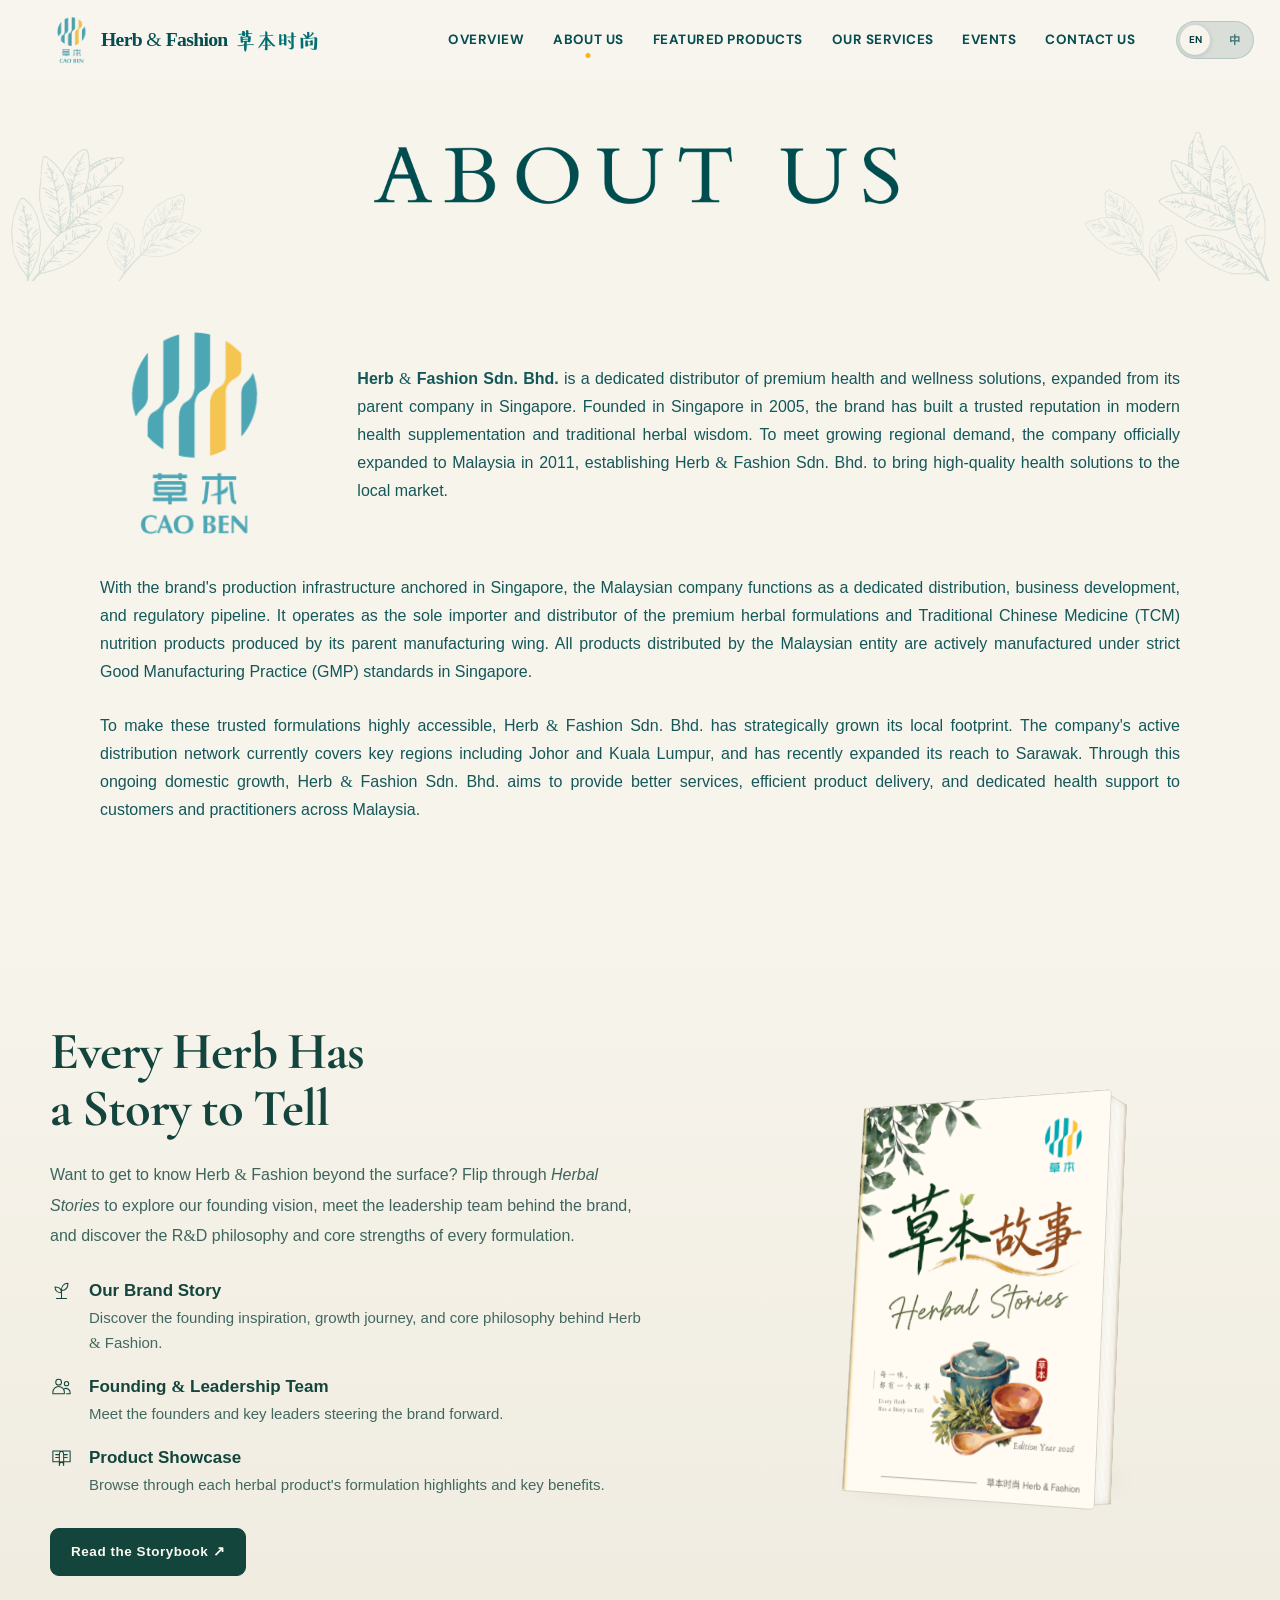
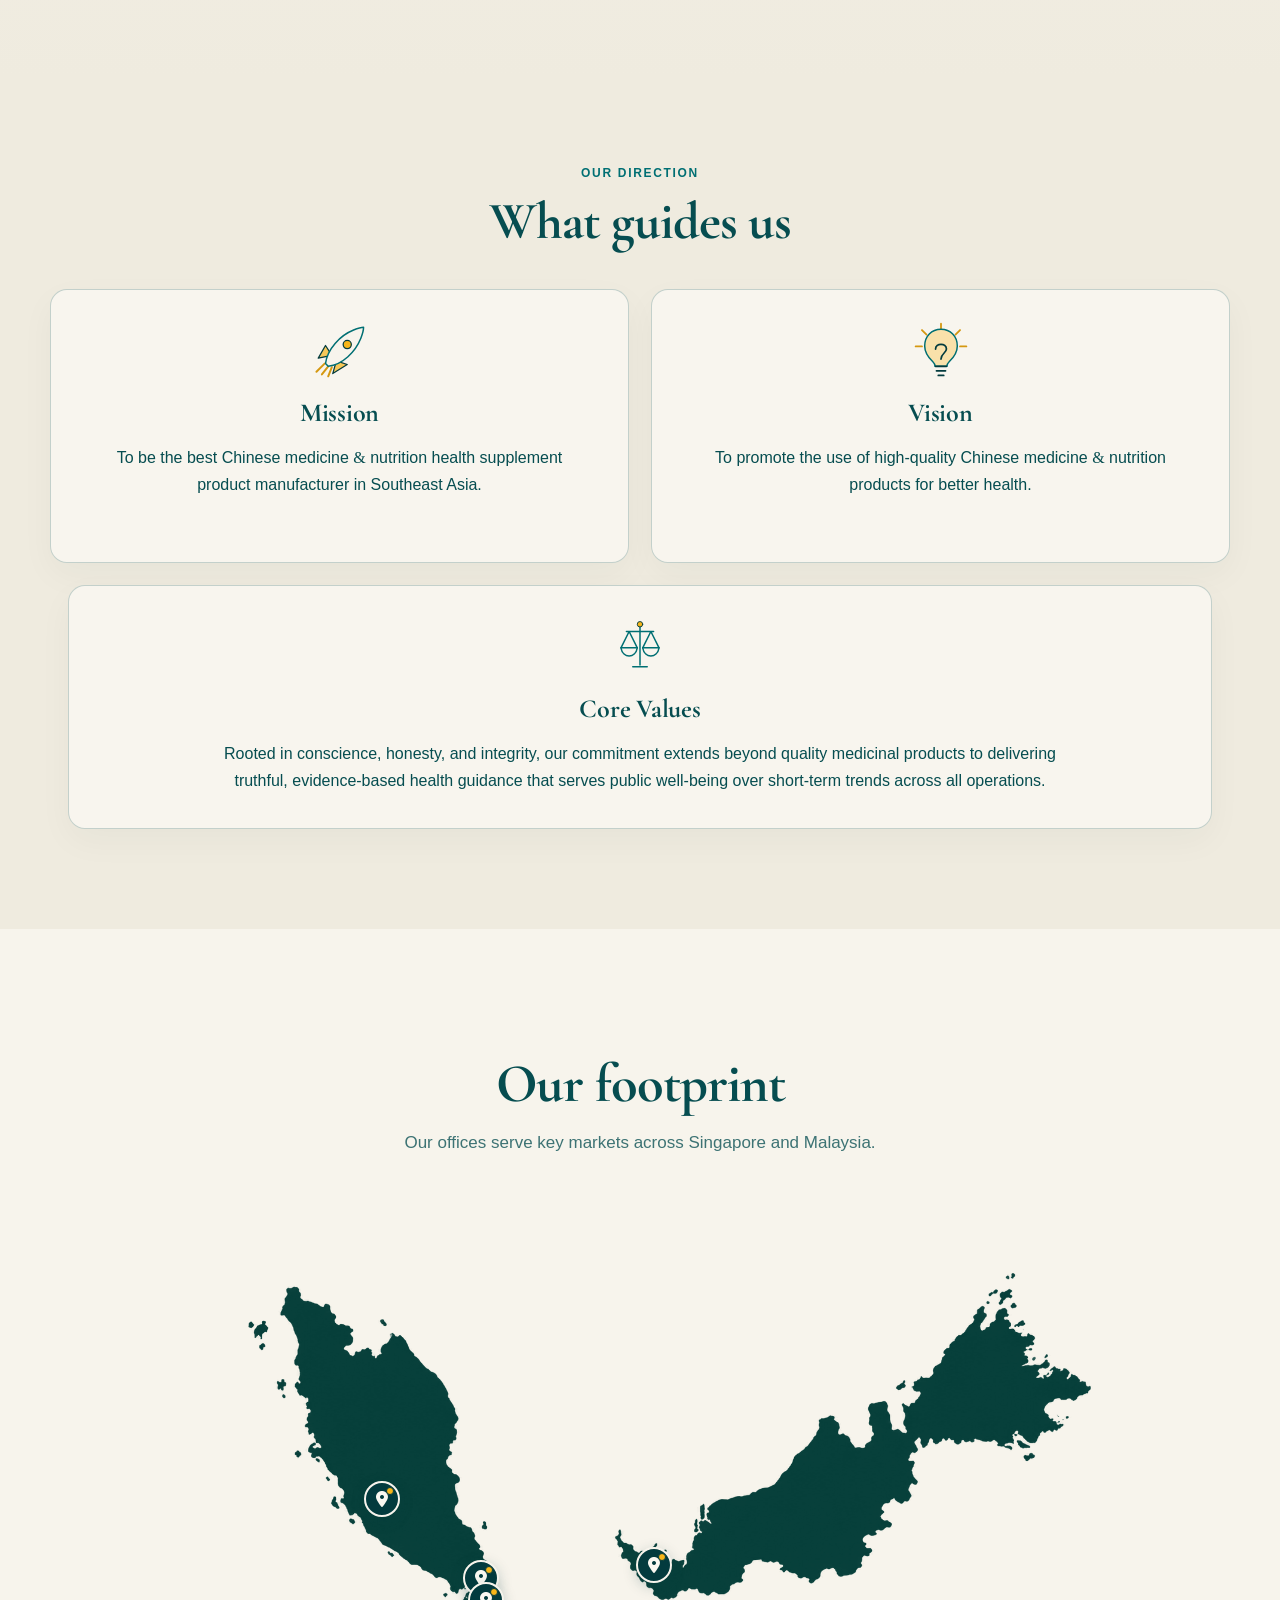
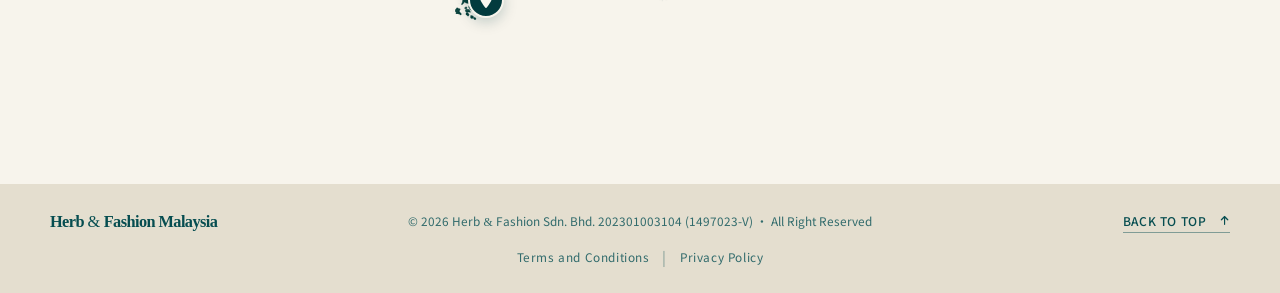
<file: about.html>
<!doctype html>
<html lang="en">
<head>
  <meta charset="UTF-8">
  <meta name="viewport" content="width=device-width, initial-scale=1">
  <meta name="description" content="Discover the roots, purpose and regional presence of Herb & Fashion Sdn. Bhd.">
  <title>Herb and Fashion Malaysia Official Website</title>
  <link rel="icon" type="image/png" href="images/company%20logo.png">
  <link rel="preconnect" href="https://fonts.googleapis.com">
  <link rel="preconnect" href="https://fonts.gstatic.com" crossorigin>
  <link href="https://fonts.googleapis.com/css2?family=Cormorant+Garamond:wght@700&family=DM+Sans:wght@400;500;600;700&family=LXGW+WenKai+TC:wght@400;700&family=Noto+Sans+SC:wght@400;500&family=Playfair+Display:ital,wght@0,600;0,700;1,600&family=Plus+Jakarta+Sans:wght@400;500;600&display=swap" rel="stylesheet">
  <link href="https://fonts.googleapis.com/css2?family=Noto+Serif+SC:wght@500;600;700&display=swap" rel="stylesheet">
  <link rel="stylesheet" href="https://cdnjs.cloudflare.com/ajax/libs/font-awesome/6.7.2/css/all.min.css">
  <link rel="stylesheet" href="css/style.css?v=20261127-contact-footer-fonts">
  <link rel="stylesheet" href="css/page-intro.css">
  <link rel="stylesheet" href="css/about-zh-fonts.css?v=20261123-v1">
  <link rel="stylesheet" href="css/about-english-fonts.css?v=20261127-v1">
  <script src="js/page-intro.js"></script>
</head>
<body id="top" class="about-page">
  <header class="site-header">
    <div class="container nav-wrap">
      <a class="brand" href="index.html" aria-label="Herb &amp; Fashion overview">
        <img class="brand-logo" src="images/company%20logo.png" alt="Cao Ben company logo">
        <span class="brand-name">Herb <span class="plain-amp">&amp;</span> Fashion<span class="brand-chinese" lang="zh-Hans">草本时尚</span></span>
      </a>
      <button class="menu-button" type="button" aria-controls="site-menu" aria-expanded="false">
        <span></span><span></span><span></span><span class="sr-only">Open menu</span>
      </button>
      <nav class="site-menu" id="site-menu" aria-label="Main navigation">
        <a href="index.html">Overview</a>
        <a class="active" aria-current="page" href="about.html">About Us</a>
        <a href="products.html">Featured Products</a>
        <a href="services.html">Our Services</a>
        <a href="events.html">Events</a>
        <a href="index.html#contact">Contact Us</a>
        <button class="language-toggle" type="button" aria-label="Switch language to Chinese" aria-pressed="false" data-language-toggle>
          <span class="language-option language-option-en" aria-hidden="true">EN</span>
          <span class="language-option language-option-zh" aria-hidden="true">中</span>
          <span class="language-toggle-thumb" aria-hidden="true"></span>
        </button>
      </nav>
    </div>
  </header>

  <main>
    <header class="about-banner" aria-labelledby="about-page-title">
      <h1 class="sr-only" id="about-page-title">About Us</h1>
      <img src="images/about us banner.png" data-banner-zh="images/about us chinese banner.png" alt="">
    </header>

    <section class="about-story" aria-label="Our company story">
      <div class="container story-container">
        <div class="story-lead">
          <figure class="story-logo-wrap">
            <img src="images/company%20logo.png" alt="Cao Ben, the Herb &amp; Fashion brand" class="story-logo">
          </figure>
          <div class="story-lead-copy">
            <p class="story-paragraph story-paragraph-lead"><span class="company-name-highlight">Herb <span class="plain-amp">&amp;</span> Fashion Sdn. Bhd.</span> is a dedicated distributor of premium health and wellness solutions, expanded from its parent company in Singapore. Founded in Singapore in 2005, the brand has built a trusted reputation in modern health supplementation and traditional herbal wisdom. To meet growing regional demand, the company officially expanded to Malaysia in 2011, establishing Herb &amp; Fashion Sdn. Bhd. to bring high-quality health solutions to the local market.</p>
          </div>
        </div>

        <p class="story-paragraph story-paragraph-wide">With the brand's production infrastructure anchored in Singapore, the Malaysian company functions as a dedicated distribution, business development, and regulatory pipeline. It operates as the sole importer and distributor of the premium herbal formulations and Traditional Chinese Medicine (TCM) nutrition products produced by its parent manufacturing wing. All products distributed by the Malaysian entity are actively manufactured under strict Good Manufacturing Practice (GMP) standards in Singapore.</p>

        <p class="story-paragraph story-paragraph-inset">To make these trusted formulations highly accessible, Herb &amp; Fashion Sdn. Bhd. has strategically grown its local footprint. The company's active distribution network currently covers key regions including Johor and Kuala Lumpur, and has recently expanded its reach to Sarawak. Through this ongoing domestic growth, Herb &amp; Fashion Sdn. Bhd. aims to provide better services, efficient product delivery, and dedicated health support to customers and practitioners across Malaysia.</p>
      </div>
    </section>

    <section class="about-storybook" aria-labelledby="about-storybook-title">
      <div class="container about-storybook-layout">
        <div class="about-storybook-copy">
          <h2 id="about-storybook-title">
            <span lang="en">Every Herb Has a Story to Tell</span>
            <span lang="zh-Hans">每一味，<br>都有一个故事</span>
          </h2>
          <p class="about-storybook-intro">
            <span lang="en">Want to get to know Herb &amp; Fashion beyond the surface? Flip through <em>Herbal Stories</em> to explore our founding vision, meet the leadership team behind the brand, and discover the R&amp;D philosophy and core strengths of every formulation.</span>
            <span lang="zh-Hans">想更全面地认识草本时尚？翻开《草本故事》，从我们的创立初心与创始团队出发，深入了解每一款产品背后的研发理念与核心特色。</span>
          </p>

          <ul class="about-storybook-highlights">
            <li>
              <svg viewBox="0 0 32 32" aria-hidden="true"><path d="M16 27V14m0 5c-6 0-9-3-9-8 6 0 9 3 9 8Zm0-3c0-6 3-10 9-10 0 6-3 10-9 10Z"/><path d="M9 27h14"/></svg>
              <span><strong lang="en">Our Brand Story</strong><strong lang="zh-Hans">品牌故事</strong><span lang="en">Discover the founding inspiration, growth journey, and core philosophy behind Herb &amp; Fashion.</span><span lang="zh-Hans">了解草本时尚的创立初衷、发展脉络与企业理念</span></span>
            </li>
            <li>
              <svg viewBox="0 0 32 32" aria-hidden="true"><circle cx="12" cy="10" r="4"/><circle cx="23" cy="12" r="3"/><path d="M4 26v-2a8 8 0 0 1 16 0v2Zm16-7a6 6 0 0 1 8 5v2h-5"/></svg>
              <span><strong lang="en">Founding &amp; Leadership Team</strong><strong lang="zh-Hans">创始团队</strong><span lang="en">Meet the founders and key leaders steering the brand forward.</span><span lang="zh-Hans">认识创办人与核心负责人，走近品牌背后的掌舵者</span></span>
            </li>
            <li>
              <svg viewBox="0 0 32 32" aria-hidden="true"><path d="M4 7h10a5 5 0 0 1 5 5v15a5 5 0 0 0-5-5H4Zm24 0H18a5 5 0 0 0-5 5v15a5 5 0 0 1 5-5h10Z"/><path d="M8 12h4m-4 4h4m8-4h4m-4 4h4"/></svg>
              <span><strong lang="en">Product Showcase</strong><strong lang="zh-Hans">产品图鉴</strong><span lang="en">Browse through each herbal product's formulation highlights and key benefits.</span><span lang="zh-Hans">逐一翻阅各款草本产品的配方特色与核心优势</span></span>
            </li>
          </ul>

          <div class="about-storybook-actions">
            <a class="about-storybook-cta" href="https://heyzine.com/flip-book/57ea7b1ab9.html#page/1" target="_blank" rel="noopener noreferrer">
              <span lang="en">Read the Storybook ↗</span>
              <span lang="zh-Hans">在线翻阅故事书 ↗</span>
            </a>
          </div>
        </div>

        <div class="about-storybook-visual">
          <div class="about-storybook-perspective">
            <a class="about-storybook-book-link" href="https://heyzine.com/flip-book/57ea7b1ab9.html#page/1" target="_blank" rel="noopener noreferrer">
              <span class="about-storybook-book" aria-hidden="true">
                <span class="about-storybook-back-cover"></span>
                <span class="about-storybook-page about-storybook-page-top"></span>
                <span class="about-storybook-page about-storybook-page-right"></span>
                <span class="about-storybook-page about-storybook-page-bottom"></span>
                <span class="about-storybook-flyleaf">
                  <img src="images/storybook-inside.png" alt="" width="1410" height="2000" loading="lazy">
                </span>
                <span class="about-storybook-spine">
                  <span lang="en">HERBAL STORIES 2026</span>
                  <span lang="zh-Hans">草本故事 2026</span>
                </span>
                <span class="about-storybook-cover">
                  <img src="images/storybook-cover.png" alt="" width="1410" height="2000" loading="lazy">
                </span>
              </span>
              <span class="sr-only">
                <span lang="en">Open Herbal Stories in a new tab</span>
                <span lang="zh-Hans">在新标签页打开《草本故事》</span>
              </span>
            </a>
            <span class="about-storybook-badge" aria-hidden="true">
              <span lang="en">Click to Read E-Book</span>
              <span lang="zh-Hans">点击翻阅电子书</span>
            </span>
          </div>
        </div>
      </div>
    </section>

    <section class="about-purpose" aria-labelledby="purpose-title">
      <div class="container">
        <header class="about-section-heading">
          <p class="eyebrow">OUR DIRECTION</p>
          <h2 id="purpose-title">What guides us</h2>
        </header>
        <div class="purpose-grid">
          <article class="purpose-card">
            <svg class="purpose-icon icon-mission" viewBox="0 0 64 64" aria-hidden="true">
              <g class="rocket-flame"><path d="m15 47-9 9M19 50l-7 9M23 51l-4 10"></path></g>
              <path class="rocket-fin" d="m23 38-15 3 8-14Z"></path>
              <path class="rocket-fin" d="m28 44-4 14 16-10Z"></path>
              <path class="rocket-body" d="M16 47c2-16 16-31 31-37 5-2 9-3 11-3 0 3-1 7-3 12-6 15-20 29-36 31Z"></path>
              <circle class="rocket-window" cx="40" cy="26" r="4.5"></circle>
            </svg>
            <h3>Mission</h3>
            <p>To be the best Chinese medicine <span class="plain-amp">&amp;</span> nutrition health supplement product manufacturer in Southeast Asia.</p>
          </article>

          <article class="purpose-card">
            <svg class="purpose-icon icon-vision" viewBox="0 0 64 64" aria-hidden="true">
              <path class="bulb-rays" d="M32 3v6M11 10l5 5M53 10l-5 5M4 28h7M53 28h7"></path>
              <path class="bulb-glass" d="M32 9c-10.5 0-18 7.8-18 18.5 0 7.5 3.8 12.5 9 17.4 1.5 1.4 2.3 3.3 2.5 5.1h13c.2-1.8 1-3.7 2.5-5.1 5.2-4.9 9-9.9 9-17.4C50 16.8 42.5 9 32 9Z"></path>
              <path class="bulb-filament" d="M26 31c0-7 12-7 12 0 0 4-6 5-6 11M26 50h12M27 55h10M29 60h6"></path>
            </svg>
            <h3>Vision</h3>
            <p>To promote the use of high-quality Chinese medicine <span class="plain-amp">&amp;</span> nutrition products for better health.</p>
          </article>

          <article class="purpose-card purpose-card-values">
            <svg class="purpose-icon icon-values" viewBox="0 0 64 64" aria-hidden="true">
              <path d="M32 8v45M17 16h30M20 16l-9 18h18L20 16ZM44 16l-9 18h18L44 16ZM24 55h16"></path>
              <path d="M11 34c1 6 5 9 9 9s8-3 9-9M35 34c1 6 5 9 9 9s8-3 9-9"></path>
              <circle class="icon-accent" cx="32" cy="8" r="3"></circle>
            </svg>
            <h3>Core Values</h3>
            <p>Rooted in conscience, honesty, and integrity, our commitment extends beyond quality medicinal products to delivering truthful, evidence-based health guidance that serves public well-being over short-term trends across all operations.</p>
          </article>
        </div>
      </div>
    </section>

    <section class="about-footprint" aria-labelledby="footprint-title">
      <div class="container">
        <header class="about-section-heading footprint-heading">
          <p class="eyebrow"><span aria-hidden="true"></span></p>
          <h2 id="footprint-title" tabindex="-1">Our footprint</h2>
          <p>Our offices serve key markets across Singapore and Malaysia.</p>
        </header>

        <div class="map-board" aria-label="Map of Malaysia and Singapore with four office locations">
          <img class="company-map" src="images/company%20map%20transparent.png" alt="Map outline of Peninsular Malaysia, Singapore and East Malaysia">

          <div class="map-location location-selangor" data-location data-map-lat="3.03598" data-map-lng="101.76282">
            <button class="location-marker" type="button" aria-label="Selangor office address" aria-expanded="false" aria-controls="address-selangor">
              <i class="fa-solid fa-location-dot" aria-hidden="true"></i><span class="sr-only">Selangor</span>
            </button>
            <div class="location-card" id="address-selangor" role="region" aria-label="Selangor office address">
              <button class="location-close" type="button" aria-label="Close address"><i class="fa-solid fa-xmark" aria-hidden="true"></i></button>
              <p class="location-country">MALAYSIA · SELANGOR</p><h3>Cheras</h3>
              <p>169-1, Jalan Dataran Cheras 9, Dataran Perniagaan Cheras (Cheras Traders Square), 43200 Cheras, Selangor, Malaysia.</p>
            </div>
          </div>

          <div class="map-location location-johor" data-location data-map-lat="1.44104" data-map-lng="103.61631">
            <button class="location-marker" type="button" aria-label="Johor Bahru office address" aria-expanded="false" aria-controls="address-johor">
              <i class="fa-solid fa-location-dot" aria-hidden="true"></i><span class="sr-only">Johor Bahru</span>
            </button>
            <div class="location-card" id="address-johor" role="region" aria-label="Johor Bahru office address">
              <button class="location-close" type="button" aria-label="Close address"><i class="fa-solid fa-xmark" aria-hidden="true"></i></button>
              <p class="location-country">MALAYSIA · JOHOR</p><h3>Johor Bahru</h3>
              <p>Block A 04-40, Eko Galleria, Jalan Eko Botani 3, Taman Eko Botani, 79100, Iskandar Puteri, Johor, Malaysia.</p>
            </div>
          </div>

          <div class="map-location location-singapore" data-location data-map-lat="1.33597" data-map-lng="103.88462">
            <button class="location-marker" type="button" aria-label="Singapore office address" aria-expanded="false" aria-controls="address-singapore">
              <i class="fa-solid fa-location-dot" aria-hidden="true"></i><span class="sr-only">Singapore</span>
            </button>
            <div class="location-card" id="address-singapore" role="region" aria-label="Singapore office address">
              <button class="location-close" type="button" aria-label="Close address"><i class="fa-solid fa-xmark" aria-hidden="true"></i></button>
              <p class="location-country">SINGAPORE</p><h3>Singapore</h3>
              <p>62 Burn Rd, #05-01, Singapore 369976.</p>
            </div>
          </div>

          <div class="map-location location-kuching" data-location data-map-lat="1.51159" data-map-lng="110.35481">
            <button class="location-marker" type="button" aria-label="Kuching office address" aria-expanded="false" aria-controls="address-kuching">
              <i class="fa-solid fa-location-dot" aria-hidden="true"></i><span class="sr-only">Kuching</span>
            </button>
            <div class="location-card" id="address-kuching" role="region" aria-label="Kuching office address">
              <button class="location-close" type="button" aria-label="Close address"><i class="fa-solid fa-xmark" aria-hidden="true"></i></button>
              <p class="location-country">MALAYSIA · SARAWAK</p><h3>Kuching</h3>
              <p>Parent Lot 3257, Block 16, Sublot 25, 2nd Floor, Gala City, Jalan Tun Jugah, 93350 Kuching, Sarawak, Malaysia.</p>
            </div>
          </div>
        </div>
      </div>
    </section>
  </main>

  <footer class="site-footer">
    <div class="container footer-content">
      <a class="footer-wordmark" href="index.html">Herb <span class="plain-amp">&amp;</span> Fashion <span class="footer-country">Malaysia</span></a>
      <p>© 2026 Herb <span class="plain-amp">&amp;</span> Fashion Sdn. Bhd. 202301003104 (1497023-V) · All Right Reserved</p>
      <a class="back-to-top" href="#top">Back to top <i class="fa-solid fa-arrow-up" aria-hidden="true"></i></a>
    </div>
  <div class="container footer-legal-links" aria-label="Legal information">
  <a href="documents/terms-and-conditions-en.pdf" data-legal-link data-pdf-en="documents/terms-and-conditions-en.pdf" data-pdf-zh="documents/terms-and-conditions-zh.pdf">Terms and Conditions</a>
  <span class="footer-legal-divider" aria-hidden="true">|</span>
  <a href="documents/privacy-policy-en.pdf" data-legal-link data-pdf-en="documents/privacy-policy-en.pdf" data-pdf-zh="documents/privacy-policy-zh.pdf">Privacy Policy</a>
</div>
  </footer>
  <script src="js/script.js?v=20261120-about-storybook-v1"></script>
</body>
</html>
</file>
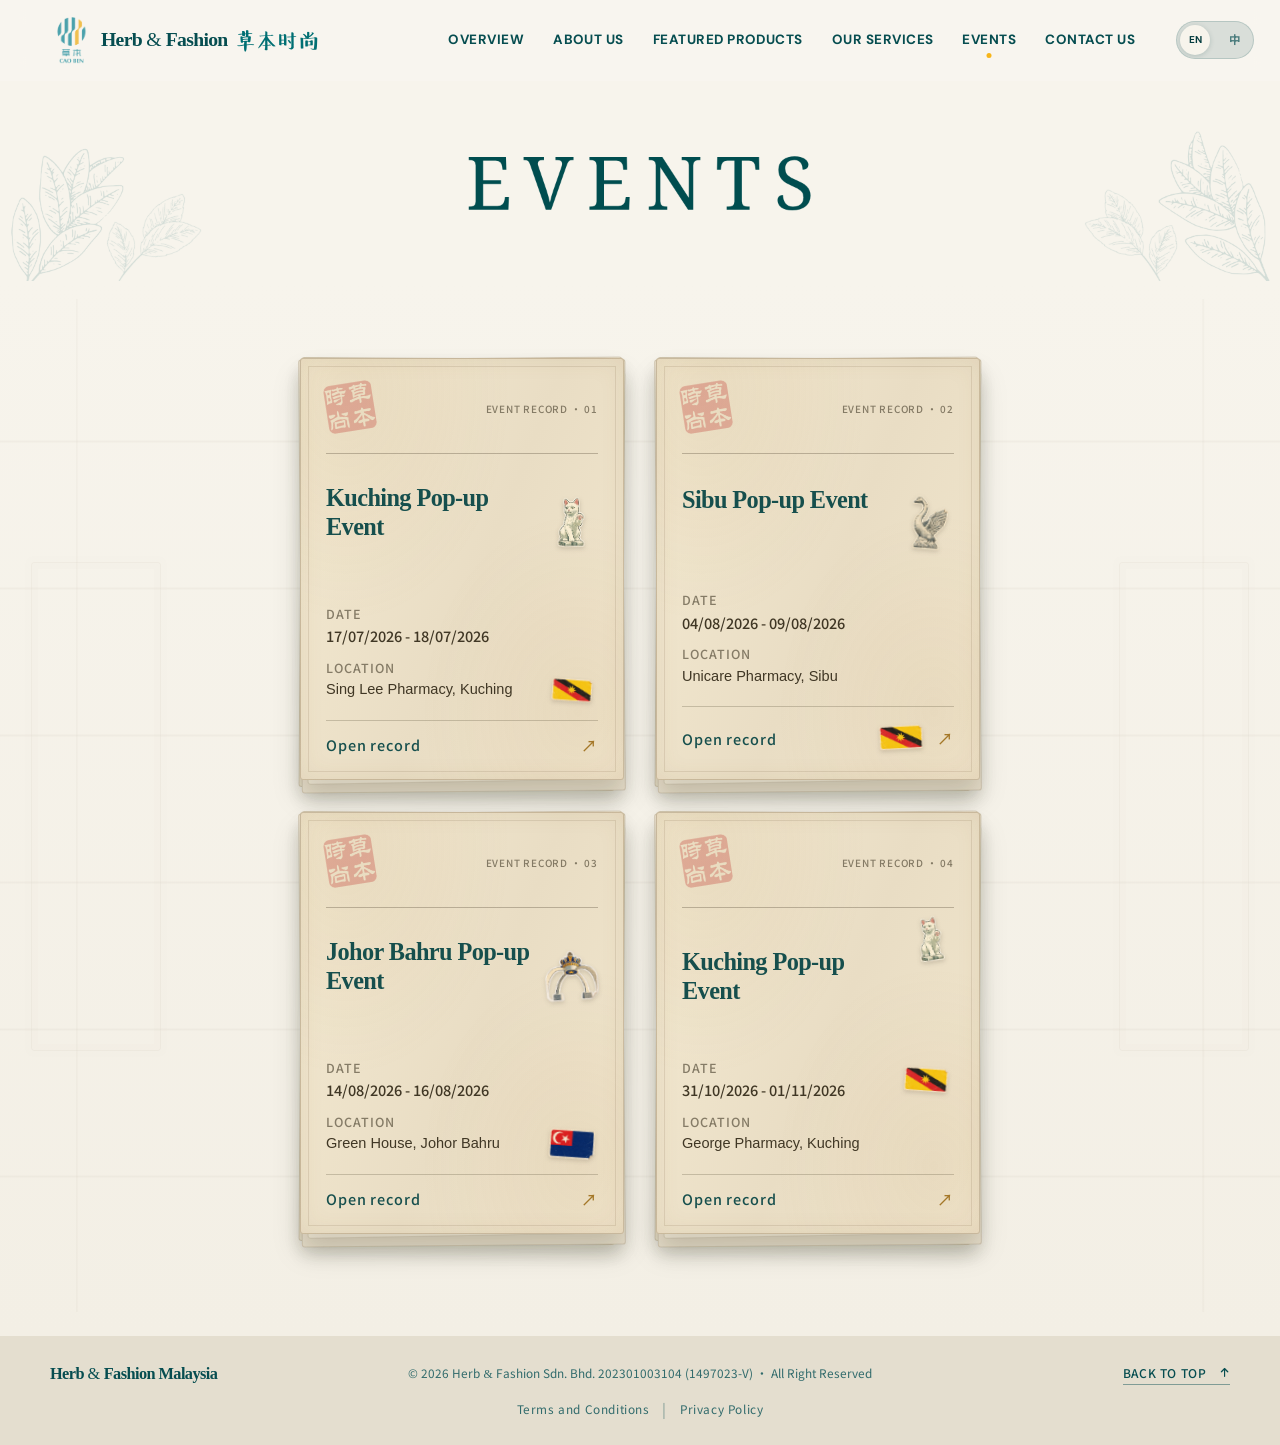
<file: events.html>
<!doctype html>
<html lang="en">
<head>
  <meta charset="UTF-8">
  <meta name="viewport" content="width=device-width, initial-scale=1">
  <meta name="description" content="Events by Herb & Fashion.">
  <title>Herb and Fashion Malaysia Official Website</title>
  <link rel="icon" type="image/png" href="images/company%20logo.png">
  <link rel="preconnect" href="https://fonts.googleapis.com">
  <link rel="preconnect" href="https://fonts.gstatic.com" crossorigin>
  <link href="https://fonts.googleapis.com/css2?family=DM+Sans:wght@400;500;600;700&family=LXGW+WenKai+TC:wght@400;700&family=Noto+Sans+SC:wght@400;500&family=Noto+Serif+SC:wght@600&family=Playfair+Display:ital,wght@0,600;0,700;1,600&display=swap" rel="stylesheet">
  <link rel="stylesheet" href="https://cdnjs.cloudflare.com/ajax/libs/font-awesome/6.7.2/css/all.min.css">
  <link rel="stylesheet" href="css/style.css?v=20261127-contact-footer-fonts">
  <link rel="stylesheet" href="css/events.css">
  <link rel="stylesheet" href="css/page-intro.css">
  <script src="js/page-intro.js"></script>
</head>
<body id="top">
  <header class="site-header">
    <div class="container nav-wrap">
      <a class="brand" href="index.html" aria-label="Herb & Fashion overview">
        <img class="brand-logo" src="images/company logo.png" alt="Herb & Fashion company logo">
        <span class="brand-name">Herb <span class="plain-amp">&amp;</span> Fashion<span class="brand-chinese" lang="zh-Hans">草本时尚</span></span>
      </a>
      <button class="menu-button" type="button" aria-controls="site-menu" aria-expanded="false">
        <span></span><span></span><span></span><span class="sr-only">Open menu</span>
      </button>
      <nav class="site-menu" id="site-menu" aria-label="Main navigation">
        <a href="index.html">Overview</a>
        <a href="about.html">About Us</a>
        <a href="products.html">Featured Products</a>
        <a href="services.html">Our Services</a>
        <a class="active" aria-current="page" href="events.html">Events</a>
        <a href="index.html#contact">Contact Us</a>
        <button class="language-toggle" type="button" aria-label="Switch language to Chinese" aria-pressed="false" data-language-toggle>
          <span class="language-option language-option-en" aria-hidden="true">EN</span>
          <span class="language-option language-option-zh" aria-hidden="true">中</span>
          <span class="language-toggle-thumb" aria-hidden="true"></span>
        </button>
      </nav>
    </div>
  </header>

  <main>
    <header class="about-banner events-banner" aria-labelledby="events-page-title">
      <h1 class="sr-only" id="events-page-title">Events</h1>
      <img src="images/event%20banner.png" data-banner-zh="images/event chinese banner.png" alt="" width="1920" height="300">
    </header>

    <section class="events-stage" aria-label="Event records">
      <div class="events-cabinet-lines" aria-hidden="true"></div>
      <div class="container events-stage-inner">
        <button class="prescription-cover" id="open-kuching-record" data-record-target="kuching-record" type="button" aria-expanded="false" aria-controls="kuching-record">
          <span class="prescription-cover-inner">
            <span class="prescription-cover-top">
              <img class="cover-seal" src="images/event/stickers/草本时尚印章.png" alt="" aria-hidden="true">
              <span class="prescription-index"><span lang="en">EVENT RECORD · 01</span><span lang="zh-Hans">活动档案 · 01</span></span>
            </span>
            <span class="prescription-cover-rule" aria-hidden="true"></span>
            <span class="prescription-cover-title-row">
              <span class="prescription-cover-title" lang="en">Kuching Pop-up Event</span>
              <span class="prescription-cover-title-zh" lang="zh-Hans">古晋快闪活动</span>
              <span class="cover-sticker-inline cover-sticker-title" aria-hidden="true"><img src="images/event/stickers/vintage-waving-cat.png" alt=""></span>
            </span>
            <span class="prescription-cover-meta">
              <span class="cover-meta-entry">
                <span class="cover-meta-label"><span lang="en">DATE</span><span lang="zh-Hans">日期</span></span>
                <span class="cover-meta-value">17/07/2026 - 18/07/2026</span>
              </span>
              <span class="cover-meta-entry cover-meta-location">
                <span class="cover-meta-label"><span lang="en">LOCATION</span><span lang="zh-Hans">地点</span></span>
                <span class="cover-meta-value-row">
                  <span lang="en">Sing Lee Pharmacy, Kuching</span>
                  <span lang="zh-Hans">古晋信利西药行</span>
                  <span class="cover-sticker-inline cover-sticker-location" aria-hidden="true"><img src="images/event/stickers/sarawak-flag.png" alt=""></span>
                </span>
              </span>
            </span>
            <span class="prescription-cover-open">
              <span lang="en">Open record</span><span lang="zh-Hans">查看内容</span><span aria-hidden="true">↗</span>
            </span>
          </span>
          <span class="cover-fold-edge cover-fold-edge-one" aria-hidden="true"></span>
          <span class="cover-fold-edge cover-fold-edge-two" aria-hidden="true"></span>
        </button>

        <button class="prescription-cover prescription-cover-sibu" id="open-sibu-record" data-record-target="sibu-record" type="button" aria-expanded="false" aria-controls="sibu-record">
          <span class="prescription-cover-inner">
            <span class="prescription-cover-top">
              <img class="cover-seal" src="images/event/stickers/草本时尚印章.png" alt="" aria-hidden="true">
              <span class="prescription-index"><span lang="en">EVENT RECORD · 02</span><span lang="zh-Hans">活动档案 · 02</span></span>
            </span>
            <span class="prescription-cover-rule" aria-hidden="true"></span>
            <span class="prescription-cover-title-row">
              <span class="prescription-cover-title" lang="en">Sibu Pop-up Event</span>
              <span class="prescription-cover-title-zh" lang="zh-Hans">诗巫快闪活动</span>
              <span class="cover-sticker-inline cover-sticker-title cover-sticker-swan" aria-hidden="true"><img src="images/event/stickers/vintage-swan.png" alt=""></span>
            </span>
            <span class="prescription-cover-meta">
              <span class="cover-meta-entry">
                <span class="cover-meta-label"><span lang="en">DATE</span><span lang="zh-Hans">日期</span></span>
                <span class="cover-meta-value">04/08/2026 - 09/08/2026</span>
              </span>
              <span class="cover-meta-entry cover-meta-location">
                <span class="cover-meta-label"><span lang="en">LOCATION</span><span lang="zh-Hans">地点</span></span>
                <span class="cover-meta-value-row">
                  <span lang="en">Unicare Pharmacy, Sibu</span>
                  <span lang="zh-Hans">诗巫各大康民药剂行</span>
                </span>
              </span>
            </span>
            <span class="prescription-cover-open">
              <span lang="en">Open record</span><span lang="zh-Hans">查看内容</span>
              <span class="cover-sticker-inline cover-sticker-open-flag" aria-hidden="true"><img src="images/event/stickers/sarawak-flag.png" alt=""></span>
              <span aria-hidden="true">↗</span>
            </span>
          </span>
          <span class="cover-fold-edge cover-fold-edge-one" aria-hidden="true"></span>
          <span class="cover-fold-edge cover-fold-edge-two" aria-hidden="true"></span>
        </button>

        <button class="prescription-cover prescription-cover-johor" id="open-johor-record" data-record-target="johor-record" type="button" aria-expanded="false" aria-controls="johor-record">
          <span class="prescription-cover-inner">
            <span class="prescription-cover-top">
              <img class="cover-seal" src="images/event/stickers/草本时尚印章.png" alt="" aria-hidden="true">
              <span class="prescription-index"><span lang="en">EVENT RECORD · 03</span><span lang="zh-Hans">活动档案 · 03</span></span>
            </span>
            <span class="prescription-cover-rule" aria-hidden="true"></span>
            <span class="prescription-cover-title-row">
              <span class="prescription-cover-title" lang="en">Johor Bahru Pop-up Event</span>
              <span class="prescription-cover-title-zh" lang="zh-Hans">新山快闪活动</span>
              <span class="cover-sticker-inline cover-sticker-title cover-sticker-arch" aria-hidden="true"><img src="images/event/stickers/johor-arch.png" alt=""></span>
            </span>
            <span class="prescription-cover-meta">
              <span class="cover-meta-entry">
                <span class="cover-meta-label"><span lang="en">DATE</span><span lang="zh-Hans">日期</span></span>
                <span class="cover-meta-value">14/08/2026 - 16/08/2026</span>
              </span>
              <span class="cover-meta-entry cover-meta-location">
                <span class="cover-meta-label"><span lang="en">LOCATION</span><span lang="zh-Hans">地点</span></span>
                <span class="cover-meta-value-row">
                  <span lang="en">Green House, Johor Bahru</span>
                  <span lang="zh-Hans">新山恩粮坊</span>
                  <span class="cover-sticker-inline cover-sticker-location" aria-hidden="true"><img src="images/event/stickers/johor-flag.png" alt=""></span>
                </span>
              </span>
            </span>
            <span class="prescription-cover-open">
              <span lang="en">Open record</span><span lang="zh-Hans">查看内容</span><span aria-hidden="true">↗</span>
            </span>
          </span>
          <span class="cover-fold-edge cover-fold-edge-one" aria-hidden="true"></span>
          <span class="cover-fold-edge cover-fold-edge-two" aria-hidden="true"></span>
        </button>
        <button class="prescription-cover prescription-cover-george" id="open-george-record" data-record-target="george-record" type="button" aria-expanded="false" aria-controls="george-record">
          <span class="prescription-cover-inner">
            <span class="prescription-cover-top">
              <img class="cover-seal" src="images/event/stickers/草本时尚印章.png" alt="" aria-hidden="true">
              <span class="prescription-index"><span lang="en">EVENT RECORD · 04</span><span lang="zh-Hans">活动档案 · 04</span></span>
            </span>
            <span class="prescription-cover-rule" aria-hidden="true"></span>
            <span class="cover-sticker-inline cover-sticker-record-cat" aria-hidden="true"><img src="images/event/stickers/vintage-waving-cat.png" alt=""></span>
            <span class="prescription-cover-title-row">
              <span class="prescription-cover-title" lang="en">Kuching Pop-up Event</span>
              <span class="prescription-cover-title-zh" lang="zh-Hans">古晋快闪活动</span>
            </span>
            <span class="prescription-cover-meta">
              <span class="cover-meta-entry cover-meta-date-entry">
                <span class="cover-meta-label"><span lang="en">DATE</span><span lang="zh-Hans">日期</span></span>
                <span class="cover-meta-value">31/10/2026 - 01/11/2026</span>
                <span class="cover-sticker-inline cover-sticker-date" aria-hidden="true"><img src="images/event/stickers/sarawak-flag.png" alt=""></span>
              </span>
              <span class="cover-meta-entry cover-meta-location">
                <span class="cover-meta-label"><span lang="en">LOCATION</span><span lang="zh-Hans">地点</span></span>
                <span class="cover-meta-value-row">
                  <span lang="en">George Pharmacy, Kuching</span>
                  <span lang="zh-Hans">古晋乔治药剂行</span>
                </span>
              </span>
            </span>
            <span class="prescription-cover-open">
              <span lang="en">Open record</span><span lang="zh-Hans">查看内容</span><span aria-hidden="true">↗</span>
            </span>
          </span>
          <span class="cover-fold-edge cover-fold-edge-one" aria-hidden="true"></span>
          <span class="cover-fold-edge cover-fold-edge-two" aria-hidden="true"></span>
        </button>
      </div>
    </section>

    <div class="event-record-overlay" id="kuching-record" data-event-record-overlay hidden>
      <article class="event-record-spread" role="dialog" aria-modal="true" aria-labelledby="kuching-record-title">
        <button class="event-record-close" type="button" aria-label="Close event record"><span aria-hidden="true">×</span><span lang="en">Close</span><span lang="zh-Hans">关闭</span></button>
        <div class="event-paper-panels event-paper-panels-gallery event-paper-panels-kuching">
          <section class="event-paper-summary">
            <div class="event-paper-heading">
              <p class="event-paper-kicker"><span lang="en">Herb and Fashion</span><span lang="zh-Hans">草本时尚</span></p>
              <h2 id="kuching-record-title"><span lang="en">Kuching Pop-up Event</span><span class="event-title-zh" lang="zh-Hans">古晋快闪活动</span></h2>
              <p class="event-paper-meta"><span lang="en">17/07/2026 - 18/07/2026 · Sing Lee Pharmacy, Kuching</span><span lang="zh-Hans">17/07/2026 - 18/07/2026 · 古晋信利西药行</span></p>
            </div>
            <div class="event-description-block">
              <p lang="en">This two-day health event, hosted at Sing Lee Pharmacy in Kuching, integrates modern technology with Traditional Chinese Medicine. The event features a smart automated device to provide consumers with quick and complimentary "smart TCM pulse reading" services. Once the reading is complete, on-site personnel will analyze the generated computer data to conduct a one-on-one explanation of the 9 TCM Body Constitutions, providing targeted lifestyle and wellness recommendations.</p>
              <p lang="zh-Hans">本活动为期两天，特别驻扎于古晋信利西药行（Sing Lee Pharmacy），是一场结合现代科技与传统中医的健康体验活动。活动现场配备智能自动把脉仪，专门为消费者提供免费且快捷的“智能中医把脉”服务。把脉完成后，现场人员将分析生成的电脑数据，进行一对一的中医九大体质讲解，并提供针对性的日常养生与健康建议。</p>
            </div>
            <img class="event-company-logo" src="images/company logo.png" alt="Herb & Fashion company logo">
          </section>
          <section class="event-paper-panel">
            <figure class="event-photo event-photo-gallery event-photo-gallery-lead has-tape tape-top-left"><img src="images/event/singlee/optimized/IMG_8835.jpg" alt="A visitor receiving a smart TCM wellness reading at Sing Lee Pharmacy" data-alt-zh="访客在信利西药行体验智能中医健康检测" loading="lazy"></figure>
            <figure class="event-photo event-photo-gallery event-photo-gallery-small"><img src="images/event/singlee/optimized/IMG_8778.jpg" alt="A staff member guiding a visitor through the in-store wellness activity" data-alt-zh="工作人员为访客讲解驻店健康体验活动" loading="lazy"></figure>
            <figure class="event-photo event-photo-gallery event-photo-gallery-wide has-tape tape-bottom-right"><img src="images/event/singlee/optimized/IMG_8813.jpg" alt="A visitor taking part in a one-to-one wellness consultation" data-alt-zh="访客参与一对一健康咨询" loading="lazy"></figure>
          </section>
          <section class="event-paper-panel">
            <figure class="event-photo event-photo-gallery event-photo-gallery-wide"><img src="images/event/singlee/optimized/IMG_8822.jpg" alt="A visitor learning about the wellness assessment results" data-alt-zh="访客了解健康检测结果" loading="lazy"></figure>
            <figure class="event-photo event-photo-gallery event-photo-gallery-small has-tape tape-top-left"><img src="images/event/singlee/optimized/IMG_8841.jpg" alt="A one-to-one consultation during the Kuching activation" data-alt-zh="古晋驻店活动中的一对一咨询" loading="lazy"></figure>
            <figure class="event-photo event-photo-gallery event-photo-gallery-wide"><img src="images/event/singlee/optimized/IMG_8842.jpg" alt="Visitors speaking with staff at the event" data-alt-zh="活动现场访客与工作人员交流" loading="lazy"></figure>
          </section>
          <section class="event-paper-panel">
            <figure class="event-photo event-photo-gallery event-photo-gallery-lead has-tape tape-bottom-right"><img src="images/event/singlee/optimized/IMG_8772.jpg" alt="Visitors taking part in the free smart TCM pulse reading service" data-alt-zh="访客体验免费的智能中医把脉服务" loading="lazy"></figure>
            <figure class="event-photo event-photo-gallery event-photo-gallery-small"><img src="images/event/singlee/optimized/IMG_8846.jpg" alt="A visitor receiving guidance from the event team" data-alt-zh="访客接受活动工作人员的健康建议" loading="lazy"></figure>
            <figure class="event-photo event-photo-gallery event-photo-gallery-wide"><img src="images/event/singlee/optimized/IMG_8854.jpeg" alt="A smart wellness consultation shared with the local community" data-alt-zh="工作人员为当地社区访客提供智能健康咨询" loading="lazy"></figure>
            <figure class="event-photo event-photo-gallery event-photo-gallery-wide"><img src="images/event/singlee/optimized/IMG_8867.jpeg" alt="A visitor completing the in-store wellness assessment" data-alt-zh="访客完成驻店健康检测" loading="lazy"></figure>
          </section>
        </div>
        <div class="event-cover-flap" aria-hidden="true"><img class="cover-seal" src="images/event/stickers/草本时尚印章.png" alt=""><span class="cover-flap-title"><span lang="en">Kuching Pop-up Event</span><span lang="zh-Hans">古晋快闪活动</span></span><span>17/07/2026 - 18/07/2026</span><span lang="en">Sing Lee Pharmacy · Kuching</span><span lang="zh-Hans">古晋信利西药行</span></div>
      </article>
    </div>

    <div class="event-record-overlay" id="sibu-record" data-event-record-overlay hidden>
      <article class="event-record-spread" role="dialog" aria-modal="true" aria-labelledby="sibu-record-title">
        <button class="event-record-close" type="button" aria-label="Close event record"><span aria-hidden="true">×</span><span lang="en">Close</span><span lang="zh-Hans">关闭</span></button>
        <div class="event-paper-panels event-paper-panels-gallery event-paper-panels-sibu">
          <section class="event-paper-summary">
            <div class="event-paper-heading">
              <p class="event-paper-kicker"><span lang="en">Herb and Fashion</span><span lang="zh-Hans">草本时尚</span></p>
              <h2 id="sibu-record-title"><span lang="en">Sibu Pop-up Event</span><span class="event-title-zh" lang="zh-Hans">诗巫快闪活动</span></h2>
              <p class="event-paper-meta"><span lang="en">04/08/2026 - 09/08/2026 · Unicare Pharmacy, Sibu</span><span lang="zh-Hans">04/08/2026 - 09/08/2026 · 诗巫各大康民药剂行</span></p>
            </div>
            <div class="event-description-block">
              <p lang="en">This 6-day health roadshow is held across various Unicare Pharmacy branches in Sibu (including CSH, Unicity, Townsquare, Wonderful, Teku, and Hanns). The event features a smart automated device to provide consumers with quick "smart TCM pulse reading" services. Once the reading is complete, on-site personnel will analyze the generated computer data to conduct a one-on-one explanation of the 9 TCM Body Constitutions. Based on individual health conditions, our staff will then recommend the most suitable health products and wellness solutions for the consumers.</p>
              <p lang="zh-Hans">本活动为期6天，于诗巫（Sibu）各大康民药剂行（包括 CSH、Unicity、Townsquare、Wonderful、Teku 及 Hanns 分行）巡回开展。活动现场配备智能自动把脉仪，专门为消费者提供快捷的“智能中医把脉”服务。把脉完成后，现场人员将分析生成的电脑数据，进行一对一的中医九大体质讲解，并根据个人的具体体质状况，为消费者建议最适合的健康产品与养生方案。</p>
            </div>
            <img class="event-company-logo" src="images/company logo.png" alt="Herb & Fashion company logo">
          </section>
          <section class="event-paper-panel">
            <figure class="event-photo event-photo-gallery event-photo-gallery-lead has-tape tape-top-left"><img src="images/event/unicare/optimized/1.jpg" alt="A visitor using the smart TCM diagnostic device" data-alt-zh="访客使用智能中医诊断仪" loading="lazy"></figure>
            <figure class="event-photo event-photo-gallery event-photo-gallery-small"><img src="images/event/unicare/optimized/2.jpg" alt="Staff explaining the wellness service to a pharmacy visitor" data-alt-zh="工作人员向药剂行访客介绍健康服务" loading="lazy"></figure>
            <figure class="event-photo event-photo-gallery event-photo-gallery-small"><img src="images/event/unicare/optimized/3.jpg" alt="A staff member assisting with a smart health assessment" data-alt-zh="工作人员协助进行智能健康检测" loading="lazy"></figure>
            <figure class="event-photo event-photo-gallery event-photo-gallery-small"><img src="images/event/unicare/optimized/4.jpg" alt="A team member reviewing assessment results with a visitor" data-alt-zh="工作人员与访客查看检测结果" loading="lazy"></figure>
            <figure class="event-photo event-photo-gallery event-photo-gallery-small has-tape tape-bottom-right"><img src="images/event/unicare/optimized/5.jpg" alt="A visitor receiving a smart TCM pulse reading" data-alt-zh="访客体验智能中医把脉" loading="lazy"></figure>
          </section>
          <section class="event-paper-panel">
            <figure class="event-photo event-photo-gallery event-photo-gallery-lead"><img src="images/event/unicare/optimized/6.jpg" alt="A one-to-one wellness consultation at the pharmacy" data-alt-zh="药剂行内的一对一健康咨询" loading="lazy"></figure>
            <figure class="event-photo event-photo-gallery event-photo-gallery-small has-tape tape-bottom-right"><img src="images/event/unicare/optimized/7.jpg" alt="Staff guiding a visitor through the diagnostic process" data-alt-zh="工作人员引导访客完成检测流程" loading="lazy"></figure>
            <figure class="event-photo event-photo-gallery event-photo-gallery-small has-tape tape-top-left"><img src="images/event/unicare/optimized/8.jpg" alt="An older visitor taking part in a health assessment" data-alt-zh="年长访客参与健康检测" loading="lazy"></figure>
            <figure class="event-photo event-photo-gallery event-photo-gallery-small"><img src="images/event/unicare/optimized/9.jpg" alt="A staff member discussing wellness information with a visitor" data-alt-zh="工作人员与访客讲解健康资讯" loading="lazy"></figure>
            <figure class="event-photo event-photo-gallery event-photo-gallery-small"><img src="images/event/unicare/optimized/10.jpg" alt="A pharmacy visitor learning about the wellness device" data-alt-zh="药剂行访客了解健康检测仪" loading="lazy"></figure>
          </section>
          <section class="event-paper-panel">
            <figure class="event-photo event-photo-gallery event-photo-gallery-lead has-tape tape-top-left"><img src="images/event/unicare/optimized/11.jpg" alt="An older visitor receiving a wellness consultation" data-alt-zh="年长访客接受健康咨询" loading="lazy"></figure>
            <figure class="event-photo event-photo-gallery event-photo-gallery-small"><img src="images/event/unicare/optimized/12.jpg" alt="Staff explaining health assessment information on a screen" data-alt-zh="工作人员通过屏幕讲解健康检测资料" loading="lazy"></figure>
            <figure class="event-photo event-photo-gallery event-photo-gallery-small"><img src="images/event/unicare/optimized/13.jpg" alt="A team member helping a visitor review health information" data-alt-zh="工作人员协助访客了解健康资讯" loading="lazy"></figure>
            <figure class="event-photo event-photo-gallery event-photo-gallery-wide has-tape tape-bottom-right"><img src="images/event/unicare/optimized/14.jpg" alt="A participant completing the smart TCM pulse reading" data-alt-zh="参与者完成智能中医把脉检测" loading="lazy"></figure>
          </section>
        </div>
        <div class="event-cover-flap" aria-hidden="true"><img class="cover-seal" src="images/event/stickers/草本时尚印章.png" alt=""><span class="cover-flap-title"><span lang="en">Sibu Pop-up Event</span><span lang="zh-Hans">诗巫快闪活动</span></span><span>04/08/2026 - 09/08/2026</span><span lang="en">Unicare Pharmacy · Sibu</span><span lang="zh-Hans">诗巫各大康民药剂行</span></div>
      </article>
    </div>

    <div class="event-record-overlay" id="johor-record" data-event-record-overlay hidden>
      <article class="event-record-spread" role="dialog" aria-modal="true" aria-labelledby="johor-record-title">
        <button class="event-record-close" type="button" aria-label="Close event record"><span aria-hidden="true">×</span><span lang="en">Close</span><span lang="zh-Hans">关闭</span></button>
        <div class="event-paper-panels event-paper-panels-gallery event-paper-panels-johor">
          <section class="event-paper-summary">
            <div class="event-paper-heading">
              <p class="event-paper-kicker"><span lang="en">Herb and Fashion</span><span lang="zh-Hans">草本时尚</span></p>
              <h2 id="johor-record-title"><span lang="en">Johor Bahru Pop-up Event</span><span class="event-title-zh" lang="zh-Hans">新山快闪活动</span></h2>
              <p class="event-paper-meta"><span lang="en">14/08/2026 - 16/08/2026 · Green House, Johor Bahru</span><span lang="zh-Hans">14/08/2026 - 16/08/2026 · 新山恩粮坊</span></p>
            </div>
            <div class="event-description-block">
              <p lang="en">This 3-day event is held at the Green House branches in Johor Jaya and Impian Emas, Johor Bahru, offering consumers a "Free AI TCM Health Analysis Experience." The event features a smart automated device for a quick TCM pulse reading. Once the reading is complete, on-site personnel will analyze the computer-generated data to conduct a one-on-one explanation of the 9 TCM Body Constitutions. Based on individual health conditions, our staff will then recommend the most suitable health products and wellness solutions.</p>
              <p lang="zh-Hans">本活动为期3天，于新山（Johor Bahru）恩粮坊的 Johor Jaya 及 Impian Emas 分店举办，专门为消费者提供“免费AI中医健康分析体验”。活动现场配备智能自动把脉仪，把脉完成后，现场人员将分析生成的电脑数据，进行一对一的中医九大体质讲解。最后，工作人员会根据个人的具体体质状况，为消费者建议最适合的健康产品与日常养生方案。</p>
            </div>
            <img class="event-company-logo" src="images/company logo.png" alt="Herb & Fashion company logo">
          </section>
          <section class="event-paper-panel">
            <figure class="event-photo event-photo-gallery event-photo-gallery-lead has-tape tape-top-left"><img src="images/event/greenhouse/10.jpg" alt="A visitor receiving a smart TCM pulse reading from the event team" data-alt-zh="访客在活动现场体验智能中医把脉" loading="lazy"></figure>
            <figure class="event-photo event-photo-gallery event-photo-gallery-small"><img src="images/event/greenhouse/8.jpg" alt="A staff member guiding a visitor through the health analysis experience" data-alt-zh="工作人员引导访客体验健康分析服务" loading="lazy"></figure>
            <figure class="event-photo event-photo-gallery event-photo-gallery-small"><img src="images/event/greenhouse/12.jpg" alt="A visitor reviewing smart TCM analysis results" data-alt-zh="访客查看智能中医分析结果" loading="lazy"></figure>
          </section>
          <section class="event-paper-panel">
            <figure class="event-photo event-photo-gallery event-photo-gallery-wide"><img src="images/event/greenhouse/14.jpg" alt="A participant using the automated pulse reading device" data-alt-zh="参与者使用智能自动把脉仪" loading="lazy"></figure>
            <figure class="event-photo event-photo-gallery event-photo-gallery-small has-tape tape-bottom-right"><img src="images/event/greenhouse/16.jpg" alt="Staff explaining a participant's health information" data-alt-zh="工作人员为参与者讲解健康资料" loading="lazy"></figure>
            <figure class="event-photo event-photo-gallery event-photo-gallery-wide has-tape tape-top-left"><img src="images/event/greenhouse/20.jpg" alt="A one-to-one discussion of the TCM health analysis" data-alt-zh="工作人员与访客进行一对一中医健康分析讲解" loading="lazy"></figure>
          </section>
          <section class="event-paper-panel">
            <figure class="event-photo event-photo-gallery event-photo-gallery-lead"><img src="images/event/greenhouse/26.jpg" alt="Visitors taking part in the Johor Bahru community activation" data-alt-zh="访客参与新山驻店活动" loading="lazy"></figure>
            <figure class="event-photo event-photo-gallery event-photo-gallery-wide has-tape tape-bottom-right"><img src="images/event/greenhouse/30.jpg" alt="A close view of the smart automated TCM pulse reading device in use" data-alt-zh="智能自动中医把脉仪使用现场" loading="lazy"></figure>
          </section>
        </div>
        <div class="event-cover-flap" aria-hidden="true"><img class="cover-seal" src="images/event/stickers/草本时尚印章.png" alt=""><span class="cover-flap-title"><span lang="en">Johor Bahru Pop-up Event</span><span lang="zh-Hans">新山快闪活动</span></span><span>14/08/2026 - 16/08/2026</span><span lang="en">Green House · Johor Bahru</span><span lang="zh-Hans">恩粮坊 · 新山</span></div>
      </article>
    </div>
    <div class="event-record-overlay" id="george-record" data-event-record-overlay hidden>
      <article class="event-record-spread" role="dialog" aria-modal="true" aria-labelledby="george-record-title">
        <button class="event-record-close" type="button" aria-label="Close event record"><span aria-hidden="true">×</span><span lang="en">Close</span><span lang="zh-Hans">关闭</span></button>
        <div class="event-paper-panels event-paper-panels-gallery event-paper-panels-george">
          <section class="event-paper-summary">
            <div class="event-paper-heading">
              <p class="event-paper-kicker"><span lang="en">Herb and Fashion</span><span lang="zh-Hans">草本时尚</span></p>
              <h2 id="george-record-title"><span lang="en">Kuching Pop-up Event</span><span class="event-title-zh" lang="zh-Hans">古晋快闪活动</span></h2>
              <p class="event-paper-meta"><span lang="en">31/10/2026 - 01/11/2026 · George Pharmacy, Kuching</span><span lang="zh-Hans">31/10/2026 - 01/11/2026 · 古晋乔治药剂行</span></p>
            </div>
            <div class="event-description-block">
              <p lang="en">This two-day health event is held at George Pharmacy in Kuching, offering consumers an "AI TCM Pulse Reading Health Screening." The event features a smart automated device for a quick TCM pulse reading. Once the reading is complete, on-site personnel will analyze the generated computer data to conduct a one-on-one explanation of the 9 TCM Body Constitutions. Based on individual health conditions, our staff will then use printed materials to recommend the most suitable health products and wellness solutions.</p>
              <p lang="zh-Hans">本活动为期两天，于古晋（Kuching）乔治药剂行举办，专门为消费者提供“AI把脉健康检测”体验。活动现场配备智能自动把脉仪，把脉完成后，现场人员将分析生成的电脑数据，进行一对一的中医九大体质讲解。最后，工作人员会结合图文资料，根据个人的具体体质状况，为消费者建议最适合的健康产品与日常养生方案。</p>
            </div>
            <img class="event-company-logo" src="images/company logo.png" alt="Herb & Fashion company logo">
          </section>
          <section class="event-paper-panel">
            <figure class="event-photo event-photo-gallery event-photo-george-1 has-tape tape-top-left"><img src="images/event/george/1.jpeg" alt="A staff member explains wellness information to a visitor at George Pharmacy" data-alt-zh="工作人员在乔治药剂行向访客讲解健康资讯" loading="lazy"></figure>
            <figure class="event-photo event-photo-gallery event-photo-george-2"><img src="images/event/george/2.jpeg" alt="A visitor receives a smart pulse reading while a staff member reviews the data" data-alt-zh="访客体验智能把脉，工作人员查看检测数据" loading="lazy"></figure>
            <figure class="event-photo event-photo-gallery event-photo-george-3 has-tape tape-bottom-right"><img src="images/event/george/3.png" alt="A staff member assists a visitor during the TCM health screening" data-alt-zh="工作人员协助访客进行中医健康检测" loading="lazy"></figure>
            <figure class="event-photo event-photo-gallery event-photo-george-4 has-tape tape-top-left"><img src="images/event/george/4.png" alt="Staff explain product and wellness information using printed materials" data-alt-zh="工作人员结合图文资料讲解产品与养生资讯" loading="lazy"></figure>
            <figure class="event-photo event-photo-gallery event-photo-george-5 has-tape tape-bottom-right"><img src="images/event/george/5.png" alt="A staff member shares product recommendations with a pharmacy visitor" data-alt-zh="工作人员向药剂行访客介绍产品建议" loading="lazy"></figure>
          </section>
        </div>
        <div class="event-cover-flap" aria-hidden="true"><img class="cover-seal" src="images/event/stickers/草本时尚印章.png" alt=""><span class="cover-flap-title"><span lang="en">Kuching Pop-up Event</span><span lang="zh-Hans">古晋快闪活动</span></span><span>31/10/2026 - 01/11/2026</span><span lang="en">George Pharmacy · Kuching</span><span lang="zh-Hans">古晋乔治药剂行</span></div>
      </article>
    </div>
  </main>

  <footer class="site-footer">
    <div class="container footer-content">
      <a class="footer-wordmark" href="index.html">Herb <span class="plain-amp">&amp;</span> Fashion <span class="footer-country">Malaysia</span></a>
      <p>© 2026 Herb <span class="plain-amp">&amp;</span> Fashion Sdn. Bhd. 202301003104 (1497023-V) · All Right Reserved</p>
      <a class="back-to-top" href="#top">Back to top <i class="fa-solid fa-arrow-up" aria-hidden="true"></i></a>
    </div>
  <div class="container footer-legal-links" aria-label="Legal information">
  <a href="documents/terms-and-conditions-en.pdf" data-legal-link data-pdf-en="documents/terms-and-conditions-en.pdf" data-pdf-zh="documents/terms-and-conditions-zh.pdf">Terms and Conditions</a>
  <span class="footer-legal-divider" aria-hidden="true">|</span>
  <a href="documents/privacy-policy-en.pdf" data-legal-link data-pdf-en="documents/privacy-policy-en.pdf" data-pdf-zh="documents/privacy-policy-zh.pdf">Privacy Policy</a>
</div>
  </footer>
  <script src="js/script.js"></script>
  <script src="js/events.js"></script>
</body>
</html>
</file>
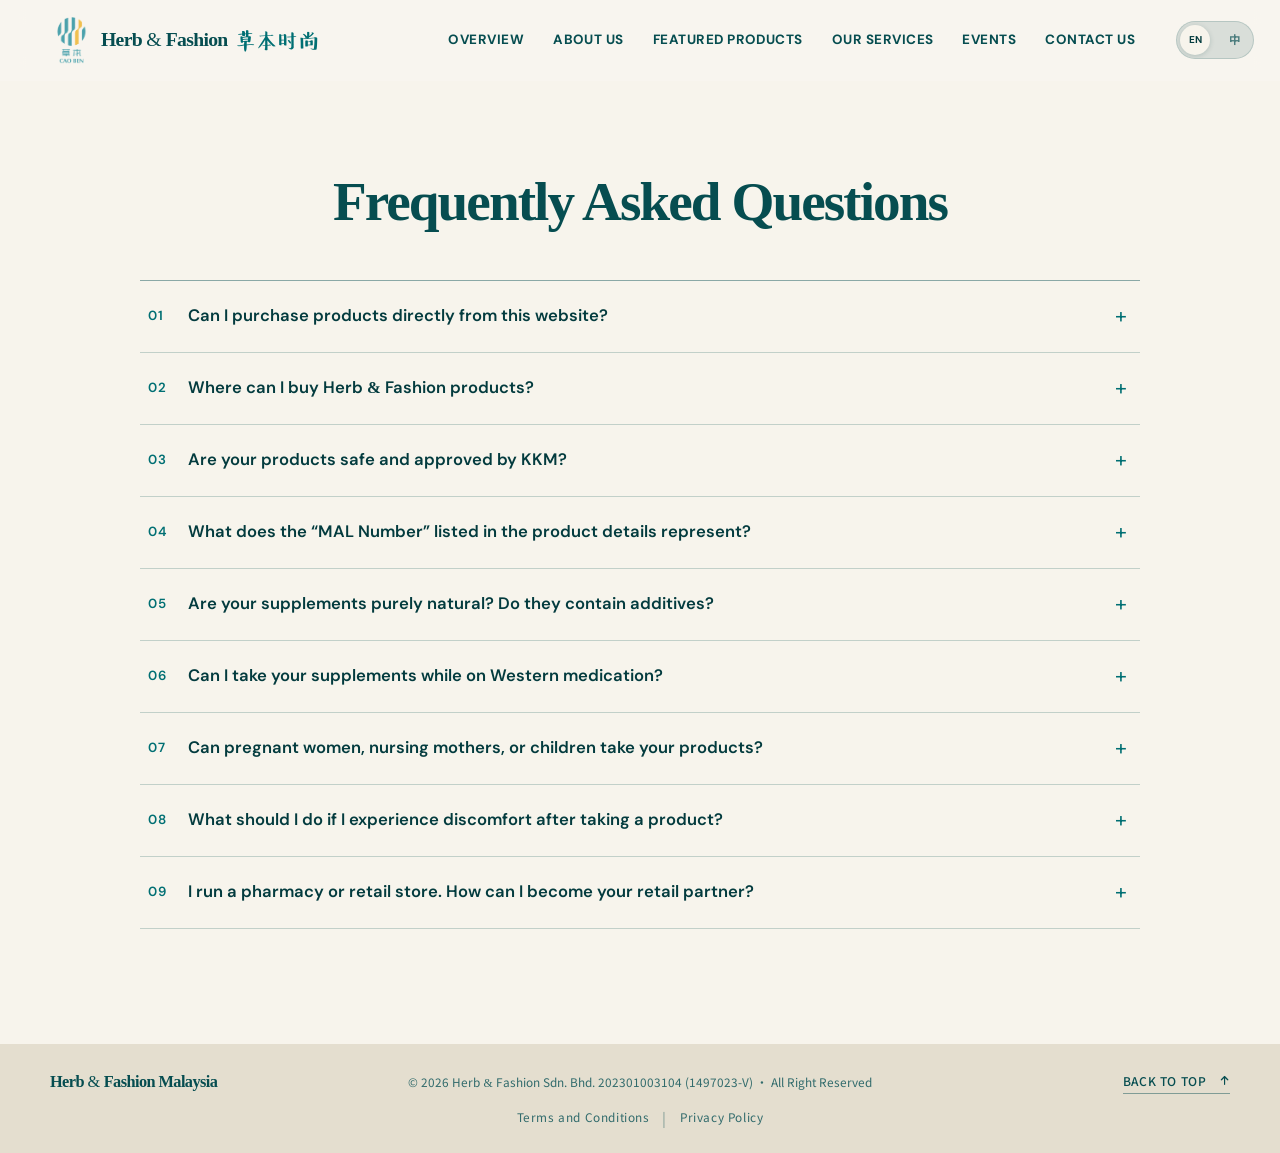
<file: faq.html>
<!doctype html>
<html lang="en">
<head>
  <meta charset="UTF-8">
  <meta name="viewport" content="width=device-width, initial-scale=1">
  <meta name="description" content="Frequently asked questions about Herb & Fashion products, retail partners, and services.">
  <title>Frequently Asked Questions | Herb and Fashion Malaysia Official Website</title>
  <link rel="icon" type="image/png" href="images/company%20logo.png">
  <link rel="preconnect" href="https://fonts.googleapis.com">
  <link rel="preconnect" href="https://fonts.gstatic.com" crossorigin>
  <link href="https://fonts.googleapis.com/css2?family=DM+Sans:wght@400;500;600;700&family=Noto+Sans+SC:wght@400;500&family=Playfair+Display:ital,wght@0,600;0,700;1,600&display=swap" rel="stylesheet">
  <link rel="stylesheet" href="https://cdnjs.cloudflare.com/ajax/libs/font-awesome/6.7.2/css/all.min.css">
  <link rel="stylesheet" href="css/style.css?v=20261127-contact-footer-fonts">
  <link rel="stylesheet" href="css/page-intro.css">
  <script src="js/page-intro.js"></script>
</head>
<body id="top">
  <header class="site-header">
    <div class="container nav-wrap">
      <a class="brand" href="index.html" aria-label="Herb & Fashion overview">
        <img class="brand-logo" src="images/company logo.png" alt="Hengqing logo">
        <span class="brand-name">Herb <span class="plain-amp">&amp;</span> Fashion<span class="brand-chinese" lang="zh-Hans">草本时尚</span></span>
      </a>
      <button class="menu-button" type="button" aria-controls="site-menu" aria-expanded="false"><span></span><span></span><span></span><span class="sr-only">Open menu</span></button>
      <nav class="site-menu" id="site-menu" aria-label="Main navigation">
        <a href="index.html">Overview</a><a href="about.html">About Us</a><a href="products.html">Featured Products</a><a href="services.html">Our Services</a><a href="events.html">Events</a><a href="index.html#contact">Contact Us</a>
        <button class="language-toggle" type="button" aria-label="Switch language to Chinese" aria-pressed="false" data-language-toggle><span class="language-option language-option-en" aria-hidden="true">EN</span><span class="language-option language-option-zh" aria-hidden="true">中</span><span class="language-toggle-thumb" aria-hidden="true"></span></button>
      </nav>
    </div>
  </header>
  <main class="faq-page">
    <div class="container">
      <header class="faq-heading"><h1>Frequently Asked Questions</h1></header>
      <section class="faq-list" aria-label="Frequently asked questions">
        <article class="faq-item">
          <button class="faq-question" type="button" aria-expanded="false" aria-controls="faq-answer-1"><span class="faq-number">01</span><span><span class="faq-copy-en">Can I purchase products directly from this website?</span><span class="faq-copy-zh" lang="zh-Hans">可以在你们的网站上直接购买产品吗？</span></span><span class="faq-toggle-mark" aria-hidden="true">+</span></button>
          <div class="faq-answer" id="faq-answer-1" hidden><p class="faq-copy-en" lang="en">No. This website serves strictly as an informational product catalogue. Our website is primarily designed to introduce our company background, showcase past events, and provide our corporate clients with detailed product specifications for reference.</p><p class="faq-copy-zh" lang="zh-Hans">不可以。本网站仅作为产品信息与目录展示平台。我们的网站主要用于介绍公司背景、回顾以往的活动资讯，并为企业客户（如药房和零售商）提供详细的产品规格与目录参考。</p></div>
        </article>
        <article class="faq-item">
          <button class="faq-question" type="button" aria-expanded="false" aria-controls="faq-answer-2"><span class="faq-number">02</span><span><span class="faq-copy-en">Where can I buy Herb &amp; Fashion products?</span><span class="faq-copy-zh" lang="zh-Hans">我可以在哪里买到 Herb &amp; Fashion 的产品？</span></span><span class="faq-toggle-mark" aria-hidden="true">+</span></button>
          <div class="faq-answer" id="faq-answer-2" hidden><p class="faq-copy-en" lang="en">We partner with various pharmacies and retailers across Malaysia. Visit "Our Services" → "<a class="faq-inline-link" href="services.html#our-partners"><strong>Our Partners</strong></a>" on our website for partner store details, or purchase via our <a class="faq-inline-link" href="https://my.shp.ee/2XUXYXj8"><strong>official authorized Shopee store</strong></a>.</p><p class="faq-copy-zh" lang="zh-Hans">我们与全马多家药房及零售商密切合作。您可前往本网站的 “我们的服务” → “<a class="faq-inline-link" href="services.html#our-partners"><strong>我们的合作伙伴</strong></a>” 页面查询各合作门店详情，或通过<a class="faq-inline-link" href="https://my.shp.ee/2XUXYXj8"><strong>官方授权的 Shopee 网店</strong></a>购买我们的产品。</p></div>
        </article>
        <article class="faq-item">
          <button class="faq-question" type="button" aria-expanded="false" aria-controls="faq-answer-3"><span class="faq-number">03</span><span><span class="faq-copy-en">Are your products safe and approved by KKM?</span><span class="faq-copy-zh" lang="zh-Hans">你们的产品安全吗？是否有马来西亚卫生部 (KKM) 的批准？</span></span><span class="faq-toggle-mark" aria-hidden="true">+</span></button>
          <div class="faq-answer" id="faq-answer-3" hidden><p class="faq-copy-en" lang="en">Yes. The products we distribute are manufactured by our parent company in Singapore under strict GMP (Good Manufacturing Practice) standards, and all are registered and approved by the Malaysian Ministry of Health (KKM). You can use them with confidence.</p><p class="faq-copy-zh" lang="zh-Hans">是的。我们所经销的产品均由新加坡母公司在严格的 GMP（良好生产规范）标准下生产，并且全数获得马来西亚卫生部 (KKM) 的注册批准。您可以放心使用。</p></div>
        </article>
        <article class="faq-item">
          <button class="faq-question" type="button" aria-expanded="false" aria-controls="faq-answer-4"><span class="faq-number">04</span><span><span class="faq-copy-en">What does the “MAL Number” listed in the product details represent?</span><span class="faq-copy-zh" lang="zh-Hans">产品详情中列出的 “MAL 注册号” (MAL Number) 代表什么？</span></span><span class="faq-toggle-mark" aria-hidden="true">+</span></button>
          <div class="faq-answer" id="faq-answer-4" hidden><p class="faq-copy-en" lang="en">The MAL Number is an approval number issued by the National Pharmaceutical Regulatory Agency (NPRA) under the Ministry of Health Malaysia (KKM). It certifies that the product has passed official safety, quality, and efficacy evaluations.</p><p class="faq-copy-zh" lang="zh-Hans">MAL 注册号是马来西亚卫生部（KKM）国家药剂监管局（NPRA）颁发的产品批准号。这证明该产品已通过马来西亚官方的安全、质量和功效评估。</p></div>
        </article>
        <article class="faq-item">
          <button class="faq-question" type="button" aria-expanded="false" aria-controls="faq-answer-5"><span class="faq-number">05</span><span><span class="faq-copy-en">Are your supplements purely natural? Do they contain additives?</span><span class="faq-copy-zh" lang="zh-Hans">你们的保健品是纯天然的吗？含有添加剂吗？</span></span><span class="faq-toggle-mark" aria-hidden="true">+</span></button>
          <div class="faq-answer" id="faq-answer-5" hidden><p class="faq-copy-en" lang="en">Our core philosophy relies on “empowering natural botanicals,” and our product ingredients are primarily extracted from premium herbs. For the complete ingredient list or to check if a specific product contains certain additives, please refer to the “Ingredients” and “Additional Information” sections on each product's page.</p><p class="faq-copy-zh" lang="zh-Hans">我们的核心理念是“借助天然植物的力量”，产品成分主要提取自优质草本植物。关于具体某款产品的完整成分表或是否含有特定添加剂，请参阅本网站各产品页面上的“成分”与“附加信息”。</p></div>
        </article>
        <article class="faq-item">
          <button class="faq-question" type="button" aria-expanded="false" aria-controls="faq-answer-6"><span class="faq-number">06</span><span><span class="faq-copy-en">Can I take your supplements while on Western medication?</span><span class="faq-copy-zh" lang="zh-Hans">我正在服用西药，还可以同时服用你们的保健品吗？</span></span><span class="faq-toggle-mark" aria-hidden="true">+</span></button>
          <div class="faq-answer" id="faq-answer-6" hidden><p class="faq-copy-en" lang="en">It is generally advised to leave a gap of at least 2 hours between taking supplements and Western medication. However, as individual body constitutions and medical conditions vary, we strongly recommend that you consult your doctor or pharmacist before combining any products.</p><p class="faq-copy-zh" lang="zh-Hans">通常建议保健品与西药的服用时间应至少间隔 2 小时。然而，由于每个人的体质和具体用药情况不同，我们强烈建议您在搭配服用任何产品之前，务必先咨询您的医生或药剂师。</p></div>
        </article>
        <article class="faq-item">
          <button class="faq-question" type="button" aria-expanded="false" aria-controls="faq-answer-7"><span class="faq-number">07</span><span><span class="faq-copy-en">Can pregnant women, nursing mothers, or children take your products?</span><span class="faq-copy-zh" lang="zh-Hans">孕妇、哺乳期妇女或儿童可以服用你们的产品吗？</span></span><span class="faq-toggle-mark" aria-hidden="true">+</span></button>
          <div class="faq-answer" id="faq-answer-7" hidden><p class="faq-copy-en" lang="en">No. For safety reasons, our product ingredients are not suitable for pregnant women. Additionally, as safety for nursing mothers and children has not been established, they are also not recommended to take our products.</p><p class="faq-copy-zh" lang="zh-Hans">不适合。基于安全考量，我们的产品成分不适合孕妇服用。同时，因尚未确立对哺乳期妇女和儿童的安全性，这些人群也不建议服用。</p></div>
        </article>
        <article class="faq-item">
          <button class="faq-question" type="button" aria-expanded="false" aria-controls="faq-answer-8"><span class="faq-number">08</span><span><span class="faq-copy-en">What should I do if I experience discomfort after taking a product?</span><span class="faq-copy-zh" lang="zh-Hans">如果服用后感到不适，我该怎么办？</span></span><span class="faq-toggle-mark" aria-hidden="true">+</span></button>
          <div class="faq-answer" id="faq-answer-8" hidden><p class="faq-copy-en" lang="en">Before consumption, please read the label carefully and consult a doctor or pharmacist to ensure suitability. If you experience any discomfort or allergic reaction, stop using it immediately and seek medical attention.</p><p class="faq-copy-zh" lang="zh-Hans">服用前请仔细阅读产品标签，并咨询医生或药剂师确认是否适合您的体质。若服用后出现任何不适或过敏反应，请立即停用并迅速就医。</p></div>
        </article>
        <article class="faq-item">
          <button class="faq-question" type="button" aria-expanded="false" aria-controls="faq-answer-9"><span class="faq-number">09</span><span><span class="faq-copy-en">I run a pharmacy or retail store. How can I become your retail partner?</span><span class="faq-copy-zh" lang="zh-Hans">我经营一家药房或零售店，如何成为你们的零售合作伙伴？</span></span><span class="faq-toggle-mark" aria-hidden="true">+</span></button>
          <div class="faq-answer" id="faq-answer-9" hidden><p class="faq-copy-en" lang="en">We welcome quality retail partners! Submit your personal and company details via the "<a class="faq-inline-link" href="index.html#enquiry-form"><strong>Enquiry Form</strong></a>" at the bottom of "Contact Us," and our business development team will reach out within 1–3 working days. Alternatively, call us directly at +6017-508 2150.</p><p class="faq-copy-zh" lang="zh-Hans">我们欢迎优质零售伙伴加入合作！请通过 “联系我们” 底部的 “<a class="faq-inline-link" href="index.html#enquiry-form"><strong>咨询表格</strong></a>” 留下个人与公司信息，我们的业务发展团队将在 1-3 个工作日内与您联系；您也可直接致电 +6017-508 2150 洽谈。</p></div>
        </article>
      </section>
    </div>
  </main>
  <footer class="site-footer">
    <div class="container footer-content"><a class="footer-wordmark" href="index.html">Herb <span class="plain-amp">&amp;</span> Fashion <span class="footer-country">Malaysia</span></a><p>© 2026 Herb <span class="plain-amp">&amp;</span> Fashion Sdn. Bhd. 202301003104 (1497023-V) · All Right Reserved</p><a class="back-to-top" href="#top">Back to top <i class="fa-solid fa-arrow-up" aria-hidden="true"></i></a></div>
    <div class="container footer-legal-links" aria-label="Legal information">
      <a href="documents/terms-and-conditions-en.pdf" data-legal-link data-pdf-en="documents/terms-and-conditions-en.pdf" data-pdf-zh="documents/terms-and-conditions-zh.pdf">Terms and Conditions</a><span class="footer-legal-divider" aria-hidden="true">|</span><a href="documents/privacy-policy-en.pdf" data-legal-link data-pdf-en="documents/privacy-policy-en.pdf" data-pdf-zh="documents/privacy-policy-zh.pdf">Privacy Policy</a>
    </div>
  </footer>
  <script src="js/script.js"></script>
  <script src="js/faq.js"></script>
</body>
</html>
</file>
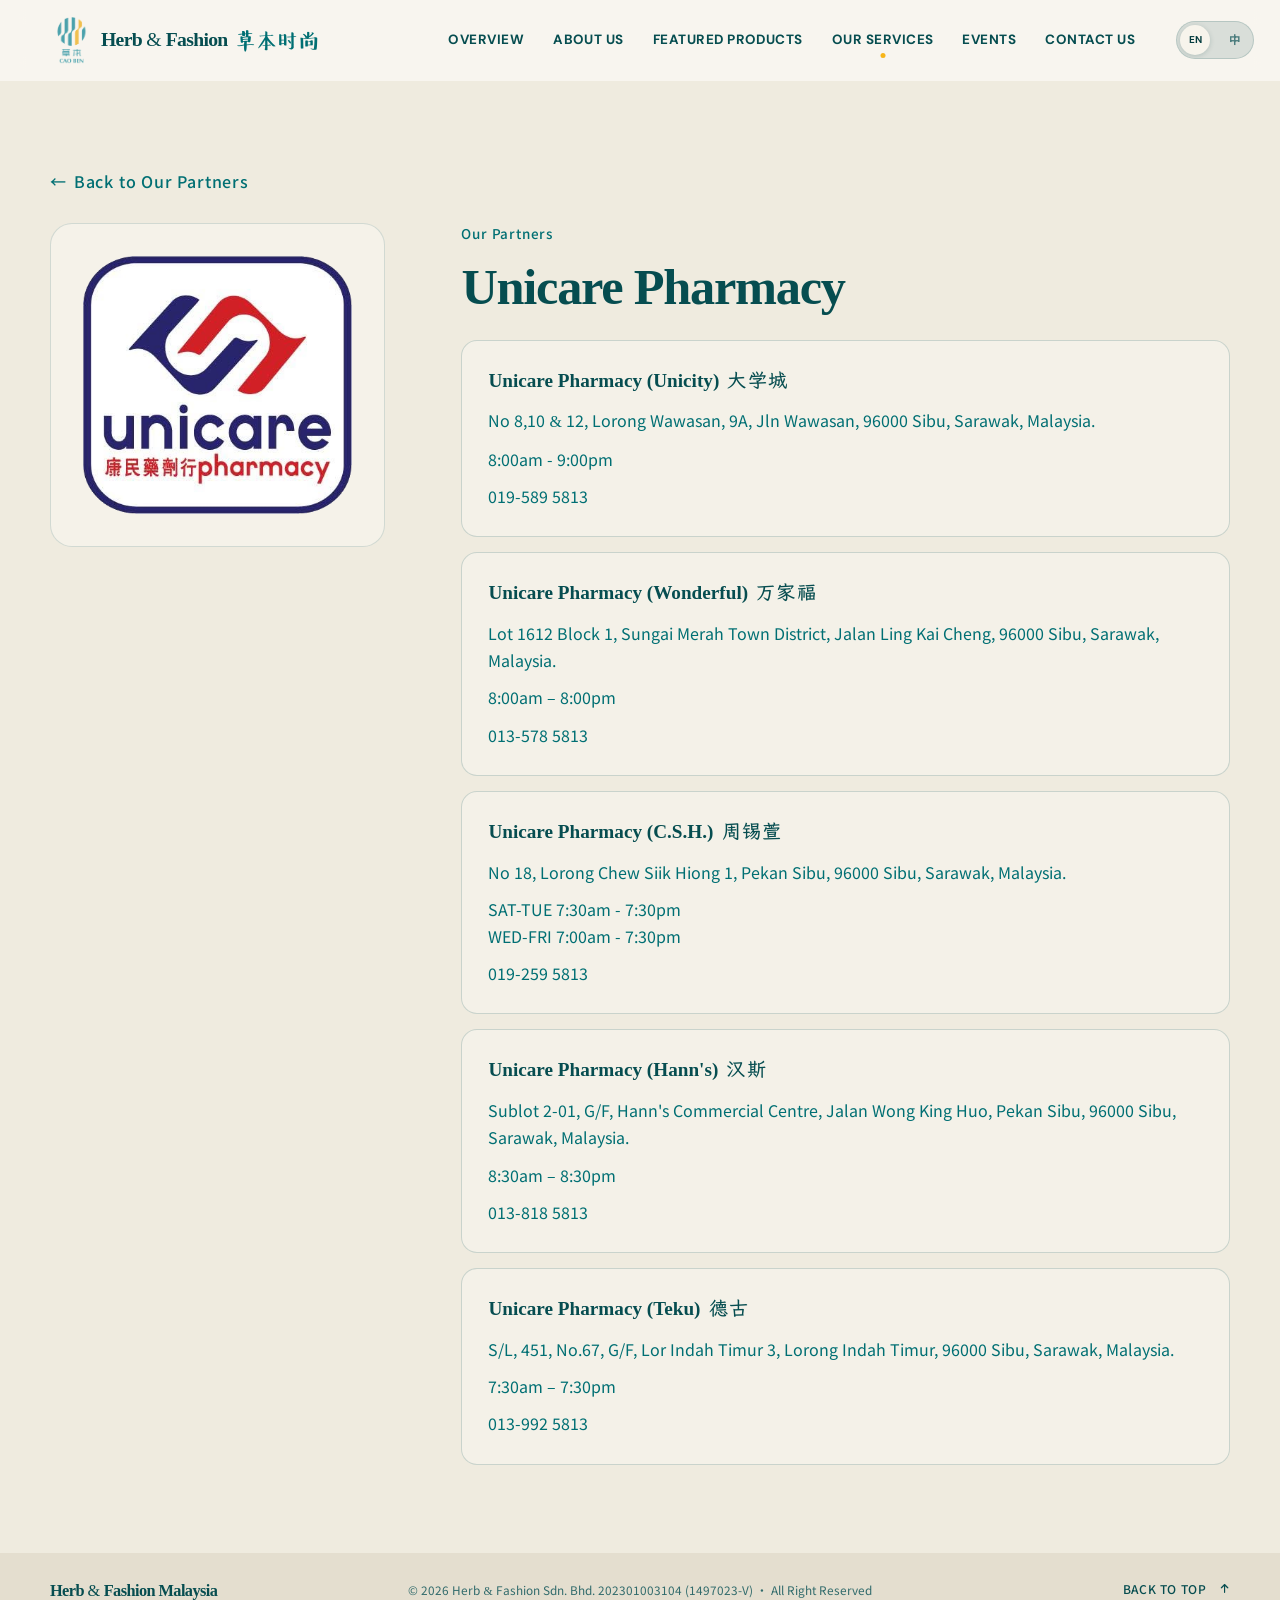
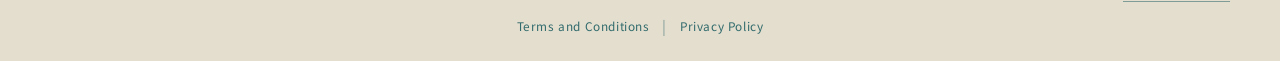
<file: partner-details.html>
<!doctype html>
<html lang="en">
<head>
  <meta charset="UTF-8">
  <meta name="viewport" content="width=device-width, initial-scale=1">
  <meta name="description" content="Retailer and pharmacy partner locations carrying Herb & Fashion products in Malaysia.">
  <title>Partner Information | Herb and Fashion Malaysia Official Website</title>
  <link rel="icon" type="image/png" href="images/company%20logo.png">
  <link rel="preconnect" href="https://fonts.googleapis.com">
  <link rel="preconnect" href="https://fonts.gstatic.com" crossorigin>
  <link href="https://fonts.googleapis.com/css2?family=DM+Sans:wght@400;500;600;700&family=LXGW+WenKai+TC:wght@400;700&family=Noto+Sans+SC:wght@400;500&family=Playfair+Display:ital,wght@0,600;0,700;1,600&display=swap" rel="stylesheet">
  <link rel="stylesheet" href="https://cdnjs.cloudflare.com/ajax/libs/font-awesome/6.7.2/css/all.min.css">
  <link rel="stylesheet" href="css/style.css?v=20261127-partner-labels-v2">
  <link rel="stylesheet" href="css/page-intro.css">
  <script src="js/page-intro.js"></script>
</head>
<body id="top">
  <header class="site-header">
    <div class="container nav-wrap">
      <a class="brand" href="index.html" aria-label="Herb &amp; Fashion overview">
        <img class="brand-logo" src="images/company%20logo.png" alt="Cao Ben company logo">
        <span class="brand-name">Herb <span class="plain-amp">&amp;</span> Fashion<span class="brand-chinese" lang="zh-Hans">草本时尚</span></span>
      </a>
      <button class="menu-button" type="button" aria-controls="site-menu" aria-expanded="false"><span></span><span></span><span></span><span class="sr-only">Open menu</span></button>
      <nav class="site-menu" id="site-menu" aria-label="Main navigation">
        <a href="index.html">Overview</a><a href="about.html">About Us</a><a href="products.html">Featured Products</a><a class="active" aria-current="page" href="services.html#our-partners">Our Services</a><a href="events.html">Events</a><a href="index.html#contact">Contact Us</a>
        <button class="language-toggle" type="button" aria-label="Switch language to Chinese" aria-pressed="false" data-language-toggle><span class="language-option language-option-en" aria-hidden="true">EN</span><span class="language-option language-option-zh" aria-hidden="true">中</span><span class="language-toggle-thumb" aria-hidden="true"></span></button>
      </nav>
    </div>
  </header>
  <main>
    <section class="partner-detail-section" aria-labelledby="partner-detail-title">
      <div class="container">
        <a class="partner-detail-back" href="services.html#our-partners">← <span>Back to Our Partners</span></a>
        <div class="partner-detail-layout">
        <aside class="partner-detail-logo"><img data-partner-logo src="images/our%20partners/unicare-pharmacy.png" alt="Partner logo"></aside>
        <div class="partner-detail-copy">
          <p class="eyebrow">Our Partners</p>
          <h1 id="partner-detail-title" data-partner-title>Partner Information</h1>
          <div class="partner-location-list" data-partner-locations></div>
          <div class="partner-online-shop" data-partner-online-shop hidden></div>
        </div>
        </div>
      </div>
    </section>
  </main>
  <footer class="site-footer">
    <div class="container footer-content"><a class="footer-wordmark" href="index.html">Herb <span class="plain-amp">&amp;</span> Fashion <span class="footer-country">Malaysia</span></a><p>© 2026 Herb <span class="plain-amp">&amp;</span> Fashion Sdn. Bhd. 202301003104 (1497023-V) · All Right Reserved</p><a class="back-to-top" href="#top">Back to top <i class="fa-solid fa-arrow-up" aria-hidden="true"></i></a></div>
    <div class="container footer-legal-links" aria-label="Legal information"><a href="documents/terms-and-conditions-en.pdf" data-legal-link data-pdf-en="documents/terms-and-conditions-en.pdf" data-pdf-zh="documents/terms-and-conditions-zh.pdf">Terms and Conditions</a><span class="footer-legal-divider" aria-hidden="true">|</span><a href="documents/privacy-policy-en.pdf" data-legal-link data-pdf-en="documents/privacy-policy-en.pdf" data-pdf-zh="documents/privacy-policy-zh.pdf">Privacy Policy</a></div>
  </footer>
  <script src="js/script.js"></script>
  <script src="js/partner-detail.js?v=20261127-partner-labels-v2"></script>
</body>
</html>
</file>
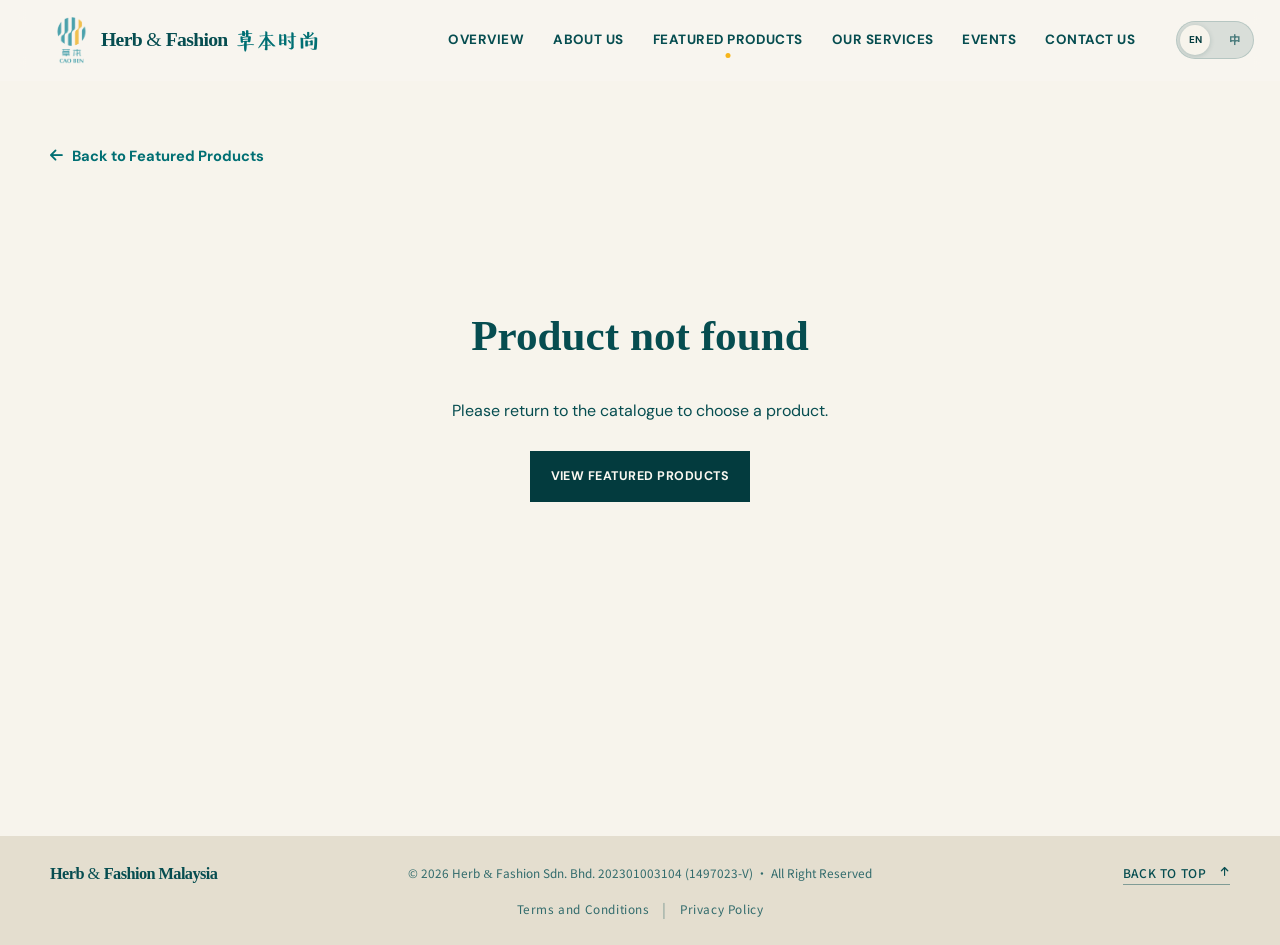
<file: product-detail.html>
<!doctype html>
<html lang="en">
<head>
  <meta charset="UTF-8">
  <meta name="viewport" content="width=device-width, initial-scale=1">
  <meta name="description" content="Product information from Herb & Fashion.">
  <title>Herb and Fashion Malaysia Official Website</title>
  <link rel="icon" type="image/png" href="images/company%20logo.png">
  <link rel="preconnect" href="https://fonts.googleapis.com">
  <link rel="preconnect" href="https://fonts.gstatic.com" crossorigin>
  <link href="https://fonts.googleapis.com/css2?family=DM+Sans:wght@400;500;600;700&family=LXGW+WenKai+TC:wght@400;700&family=Noto+Sans+SC:wght@400;500;600;700&family=Noto+Serif+SC:wght@600;700&family=Playfair+Display:ital,wght@0,600;0,700;1,600&display=swap" rel="stylesheet">
  <link rel="stylesheet" href="https://cdnjs.cloudflare.com/ajax/libs/font-awesome/6.7.2/css/all.min.css">
  <link rel="stylesheet" href="css/style.css?v=20261127-contact-footer-fonts">
  <link rel="stylesheet" href="css/page-intro.css">
  <link rel="stylesheet" href="css/product-zh-fonts.css?v=20261123-v1">
  <script src="js/page-intro.js"></script>
</head>
<body id="top" class="product-detail-document">
  <header class="site-header">
    <div class="container nav-wrap">
      <a class="brand" href="index.html" aria-label="Herb &amp; Fashion overview"><img class="brand-logo" src="images/company logo.png" alt="Cao Ben logo"><span class="brand-name">Herb <span class="plain-amp">&amp;</span> Fashion<span class="brand-chinese" lang="zh-Hans">草本时尚</span></span></a>
      <button class="menu-button" type="button" aria-controls="site-menu" aria-expanded="false"><span></span><span></span><span></span><span class="sr-only">Open menu</span></button>
      <nav class="site-menu" id="site-menu" aria-label="Main navigation"><a href="index.html">Overview</a><a href="about.html">About Us</a><a class="active" aria-current="page" href="products.html">Featured Products</a><a href="services.html">Our Services</a><a href="events.html">Events</a><a href="index.html#contact">Contact Us</a><button class="language-toggle" type="button" aria-label="Switch language to Chinese" aria-pressed="false" data-language-toggle><span class="language-option language-option-en" aria-hidden="true">EN</span><span class="language-option language-option-zh" aria-hidden="true">中</span><span class="language-toggle-thumb" aria-hidden="true"></span></button></nav>
    </div>
  </header>
  <main class="product-detail-page">
    <div class="container product-detail-container">
      <a class="product-detail-back" data-product-back href="products.html"><i class="fa-solid fa-arrow-left" aria-hidden="true"></i><span>Back to Featured Products</span></a>
      <section class="product-detail-content" data-product-detail aria-live="polite"></section>
    </div>
  </main>
  <footer class="site-footer"><div class="container footer-content"><a class="footer-wordmark" href="index.html">Herb <span class="plain-amp">&amp;</span> Fashion <span class="footer-country">Malaysia</span></a><p>© 2026 Herb <span class="plain-amp">&amp;</span> Fashion Sdn. Bhd. 202301003104 (1497023-V) · All Right Reserved</p><a class="back-to-top" href="#top">Back to top <i class="fa-solid fa-arrow-up" aria-hidden="true"></i></a></div><div class="container footer-legal-links" aria-label="Legal information">
  <a href="documents/terms-and-conditions-en.pdf" data-legal-link data-pdf-en="documents/terms-and-conditions-en.pdf" data-pdf-zh="documents/terms-and-conditions-zh.pdf">Terms and Conditions</a>
  <span class="footer-legal-divider" aria-hidden="true">|</span>
  <a href="documents/privacy-policy-en.pdf" data-legal-link data-pdf-en="documents/privacy-policy-en.pdf" data-pdf-zh="documents/privacy-policy-zh.pdf">Privacy Policy</a>
</div>
  </footer>
  <script src="js/product-data.js?v=20261120-1530"></script>
  <script src="js/product-detail.js?v=20261123-drink-image-inset-v1"></script>
  <script src="js/script.js"></script>
</body>
</html>
</file>
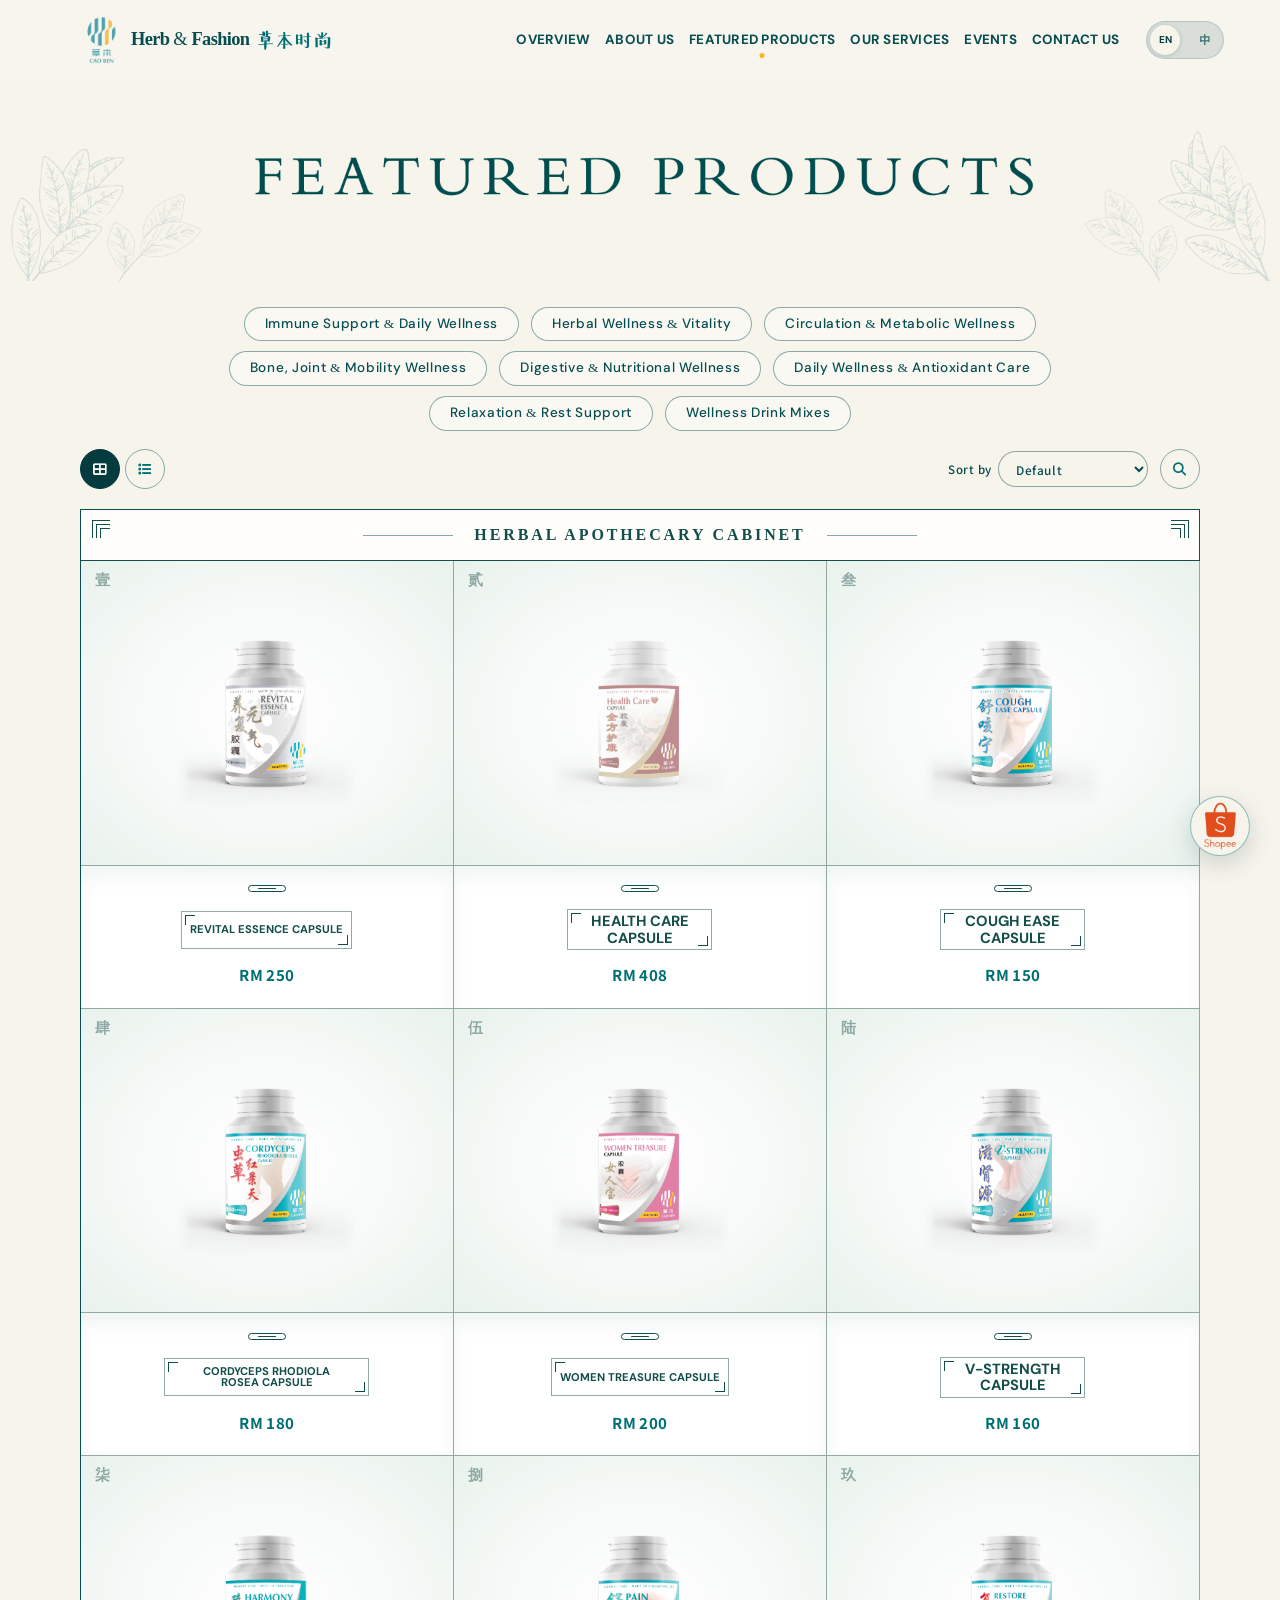
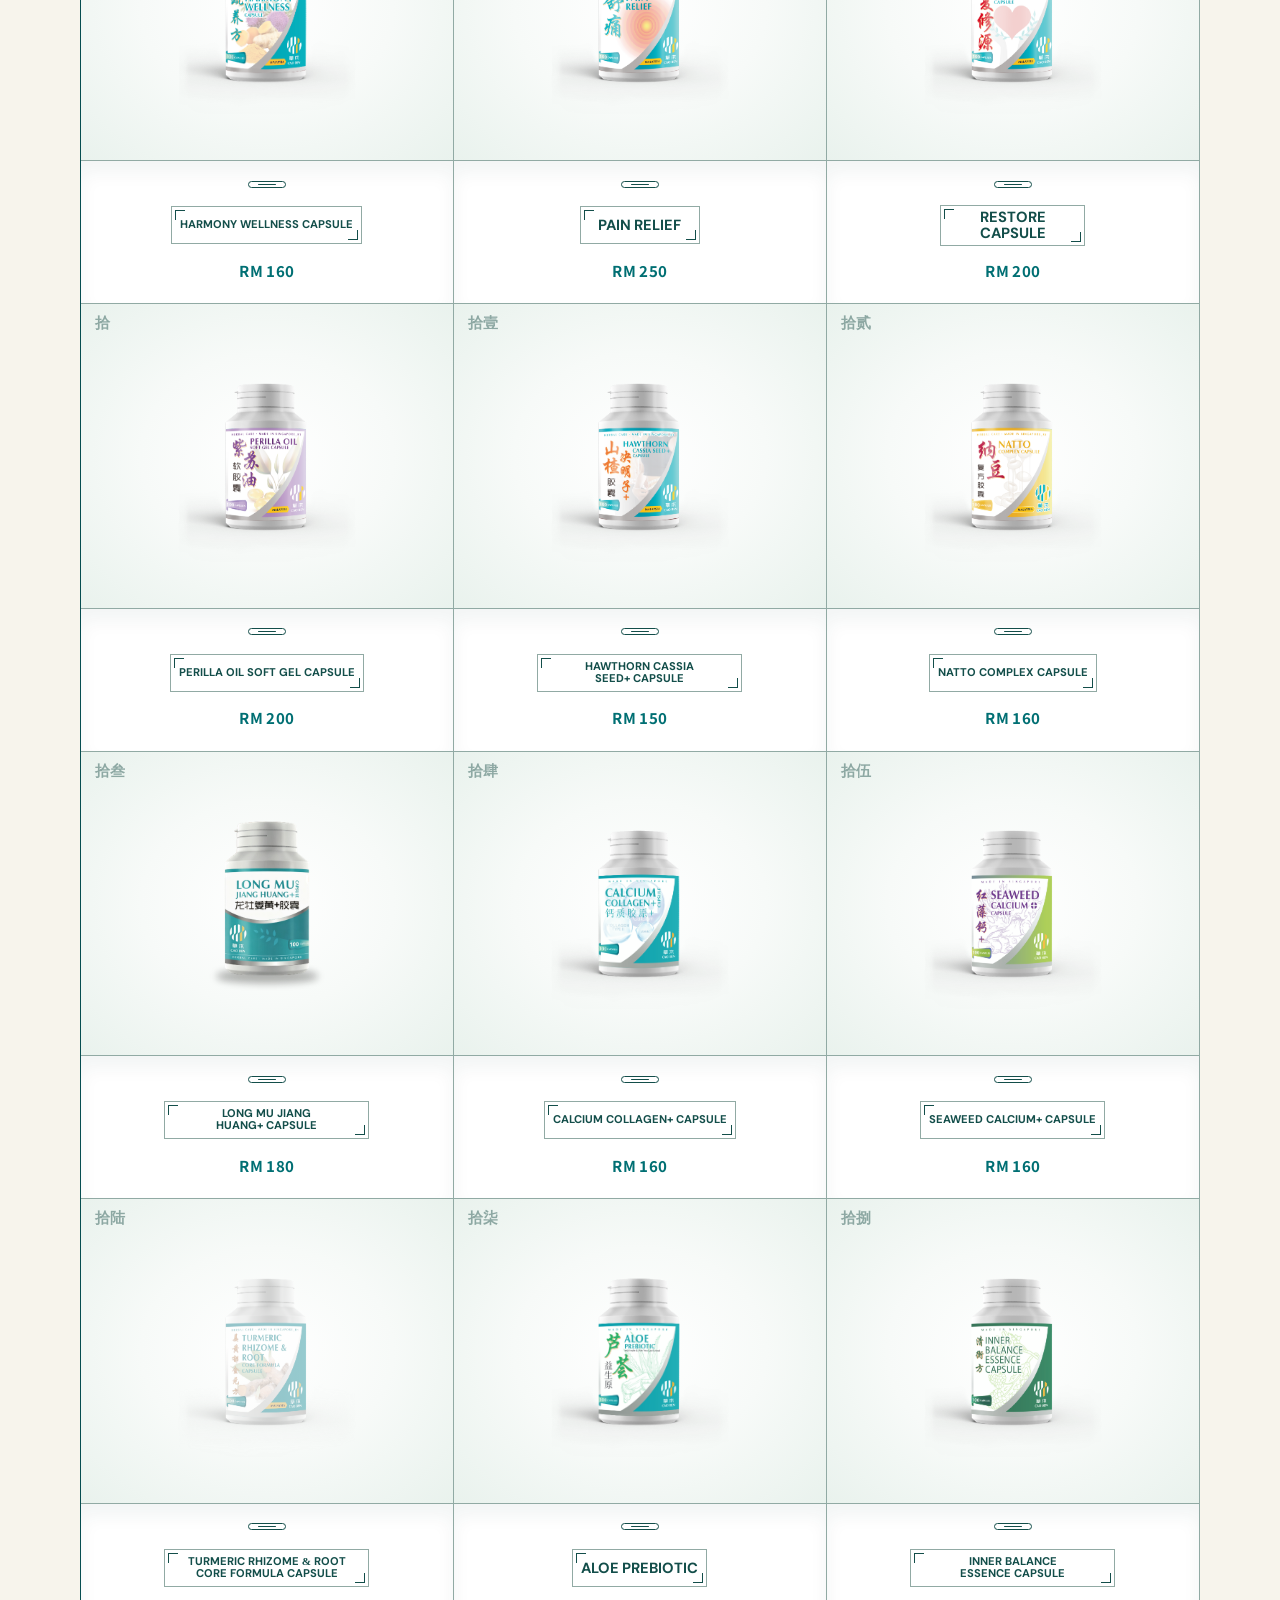
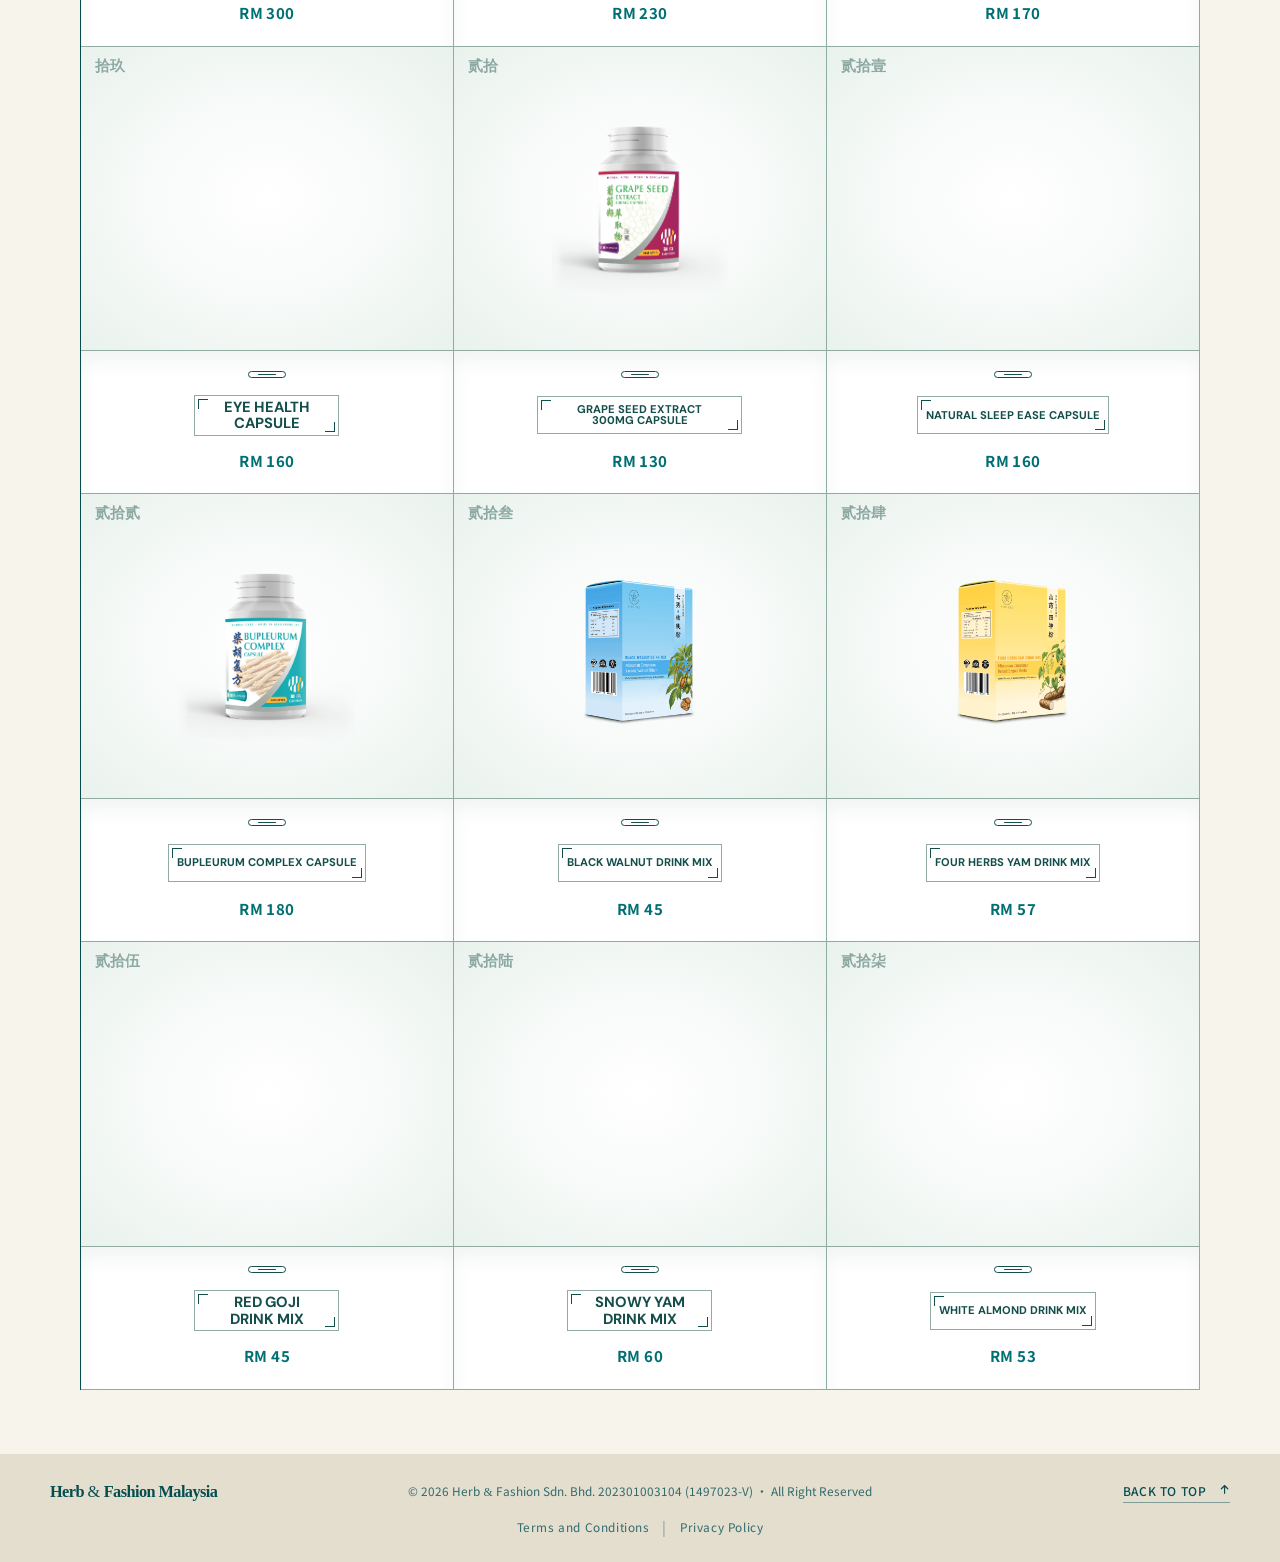
<file: products.html>
<!doctype html>
<html lang="en">
<head>
  <meta charset="UTF-8">
  <meta name="viewport" content="width=device-width, initial-scale=1">
  <meta name="description" content="Explore Herb & Fashion's traditional Chinese medicine and botanical wellness product catalogue.">
  <title>Herb and Fashion Malaysia Official Website</title>
  <link rel="icon" type="image/png" href="images/company%20logo.png">
  <link rel="preconnect" href="https://fonts.googleapis.com">
  <link rel="preconnect" href="https://fonts.gstatic.com" crossorigin>
  <link href="https://fonts.googleapis.com/css2?family=DM+Sans:wght@400;500;600;700&family=LXGW+WenKai+TC:wght@400;700&family=Noto+Sans+SC:wght@400;500;600;700&family=Noto+Serif+SC:wght@600;700&family=Playfair+Display:ital,wght@0,600;0,700;1,600&display=swap" rel="stylesheet">
  <link rel="stylesheet" href="https://cdnjs.cloudflare.com/ajax/libs/font-awesome/6.7.2/css/all.min.css">
  <link rel="stylesheet" href="css/style.css?v=20261127-contact-footer-fonts">
  <link rel="stylesheet" href="css/page-intro.css">
  <link rel="stylesheet" href="css/product-zh-fonts.css?v=20261123-v1">
  <script src="js/page-intro.js"></script>
</head>
<body id="top" class="products-document">
  <header class="site-header">
    <div class="container nav-wrap">
      <a class="brand" href="index.html" aria-label="Herb &amp; Fashion overview">
        <img class="brand-logo" src="images/company logo.png" alt="Cao Ben logo">
        <span class="brand-name">Herb <span class="plain-amp">&amp;</span> Fashion<span class="brand-chinese" lang="zh-Hans">草本时尚</span></span>
      </a>
      <button class="menu-button" type="button" aria-controls="site-menu" aria-expanded="false"><span></span><span></span><span></span><span class="sr-only">Open menu</span></button>
      <nav class="site-menu" id="site-menu" aria-label="Main navigation">
        <a href="index.html">Overview</a>
        <a href="about.html">About Us</a>
        <a class="active" aria-current="page" href="products.html">Featured Products</a>
        <a href="services.html">Our Services</a>
        <a href="events.html">Events</a>
        <a href="index.html#contact">Contact Us</a>
        <button class="language-toggle" type="button" aria-label="Switch language to Chinese" aria-pressed="false" data-language-toggle>
          <span class="language-option language-option-en" aria-hidden="true">EN</span>
          <span class="language-option language-option-zh" aria-hidden="true">中</span>
          <span class="language-toggle-thumb" aria-hidden="true"></span>
        </button>
      </nav>
    </div>
  </header>

  <main class="products-page">
    <header class="about-banner products-page-banner" aria-labelledby="products-page-title">
      <h1 class="sr-only" id="products-page-title">Featured Products</h1>
      <img src="images/featured products banner.png" data-banner-zh="images/featured products chinese banner.png" alt="" width="1920" height="300" fetchpriority="high" decoding="async">
    </header>

    <section class="product-catalog-section" aria-label="Featured product catalogue">
      <div class="container product-catalog-container">
        <div class="product-category-filters" role="group" aria-label="Filter products by category">
          <button type="button" class="category-filter-button" data-category-filter="immune-support-daily-wellness" aria-pressed="false">Immune Support &amp; Daily Wellness</button>
          <button type="button" class="category-filter-button" data-category-filter="herbal-wellness-vitality" aria-pressed="false">Herbal Wellness &amp; Vitality</button>
          <button type="button" class="category-filter-button" data-category-filter="circulation-metabolic-wellness" aria-pressed="false">Circulation &amp; Metabolic Wellness</button>
          <button type="button" class="category-filter-button" data-category-filter="bone-joint-mobility-wellness" aria-pressed="false">Bone, Joint &amp; Mobility Wellness</button>
          <button type="button" class="category-filter-button" data-category-filter="digestive-nutritional-wellness" aria-pressed="false">Digestive &amp; Nutritional Wellness</button>
          <button type="button" class="category-filter-button" data-category-filter="daily-wellness-antioxidant-care" aria-pressed="false">Daily Wellness &amp; Antioxidant Care</button>
          <button type="button" class="category-filter-button" data-category-filter="relaxation-rest-support" aria-pressed="false">Relaxation &amp; Rest Support</button>
          <button type="button" class="category-filter-button" data-category-filter="wellness-drink-mixes" aria-pressed="false">Wellness Drink Mixes</button>
        </div>

        <div class="product-toolbar">
          <div class="product-toolbar-spacer" aria-hidden="true"></div>
          <div class="product-view-toggle" role="group" aria-label="Product layout">
            <button type="button" class="view-toggle-button is-active" data-product-view="grid" aria-label="Grid view" aria-pressed="true"><i class="fa-solid fa-table-cells-large" aria-hidden="true"></i></button>
            <button type="button" class="view-toggle-button" data-product-view="list" aria-label="List view" aria-pressed="false"><i class="fa-solid fa-list" aria-hidden="true"></i></button>
          </div>

          <div class="product-sort-control">
            <label for="product-sort" data-sort-label>Sort by</label>
            <select id="product-sort" name="sort" aria-label="Sort products">
              <option value="default" data-en="Default" data-zh="默认">Default</option>
              <option value="name-asc" data-en="Name (A-Z)" data-zh="名称（A-Z）">Name (A-Z)</option>
              <option value="name-desc" data-en="Name (Z-A)" data-zh="名称（Z-A）">Name (Z-A)</option>
              <option value="price-asc" data-en="Price (Low-High)" data-zh="价格（由低至高）">Price (Low-High)</option>
              <option value="price-desc" data-en="Price (High-Low)" data-zh="价格（由高至低）">Price (High-Low)</option>
            </select>
          </div>

          <div class="product-search" data-product-search>
            <button type="button" class="product-search-toggle" data-search-toggle aria-expanded="false" aria-controls="product-search-input" aria-label="Search products"><i class="fa-solid fa-magnifying-glass" aria-hidden="true"></i></button>
            <input id="product-search-input" class="product-search-input" type="search" data-search-input autocomplete="off" tabindex="-1" aria-label="Search product names" placeholder="Search products">
          </div>
        </div>

        <p class="sr-only" data-product-status role="status" aria-live="polite" aria-atomic="true"></p>
        <div class="product-grid" data-product-grid aria-busy="true"></div>
        <p class="product-empty-state" data-product-empty hidden>No products match this selection.</p>
      </div>
    </section>
  </main>

  <a class="product-shopee-fab" href="https://my.shp.ee/2XUXYXj8" target="_blank" rel="noopener noreferrer" aria-label="shop online? — Authorized Dealer Online Store">
    <span class="product-shopee-tooltip" aria-hidden="true"><span class="product-shopee-en">shop online?</span><span class="product-shopee-zh" lang="zh-Hans">在线选购</span></span>
    <span class="product-shopee-caption" aria-hidden="true"><span class="product-shopee-en">Authorized Dealer Online Store</span><span class="product-shopee-zh" lang="zh-Hans">官方授权网店</span></span>
    <img src="images/shopee logo.png" alt="">
  </a>

  <footer class="site-footer"><div class="container footer-content"><a class="footer-wordmark" href="index.html">Herb <span class="plain-amp">&amp;</span> Fashion <span class="footer-country">Malaysia</span></a><p>© 2026 Herb <span class="plain-amp">&amp;</span> Fashion Sdn. Bhd. 202301003104 (1497023-V) · All Right Reserved</p><a class="back-to-top" href="#top">Back to top <i class="fa-solid fa-arrow-up" aria-hidden="true"></i></a></div><div class="container footer-legal-links" aria-label="Legal information">
  <a href="documents/terms-and-conditions-en.pdf" data-legal-link data-pdf-en="documents/terms-and-conditions-en.pdf" data-pdf-zh="documents/terms-and-conditions-zh.pdf">Terms and Conditions</a>
  <span class="footer-legal-divider" aria-hidden="true">|</span>
  <a href="documents/privacy-policy-en.pdf" data-legal-link data-pdf-en="documents/privacy-policy-en.pdf" data-pdf-zh="documents/privacy-policy-zh.pdf">Privacy Policy</a>
</div>
  </footer>
  <script src="js/product-data.js?v=20261120-1200"></script>
  <script src="js/products.js?v=20261120-1330"></script>
  <script src="js/script.js"></script>
  <script src="js/product-shopee.js"></script>
</body>
</html>
</file>
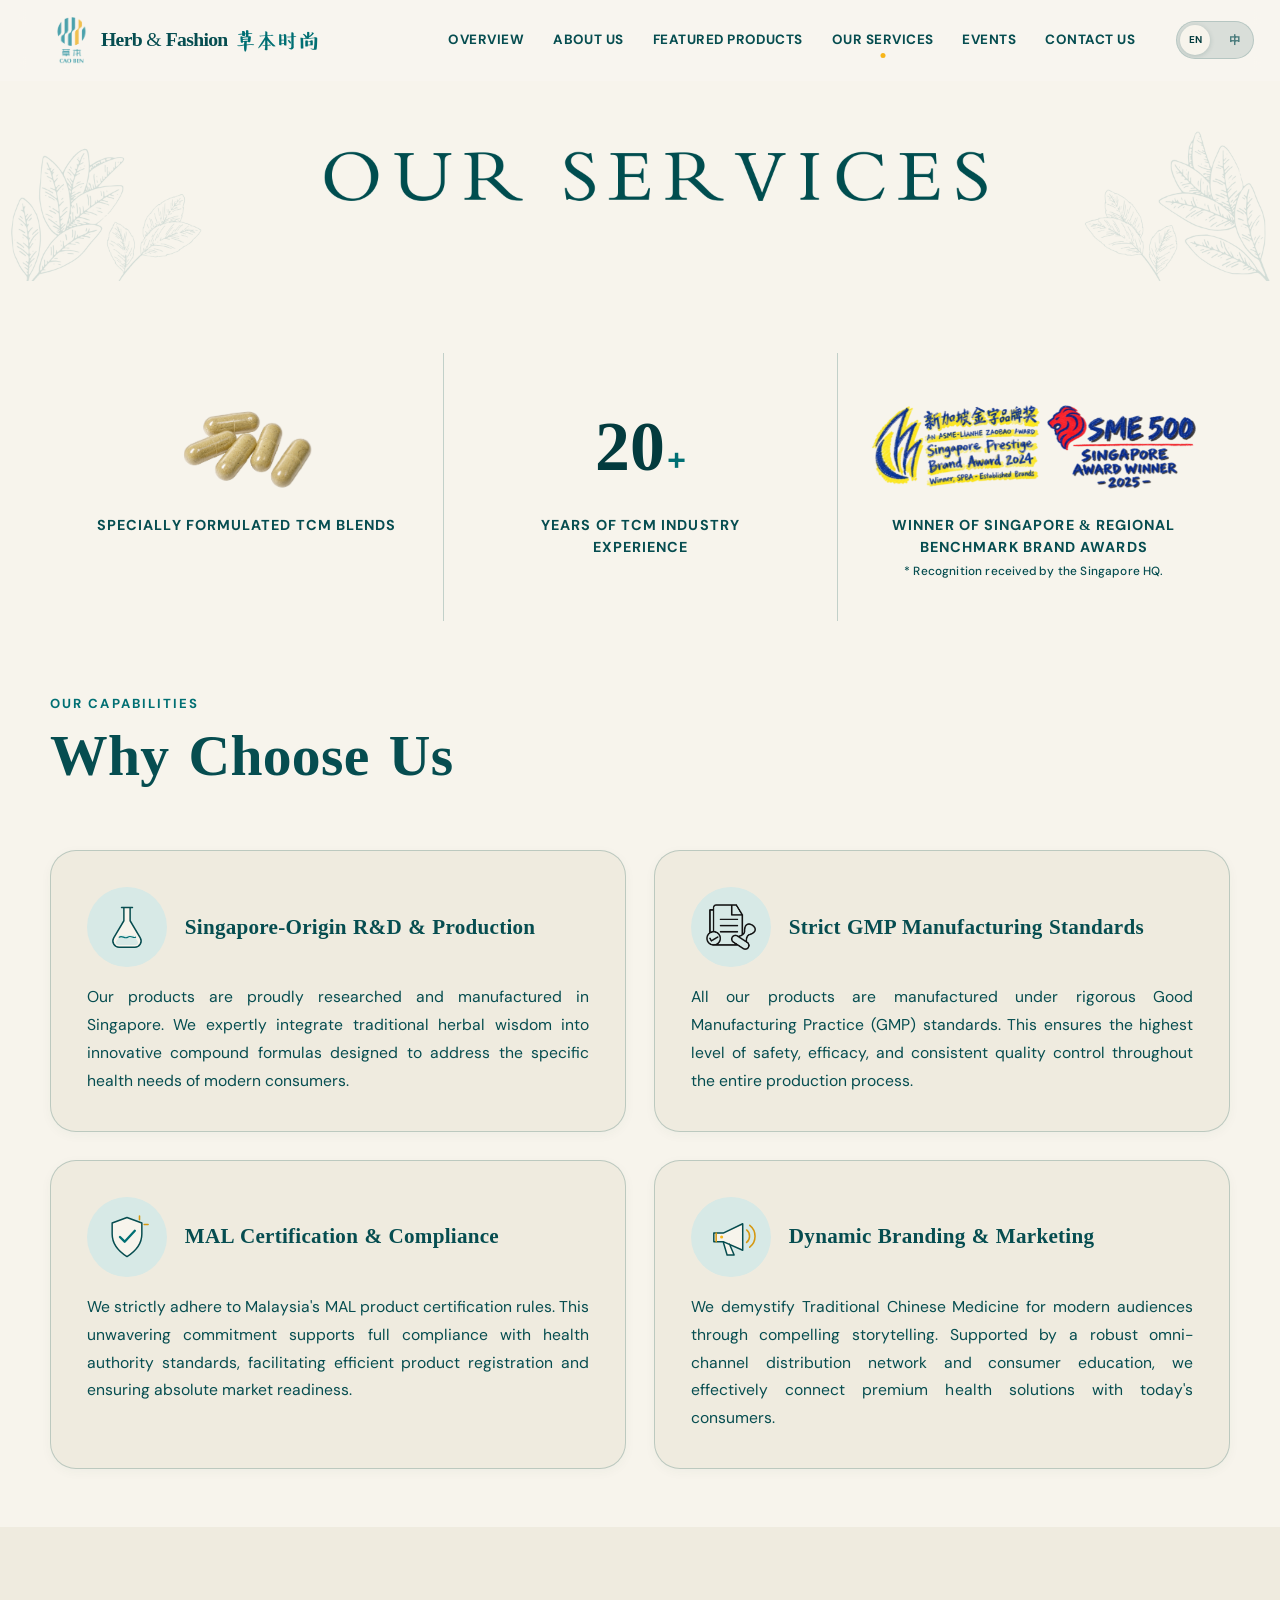
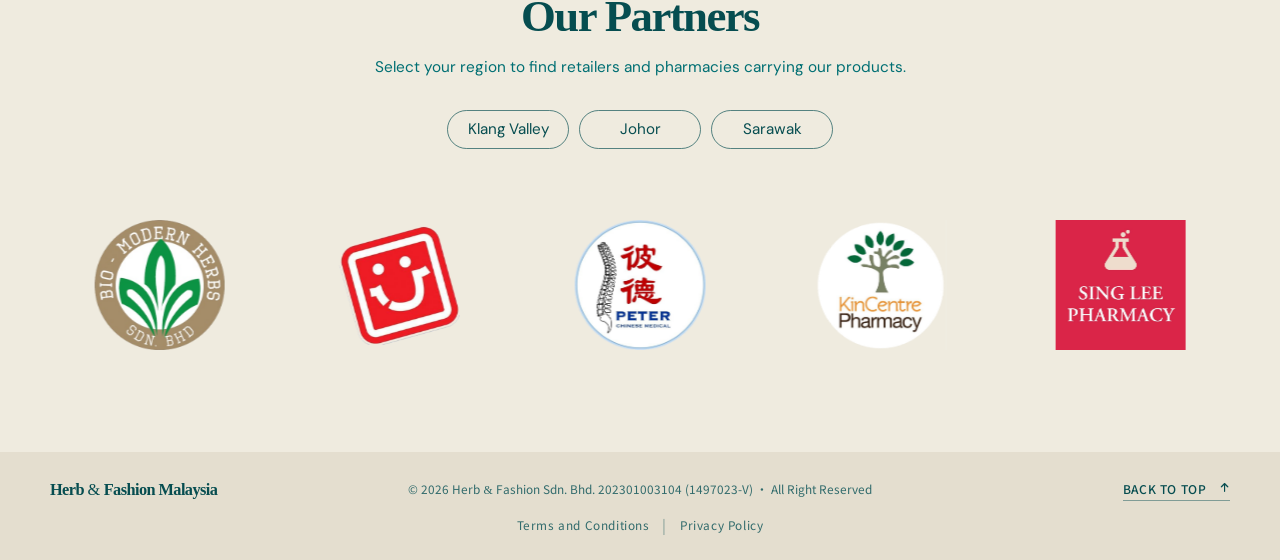
<file: services.html>
<!doctype html>
<html lang="en">
<head><meta charset="UTF-8"><meta name="viewport" content="width=device-width, initial-scale=1"><meta name="description" content="Herb & Fashion's botanical wellness services."><title>Herb and Fashion Malaysia Official Website</title><link rel="icon" type="image/png" href="images/company%20logo.png"><link rel="preconnect" href="https://fonts.googleapis.com"><link rel="preconnect" href="https://fonts.gstatic.com" crossorigin><link href="https://fonts.googleapis.com/css2?family=DM+Sans:wght@400;500;600;700&family=LXGW+WenKai+TC:wght@400;700&family=Noto+Sans+SC:wght@400;500&family=Noto+Serif+SC:wght@700&family=Playfair+Display:ital,wght@0,600;0,700;1,600&display=swap" rel="stylesheet"><link rel="stylesheet" href="https://cdnjs.cloudflare.com/ajax/libs/font-awesome/6.7.2/css/all.min.css"><link rel="stylesheet" href="css/style.css?v=20261127-partner-labels-v2"><link rel="stylesheet" href="css/page-intro.css"><link rel="stylesheet" href="css/services-zh-fonts.css?v=20261123-v1">
  <script src="js/page-intro.js"></script>
</head>
<body id="top" class="services-document">
  <header class="site-header"><div class="container nav-wrap"><a class="brand" href="index.html" aria-label="Herb & Fashion overview"><img class="brand-logo" src="images/company logo.png" alt="Hengqing logo"><span class="brand-name">Herb <span class="plain-amp">&amp;</span> Fashion<span class="brand-chinese" lang="zh-Hans">草本时尚</span></span></a><button class="menu-button" type="button" aria-controls="site-menu" aria-expanded="false"><span></span><span></span><span></span><span class="sr-only">Open menu</span></button><nav class="site-menu" id="site-menu" aria-label="Main navigation"><a href="index.html">Overview</a><a href="about.html">About Us</a><a href="products.html">Featured Products</a><a class="active" aria-current="page" href="services.html">Our Services</a><a href="events.html">Events</a><a href="index.html#contact">Contact Us</a><button class="language-toggle" type="button" aria-label="Switch language to Chinese" aria-pressed="false" data-language-toggle><span class="language-option language-option-en" aria-hidden="true">EN</span><span class="language-option language-option-zh" aria-hidden="true">中</span><span class="language-toggle-thumb" aria-hidden="true"></span></button></nav></div></header>
  <main class="services-page">
    <section class="about-banner services-page-banner" aria-label="Our Services banner">
      <img src="images/our services banner.png" data-banner-zh="images/our services chinese banner.png" alt="Our Services">
    </section>

    <section class="service-impact" aria-label="Our service impact">
      <div class="container">
        <div class="service-metric-grid" data-service-counter-dashboard>
          <article class="service-metric service-metric-image">
            <div class="service-metric-visual-frame"><img class="service-metric-visual service-metric-visual-capsules" src="images/service-assets/tcm-blends-capsules.png" alt=""></div>
            <p class="service-metric-label" aria-hidden="true">Specially Formulated TCM Blends</p>
            <span class="sr-only">Specially formulated Traditional Chinese Medicine blends.</span>
          </article>
          <article class="service-metric">
            <div class="service-metric-visual-frame service-metric-number-frame"><p class="service-metric-value" aria-hidden="true"><span class="service-metric-number" data-count-up="20">20</span><span class="service-metric-suffix">+</span></p></div>
            <p class="service-metric-label" aria-hidden="true">Years of TCM Industry Experience</p>
            <span class="sr-only">More than 20 years of TCM industry experience.</span>
          </article>
          <article class="service-metric service-metric-image">
            <div class="service-metric-visual-frame"><img class="service-metric-visual service-metric-visual-awards" src="images/service-assets/regional-brand-awards.png" alt=""></div>
            <p class="service-metric-label" aria-hidden="true">Winner of Singapore &amp; Regional Benchmark Brand Awards</p>
            <p class="service-metric-note">* Recognition received by the Singapore HQ.</p>
            <span class="sr-only">Winner of Singapore and regional benchmark brand awards.</span>
          </article>
        </div>
      </div>
    </section>

    <section class="service-solutions" aria-labelledby="service-solutions-title">
      <div class="container">
        <div class="service-solutions-heading">
          <p class="eyebrow">OUR CAPABILITIES</p>
          <h2 id="service-solutions-title">Why Choose Us</h2>
        </div>
        <div class="service-feature-grid service-capability-list">
          <article class="service-feature-card service-capability-card">
            <div class="service-card-copy service-capability-copy">
              <div class="service-capability-card-head"><span class="service-capability-sticker"><svg class="service-sticker flask-sticker capability-sticker" viewBox="0 0 64 64" aria-hidden="true"><path class="flask-outline" d="M25 7h14M28 7v17L15 46a8 8 0 0 0 7 12h20a8 8 0 0 0 7-12L36 24V7"/><path class="flask-liquid" d="M23 43h18l5 8a3 3 0 0 1-3 4H21a3 3 0 0 1-3-4z"/><path class="flask-wave" d="M22 45c4-3 7 3 11 0s7 2 10 0"/></svg></span><h3>Singapore-Origin R&amp;D <span class="plain-amp">&amp;</span> Production</h3></div>
              <p>Our products are proudly researched and manufactured in Singapore. We expertly integrate traditional herbal wisdom into innovative compound formulas designed to address the specific health needs of modern consumers.</p>
            </div>
          </article>
          <article class="service-feature-card service-capability-card">
            <div class="service-card-copy service-capability-copy">
              <div class="service-capability-card-head"><span class="service-capability-sticker"><img class="service-sticker capability-sticker certificate-sticker" src="images/service-assets/gmp-check-seal.png" alt=""></span><h3>Strict GMP Manufacturing Standards</h3></div>
              <p>All our products are manufactured under rigorous Good Manufacturing Practice (GMP) standards. This ensures the highest level of safety, efficacy, and consistent quality control throughout the entire production process.</p>
            </div>
          </article>
          <article class="service-feature-card service-capability-card">
            <div class="service-card-copy service-capability-copy">
              <div class="service-capability-card-head"><span class="service-capability-sticker"><svg class="service-sticker regulatory-sticker capability-sticker" viewBox="0 0 64 64" aria-hidden="true"><path class="regulatory-shield" d="M32 7 51 14v14c0 13-8 22-19 29-11-7-19-16-19-29V14z"/><path class="regulatory-check" d="m23 32 6 6 13-14"/><path class="regulatory-spark" d="M48 10v-5M54 16h5"/></svg></span><h3>MAL Certification <span class="plain-amp">&amp;</span> Compliance</h3></div>
              <p>We strictly adhere to Malaysia's MAL product certification rules. This unwavering commitment supports full compliance with health authority standards, facilitating efficient product registration and ensuring absolute market readiness.</p>
            </div>
          </article>
          <article class="service-feature-card service-capability-card">
            <div class="service-card-copy service-capability-copy">
              <div class="service-capability-card-head"><span class="service-capability-sticker"><svg class="service-sticker marketing-sticker capability-sticker" viewBox="0 0 64 64" aria-hidden="true"><path class="marketing-megaphone" d="M10 27h12l25-12v34L22 38H10zM22 38l5 17h9l-6-14"/><path class="marketing-handle" d="M13 27v11"/><path class="marketing-wave" d="M52 23c5 4 5 12 0 16M56 17c9 7 9 21 0 28"/><circle class="marketing-dot" cx="20" cy="32" r="2"/></svg></span><h3>Dynamic Branding <span class="plain-amp">&amp;</span> Marketing</h3></div>
              <p>We demystify Traditional Chinese Medicine for modern audiences through compelling storytelling. Supported by a robust omni-channel distribution network and consumer education, we effectively connect premium health solutions with today's consumers.</p>
            </div>
          </article>
        </div>
      </div>
    </section>
    <section class="partners-section" id="our-partners" aria-labelledby="partners-title">
      <div class="container">
        <header class="partners-heading">
          <h2 id="partners-title">Our Partners</h2>
          <p class="partners-intro">Select your region to find retailers and pharmacies carrying our products.</p>
        </header>
        <div class="partner-region-filters" role="group" aria-label="Filter partners by region">
          <button type="button" class="partner-region-button" data-region="klang-valley" aria-pressed="false">Klang Valley</button>
          <button type="button" class="partner-region-button" data-region="johor" aria-pressed="false">Johor</button>
          <button type="button" class="partner-region-button" data-region="sarawak" aria-pressed="false">Sarawak</button>
        </div>
        <div class="partner-carousel" data-partner-carousel role="region" aria-roledescription="carousel" aria-label="Partner logos">
          <div class="partner-viewport" data-partner-viewport>
            <div class="partner-track" data-partner-track role="list">
              <a class="partner-item" role="listitem" data-partner="bio-health-cmc" data-regions="sarawak" data-name-en="Bio Health Chinese Medical Centre" href="partner-details.html?partner=bio-health-cmc"><img src="images/our%20partners/bio-health-cmc.png" alt="Bio Health Chinese Medical Centre logo"><span class="partner-name-caption" data-partner-caption></span></a>
              <a class="partner-item" role="listitem" data-partner="bio-modern-herbs" data-regions="johor" data-name-en="Bio Modern Herbs Sdn. Bhd." href="partner-details.html?partner=bio-modern-herbs"><img src="images/our%20partners/bio-modern-herbs.png" alt="Bio Modern Herbs Sdn. Bhd. logo"><span class="partner-name-caption" data-partner-caption></span></a>
              <a class="partner-item" role="listitem" data-partner="ij-pharmacy" data-regions="johor" data-name-en="IJ Pharmacy" href="partner-details.html?partner=ij-pharmacy"><img src="images/our%20partners/ij-pharmacy.png" alt="IJ Pharmacy logo"><span class="partner-name-caption" data-partner-caption></span></a>
              <a class="partner-item" role="listitem" data-partner="peter-chinese-medical" data-regions="sarawak" data-name-en="Peter Chinese Medical Hall" data-name-zh="彼德中医内科正骨诊疗所" href="partner-details.html?partner=peter-chinese-medical"><img src="images/our%20partners/peter-chinese-medical.png" alt="Peter Chinese Medical Hall logo"><span class="partner-name-caption" data-partner-caption></span></a>
              <a class="partner-item" role="listitem" data-partner="kin-centre-pharmacy" data-regions="sarawak" data-name-en="Kin Centre Pharmacy" href="partner-details.html?partner=kin-centre-pharmacy"><img src="images/our%20partners/kin-centre-pharmacy.png" alt="Kin Centre Pharmacy logo"><span class="partner-name-caption" data-partner-caption></span></a>
              <a class="partner-item" role="listitem" data-partner="sing-lee-pharmacy" data-regions="sarawak" data-name-en="Sing Lee Pharmacy" data-name-zh="信利西药行" href="partner-details.html?partner=sing-lee-pharmacy"><img src="images/our%20partners/sing-lee-pharmacy.png" alt="Sing Lee Pharmacy logo"><span class="partner-name-caption" data-partner-caption></span></a>
              <a class="partner-item" role="listitem" data-partner="unicare-pharmacy" data-regions="sarawak" data-name-en="Unicare Pharmacy" data-name-zh="康民药剂行" href="partner-details.html?partner=unicare"><img src="images/our%20partners/unicare-pharmacy.png" alt="Unicare Pharmacy logo"><span class="partner-name-caption" data-partner-caption></span></a>
              <a class="partner-item" role="listitem" data-partner="greenhouse" data-regions="johor" data-name-en="Greenhouse" data-name-zh="恩粮坊" href="partner-details.html?partner=greenhouse"><img src="images/our%20partners/green-house.png" alt="Greenhouse logo"><span class="partner-name-caption" data-partner-caption></span></a>
              <a class="partner-item" role="listitem" data-partner="george-pharmacy" data-regions="sarawak" data-name-en="George Pharmacy" data-name-zh="乔治药剂行" href="partner-details.html?partner=george-pharmacy"><img src="images/our%20partners/george%20pharmacy.png" alt="George Pharmacy logo"><span class="partner-name-caption" data-partner-caption></span></a>
              <a class="partner-item" role="listitem" data-partner="han-fang-tcm" data-regions="sarawak" data-name-en="Han Fang Chinese Physician and Acupuncturist" data-name-zh="新汉方中医诊所" href="partner-details.html?partner=han-fang-tcm"><img src="images/our%20partners/Han%20Fang%20tcm.png" alt="Han Fang Chinese Physician and Acupuncturist logo"><span class="partner-name-caption" data-partner-caption></span></a>
              <a class="partner-item" role="listitem" data-partner="arumi-health" data-regions="" data-name-en="Arumi Health Malaysia" href="partner-details.html?partner=arumi-health"><img src="images/our%20partners/arumi%20health.png" alt="Arumi Health Malaysia logo"><span class="partner-name-caption" data-partner-caption></span></a>
            </div>
          </div>
          <p class="partner-empty-state" data-partner-empty hidden></p>
        </div>
      </div>
    </section>
  </main>
  <footer class="site-footer"><div class="container footer-content"><a class="footer-wordmark" href="index.html">Herb <span class="plain-amp">&amp;</span> Fashion <span class="footer-country">Malaysia</span></a><p>© 2026 Herb <span class="plain-amp">&amp;</span> Fashion Sdn. Bhd. 202301003104 (1497023-V) · All Right Reserved</p><a class="back-to-top" href="#top">Back to top <i class="fa-solid fa-arrow-up" aria-hidden="true"></i></a></div><div class="container footer-legal-links" aria-label="Legal information">
  <a href="documents/terms-and-conditions-en.pdf" data-legal-link data-pdf-en="documents/terms-and-conditions-en.pdf" data-pdf-zh="documents/terms-and-conditions-zh.pdf">Terms and Conditions</a>
  <span class="footer-legal-divider" aria-hidden="true">|</span>
  <a href="documents/privacy-policy-en.pdf" data-legal-link data-pdf-en="documents/privacy-policy-en.pdf" data-pdf-zh="documents/privacy-policy-zh.pdf">Privacy Policy</a>
</div>
  </footer><script src="js/script.js?v=20261127-partner-labels-v2"></script>
</body></html>
</file>
<file: css/style.css>
@font-face {
  font-family: "Slidefu";
  src: url("../fonts/slidefu-regular.ttf") format("truetype");
  font-style: normal;
  font-weight: 400;
  font-display: swap;
}

@font-face {
  font-family: "Hanyi Senty Chalk Original";
  src: url("../fonts/hanyi-senty-chalk-original-regular.ttf") format("truetype");
  font-style: normal;
  font-weight: 400;
  font-display: swap;
}

:root {
  --paper: #F7F4EC;
  --paper-warm: #EFEBDF;
  --paper-deep: #E4DECF;
  --teal-logo: #009B9F;
  --teal: #006F73;
  --teal-ink: #064D50;
  --teal-deep: #033B3E;
  --teal-mist: #D7E9E6;
  --ginkgo: #F7B519;
  --ginkgo-muted: #D59811;
  --line: rgb(6 77 80 / 22%);
  --line-strong: rgb(6 77 80 / 45%);
  --ink-on-dark: #FAF8F1;
  --shadow: 0 22px 60px rgb(3 59 62 / 10%);
  --font-display: "Playfair Display", "Iowan Old Style", Baskerville, serif;
  --font-sans: "DM Sans", Inter, "Helvetica Neue", Arial, sans-serif;
}

* { box-sizing: border-box; }
html { scroll-behavior: smooth; }
body { margin: 0; background: var(--paper); color: var(--teal-ink); font-family: var(--font-sans); line-height: 1.6; }
img { display: block; max-width: 100%; } a { color: inherit; text-decoration: none; }
.container { width: min(1180px, calc(100% - 56px)); margin-inline: auto; }
.sr-only { clip: rect(0, 0, 0, 0); clip-path: inset(50%); height: 1px; overflow: hidden; position: absolute; white-space: nowrap; width: 1px; }

/* Navigation */
.site-header { position: sticky; top: 0; z-index: 50; background: color-mix(in srgb, var(--paper) 93%, transparent); border-bottom: 1px solid transparent; backdrop-filter: blur(12px); transition: border-color .25s ease; }
.site-header.is-scrolled { border-color: var(--line); }.nav-wrap { min-height: 80px; display: flex; align-items: center; justify-content: space-between; gap: 32px; }.site-menu { flex-shrink: 0; }
.brand { display: inline-flex; align-items: center; gap: 10px; min-width: max-content; }.brand-logo { width: 41px; height: 47px; object-fit: contain; mix-blend-mode: multiply; }.brand-name,.footer-wordmark { font-family: var(--font-display); font-size: 1.23rem; font-weight: 700; letter-spacing: -.035em; }.brand-name { white-space: nowrap; line-height: 1.05; }.brand-chinese { display: inline-block; margin-left: .38em; color: var(--teal); font-family: "Hanyi Senty Chalk Original", "KaiTi", "STKaiti", "DFKai-SB", serif; font-size: 1em; font-weight: 400; letter-spacing: 0; vertical-align: baseline; }
.plain-amp { color: inherit; font-family: "Times New Roman", Times, serif; font-style: normal; font-weight: 400; letter-spacing: 0; }
.site-menu { display: flex; align-items: center; gap: 29px; margin-left: auto; font-size: .76rem; font-weight: 700; letter-spacing: .035em; text-transform: uppercase; }.site-menu a { position: relative; padding: 9px 0; }.site-menu a::after { content: ""; position: absolute; bottom: 2px; left: 50%; width: 5px; height: 5px; background: var(--ginkgo); border-radius: 50%; opacity: 0; transform: translate(-50%, 5px); transition: opacity .2s ease, transform .2s ease; }.site-menu a:hover::after,.site-menu a:focus-visible::after,.site-menu a.active::after { opacity: 1; transform: translate(-50%, 0); }.menu-button { display: none; border: 0; background: transparent; cursor: pointer; padding: 8px; }.menu-button span:not(.sr-only) { display: block; width: 24px; height: 1px; margin: 5px; background: var(--teal-ink); }

/* EN / 中文 jelly language switch */
.language-toggle { position: relative; display: inline-block; flex: 0 0 78px; width: 78px; min-width: 78px; max-width: 78px; height: 38px; min-height: 38px; max-height: 38px; aspect-ratio: auto; align-self: center; margin-left: 12px; padding: 0; overflow: hidden; border: 1px solid rgb(6 77 80 / 17%); border-radius: 999px; color: var(--teal-ink); background: #d9ded9; cursor: pointer; white-space: nowrap; line-height: 1; box-sizing: border-box; transition: background-color 350ms ease, border-color 350ms ease, box-shadow 200ms ease; }
.language-toggle:hover { box-shadow: 0 3px 12px rgb(3 59 62 / 12%); }
.language-toggle:focus-visible { outline: 3px solid var(--ginkgo); outline-offset: 3px; }
.language-option { position: absolute; z-index: 2; top: 50%; width: 28px; color: rgb(6 77 80 / 67%); font: 700 .62rem/1 var(--font-sans); text-align: center; transform: translateY(-50%); transition: color 250ms ease; }
.language-option-en { left: 4px; }
.language-option-zh { right: 4px; font-family: "Microsoft YaHei", "Noto Sans SC", var(--font-sans); font-size: .72rem; }
.language-toggle-thumb { position: absolute; z-index: 1; top: 3px; left: 3px; width: 30px; height: 30px; border-radius: 50%; background: var(--paper); box-shadow: 0 1px 5px rgb(3 59 62 / 18%); transition: transform 350ms cubic-bezier(.2,.8,.25,1), border-radius 250ms ease; }
.language-toggle.is-chinese { border-color: rgb(0 111 115 / 36%); background: #7eb9a7; }
.language-toggle.is-chinese .language-toggle-thumb { transform: translateX(40px); }
.language-toggle:not(.is-chinese) .language-option-en,.language-toggle.is-chinese .language-option-zh { color: var(--teal-deep); }
.language-toggle.is-animating[data-direction="to-chinese"] .language-toggle-thumb { animation: language-jelly-forward 350ms cubic-bezier(.2,.72,.28,1) both; }
.language-toggle.is-animating[data-direction="to-english"] .language-toggle-thumb { animation: language-jelly-back 350ms cubic-bezier(.2,.72,.28,1) both; }
@keyframes language-jelly-forward { 0% { transform: translateX(0) scaleX(1); border-radius: 50%; } 56% { transform: translateX(29px) scaleX(1.45); border-radius: 999px; } 78% { transform: translateX(43px) scaleX(.83); border-radius: 50%; } 100% { transform: translateX(40px) scaleX(1); border-radius: 50%; } }
@keyframes language-jelly-back { 0% { transform: translateX(40px) scaleX(1); border-radius: 50%; } 56% { transform: translateX(11px) scaleX(1.45); border-radius: 999px; } 78% { transform: translateX(-3px) scaleX(.83); border-radius: 50%; } 100% { transform: translateX(0) scaleX(1); border-radius: 50%; } }
html[lang^="zh"] body { font-family: "Microsoft YaHei", "Noto Sans SC", var(--font-sans); }
html[lang^="zh"] .language-toggle { background-color: #7eb9a7; }
@media (min-width: 841px) and (max-width: 1160px) {
  .nav-wrap { min-height: 70px; }
  .menu-button { display: block; }
  .site-menu { position: absolute; top: 70px; left: 0; right: 0; display: none; align-items: stretch; flex-direction: column; gap: 0; padding: 12px 19px 18px; background: var(--paper); border-bottom: 1px solid var(--line); }
  .site-menu.is-open { display: flex; }
  .site-menu a { width: 100%; padding: 12px 0; }
  .site-menu a::after { top: 50%; bottom: auto; left: auto; right: 5px; transform: translateY(-50%); }
  .site-menu a:hover::after,.site-menu a:focus-visible::after,.site-menu a.active::after { transform: translateY(-50%); }
  .site-menu .language-toggle { align-self: flex-end; margin: 10px 0 2px; }
}

/* Shared editorial language */
.section { padding: 118px 0; scroll-margin-top: 80px; }.eyebrow { margin: 0 0 15px; color: var(--teal); font-size: .68rem; font-weight: 700; letter-spacing: .16em; }.section h2,.placeholder-card h1 { margin: 0; font-family: var(--font-display); font-size: clamp(2.45rem, 4.4vw, 4.35rem); font-weight: 600; letter-spacing: -.055em; line-height: 1.05; }.button { display: inline-flex; align-items: center; gap: 13px; min-height: 51px; padding: 14px 20px; border: 1px solid currentColor; border-radius: 0; font-size: .78rem; font-weight: 700; letter-spacing: .04em; text-transform: uppercase; transition: background .25s ease, color .25s ease, transform .25s ease; }.button:hover { transform: translateY(-2px); }.button:focus-visible,.social-links a:focus-visible,.site-menu a:focus-visible,.category-card:focus-visible { outline: 3px solid var(--ginkgo); outline-offset: 4px; }.button-primary { color: var(--ink-on-dark); background: var(--teal-deep); border-color: var(--teal-deep); }.button-primary:hover { color: var(--teal-deep); background: var(--ink-on-dark); }.text-link { display: inline-flex; align-items: center; gap: 10px; color: var(--teal); border-bottom: 1px solid var(--line-strong); padding-bottom: 5px; font-size: .79rem; font-weight: 700; letter-spacing: .03em; text-transform: uppercase; }.text-link i { font-size: .73rem; }

/* Full-width photo hero: left is light for copy, right becomes deeper over the photography. */
.hero { position: relative; min-height: min(730px, calc(100svh - 80px)); display: grid; align-items: stretch; overflow: hidden; isolation: isolate; }.hero-media { position: absolute; inset: 0; z-index: -2; background: var(--paper-deep); }.hero-media img,.hero-media video { display: block; width: 100%; height: 100%; object-fit: cover; object-position: center; }.hero-media::after { content: ""; position: absolute; inset: 0; background: linear-gradient(90deg, rgb(247 244 236 / .98) 0%, rgb(247 244 236 / .91) 29%, rgb(247 244 236 / .57) 56%, rgb(3 59 62 / .45) 100%); }.hero-content { display: flex; align-items: center; padding: 94px 0 108px; }.hero-copy { width: min(590px, 58%); }.hero h1 { margin: 0 0 25px; font-family: var(--font-display); font-size: clamp(3.4rem, 7vw, 6.55rem); font-weight: 600; letter-spacing: -.07em; line-height: .96; }.hero h1 em { color: var(--teal); font-style: normal; }.hero-intro { max-width: 480px; margin: 0 0 34px; font-size: 1rem; }.hero-note { display: flex; align-items: center; gap: 9px; margin: 31px 0 0; font-size: .7rem; font-weight: 700; letter-spacing: .08em; text-transform: uppercase; }.hero-note span { width: 6px; height: 6px; background: var(--ginkgo); border-radius: 50%; }

/* Optional transparent medicinal-herb cutouts. Each is deliberately slow and different in scale. */
.hero-specimens { position: absolute; inset: 0; z-index: 1; pointer-events: none; overflow: hidden; }.herb-object { position: absolute; display: block; opacity: 0; transition: opacity .9s ease; filter: drop-shadow(0 15px 15px rgb(3 59 62 / 16%)); animation: specimen-drift 12s ease-in-out infinite; }.herb-object.is-loaded { opacity: .98; }.herb-object img { width: 100%; height: 100%; object-fit: contain; }.herb-ginseng { top: 8%; right: 7%; width: clamp(98px, 12vw, 190px); height: clamp(98px, 12vw, 190px); --rotation: -11deg; animation-delay: -1.7s; }.herb-astragalus { top: 36%; right: 1.8%; width: clamp(82px, 9.5vw, 146px); height: clamp(82px, 9.5vw, 146px); --rotation: 17deg; animation-delay: -7.2s; }.herb-angelica { right: 27%; bottom: 9%; width: clamp(90px, 10vw, 160px); height: clamp(90px, 10vw, 160px); --rotation: -20deg; animation-delay: -3.5s; }.herb-goji { top: 5%; right: 35%; width: clamp(58px, 7vw, 104px); height: clamp(58px, 7vw, 104px); --rotation: 9deg; animation-delay: -9s; }.herb-reishi { bottom: 7%; left: 4%; width: clamp(90px, 11vw, 170px); height: clamp(90px, 11vw, 170px); --rotation: 15deg; animation-delay: -5.1s; }
@keyframes specimen-drift { 0%,100% { transform: translate3d(0,0,0) rotate(var(--rotation)); } 50% { transform: translate3d(9px,-13px,0) rotate(calc(var(--rotation) + 3deg)); } }

/* Product category entry grid */
.products-preview { background: var(--paper); }.split-heading { display: flex; align-items: end; justify-content: space-between; gap: 50px; margin-bottom: 48px; }.split-heading > p { max-width: 310px; margin: 0 0 4px; color: color-mix(in srgb, var(--teal-ink) 76%, var(--paper)); font-size: .92rem; }.category-grid { display: grid; grid-template-columns: repeat(2, minmax(0, 1fr)); gap: 16px; }.category-card { position: relative; min-height: 330px; overflow: hidden; border-radius: 13px; background: var(--paper-deep); isolation: isolate; }.category-card > img { position: absolute; inset: 0; width: 100%; height: 100%; object-fit: cover; transition: transform .7s cubic-bezier(.2,.65,.25,1); }.category-card::after { content: ""; position: absolute; inset: 0; z-index: 1; background: linear-gradient(0deg, rgb(3 59 62 / .83), rgb(3 59 62 / .02) 65%); opacity: 0; transition: opacity .32s ease; }.card-line { position: absolute; z-index: 2; inset: auto 24px 25px; height: 1px; background: var(--ink-on-dark); opacity: 0; transform: scaleX(.2); transform-origin: left; transition: opacity .3s ease, transform .35s ease; }.category-content { position: absolute; z-index: 3; inset: auto 24px 47px; display: grid; grid-template-columns: 40px 1fr auto; gap: 13px; align-items: end; color: var(--ink-on-dark); opacity: 0; transform: translateY(15px); transition: opacity .3s ease, transform .35s ease; }.category-index { font-size: .67rem; font-weight: 700; letter-spacing: .08em; }.category-title { font-family: var(--font-display); font-size: clamp(1.55rem, 3vw, 2.25rem); font-weight: 600; line-height: .94; }.category-title small { display: block; font: 600 .73rem var(--font-sans); letter-spacing: .08em; line-height: 1.5; text-transform: uppercase; }.category-content > i { padding-bottom: 3px; font-size: .9rem; }.category-card:hover > img,.category-card:focus-visible > img { transform: scale(1.055); }.category-card:hover::after,.category-card:focus-visible::after,.category-card:hover .card-line,.category-card:focus-visible .card-line,.category-card:hover .category-content,.category-card:focus-visible .category-content { opacity: 1; }.category-card:hover .card-line,.category-card:focus-visible .card-line { transform: scaleX(1); }.category-card:hover .category-content,.category-card:focus-visible .category-content { transform: translateY(0); }.section-footer { display: flex; align-items: center; justify-content: space-between; gap: 25px; margin-top: 22px; }.section-footer p { margin: 0; color: color-mix(in srgb, var(--teal-ink) 70%, var(--paper)); font-size: .75rem; }.section-footer p i { color: var(--ginkgo-muted); margin-right: 7px; }

/* Services — practical and specific, not a generic icon-grid. */
.services-preview { background: var(--paper-warm); }.services-layout { display: grid; grid-template-columns: minmax(0,.82fr) minmax(0,1.18fr); gap: clamp(50px, 10vw, 140px); align-items: start; }.services-learn-more { margin-top: 29px; }.service-list { border-top: 1px solid var(--line-strong); }.service-item { display: grid; grid-template-columns: 72px 1fr; gap: 20px; align-items: center; min-height: 106px; padding: 20px 0; border-bottom: 1px solid var(--line); outline: none; }.service-mark { width: 58px; height: 58px; display: grid; place-items: center; border: 0; color: var(--teal); background: transparent; }.service-sticker { width: 54px; height: 54px; overflow: visible; fill: none; stroke: currentColor; stroke-width: 1.8; stroke-linecap: round; stroke-linejoin: round; }.service-item h3 { margin: 0; font: 600 1.28rem/1.2 var(--font-display); letter-spacing: -.025em; transform-origin: left center; transition: transform .3s ease; }.service-item:hover h3,.service-item:focus-visible h3 { transform: scale(1.025); }

/* Service stickers animate only while their title or icon is hovered/focused. */
.flask-outline { fill: var(--paper); }.flask-liquid { fill: var(--teal-mist); stroke: none; }.flask-wave { fill: none; stroke: var(--teal); stroke-width: 1.5; transform-box: fill-box; transform-origin: center; }
.certificate-paper { fill: var(--paper); }.certificate-line { stroke: var(--line-strong); stroke-width: 1.3; }.certificate-seal { fill: rgb(213 152 17 / 18%); stroke: var(--ginkgo-muted); }.certificate-pen { fill: var(--paper-deep); stroke: var(--teal-deep); transform-box: fill-box; transform-origin: 50% 85%; }.pen-tip { fill: var(--ginkgo); }.writing-trace { stroke: var(--teal); stroke-width: 1.2; stroke-dasharray: 14; stroke-dashoffset: 14; }
.route-path { fill: none; stroke: var(--line-strong); stroke-dasharray: 2 3; }.route-pin { fill: var(--paper); stroke: var(--teal); transform-box: fill-box; transform-origin: center; }.route-pin circle { fill: var(--ginkgo); stroke: none; }.handshake-arm { fill: var(--paper); }.handshake-clasp { fill: var(--teal-mist); transform-box: fill-box; transform-origin: center; }.handshake-detail { stroke: var(--teal); stroke-width: 1.4; }
.service-item:hover .flask-sticker,.service-item:focus-visible .flask-sticker { animation: flask-rock 2.4s ease-in-out infinite; }.service-item:hover .flask-wave,.service-item:focus-visible .flask-wave { animation: liquid-sway 1.35s ease-in-out infinite alternate; }
.service-item:hover .certificate-pen,.service-item:focus-visible .certificate-pen { animation: pen-write 3.2s ease-in-out infinite; }.service-item:hover .writing-trace,.service-item:focus-visible .writing-trace { animation: ink-write 3.2s ease-in-out infinite; }
.service-item:hover .route-pin-start,.service-item:focus-visible .route-pin-start { animation: pin-drift 1.8s ease-in-out infinite alternate; }.service-item:hover .route-pin-end,.service-item:focus-visible .route-pin-end { animation: pin-drift 1.8s ease-in-out .3s infinite alternate-reverse; }
.handshake-arm { transform-box: fill-box; transform-origin: center; }.handshake-clasp { transform-box: fill-box; transform-origin: center; }
.service-item:hover .handshake-arm-left,.service-item:focus-visible .handshake-arm-left { animation: handshake-left 1.55s ease-in-out infinite; }.service-item:hover .handshake-arm-right,.service-item:focus-visible .handshake-arm-right { animation: handshake-right 1.55s ease-in-out infinite; }.service-item:hover .handshake-clasp,.service-item:focus-visible .handshake-clasp { animation: handshake-grip 1.55s ease-in-out infinite; }
@keyframes flask-rock { 0%,100% { transform: rotate(-2deg); } 50% { transform: rotate(2deg); } } @keyframes liquid-sway { from { transform: translateX(-2px) translateY(0); } to { transform: translateX(2px) translateY(-1px); } } @keyframes pen-write { 0%,100% { transform: translate(0,0) rotate(0); } 45% { transform: translate(-3px,-1.5px) rotate(-1.5deg); } 60% { transform: translate(-3px,-1.5px) rotate(-1.5deg); } } @keyframes ink-write { 0%,20% { stroke-dashoffset: 14; } 65%,100% { stroke-dashoffset: 0; } } @keyframes pin-drift { from { transform: translateY(-2.5px); } to { transform: translateY(2.5px); } } @keyframes handshake-left { 0%,100% { transform: translateX(-1px) rotate(-.5deg); } 50% { transform: translateX(2px) rotate(1deg); } } @keyframes handshake-right { 0%,100% { transform: translateX(1px) rotate(.5deg); } 50% { transform: translateX(-2px) rotate(-1deg); } } @keyframes handshake-grip { 0%,100% { transform: translateY(1px) scale(.96); } 50% { transform: translateY(-1px) scale(1.045); } }

/* Standalone Our Services page */
.services-page { background: var(--paper); }
.service-impact { padding: clamp(46px, 6vw, 72px) 0 clamp(44px, 5.5vw, 66px); }
.service-metric-grid { display: grid; grid-template-columns: repeat(3, minmax(0, 1fr)); background: transparent; }
.service-metric { min-width: 0; padding: clamp(27px, 3.8vw, 40px) clamp(15px, 2.7vw, 34px); text-align: center; }
.service-metric + .service-metric { border-left: 1px solid var(--line); }
.service-metric-value { display: flex; justify-content: center; align-items: baseline; gap: 2px; margin: 0; color: var(--teal-deep); font-family: var(--font-display); font-size: clamp(2.7rem, 5.2vw, 4.45rem); font-weight: 600; line-height: 1; font-variant-numeric: tabular-nums; }
.service-metric-number { display: inline-block; font-variant-numeric: tabular-nums; }
.service-metric-suffix { color: var(--teal); font-family: var(--font-sans); font-size: .48em; font-weight: 600; }
.service-metric-label { max-width: 270px; margin: 14px auto 0; color: var(--teal-ink); font-size: .82rem; font-weight: 700; letter-spacing: .075em; line-height: 1.5; text-transform: uppercase; }
.service-solutions { padding: 6px 0 clamp(72px, 9vw, 116px); background: var(--paper); }
.service-solutions-heading { max-width: 760px; margin: 0 0 34px; }
.service-solutions-heading .eyebrow { margin-bottom: 10px; }
.service-solutions-heading h2 { margin: 0; color: var(--teal-ink); font-family: var(--font-display); font-size: clamp(2.35rem, 4.5vw, 3.7rem); font-weight: 600; letter-spacing: .005em; word-spacing: .08em; line-height: 1.12; }
.service-feature-grid { display: grid; grid-template-columns: repeat(2, minmax(0, 1fr)); gap: 18px; }
.service-feature-card { display: grid; grid-template-columns: 68px minmax(0, 1fr); align-items: start; gap: 14px 22px; min-height: 235px; padding: clamp(25px, 3vw, 38px); border: 1px solid var(--line); border-radius: 17px; background: var(--paper-warm); transition: border-color .25s ease, box-shadow .25s ease, transform .25s ease; }
.service-feature-card:hover { transform: translateY(-3px); border-color: var(--line-strong); box-shadow: var(--shadow); }
.service-card-sticker { display: grid; place-items: center; width: 64px; height: 64px; margin-top: 3px; border-radius: 50%; color: var(--teal); background: var(--teal-mist); }
.service-card-sticker i { display: block; font-size: 1.8rem; transform-origin: center; }
.service-card-copy { min-width: 0; }
.service-card-copy h3 { margin: 0; color: var(--teal-deep); font-family: var(--font-display); font-size: clamp(1.22rem, 1.9vw, 1.62rem); font-weight: 600; letter-spacing: -.025em; line-height: 1.24; }
.service-card-copy p { margin: 13px 0 0; color: color-mix(in srgb, var(--teal-ink) 82%, var(--paper)); font-size: .9rem; line-height: 1.75; }
.service-card-sticker--production i { animation: service-flask-sway 4.6s ease-in-out infinite; }
.service-card-sticker--certification i { animation: service-document-drift 4.2s ease-in-out .35s infinite; }
.service-card-sticker--export i { animation: service-transport-drift 4.8s ease-in-out .2s infinite; }
.service-card-sticker--regulatory i { animation: service-shield-pulse 4.5s ease-in-out .45s infinite; }
@keyframes service-flask-sway { 0%,100% { transform: rotate(-2deg) translateY(0); } 50% { transform: rotate(2deg) translateY(-2px); } }
@keyframes service-document-drift { 0%,100% { transform: translateY(0) rotate(0); } 50% { transform: translateY(-3px) rotate(-1.2deg); } }
@keyframes service-transport-drift { 0%,100% { transform: translateX(-2px); } 50% { transform: translateX(3px); } }
@keyframes service-shield-pulse { 0%,100% { transform: scale(1) rotate(0); } 50% { transform: scale(1.035) rotate(1deg); } }
@media (max-width: 760px) { .service-feature-grid { grid-template-columns: 1fr; } }
@media (max-width: 680px) {
  .service-impact { padding: 38px 0 42px; }
  .service-metric-grid { grid-template-columns: 1fr; }
  .service-metric { padding: 23px 20px; }
  .service-metric + .service-metric { border-top: 1px solid var(--line); border-left: 0; }
  .service-metric-value { font-size: clamp(2.7rem, 10vw, 3.4rem); }
  .service-metric-label { max-width: 330px; margin-top: 9px; }
  .service-solutions { padding-top: 12px; }
  .service-solutions-heading { margin-bottom: 25px; }
  .service-feature-grid { grid-template-columns: 1fr; gap: 13px; }
  .service-feature-card { grid-template-columns: 54px minmax(0, 1fr); gap: 12px 16px; min-height: 0; padding: 23px 20px; border-radius: 14px; }
  .service-card-sticker { width: 50px; height: 50px; }
  .service-card-sticker i { font-size: 1.45rem; }
  .service-card-copy h3 { font-size: 1.25rem; }
  .service-card-copy p { margin-top: 9px; font-size: .86rem; }
}
@media (prefers-reduced-motion: reduce) {
  .service-card-sticker i { animation: none !important; }
  .service-feature-card { transition: none; }
}

/* Contact and footer */
.contact-preview { background: var(--teal-deep); color: var(--ink-on-dark); }.contact-preview .eyebrow { color: var(--ginkgo); }.contact-preview h2 { max-width: 650px; }.contact-preview p:not(.eyebrow) { max-width: 530px; margin: 23px 0 0; color: rgb(250 248 241 / .78); }.contact-layout { display: flex; align-items: end; justify-content: space-between; gap: 50px; }.contact-side { min-width: 230px; }.social-label { margin: 0 0 12px !important; font-size: .66rem; font-weight: 700; letter-spacing: .15em; }.social-links { display: flex; gap: 9px; }.social-links a { display: grid; place-items: center; width: 42px; height: 42px; border: 1px solid rgb(250 248 241 / .55); color: var(--ink-on-dark); font-size: .9rem; transition: background .2s ease, color .2s ease; }.social-links a:hover { background: var(--ink-on-dark); color: var(--teal-deep); }.social-links .xiaohongshu { width: 62px; font-size: .67rem; font-weight: 700; }.site-footer { padding: 25px 0; color: rgb(250 248 241 / .72); background: #022d2f; font-size: .74rem; }.footer-content { display: flex; align-items: center; justify-content: space-between; gap: 25px; }.footer-content p { margin: 0; }.footer-wordmark { color: var(--ink-on-dark); font-size: 1.02rem; }.footer-content > a:last-child { border-bottom: 1px solid rgb(250 248 241 / .4); padding-bottom: 2px; }.footer-content > a:last-child i { margin-left: 5px; font-size: .65rem; }

/* Temporary separate-page shells for the two future standalone pages. */
.page-placeholder { min-height: calc(100svh - 145px); display: grid; place-items: center; padding: 90px 0; }.placeholder-card { width: min(660px,100%); padding: clamp(38px,8vw,82px); border-top: 1px solid var(--line-strong); border-bottom: 1px solid var(--line-strong); text-align: center; }.placeholder-card h1 { font-size: clamp(2.65rem,5.2vw,4.6rem); }.placeholder-card p:not(.eyebrow) { max-width: 470px; margin: 22px auto 30px; color: color-mix(in srgb, var(--teal-ink) 74%, var(--paper)); }

@media (max-width: 840px) { .container { width: min(100% - 38px, 1180px); }.nav-wrap { min-height: 70px; }.menu-button { display: block; }.site-menu { position: absolute; top: 70px; left: 0; right: 0; display: none; align-items: stretch; flex-direction: column; gap: 0; padding: 12px 19px 18px; background: var(--paper); border-bottom: 1px solid var(--line); }.site-menu.is-open { display: flex; }.site-menu a { width: 100%; padding: 12px 0; }.site-menu a::after { top: 50%; bottom: auto; left: auto; right: 5px; transform: translateY(-50%); }.site-menu a:hover::after,.site-menu a:focus-visible::after,.site-menu a.active::after { transform: translateY(-50%); }.site-menu .language-toggle { align-self: flex-end; margin: 10px 0 2px; }.hero { min-height: 650px; }.hero-copy { width: min(620px, 80%); }.hero-media::after { background: linear-gradient(90deg, rgb(247 244 236 / .98) 0%, rgb(247 244 236 / .9) 49%, rgb(3 59 62 / .32) 100%); }.herb-astragalus { right: -3%; }.herb-angelica { right: 8%; }.services-layout { grid-template-columns: 1fr; gap: 55px; }.contact-layout { align-items: flex-start; flex-direction: column; }.section { padding: 88px 0; } }
@media (max-width: 580px) { .container { width: min(100% - 32px, 1180px); }.brand-logo { width: 34px; height: 40px; }.brand-name { font-size: 1.08rem; }.nav-wrap { gap: 14px; }.hero { min-height: 610px; }.hero-content { align-items: end; padding: 70px 0 75px; }.hero-copy { width: 100%; }.hero h1 { font-size: clamp(3.15rem,15vw,4.65rem); }.hero-intro { max-width: 92%; font-size: .93rem; }.hero-media::after { background: linear-gradient(90deg, rgb(247 244 236 / .98), rgb(247 244 236 / .77) 62%, rgb(3 59 62 / .4)); }.herb-object { display: none; }.split-heading,.section-footer,.footer-content { align-items: flex-start; flex-direction: column; }.split-heading { gap: 20px; margin-bottom: 30px; }.category-grid { grid-template-columns: 1fr; }.category-card { min-height: 270px; }.category-card::after,.category-card .card-line,.category-card .category-content { opacity: 1; }.category-card .card-line { transform: scaleX(1); }.category-card .category-content { transform: translateY(0); }.section-footer { gap: 16px; }.service-item { grid-template-columns: 62px 1fr; gap: 13px; }.contact-side { min-width: 0; }.site-footer { padding: 28px 0; } }
@media (prefers-reduced-motion: reduce) { *,*::before,*::after { scroll-behavior: auto !important; transition-duration: .01ms !important; animation-duration: .01ms !important; animation-iteration-count: 1 !important; } }

/* Keep every displayed ampersand in a plain, regular sans-serif face, including small category labels. */
.plain-amp,
.category-title small .plain-amp { color: inherit; font-family: "Times New Roman", Times, serif; font-style: normal; font-weight: 400; letter-spacing: 0; }

/* Featured Products intro: a calmer 2–3 line measure beside the heading. */
.products-preview .split-heading > p { flex: 0 1 560px; max-width: 560px; line-height: 1.55; text-align: right; }
@media (max-width: 580px) {
  .products-preview .split-heading > p { width: 100%; max-width: none; text-align: left; }
}

/* Overview contact panel */
.contact-preview .contact-layout { display: grid; grid-template-columns: minmax(0, .95fr) minmax(0, 1.45fr) minmax(155px, .72fr); align-items: start; gap: clamp(28px, 4.5vw, 66px); }
.contact-company-logo { display: block; width: clamp(112px, 11vw, 145px); height: auto; margin: 0 0 21px; object-fit: contain; }
.contact-preview p.contact-slogan { max-width: 350px; margin: 0 0 24px; color: var(--ink-on-dark); font-family: var(--font-display); font-size: clamp(1.05rem, 1.45vw, 1.28rem); line-height: 1.42; }
html[lang^="zh"] .contact-preview p.contact-slogan { font-family: "Slidefu", "KaiTi", "STKaiti", "DFKai-SB", serif; font-size: 15.5pt; font-weight: 400; letter-spacing: normal; }
.contact-details { display: grid; gap: 13px; }
.contact-preview p.contact-detail { display: grid; grid-template-columns: 19px minmax(0, 1fr); align-items: start; gap: 10px; max-width: none; margin: 0; color: rgb(250 248 241 / .82); font-size: .84rem; line-height: 1.55; overflow-wrap: anywhere; }
.contact-detail i { margin-top: 4px; color: var(--ginkgo); font-size: .8rem; }
.contact-detail a { color: inherit; text-decoration-color: transparent; text-underline-offset: 3px; transition: text-decoration-color .2s ease; }
.contact-detail a:hover,.contact-detail a:focus-visible { text-decoration-color: currentColor; }
.contact-column-title { margin: 4px 0 19px; color: var(--ginkgo); font-size: .69rem; font-weight: 700; letter-spacing: .15em; text-transform: uppercase; }
.office-list { display: grid; gap: 17px; }
.office-entry h4 { display: flex; align-items: center; gap: 8px; margin: 0 0 5px; color: var(--ink-on-dark); font-family: var(--font-sans); font-size: .76rem; font-weight: 700; letter-spacing: .07em; text-transform: uppercase; }
.office-entry h4 i { color: var(--ginkgo); font-size: .78rem; }
html[lang^="zh"] .office-entry h4 { font-size: .84rem; letter-spacing: .035em; }
.office-entry address { color: rgb(250 248 241 / .78); font-size: .79rem; font-style: normal; line-height: 1.55; }
.social-buttons { display: grid; gap: 10px; }
.social-button { display: flex; min-height: 43px; align-items: center; gap: 11px; padding: 10px 12px; border: 1px solid rgb(250 248 241 / .42); background: transparent; color: var(--ink-on-dark); font-family: var(--font-sans); font-size: .77rem; font-weight: 600; line-height: 1.25; text-decoration: none; transition: background .2s ease, color .2s ease, border-color .2s ease; }
a.social-button:hover,a.social-button:focus-visible { border-color: var(--ink-on-dark); background: var(--ink-on-dark); color: var(--teal-deep); }
.social-button:focus-visible { outline: 3px solid var(--ginkgo); outline-offset: 4px; }
.social-button > i,.social-glyph { display: grid; width: 19px; flex: 0 0 19px; place-items: center; font-size: .91rem; }
.social-glyph { font-size: .62rem; font-weight: 700; letter-spacing: -.08em; }
.social-button.is-unavailable { border-color: rgb(250 248 241 / .2); color: rgb(250 248 241 / .6); cursor: not-allowed; }
.coming-soon { margin-left: auto; color: rgb(250 248 241 / .55); font-size: .57rem; font-weight: 500; white-space: nowrap; }

@media (max-width: 840px) {
  .contact-preview .contact-layout { grid-template-columns: minmax(0, .9fr) minmax(0, 1.25fr); gap: 38px 42px; }
  .contact-social { grid-column: 1 / -1; }
  .contact-social .social-buttons { grid-template-columns: repeat(3, minmax(0, 1fr)); }
}
@media (max-width: 580px) {
  .contact-preview .contact-layout { grid-template-columns: minmax(0, 1fr); gap: 38px; }
  .contact-social { grid-column: auto; }
  .contact-social .social-buttons { grid-template-columns: 1fr; }
  .contact-company-logo { width: 116px; margin-bottom: 17px; }
  .office-list { gap: 19px; }
}
.social-icons { display: flex; flex-wrap: wrap; align-items: center; gap: 11px; }
.social-icon-link { display: grid; width: 46px; height: 46px; flex: 0 0 46px; place-items: center; overflow: hidden; padding: 0; border: 1px solid rgb(250 248 241 / .42); border-radius: 7px; background: transparent; color: var(--ink-on-dark); cursor: pointer; font-size: 1.28rem; text-decoration: none; transition: background .2s ease, color .2s ease, border-color .2s ease; }
a.social-icon-link:hover,a.social-icon-link:focus-visible { border-color: var(--ink-on-dark); background: var(--ink-on-dark); color: var(--teal-deep); }
.social-icon-link img { display: block; width: 100%; height: 100%; object-fit: cover; }
.social-icon-link.is-unavailable { opacity: .55; cursor: not-allowed; }
.social-icon-link:focus-visible { outline: 3px solid var(--ginkgo); outline-offset: 4px; }
.contact-redirect { display: flex; min-height: 100vh; flex-direction: column; }
.contact-redirect-message { display: grid; flex: 1; place-items: center; padding: 30px; color: var(--teal-ink); font-family: var(--font-sans); }
.contact-redirect-message a { color: var(--teal); }

/* About page — editorial company story, purpose cards, and map-anchored office details. */
.about-banner { height: clamp(130px, 15.625vw, 300px); overflow: hidden; background: var(--teal-deep); }
.about-banner img { width: 100%; height: 100%; object-fit: cover; object-position: center; }
.about-story { padding: 50px 0 100px; }
.story-container { max-width: 1080px; }
.story-lead { display: grid; grid-template-columns: minmax(150px, .36fr) minmax(0, 1.64fr); align-items: center; gap: clamp(34px, 6vw, 82px); }
.story-logo-wrap { margin: 0; display: flex; flex-direction: column; align-items: center; gap: 15px; }
.story-logo { width: clamp(112px, 13vw, 158px); height: auto; object-fit: contain; }
.story-kicker { margin: 0 0 14px; color: var(--teal); font-size: .68rem; font-weight: 700; letter-spacing: .12em; text-transform: uppercase; }
.story-paragraph { margin: 0; color: color-mix(in srgb, var(--teal-ink) 94%, var(--paper)); font-size: 1rem; line-height: 1.48; text-align: justify; text-justify: inter-word; }
.story-paragraph-lead { font-size: clamp(1.03rem, 1.5vw, 1.13rem); }
html[lang^="zh"] .about-story .story-paragraph { text-align: justify; text-justify: inter-character; }
.story-paragraph-wide { margin: 35px 0 0; padding-top: 0; }
.story-paragraph-inset { width: 100%; margin: 26px 0 0; padding-left: 0; }
.company-name-highlight { position: relative; z-index: 0; font-weight: 600; }
.company-name-highlight::after { content: ""; position: absolute; z-index: -1; right: -.035em; bottom: .08em; left: -.035em; height: .48em; border-radius: 2px; background: rgb(247 181 25 / 66%); transform: scaleX(0); transform-origin: left center; transition: transform .72s cubic-bezier(.2,.75,.25,1); }
.story-paragraph-lead:hover .company-name-highlight::after { transform: scaleX(1); }
.about-purpose { padding: 88px 0 100px; background: var(--paper-warm); }
.about-section-heading { margin: 0 auto 38px; text-align: center; }
.about-section-heading .eyebrow { margin-bottom: 11px; }
html[lang^="zh"] .about-purpose .about-section-heading > .eyebrow { font-size: .76rem; }
.about-section-heading h2 { margin: 0; font-family: var(--font-display); font-size: clamp(2.35rem, 4.3vw, 3.6rem); font-weight: 600; letter-spacing: -.05em; line-height: 1.08; }
.purpose-grid { display: grid; grid-template-columns: repeat(2, minmax(0, 1fr)); gap: 22px; }
.purpose-card { min-height: 274px; display: flex; flex-direction: column; align-items: center; padding: 31px clamp(22px, 3.4vw, 48px) 34px; border: 1px solid var(--line); border-radius: 17px; background: color-mix(in srgb, var(--paper) 92%, white); box-shadow: 0 12px 34px rgb(3 59 62 / 4%); text-align: center; transition: box-shadow .3s ease, border-color .3s ease; }
.purpose-card:hover,.purpose-card:focus-within { border-color: var(--line-strong); box-shadow: var(--shadow); }
.purpose-icon { width: 58px; height: 58px; overflow: visible; fill: none; stroke: var(--teal); stroke-width: 1.65; stroke-linecap: round; stroke-linejoin: round; }
.purpose-icon .icon-accent { fill: var(--ginkgo); stroke: var(--teal-deep); stroke-width: 1; }
.purpose-card h3 { margin: 13px 0 11px; color: var(--teal-ink); font-family: var(--font-display); font-size: 1.45rem; font-weight: 600; letter-spacing: -.025em; }
.purpose-card p { max-width: 470px; margin: 0; font-size: .94rem; line-height: 1.55; }
.purpose-card-values { grid-column: 1 / -1; min-height: 240px; width: calc(100% - 36px); justify-self: center; }
.purpose-card-values p { max-width: 860px; text-align: center; }
.purpose-card:hover .icon-mission,.purpose-card:focus-within .icon-mission { animation: mission-float 2.8s ease-in-out infinite; }
.purpose-card:hover .icon-vision,.purpose-card:focus-within .icon-vision { animation: vision-float 3s ease-in-out infinite; }
.purpose-card:hover .icon-values,.purpose-card:focus-within .icon-values { animation: values-float 2.9s ease-in-out infinite; }
.icon-mission .rocket-body { fill: var(--paper); }
.icon-mission .rocket-fin { fill: var(--ginkgo); fill-opacity: .7; stroke: var(--teal-deep); stroke-width: 1.4; }
.icon-mission .rocket-window { fill: var(--ginkgo); stroke: var(--teal-deep); stroke-width: 1.4; }
.rocket-flame { transform-box: fill-box; transform-origin: 50% 50%; stroke: var(--ginkgo-muted); stroke-width: 2.2; }
.purpose-card:hover .icon-mission .rocket-flame,.purpose-card:focus-within .icon-mission .rocket-flame { animation: rocket-flare .85s ease-in-out infinite; }
.icon-vision .bulb-glass { fill: var(--ginkgo); fill-opacity: .32; stroke: var(--teal); }
.icon-vision .bulb-rays { stroke: var(--ginkgo-muted); stroke-width: 2; }
.icon-vision .bulb-filament { stroke: var(--teal-deep); stroke-width: 1.9; }
.purpose-card:hover .icon-vision .bulb-glass,.purpose-card:focus-within .icon-vision .bulb-glass { animation: vision-glow 2.4s ease-in-out infinite; }
@keyframes mission-float { 0%,100% { transform: translate(0,0); } 50% { transform: translate(2px,-3px); } }
@keyframes vision-float { 0%,100% { transform: translateY(0) scale(1); } 50% { transform: translateY(-4px) scale(1.035); } }
@keyframes rocket-flare { 0%,100% { opacity: .58; transform: scale(.92); } 50% { opacity: 1; transform: scale(1.05); } }
@keyframes vision-glow { 0%,100% { fill-opacity: .32; } 50% { fill-opacity: .62; } }
@keyframes values-float { 0%,100% { transform: translateY(0) rotate(0); } 50% { transform: translateY(-4px) rotate(-2deg); } }
.about-footprint { padding: 94px 0 76px; }
.footprint-heading { max-width: 700px; margin-bottom: 18px; }
.footprint-heading > p:last-child { max-width: 540px; margin: 15px auto 0; color: color-mix(in srgb, var(--teal-ink) 77%, var(--paper)); font-size: .94rem; }
.footprint-heading .eyebrow span { color: var(--ginkgo-muted); padding-inline: 5px; }
.map-board { position: relative; width: min(100%, 1060px); margin: 20px auto 0; aspect-ratio: 1774 / 887; }
.company-map { display: block; width: 100%; height: 100%; object-fit: contain; }
.map-location { position: absolute; z-index: 2; width: 0; height: 0; }
/* Address coordinates are mapped to the land silhouettes in the supplied non-georeferenced artwork. */
.location-selangor { left: 25.7%; top: 60.5%; }
.location-johor { left: 35%; top: 75.5%; }
.location-singapore { left: 35.5%; top: 79.5%; }
.location-kuching { left: 51.3%; top: 73%; }
.location-marker { position: absolute; left: 0; top: 0; display: grid; width: 36px; height: 36px; place-items: center; padding: 0; border: 2px solid var(--paper); border-radius: 50%; color: var(--ink-on-dark); background: var(--teal-deep); box-shadow: 0 4px 14px rgb(3 59 62 / 22%); cursor: pointer; transform: translate(-50%, -50%); transition: background .2s ease, box-shadow .2s ease; }
.location-marker i { font-size: 1rem; }
.location-marker::after { content: ""; position: absolute; top: 4px; right: 4px; width: 6px; height: 6px; border: 1px solid var(--teal-deep); border-radius: 50%; background: var(--ginkgo); }
.location-marker:hover,.map-location.is-open .location-marker { background: var(--teal); box-shadow: 0 0 0 5px rgb(0 111 115 / 12%), 0 5px 16px rgb(3 59 62 / 20%); }
.location-marker:focus-visible { outline: 3px solid var(--ginkgo); outline-offset: 4px; }
.location-card { position: absolute; z-index: 20; left: 50%; bottom: 25px; width: min(330px, calc(100vw - 36px)); padding: 23px 24px 21px; border: 1px solid var(--line); border-top: 3px solid var(--teal); color: var(--teal-ink); background: var(--paper); box-shadow: var(--shadow); opacity: 0; visibility: hidden; transform: translate(-50%, 9px); transition: opacity .28s ease, transform .36s cubic-bezier(.2,.75,.25,1), visibility .28s; }
.map-location:hover .location-card,.map-location.is-open .location-card { opacity: 1; visibility: visible; transform: translate(-50%, 0); }
.location-card::after { content: ""; position: absolute; left: 50%; bottom: -8px; width: 13px; height: 13px; border-right: 1px solid var(--line); border-bottom: 1px solid var(--line); background: var(--paper); transform: translateX(-50%) rotate(45deg); }
.location-country { margin: 0 26px 7px 0; color: var(--teal); font-size: .62rem; font-weight: 700; letter-spacing: .12em; }
html[lang^="zh"] .location-country { font-size: .72rem; letter-spacing: .08em; }
.location-card h3 { margin: 0 0 9px; font-family: var(--font-display); font-size: 1.42rem; line-height: 1.15; }
.location-card > p:last-child { margin: 0; color: color-mix(in srgb, var(--teal-ink) 84%, var(--paper)); font-size: .83rem; line-height: 1.5; }
.location-close { position: absolute; top: 12px; right: 12px; display: grid; width: 27px; height: 27px; place-items: center; border: 0; color: var(--teal); background: transparent; cursor: pointer; }
.location-close:focus-visible { outline: 2px solid var(--ginkgo); outline-offset: 2px; }
.about-bottom { padding: 17px 0 22px; border-top: 1px solid var(--line); }
.about-bottom-inner { display: flex; justify-content: flex-end; }
.back-to-top { display: inline-flex; align-items: center; gap: 10px; color: var(--teal); font-size: .75rem; font-weight: 700; letter-spacing: .07em; text-transform: uppercase; }
.back-to-top i { transition: transform .2s ease; }
.back-to-top:hover i { transform: translateY(-3px); }

@media (max-width: 840px) {
  .about-story { padding: 42px 0 78px; }
  .story-lead { grid-template-columns: minmax(125px, .4fr) minmax(0, 1.6fr); gap: 34px; }
  .story-logo { width: clamp(105px, 16vw, 138px); }
  .about-purpose { padding: 76px 0 82px; }
  .purpose-grid { gap: 16px; }
  .purpose-card { min-height: 290px; }
  .purpose-card-values { min-height: 235px; }
  .about-footprint { padding: 76px 0 62px; }
}
@media (max-width: 580px) {
  .about-banner { height: 132px; }
  .about-banner img { object-position: center; }
  .about-story { padding: 34px 0 66px; }
  .story-lead { display: block; }
  .story-logo-wrap { flex-direction: row; justify-content: flex-start; gap: 16px; margin: 0 0 20px; }
  .story-logo { width: 74px; height: 94px; object-fit: contain; }
  .story-kicker { margin-bottom: 9px; }
  .story-paragraph { font-size: .94rem; line-height: 1.48; }
  .story-paragraph-lead { font-size: .96rem; }
  .story-paragraph-wide { margin-top: 24px; padding-top: 0; }
  .story-paragraph-inset { width: 100%; margin: 21px 0 0; padding-left: 0; }
  .about-purpose { padding: 65px 0 68px; }
  .about-section-heading { margin-bottom: 28px; }
  .purpose-grid { grid-template-columns: 1fr; gap: 14px; }
  .purpose-card,.purpose-card-values { grid-column: auto; width: 100%; min-height: 0; padding: 26px 22px 29px; }
  .purpose-card p { max-width: 430px; }
  .about-footprint { padding: 66px 0 52px; }
  .footprint-heading > p:last-child { font-size: .88rem; }
  .map-board { width: calc(100% + 8px); margin-inline: -4px; }
  .location-marker { width: 32px; height: 32px; }
  .location-marker i { font-size: .88rem; }
  .location-card { position: fixed; left: 14px; right: 14px; bottom: max(14px, env(safe-area-inset-bottom)); top: auto; width: auto; max-width: none; padding: 20px 22px 19px; transform: translateY(9px); }
  .map-location:hover .location-card,.map-location.is-open .location-card { transform: translateY(0); }
  .location-card::after { display: none; }
  .location-card > p:last-child { font-size: .8rem; }
  .about-bottom-inner { justify-content: center; }
  .footer-content { align-items: flex-start; }
}

/* Final responsive footer layout (after the page-specific breakpoints). */
.footer-content { display: grid; grid-template-columns: minmax(0, 1fr) minmax(0, 2fr) minmax(0, 1fr); align-items: center; gap: 18px; }
.footer-content p { justify-self: center; text-align: center; }
.footer-wordmark { justify-self: start; }
.footer-content > a:last-child { justify-self: end; }
@media (max-width: 580px) {
  .footer-content { grid-template-columns: minmax(0, 1fr) auto; align-items: center; flex-direction: initial; gap: 16px 12px; }
  .footer-wordmark { grid-column: 1; grid-row: 1; }
  .footer-content > a:last-child { grid-column: 2; grid-row: 1; }
  .footer-content p { grid-column: 1 / -1; grid-row: 2; justify-self: center; max-width: 100%; }
}

/* Featured Products catalogue */
.products-page { min-height: 60vh; background: var(--paper); }
.products-page-banner { background: var(--paper); }
.product-catalog-section { padding: clamp(40px, 5vw, 64px) 0 clamp(72px, 9vw, 112px); }
.product-toolbar { display: flex; align-items: center; gap: 14px; padding: 18px 0; border-block: 1px solid var(--line); }
.product-category-filters { display: flex; flex: 1 1 auto; flex-wrap: wrap; gap: 9px; min-width: 0; }
.category-filter-button { min-height: 40px; padding: 9px 14px; border: 1px solid var(--line-strong); border-radius: 8px; color: var(--teal-ink); background: transparent; font: 600 .75rem/1.2 var(--font-sans); white-space: nowrap; cursor: pointer; transition: color .2s ease, background .2s ease, border-color .2s ease; }
.category-filter-button:hover { border-color: var(--teal); background: var(--teal-mist); }
.category-filter-button.is-active { border-color: var(--teal-deep); color: var(--ink-on-dark); background: var(--teal-deep); }
.category-filter-button:focus-visible,.view-toggle-button:focus-visible,.product-sort-control select:focus-visible,.product-card-link:focus-visible { outline: 3px solid var(--ginkgo); outline-offset: 3px; }
.product-view-toggle { display: flex; flex: 0 0 auto; gap: 5px; }
.view-toggle-button { display: grid; place-items: center; width: 39px; height: 39px; border: 1px solid var(--line-strong); border-radius: 8px; color: var(--teal); background: transparent; cursor: pointer; transition: color .2s ease, background .2s ease, border-color .2s ease; }
.view-toggle-button:hover,.view-toggle-button.is-active { border-color: var(--teal-deep); color: var(--ink-on-dark); background: var(--teal-deep); }
.product-sort-control { display: flex; flex: 0 0 auto; align-items: center; gap: 9px; margin-left: auto; }
.product-sort-control label { color: var(--teal-ink); font-size: .76rem; font-weight: 700; white-space: nowrap; }
.product-sort-control select { width: 190px; min-height: 40px; padding: 8px 32px 8px 12px; border: 1px solid var(--line-strong); border-radius: 8px; color: var(--teal-ink); background: var(--paper); font: 500 .76rem var(--font-sans); cursor: pointer; }
.product-results-count { margin: 22px 0 16px; color: color-mix(in srgb, var(--teal-ink) 72%, var(--paper)); font-size: .78rem; }
.product-grid { display: grid; grid-template-columns: repeat(3, minmax(0, 1fr)); gap: 27px 22px; }
.product-card { min-width: 0; border: 1px solid var(--line); border-radius: 10px; background: color-mix(in srgb, var(--paper) 90%, white); transition: border-color .25s ease, box-shadow .25s ease, transform .25s ease; }
.product-card:hover { transform: translateY(-3px); border-color: var(--line-strong); box-shadow: var(--shadow); }
.product-card-link { display: block; height: 100%; color: inherit; text-decoration: none; }
.product-media { display: grid; place-items: center; width: 100%; aspect-ratio: 1 / 1; overflow: hidden; border-radius: 9px 9px 0 0; background: var(--paper-warm); }
.product-media img { display: block; width: 100%; height: 100%; padding: 16px; object-fit: contain; }
.product-card-info { display: flex; min-height: 106px; flex-direction: column; align-items: flex-start; justify-content: space-between; gap: 12px; padding: 16px 17px 17px; }
.product-name { display: flex; flex-direction: column; gap: 5px; min-width: 0; }
.product-name-en { color: var(--teal-ink); font-family: var(--font-sans); font-size: .92rem; font-weight: 700; letter-spacing: .015em; line-height: 1.45; }
.product-name-zh { color: color-mix(in srgb, var(--teal-ink) 77%, var(--paper)); font-size: 1.04rem; line-height: 1.4; }
.product-price { color: var(--teal); font-size: .9rem; font-weight: 700; font-variant-numeric: tabular-nums; }
.product-media--placeholder { background: var(--paper-warm); }
.product-image-placeholder { display: flex; width: 100%; height: 100%; flex-direction: column; align-items: center; justify-content: center; gap: 12px; padding: 18px; color: color-mix(in srgb, var(--teal) 78%, var(--teal-deep)); text-align: center; }
.product-image-placeholder i { font-size: clamp(1.4rem, 4vw, 2.2rem); opacity: .72; }
.product-image-placeholder span { max-width: 190px; font-size: .69rem; font-weight: 600; letter-spacing: .06em; line-height: 1.5; text-transform: uppercase; }
.product-empty-state { padding: 60px 20px; color: var(--teal-ink); text-align: center; }
.product-grid.is-list-view { grid-template-columns: minmax(0, 1fr); gap: 13px; }
.product-grid.is-list-view .product-card-link { display: grid; grid-template-columns: 138px minmax(0, 1fr); align-items: center; gap: 22px; }
.product-grid.is-list-view .product-media { width: 138px; border-radius: 9px 0 0 9px; }
.product-grid.is-list-view .product-media img { padding: 12px; }
.product-grid.is-list-view .product-card-info { min-height: 138px; flex-direction: row; align-items: center; gap: 20px; padding: 18px 25px 18px 0; }
.product-grid.is-list-view .product-name-en { font-size: .92rem; }
.product-grid.is-list-view .product-price { flex: 0 0 auto; }
.product-detail-page { min-height: calc(100svh - 145px); padding: clamp(38px, 5vw, 64px) 0 90px; background: var(--paper); }
.product-detail-container { max-width: 1040px; }
.product-detail-back { display: inline-flex; align-items: center; gap: 9px; margin-bottom: 28px; color: var(--teal); font-size: .8rem; font-weight: 700; }
.product-detail-content { display: grid; grid-template-columns: minmax(0, .92fr) minmax(0, 1.08fr); align-items: start; gap: clamp(30px, 6vw, 72px); }
.product-detail-media { display: grid; place-items: center; width: 100%; aspect-ratio: 1 / 1; overflow: hidden; border: 1px solid var(--line); border-radius: 12px; background: var(--paper-warm); }
.product-detail-media img { width: 100%; height: 100%; padding: 14px; object-fit: contain; }
.product-detail-copy h1 { margin: 0; color: var(--teal-ink); font-family: var(--font-display); font-size: clamp(2rem, 4vw, 3.4rem); font-weight: 600; line-height: 1.15; }
.product-detail-chinese { margin: 13px 0 0; color: color-mix(in srgb, var(--teal-ink) 78%, var(--paper)); font-size: 1.16rem; }
.product-detail-price { margin: 20px 0 0; color: var(--teal); font-size: 1.1rem; font-weight: 700; }
.product-detail-function { margin-top: 24px; }
.product-detail-section-title { margin: 0 0 8px; color: var(--teal-ink); font-family: var(--font-sans); font-size: .94rem; font-weight: 700; letter-spacing: .025em; }
.product-bilingual-content { color: color-mix(in srgb, var(--teal-ink) 80%, var(--paper)); text-align: justify; text-justify: inter-word; }
.product-bilingual-entry { margin: 0 0 13px; text-align: justify; text-justify: inter-word; }
.product-bilingual-en,.product-bilingual-zh { margin: 0; font-size: .96rem; line-height: 1.7; text-align: justify; text-justify: inter-word; }
.product-bilingual-en { color: color-mix(in srgb, var(--teal-ink) 88%, var(--paper)); }
.product-bilingual-zh { margin-top: 3px; color: color-mix(in srgb, var(--teal-ink) 74%, var(--paper)); }
.product-detail-accordions { margin-top: 23px; border-top: 1px solid var(--line); }
.product-accordion { border-bottom: 1px solid var(--line); }
.product-accordion > summary { display: flex; align-items: center; gap: 12px; padding: 16px 4px; color: var(--teal-ink); font: 700 .92rem/1.35 var(--font-sans); list-style: none; cursor: pointer; }
.product-accordion > summary::-webkit-details-marker { display: none; }
.product-accordion > summary::before { display: grid; flex: 0 0 20px; place-items: center; width: 20px; height: 20px; color: var(--teal); content: "+"; font: 400 1.22rem/1 var(--font-sans); }
.product-accordion[open] > summary::before { content: "−"; }
.product-accordion > summary:hover { color: var(--teal); }
.product-accordion > summary:focus-visible { border-radius: 3px; outline: 3px solid var(--ginkgo); outline-offset: 3px; }
.product-accordion-panel { padding: 0 8px 8px 36px; }
.product-accordion-panel .product-bilingual-entry:last-child { margin-bottom: 0; }

@media (max-width: 980px) {
  .product-toolbar { display: grid; grid-template-columns: minmax(0, 1fr) auto; gap: 14px; }
  .product-category-filters { grid-column: 1 / -1; }
  .product-view-toggle { grid-column: 1; grid-row: 2; }
  .product-sort-control { grid-column: 2; grid-row: 2; }
}
@media (max-width: 720px) {
  .product-grid { grid-template-columns: repeat(2, minmax(0, 1fr)); gap: 18px 14px; }
  .product-detail-content { grid-template-columns: minmax(0, 1fr); gap: 28px; }
  .product-detail-media { max-width: 480px; margin-inline: auto; }
}
@media (max-width: 580px) {
  .product-catalog-section { padding-top: 38px; }
  .product-category-filters { gap: 8px; }
  .category-filter-button { flex: 1 1 calc(50% - 8px); min-width: 0; padding-inline: 8px; font-size: .68rem; }
  .product-sort-control { gap: 6px; }
  .product-sort-control select { width: clamp(138px, 44vw, 178px); padding-inline: 9px 26px; font-size: .7rem; }
  .product-results-count { margin-top: 18px; }
  .product-card-info { min-height: 100px; padding: 13px 12px 14px; }
  .product-name-en { font-size: .83rem; }
  .product-name-zh { font-size: .94rem; }
  .product-grid.is-list-view .product-card-link { grid-template-columns: 104px minmax(0, 1fr); gap: 13px; }
  .product-grid.is-list-view .product-media { width: 104px; }
  .product-grid.is-list-view .product-card-info { min-height: 104px; flex-direction: column; align-items: flex-start; justify-content: center; gap: 9px; padding: 12px 12px 12px 0; }
  .product-grid.is-list-view .product-name-en { font-size: .84rem; }
  .product-accordion-panel { padding-left: 32px; padding-right: 2px; }
  .product-bilingual-en,.product-bilingual-zh { font-size: .91rem; }
}
@media (max-width: 380px) {
  .product-grid:not(.is-list-view) { grid-template-columns: minmax(0, 1fr); }
  .product-toolbar { grid-template-columns: 1fr auto; gap: 10px 8px; }
  .product-sort-control label { font-size: .7rem; }
  .product-sort-control select { width: 134px; }
}

/* Slightly loosen the two overview display titles. */
.hero h1 { letter-spacing: -.045em; }
.products-preview #products-title { letter-spacing: -.025em; }

/* Keep the supplied Chinese hero title balanced instead of splitting a word. */
html[lang^="zh"] .hero h1 { font-size: clamp(2.8rem, 5.5vw, 5rem); line-height: 1.04; word-break: keep-all; text-align: left; }
html[lang^="zh"] .hero-zh-title-break { display: block; }
html[lang^="zh"] .hero-zh-followup { display: block; }
html[lang^="zh"] .site-menu { gap: clamp(17px, 2vw, 25px); font-size: .9rem; letter-spacing: 0; }
@media (max-width: 990px) {
  html[lang^="zh"] .site-menu { gap: 0; font-size: .96rem; }
}
html[lang^="zh"] .products-preview .split-heading > p { text-align: justify; text-justify: inter-character; }
html[lang^="zh"] .hero-copy > .button { font-size: .86rem; }
html[lang^="zh"] .site-menu a[href="services.html"] { font-size: .96rem; }
html[lang^="zh"] .services-copy > .eyebrow,
html[lang^="zh"] .service-solutions-heading > .eyebrow { font-size: .76rem; }
html[lang^="zh"] .contact-preview .contact-offices > .contact-column-title,
html[lang^="zh"] .contact-preview .contact-social > .contact-column-title { font-size: .76rem; }
@media (max-width: 580px) {
  html[lang^="zh"] .hero h1 { font-size: clamp(2.35rem, 12vw, 3.5rem); }
}

/* Featured product refinements: clear filters, consistent category colour, readable detail tables. */
.product-category-filters .category-filter-button { font-size: .86rem; }
.product-category-filters .plain-amp,
.product-detail-copy > .eyebrow .plain-amp { font: inherit; letter-spacing: inherit; }
.product-detail-copy > .eyebrow { margin-bottom: 12px; font-size: 1.04rem; font-weight: 700; }
.product-sort-control label { font-size: .86rem; }
.product-sort-control select { font-size: .86rem; }
.product-card-info { justify-content: flex-start; gap: 10px; }
.product-price { margin-top: auto; }
.product-grid.is-list-view .product-card-info { justify-content: space-between; }
.product-card[data-category="heart-circulation"] .product-media,
.product-detail-media[data-category="heart-circulation"] { background: #d2e8df; }
.product-card[data-category="bones-joints"] .product-media,
.product-detail-media[data-category="bones-joints"] { background: #ecd5aa; }
.product-card[data-category="sleep-stress"] .product-media,
.product-detail-media[data-category="sleep-stress"] { background: #e1deed; }
.product-card[data-category="daily-vitality"] .product-media,
.product-detail-media[data-category="daily-vitality"] { background: #e6edc5; }
.product-detail-chinese { font-size: 1.28rem; line-height: 1.5; }
.product-detail-secondary-name[lang="en"] { color: color-mix(in srgb, var(--teal-ink) 80%, var(--paper)); font-size: 1.08rem; }
.product-detail-license { display: block; margin: 12px 0 0; color: color-mix(in srgb, var(--teal-ink) 84%, var(--paper)); font-size: .92rem; font-weight: 700; line-height: 1.5; font-variant-numeric: tabular-nums; }
.product-detail-price { margin-top: 10px; }
.product-detail-section-title { font-size: 1.04rem; }
.product-bilingual-en,
.product-bilingual-zh { font-size: 1.06rem; line-height: 1.78; }
.product-accordion > summary { font-size: 1rem; }
.product-ingredients-content { overflow-x: auto; }
.product-ingredients-table { width: 100%; border-collapse: collapse; table-layout: auto; color: inherit; font-size: 1rem; line-height: 1.55; }
.product-ingredients-table caption { padding: 0 0 9px; color: var(--teal-ink); font-size: 1rem; font-weight: 700; text-align: left; }
.product-ingredients-table th,
.product-ingredients-table td { border: 1px solid color-mix(in srgb, var(--teal-ink) 55%, var(--line)); padding: 8px 10px; background: transparent; text-align: justify; text-justify: inter-word; vertical-align: top; overflow-wrap: anywhere; }
.product-ingredients-table thead th { color: var(--teal-ink); font-weight: 700; }
.product-ingredients-table th:first-child,
.product-ingredients-table td.product-ingredient-number { width: 44px; text-align: center; }
.product-ingredients-table th:last-child,
.product-ingredients-table td.product-ingredient-amount { width: 82px; text-align: center; white-space: nowrap; font-variant-numeric: tabular-nums; }
.product-ingredient-bilingual { display: flex; flex-direction: column; gap: 2px; }
.product-ingredient-bilingual .product-bilingual-en,
.product-ingredient-bilingual .product-bilingual-zh { margin: 0; font-size: inherit; line-height: 1.55; text-align: justify; text-justify: inter-word; }
.product-ingredient-bilingual .product-bilingual-zh { color: color-mix(in srgb, var(--teal-ink) 74%, var(--paper)); }
.product-card[data-product-id="long-mu-jiang-huang-plus"] .product-media img,
.product-detail-media[data-product-id="long-mu-jiang-huang-plus"] img { transform: scale(.85); }
.product-ingredients-table thead th { white-space: nowrap; text-align: center; }
.product-ingredients-table th:first-child,
.product-ingredients-table td.product-ingredient-number { width: 58px; min-width: 58px; white-space: nowrap; }

@media (max-width: 720px) {
  .product-grid.is-list-view .product-card-info { flex-direction: row; align-items: center; }
}
@media (max-width: 580px) {
  .product-category-filters .category-filter-button { min-height: 44px; padding-inline: 8px; font-size: .79rem; white-space: normal; }
  .product-sort-control label { font-size: .78rem; }
  .product-sort-control select { font-size: .78rem; }
  .product-detail-license { font-size: .96rem; }
  .product-bilingual-en,
  .product-bilingual-zh { font-size: 1rem; }
  .product-ingredients-table { font-size: .94rem; }
  .product-ingredients-table th,
  .product-ingredients-table td { padding: 7px 6px; }
  .product-ingredients-table th:first-child,
  .product-ingredients-table td.product-ingredient-number { width: 44px; min-width: 44px; }
  .product-ingredients-table th:first-child { width: 44px; min-width: 44px; }
  .product-ingredients-table th:last-child,
  .product-ingredients-table td.product-ingredient-amount { width: 60px; }
}
@media (max-width: 380px) {
  .product-sort-control label { font-size: .74rem; }
  .product-sort-control select { width: 134px; font-size: .74rem; }
}

.product-grid.is-list-view .product-price { margin-top: 0; }
.product-ingredient-caption span { display: block; }
.product-ingredient-caption .product-bilingual-zh { margin-top: 2px; color: color-mix(in srgb, var(--teal-ink) 74%, var(--paper)); }


/* Keep long English product titles compact and evenly balanced. */
.product-detail-copy h1[lang="en"] {
  max-width: 100%;
  font-size: clamp(1.75rem, 2.7vw, 2.55rem);
  line-height: 1.16;
  letter-spacing: -.02em;
  text-wrap: balance;
}
@media (max-width: 720px) {
  .product-detail-copy h1[lang="en"] {
    font-size: clamp(1.35rem, 5.8vw, 2.15rem);
    line-height: 1.2;
    letter-spacing: -.025em;
  }
}

/* Keep the English overview title on two balanced lines when space allows. */
html[lang="en"] .hero-copy { width: min(810px, 75%); }
html[lang="en"] .hero h1 {
  font-size: clamp(1.75rem, 5.6vw, 4rem);
  line-height: 1.02;
  letter-spacing: -.045em;
  text-wrap: balance;
}
@media (max-width: 580px) {
  html[lang="en"] .hero-copy { width: 100%; }
  html[lang="en"] .hero h1 {
    font-size: clamp(1.3rem, 7.6vw, 2.7rem);
    line-height: 1.04;
    letter-spacing: -.04em;
    text-wrap: balance;
  }
}


/* Lock the English overview title to the requested two-line composition. */
html[lang="en"] .hero-en-title-line { display: block; white-space: nowrap; }
html[lang="en"] .hero-en-title-line + em { display: block; }
@media (max-width: 580px) {
  html[lang="en"] .hero h1 { font-size: clamp(1.25rem, 7.3vw, 2.6rem); }
}


/* Current service list: four precise preview titles and restrained hover motion. */
.service-item { grid-template-columns: 78px minmax(0,1fr); min-height:112px; gap:20px; }
.service-mark { width:68px; height:68px; color:var(--teal-ink); }
.service-sticker { width:66px; height:66px; stroke-width:1.9; }
.service-item h3 { font-size:clamp(1.13rem,1.65vw,1.34rem); line-height:1.26; }
.certificate-paper,.regulatory-shield { fill:var(--paper); }
.certificate-line { stroke:var(--line-strong); stroke-width:1.3; }
.certificate-seal { fill:rgb(213 152 17 / 18%); stroke:var(--ginkgo-muted); }
.certificate-check,.regulatory-check { fill:none; stroke:var(--teal); stroke-width:2.5; stroke-linecap:round; stroke-linejoin:round; stroke-dasharray:18; }
.regulatory-check { stroke-width:3; stroke-dasharray:30; stroke-dashoffset:0; }
.regulatory-spark,.marketing-handle,.marketing-wave { fill:none; stroke:var(--ginkgo-muted); stroke-width:2; stroke-linecap:round; }
.marketing-megaphone { fill:var(--paper); stroke:currentColor; stroke-width:1.9; stroke-linejoin:round; }
.marketing-dot { fill:var(--ginkgo); stroke:none; }
.service-item:hover .regulatory-sticker,.service-item:focus-visible .regulatory-sticker { animation:small-nod 2.8s ease-in-out infinite; }
.service-item:hover .marketing-sticker,.service-item:focus-visible .marketing-sticker { animation:small-sway 2.9s ease-in-out infinite; }
.service-item:hover .certificate-check,.service-item:focus-visible .certificate-check { animation:check-draw 1.5s ease-in-out both; }
.service-item:hover .marketing-wave,.service-item:focus-visible .marketing-wave { animation:wave-pulse 1.8s ease-in-out infinite; }
@keyframes small-nod { 0%,100%{transform:translateY(0)}50%{transform:translateY(-2px) rotate(1deg)} }
@keyframes small-sway { 0%,100%{transform:rotate(-1deg)}50%{transform:rotate(1.5deg)} }
@keyframes check-draw { from{stroke-dashoffset:18}to{stroke-dashoffset:0} }
@keyframes wave-pulse { 0%,100%{opacity:.45}50%{opacity:1} }

/* Full Services: alternating Z layout, no cards, custom illustrated line-art. */
.service-solutions-heading { max-width:900px; margin-bottom:clamp(34px,5vw,62px); }
.service-feature-grid.service-capability-list { display:grid; grid-template-columns:1fr; gap:clamp(35px,5.5vw,74px); }
.service-feature-card.service-capability-row { display:grid; grid-template-columns:minmax(0,1fr) minmax(300px,.92fr); grid-template-areas:"copy art"; align-items:center; gap:clamp(32px,6vw,88px); min-height:305px; padding:clamp(18px,2vw,28px) 0; border:0; border-bottom:1px solid var(--line); border-radius:0; background:transparent; box-shadow:none; transition:none; }
.service-feature-card.service-capability-row:nth-child(even) { grid-template-areas:"art copy"; }
.service-feature-card.service-capability-row:hover { transform:none; border-color:var(--line); box-shadow:none; }
.service-capability-copy { grid-area:copy; max-width:580px; }
.service-capability-copy h3 { max-width:590px; font-family:var(--font-display); font-size:clamp(1.75rem,3.15vw,2.65rem); letter-spacing:-.035em; line-height:1.16; }
.service-capability-copy p { max-width:600px; margin-top:21px; font-size:clamp(.98rem,1.18vw,1.08rem); line-height:1.82; text-align:justify; text-justify:inter-word; }
html[lang^="zh"] .service-capability-copy p { text-justify:inter-character; }
.service-capability-art-wrap { grid-area:art; display:grid; place-items:center; min-width:0; }
.service-art { display:block; width:min(100%,440px); height:auto; overflow:visible; color:var(--teal-ink); }
.service-art .art-wash { fill:var(--paper-warm); }
.service-art .art-ground { fill:none; stroke:rgb(6 77 80 / 30%); stroke-width:2; stroke-linecap:round; }
.scope path { fill:var(--teal-mist); stroke:var(--teal-deep); stroke-width:4; }
.scientist { transform-box:fill-box; transform-origin:70% 70%; animation:scientist-focus 5.2s ease-in-out infinite; }
.sc-head,.person-head,.presenter-head { fill:#f2d7b8; stroke:var(--teal-deep); stroke-width:3.5; }
.sc-goggles { fill:rgb(247 181 25 / 23%); stroke:var(--teal-deep); stroke-width:2.5; }
.sc-hair,.person-hair,.presenter-hair { fill:#526562; stroke:var(--teal-deep); stroke-width:3; }
.sc-neck { fill:#f2d7b8; stroke:var(--teal-deep); stroke-width:3; }
.sc-goggles,.glasses { fill:rgb(247 181 25 / 23%); stroke:var(--teal-deep); stroke-width:3; }
.sc-coat,.sc-arm,.person-body,.presenter-body { fill:#fffdf7; stroke:var(--teal-deep); stroke-width:3.5; }
.sc-lapel,.person-detail,.shirt-line { fill:none; stroke:var(--teal); stroke-width:2.5; }
.sc-hand { fill:#f2d7b8; stroke:var(--teal-deep); stroke-width:3; }
.sample-vial { fill:#fffdf7; stroke:var(--teal-deep); stroke-width:2.5; }
.vial-liquid { fill:rgb(0 111 115 / 32%); stroke:none; }
@keyframes scientist-focus { 0%,100%{transform:translateY(0)}50%{transform:translateY(2px) rotate(.4deg)} }
.scope path:last-child { stroke:var(--ginkgo-muted); animation:scope-glint 4.4s ease-in-out infinite; }
@keyframes scope-glint { 0%,70%,100%{opacity:1}80%{opacity:.5} }
.belt-frame { fill:#d7c8a8; stroke:var(--teal-deep); stroke-width:4; }
.belt { fill:#c6ddd3; stroke:var(--teal-deep); stroke-width:3; }
.belt-detail,.tripod { fill:none; stroke:var(--teal-deep); stroke-width:4; }
.belt-running-line { fill:none; stroke:var(--teal-deep); stroke-width:3; stroke-dasharray:22 22; animation:belt-stripe 8s linear infinite; }
@keyframes belt-stripe { 0%,22%{stroke-dashoffset:0}38%,57%{stroke-dashoffset:-44}73%,100%{stroke-dashoffset:-88} }
.rollers circle { fill:var(--paper); stroke:var(--teal-deep); stroke-width:3; }
.bottle-body { fill:#fffdf7; stroke:var(--teal-deep); stroke-width:3; }
.bottle-cap { fill:var(--paper-deep); stroke:var(--teal-deep); stroke-width:2.5; }
.bottle-label { fill:#e2efea; stroke:var(--teal); stroke-width:2; }
.bottle-lines { fill:none; stroke:var(--teal); stroke-width:1.5; }
.bottle-run { animation:belt-start-stop 8s linear infinite; }
@keyframes belt-start-stop { 0%,22%{transform:translateX(0)}38%,57%{transform:translateX(-88px)}73%,100%{transform:translateX(-176px)} }
.meeting-table { fill:none; stroke:var(--teal-deep); stroke-width:4; }
.form > path:first-child { fill:#fffdf7; stroke:var(--teal-deep); stroke-width:2.5; }
.form-lines { fill:none; stroke:rgb(6 77 80 / 38%); stroke-width:1.5; }
.signature { fill:none; stroke:var(--ginkgo-muted); stroke-width:2.5; stroke-dasharray:70; stroke-dashoffset:70; animation:write-signature 6.4s ease-in-out infinite; }
.signing-arm,.official-arm { fill:#e5f0eb; stroke:var(--teal-deep); stroke-width:3.5; transform-box:fill-box; transform-origin:10% 20%; animation:handshake-reach 6.4s ease-in-out infinite; }
.official-hand { fill:#f2d7b8; stroke:var(--teal-deep); stroke-width:2.5; }
.pen { fill:var(--ginkgo); stroke:var(--teal-deep); stroke-width:2; }
.official-coat { fill:#d6e8e1; }
.kkm-badge { fill:var(--paper); stroke:var(--ginkgo-muted); stroke-width:1.5; }
.kkm-text { fill:var(--teal-deep); stroke:none; font:700 8px var(--font-sans); }
.official-arm { animation-delay:.12s; }
@keyframes write-signature { 0%,13%{stroke-dashoffset:70}39%,100%{stroke-dashoffset:0} }
@keyframes handshake-reach { 0%,42%,100%{transform:translate(0,0)}56%,76%{transform:translate(4px,-5px) rotate(-2deg)} }
.camera { animation:camera-record 4.5s ease-in-out infinite; transform-box:fill-box; transform-origin:center; }
.camera-body { fill:#e5f0eb; stroke:var(--teal-deep); stroke-width:3.5; }
.camera-top { fill:none; stroke:var(--teal-deep); stroke-width:4; }
.lens { fill:#d1e8e3; stroke:var(--teal-deep); stroke-width:3; }
.lens-core { fill:var(--teal); stroke:var(--paper); stroke-width:2; }
.presenter-body { fill:#e5f0eb; }
.shirt-line { stroke-width:2.5; }
.held-product path:first-child { fill:#fffdf7; stroke:var(--teal-deep); stroke-width:2.5; }
.held-product path:nth-child(2) { fill:var(--paper-deep); stroke:var(--teal-deep); stroke-width:2; }
.held-product .label { fill:#d6e8e1; stroke:var(--teal); stroke-width:1.7; }
.gesture { transform-box:fill-box; transform-origin:5% 15%; animation:speaker-gesture 4.5s ease-in-out infinite; }
.gesture-hand { fill:#f2d7b8; stroke:var(--teal-deep); stroke-width:2.5; }
.gesture > path:first-child { fill:#f2d7b8; stroke:var(--teal-deep); stroke-width:3; }
.gesture-lines { fill:none; stroke:var(--ginkgo-muted); stroke-width:2.2; stroke-linecap:round; }
.mouth { fill:none; stroke:var(--teal-deep); stroke-width:2.2; transform-box:fill-box; transform-origin:center; animation:speaking 1.1s ease-in-out infinite alternate; }
@keyframes speaker-gesture { 0%,100%{transform:rotate(0)}35%,65%{transform:rotate(-5deg)} }
@keyframes speaking { from{transform:scaleY(.65)}to{transform:scaleY(1.15)} }
@keyframes camera-record { 0%,100%{transform:translateY(0)}50%{transform:translateY(-1.5px)} }
@media(max-width:760px) {
 .service-feature-card.service-capability-row,.service-feature-card.service-capability-row:nth-child(even) { grid-template-columns:minmax(0,1fr); grid-template-areas:"copy" "art"; gap:18px; min-height:0; padding:0 0 34px; }
 .service-feature-grid.service-capability-list { gap:38px; }
 .service-capability-copy { max-width:none; }
 .service-capability-copy h3 { font-size:clamp(1.5rem,6vw,2rem); }
 .service-capability-copy p { margin-top:13px; font-size:.97rem; line-height:1.75; }
 .service-art { width:min(100%,390px); }
 .service-item { grid-template-columns:62px minmax(0,1fr); gap:14px; min-height:92px; padding:15px 0; }
 .service-mark { width:58px; height:58px; }
 .service-sticker { width:54px; height:54px; }
}
@media(prefers-reduced-motion:reduce) { .service-item:hover .regulatory-sticker,.service-item:focus-visible .regulatory-sticker,.service-item:hover .marketing-sticker,.service-item:focus-visible .marketing-sticker,.service-item:hover .certificate-check,.service-item:focus-visible .certificate-check,.service-item:hover .marketing-wave,.service-item:focus-visible .marketing-wave,.service-art * { animation:none!important; } }


/* Service heading spacing and one consistent ampersand face. */
.services-preview #services-title { letter-spacing:.015em; word-spacing:.09em; }
.services-preview .service-item h3 { font-size:clamp(1.02rem,1.38vw,1.2rem); letter-spacing:.018em; word-spacing:.055em; line-height:1.35; }
.services-preview .service-item .plain-amp,.service-capability-copy .plain-amp { font-family:inherit; font-size:inherit; font-weight:inherit; font-style:normal; letter-spacing:inherit; }
html[lang^="zh"] .services-preview #services-title { letter-spacing:.12em; }
.service-capability-copy h3 { font-size:clamp(1.55rem,2.85vw,2.35rem); letter-spacing:.012em; word-spacing:.055em; line-height:1.24; }

/* Match the requested minimalist black-outline line-art reference style. */
.service-art { color:#111; }
.service-art path,.service-art rect,.service-art circle { fill:none; stroke:#111; stroke-width:5.5; stroke-linecap:round; stroke-linejoin:round; }
.service-art .art-floor { stroke-width:3; }
.service-art .microscope-eye-line { stroke-width:4; }
.service-art .sample-table { stroke-width:5; }
.service-art .sample-vial { fill:#fff; }
.scientist-person { transform-box:fill-box; transform-origin:65% 45%; animation:scientist-look 3.8s ease-in-out infinite; }
@keyframes scientist-look { 0%,100% { transform:translate(0,0) rotate(0); } 48%,65% { transform:translate(2px,2px) rotate(1deg); } }

.service-art--conveyor .bottle-white,.service-art--marketing .held-bottle-white { fill:#fff; }
.service-art--conveyor .bottle-label,.service-art--marketing .held-label { fill:#d7eee7; stroke:#111; }
.service-art--conveyor .bottle-belt-frame { fill:#fff; }
.service-art--conveyor .bottle-belt { fill:#fff; }
.service-art--conveyor .bottle-belt-rollers circle { fill:#fff; }
.service-art--conveyor .moving-supplements { animation:conveyor-pause-go 8s linear infinite; }
@keyframes conveyor-pause-go { 0%,22% { transform:translateX(0); } 38%,57% { transform:translateX(-104px); } 73%,100% { transform:translateX(-208px); } }

.service-art--agreement .paper-one { fill:#fff; }
.service-art--agreement .paper-lines { stroke-width:2; }
.service-art--agreement .handshake { transform-box:fill-box; transform-origin:center; animation:handshake-gentle 2.3s ease-in-out infinite; }
@keyframes handshake-gentle { 0%,100% { transform:translateY(0); } 50% { transform:translateY(2px); } }

.service-art--marketing .held-supplement { transform:translateY(0); }
.service-art--marketing .talking-hand { transform-box:fill-box; transform-origin:10% 80%; animation:supplement-explain 2.8s ease-in-out infinite; }
@keyframes supplement-explain { 0%,100% { transform:rotate(0); } 50% { transform:rotate(-7deg) translateY(-2px); } }
.service-art--marketing .talk-lines { stroke-width:3; }

@media (prefers-reduced-motion:reduce) {
 .scientist-person,.service-art--conveyor .moving-supplements,.service-art--agreement .handshake,.service-art--marketing .talking-hand { animation:none!important; }
}

.certificate-seal-mark { fill:none; stroke:var(--teal); stroke-width:2.5; stroke-linecap:round; }
.service-item:hover .certificate-sticker,.service-item:focus-visible .certificate-sticker { animation:certificate-float 2.8s ease-in-out infinite; }
@keyframes certificate-float { 0%,100% { transform:translateY(0) rotate(0); } 50% { transform:translateY(-2px) rotate(-1deg); } }
@media (prefers-reduced-motion:reduce) { .service-item:hover .certificate-sticker,.service-item:focus-visible .certificate-sticker { animation:none!important; } }

.service-art .scientist-goggles { fill:none; stroke:#111; stroke-width:4; }
.service-art--conveyor .bottle-belt-motion { fill:none; stroke:#111; stroke-width:3; stroke-dasharray:26 26; animation:conveyor-belt-run 8s linear infinite; }
@keyframes conveyor-belt-run { 0%,22% { stroke-dashoffset:0; } 38%,57% { stroke-dashoffset:-26; } 73%,100% { stroke-dashoffset:-52; } }
@media (prefers-reduced-motion:reduce) { .service-art--conveyor .bottle-belt-motion { animation:none!important; } }


/* Use Times New Roman for every visible ampersand site-wide. */
.ampersand-times,.plain-amp { font-family:"Times New Roman",Times,serif!important; font-style:normal; }


/* Final artwork pass: follow the supplied reference icon silhouettes closely. */
.service-art { width:min(100%,350px); background:#fff; border-radius:0; }
.service-art path,.service-art rect,.service-art circle { fill:none; stroke:#111; stroke-width:5.5; stroke-linecap:round; stroke-linejoin:round; }
.service-art .icon-white { fill:#fff; }
.service-art .goggles { fill:none; stroke:#111; stroke-width:4.5; }
.service-art .conveyor-frame,.service-art .conveyor-belt { fill:#fff; }
.service-art .belt-rollers circle { fill:#fff; }
.service-art .meeting-table,.service-art .table-front { fill:#fff; }
.service-art .document-paper { fill:#fff; }
.service-art .document-lines { fill:none; stroke-width:2.5; }
.service-art .moving-supplements { animation:reference-conveyor-stop 8s linear infinite; }
@keyframes reference-conveyor-stop { 0%,22% { transform:translateX(0); } 38%,57% { transform:translateX(-106px); } 73%,100% { transform:translateX(-212px); } }
.service-art--scientist .scientist-person { transform-box:fill-box; transform-origin:75% 55%; animation:reference-look 4s ease-in-out infinite; }
@keyframes reference-look { 0%,100% { transform:translate(0,0); } 48%,67% { transform:translate(2px,2px); } }
.service-art--agreement .handshake { transform-box:fill-box; transform-origin:center; animation:reference-shake 2.6s ease-in-out infinite; }
@keyframes reference-shake { 0%,100% { transform:translateY(0); } 50% { transform:translateY(2px); } }
.service-art--marketing .talking-hand { transform-box:fill-box; transform-origin:10% 80%; animation:reference-gesture 3s ease-in-out infinite; }
@keyframes reference-gesture { 0%,100% { transform:rotate(0); } 50% { transform:rotate(-5deg); } }
@media(max-width:760px) { .service-art { width:min(100%,310px); } }
@media(prefers-reduced-motion:reduce) { .service-art--scientist .scientist-person,.service-art--conveyor .moving-supplements,.service-art--agreement .handshake,.service-art--marketing .talking-hand { animation:none!important; } }

/* Use the supplied reference artwork on the Services page; keep the illustrations compact. */
.services-page .service-capability-art-wrap { min-height:0; }
.services-page .service-art {
  position:relative;
  display:block;
  width:min(100%,310px);
  height:auto;
  aspect-ratio:1.2;
  overflow:hidden;
  background:#fff;
  color:#111;
}
.services-page .service-art img { position:absolute; display:block; object-fit:contain; max-width:none; }
.services-page .service-art--scientist { aspect-ratio:1.24; }
.services-page .reference-microscope { left:2%; bottom:3%; width:53%; height:91%; }
.services-page .service-art--scientist .scientist-person {
  right:6%; bottom:12%; width:27%; height:51%;
  transform:scaleX(-1); transform-origin:50% 85%;
  animation:reference-scientist-focus 4.2s ease-in-out infinite;
}
@keyframes reference-scientist-focus {
  0%,100% { transform:scaleX(-1) translate(0,0); }
  48%,66% { transform:scaleX(-1) translate(-2px,2px); }
}
.services-page .service-art--conveyor { aspect-ratio:1; }
.services-page .conveyor-machine { inset:0; width:100%; height:100%; }
.services-page .bottle-track-window { position:absolute; left:8%; top:27%; width:84%; height:27%; overflow:hidden; }
.services-page .moving-supplements { position:absolute; inset:0 auto 0 0; display:flex; width:200%; height:100%; animation:reference-bottles-stop 9s linear infinite; }
.services-page .moving-supplements img { position:relative; inset:auto; flex:0 0 12.5%; width:12.5%; height:100%; padding:0 9px; object-fit:contain; }
@keyframes reference-bottles-stop {
  0%,17% { transform:translateX(0); }
  24%,38% { transform:translateX(-12.5%); }
  45%,59% { transform:translateX(-25%); }
  66%,80% { transform:translateX(-37.5%); }
  87%,100% { transform:translateX(-50%); }
}
.services-page .service-art--agreement { width:min(100%,260px); aspect-ratio:257/306; }
.services-page .handshake-scene { inset:0; width:100%; height:100%; animation:reference-handshake 3s ease-in-out infinite; }
@keyframes reference-handshake { 0%,100% { transform:translateY(0); } 50% { transform:translateY(-2px); } }
.services-page .service-art--marketing { aspect-ratio:1.22; }
.services-page .reference-camera { left:1%; bottom:2%; width:47%; height:94%; }
.services-page .service-art--marketing .presenter-person { right:13%; bottom:8%; width:25%; height:57%; transform-origin:50% 86%; animation:reference-presenter 3.4s ease-in-out infinite; }
.services-page .presenter-bottle { right:3%; top:32%; width:15%; height:28%; transform-origin:50% 80%; animation:reference-product-gesture 3.4s ease-in-out infinite; }
@keyframes reference-presenter { 0%,100% { transform:translate(0,0) rotate(0); } 48%,66% { transform:translate(1px,-1px) rotate(-1deg); } }
@keyframes reference-product-gesture { 0%,100% { transform:rotate(0); } 48%,66% { transform:rotate(-2deg) translateY(-1px); } }
@media(max-width:760px) {
  .services-page .service-art { width:min(100%,270px); }
  .services-page .service-art--agreement { width:min(100%,235px); }
}
@media(prefers-reduced-motion:reduce) {
  .services-page .service-art img,.services-page .moving-supplements { animation:none!important; }
}

/* Supplied certificate art and slightly smaller service preview stickers. */
.services-preview .service-mark { width:58px; height:58px; }
.services-preview .service-sticker { width:50px; height:50px; }
.services-preview .reference-sticker { display:block; object-fit:contain; }
.services-preview .certificate-sticker { animation:certificate-float 2.8s ease-in-out infinite; }
@media(max-width:760px) { .services-preview .service-sticker { width:46px; height:46px; } }

@media(prefers-reduced-motion:reduce) { .services-preview .certificate-sticker { animation:none!important; } }

/* Why Choose Us: four rounded cards with the compact Overview service stickers. */
.service-feature-grid.service-capability-list {
  display:grid;
  grid-template-columns:repeat(2,minmax(0,1fr));
  gap:clamp(18px,2.2vw,28px);
}
.service-feature-card.service-capability-card {
  display:block;
  min-height:0;
  padding:clamp(24px,2.8vw,36px);
  border:1px solid var(--line);
  border-radius:26px;
  background:var(--paper-warm);
  box-shadow:0 3px 12px rgb(14 64 62 / 4%);
  transition:transform .3s ease,border-color .3s ease,box-shadow .3s ease;
}
.service-feature-card.service-capability-card:hover {
  transform:translateY(-2px);
  border-color:var(--line-strong);
  box-shadow:0 9px 22px rgb(14 64 62 / 8%);
}
.service-capability-copy { max-width:none; }
.service-capability-card-head {
  display:grid;
  grid-template-columns:62px minmax(0,1fr);
  align-items:center;
  gap:18px;
  margin:0 0 16px;
}
.service-capability-sticker {
  width:58px;
  height:58px;
  display:grid;
  place-items:center;
  flex:none;
}
.service-capability-sticker .service-sticker {
  display:block;
  width:54px;
  height:54px;
  overflow:visible;
}
.service-capability-sticker img.service-sticker { object-fit:contain; }
.service-capability-copy h3 {
  max-width:none;
  margin:0;
  color:var(--teal-ink);
  font-family:var(--font-display);
  font-size:clamp(1.22rem,1.65vw,1.52rem);
  font-weight:600;
  line-height:1.38;
  letter-spacing:.012em;
  word-spacing:.035em;
}
.service-capability-copy p {
  max-width:none;
  margin:0;
  color:var(--teal-ink);
  font-size:clamp(.98rem,1.08vw,1.06rem);
  line-height:1.78;
  text-align:justify;
  text-justify:inter-word;
}
html[lang^="zh"] .service-capability-copy p { text-justify:inter-character; }
.service-capability-card:hover .flask-sticker,.service-capability-card:focus-within .flask-sticker { animation:capability-flask-rock 2.8s ease-in-out infinite; }
.service-capability-card:hover .certificate-sticker,.service-capability-card:focus-within .certificate-sticker { animation:capability-sticker-float 2.8s ease-in-out infinite; }
.service-capability-card:hover .regulatory-sticker,.service-capability-card:focus-within .regulatory-sticker { animation:capability-sticker-nod 2.8s ease-in-out infinite; }
.service-capability-card:hover .marketing-sticker,.service-capability-card:focus-within .marketing-sticker { animation:capability-sticker-sway 3s ease-in-out infinite; }
@keyframes capability-flask-rock { 0%,100%{transform:rotate(-1deg)}50%{transform:rotate(1deg)} }
@keyframes capability-sticker-float { 0%,100%{transform:translateY(0)}50%{transform:translateY(-2px)} }
@keyframes capability-sticker-nod { 0%,100%{transform:translateY(0) rotate(0)}50%{transform:translateY(-1px) rotate(1deg)} }
@keyframes capability-sticker-sway { 0%,100%{transform:rotate(-1deg)}50%{transform:rotate(1deg)} }
@media(max-width:900px) {
  .service-feature-grid.service-capability-list { grid-template-columns:1fr; gap:18px; }
  .service-feature-card.service-capability-card { padding:24px; border-radius:22px; }
  .service-capability-copy h3 { font-size:clamp(1.2rem,3.2vw,1.48rem); }
  .service-capability-copy p { font-size:1rem; }
}
@media(max-width:480px) {
  .service-feature-card.service-capability-card { padding:21px 19px; border-radius:20px; }
  .service-capability-card-head { grid-template-columns:54px minmax(0,1fr); gap:14px; }
  .service-capability-sticker { width:52px; height:52px; }
  .service-capability-sticker .service-sticker { width:48px; height:48px; }
  .service-capability-copy h3 { font-size:1.18rem; line-height:1.36; }
  .service-capability-copy p { font-size:.96rem; line-height:1.72; }
}
@media(prefers-reduced-motion:reduce) {
  .service-feature-card.service-capability-card,.service-capability-card .capability-sticker { transition:none!important; animation:none!important; }
}

/* Add the requested pale teal circular backplates behind the four stickers. */
.service-capability-card-head { grid-template-columns:80px minmax(0,1fr); }
.service-capability-sticker {
  width:80px;
  height:80px;
  border-radius:50%;
  background:var(--teal-mist);
}
.service-capability-sticker .service-sticker { width:50px; height:50px; }
@media(max-width:480px) {
  .service-capability-card-head { grid-template-columns:66px minmax(0,1fr); }
  .service-capability-sticker { width:66px; height:66px; }
  .service-capability-sticker .service-sticker { width:43px; height:43px; }
}


/* Certificate/check sticker inspired by the supplied document icon. */
.check-doc-back,.check-doc-paper,.check-doc-fold,.check-doc-lines { fill:none; stroke:#111; stroke-width:3; stroke-linecap:round; stroke-linejoin:round; }
.check-doc-paper { fill:var(--paper); }
.check-doc-seal { fill:var(--teal-mist); stroke:var(--teal); stroke-width:3; }
.check-doc-check { fill:none; stroke:var(--teal); stroke-width:3.5; stroke-linecap:round; stroke-linejoin:round; }
.check-doc-stamp { fill:var(--paper); stroke:#111; stroke-width:2.4; stroke-linecap:round; stroke-linejoin:round; }
.check-doc-stamp-detail { fill:none; stroke:#111; stroke-width:1.6; stroke-linecap:round; }


/* Service impact dashboard: match image and number heights and fade images in gently. */
.service-metric-visual-frame { height:92px; display:grid; place-items:center; }
.service-metric-number-frame .service-metric-value { margin:0; }
.service-metric-visual { display:block; width:auto; height:auto; object-fit:contain; }
.service-metric-visual-capsules { max-width:min(210px,100%); max-height:82px; }
.service-metric-visual-awards { max-width:min(235px,100%); max-height:78px; }
.service-metric-image .service-metric-label { max-width:320px; }
.service-metric-image .service-metric-visual { animation:service-metric-fade-in 1.35s ease-out both; }
.service-metric-image:last-child .service-metric-visual { animation-delay:.18s; }
@keyframes service-metric-fade-in { from{opacity:0;transform:translateY(7px)} to{opacity:1;transform:translateY(0)} }
@media(max-width:680px) {
  .service-metric-visual-frame { height:88px; }
  .service-metric-visual-capsules { max-width:190px; max-height:76px; }
  .service-metric-visual-awards { max-width:220px; max-height:70px; }
}
@media(prefers-reduced-motion:reduce) { .service-metric-image .service-metric-visual { animation:none!important; } }

/* Small award-source note and a modest size increase for the dashboard images. */
.service-metric-note { max-width:320px; margin:5px auto 0; color:var(--teal-ink); font-size:.74rem; font-weight:500; letter-spacing:.015em; line-height:1.5; text-transform:none; }
.service-metric-visual-capsules { max-width:min(230px,100%); max-height:90px; }
.service-metric-visual-awards { max-width:min(260px,100%); max-height:86px; }
@media(max-width:680px) {
  .service-metric-visual-capsules { max-width:205px; max-height:84px; }
  .service-metric-visual-awards { max-width:240px; max-height:78px; }
  .service-metric-note { font-size:.72rem; }
}

/* Slightly stronger hierarchy for the service dashboard labels and key figures. */
.service-metric-visual-frame { height:98px; }
.service-metric-label { font-size:.9rem; }
.service-metric-number-frame .service-metric-value { font-size:clamp(2.85rem,5.45vw,4.65rem); }
.service-metric-visual-capsules { max-width:min(245px,100%); max-height:95px; }
.service-metric-visual-awards { max-width:min(275px,100%); max-height:92px; }
@media(max-width:680px) {
  .service-metric-visual-frame { height:94px; }
  .service-metric-label { font-size:.88rem; }
  .service-metric-number-frame .service-metric-value { font-size:clamp(2.8rem,10.5vw,3.55rem); }
  .service-metric-visual-capsules { max-width:215px; max-height:88px; }
  .service-metric-visual-awards { max-width:255px; max-height:84px; }
}

/* Shared brand and typography refinements requested across standalone pages. */
.footer-country { font: inherit; letter-spacing: inherit; }
.about-story .story-paragraph,.about-story .story-paragraph-lead { font-size: clamp(1.03rem, 1.5vw, 1.13rem); }
.about-section-heading .eyebrow { font-size: .82rem; letter-spacing: .12em; }
.purpose-card h3 { font-size: 1.55rem; }
.purpose-card p { font-size: 1.08rem; }
.product-category-filters .category-filter-button { font-size: .92rem; }
.service-solutions-heading > .eyebrow { font-size: .82rem; }
.service-metric-visual-frame { height: 108px; }
.service-metric-visual-capsules { max-width: min(265px,100%); max-height: 104px; }
.service-metric-visual-awards { max-width: min(295px,100%); max-height: 100px; }
@media (max-width: 580px) {
  .about-story .story-paragraph,.about-story .story-paragraph-lead { font-size: .96rem; }
  .purpose-card h3 { font-size: 1.48rem; }
  .purpose-card p { font-size: 1rem; }
  .product-category-filters .category-filter-button { font-size: .84rem; }
}
@media (max-width: 680px) {
  .service-metric-visual-frame { height: 102px; }
  .service-metric-visual-capsules { max-width: 230px; max-height: 94px; }
  .service-metric-visual-awards { max-width: 275px; max-height: 90px; }
}
/* Our Partners region filters and responsive logo rail. */
.services-page .service-solutions { padding-bottom: clamp(38px, 4.5vw, 58px); }
.partners-section { padding: clamp(42px, 5vw, 64px) 0; background: var(--paper-warm); }
.partners-heading { margin: 0 auto clamp(20px, 2.5vw, 30px); text-align: center; }
.partners-heading h2 { margin: 0; color: var(--teal-ink); font-family: var(--font-display); font-size: clamp(2rem, 3.5vw, 3rem); font-weight: 600; letter-spacing: -.035em; line-height: 1.15; }
.partners-intro { margin: 13px auto 0; max-width: 680px; color: var(--teal); font-size: clamp(.95rem, 1.2vw, 1.08rem); line-height: 1.6; }
.partner-region-filters { display: flex; justify-content: center; flex-wrap: wrap; gap: 10px; margin: 0 auto clamp(22px, 3vw, 34px); }
.partner-region-button { min-width: 122px; padding: 9px 19px; border: 1px solid color-mix(in srgb, var(--teal-ink) 66%, transparent); border-radius: 999px; background: transparent; color: var(--teal-ink); font: inherit; font-size: .95rem; line-height: 1.25; cursor: pointer; transition: color .25s ease, background-color .25s ease, border-color .25s ease, transform .25s ease; }
.partner-region-button:hover { transform: translateY(-2px); border-color: var(--teal-ink); }
.partner-region-button[aria-pressed="true"] { background: var(--teal-ink); border-color: var(--teal-ink); color: var(--paper); }
.partner-region-button:focus-visible { outline: 2px solid var(--ginkgo-muted); outline-offset: 3px; }
.partner-viewport { --partner-gap: clamp(8px, 1.8vw, 22px); display: block; width: 100%; height: clamp(160px, 16vw, 220px); overflow: hidden; }
.partner-track { display: flex; align-items: center; width: 100%; height: 100%; gap: var(--partner-gap); transform: translate3d(0,0,0); transition: transform 1.15s cubic-bezier(.22,.61,.36,1); will-change: transform; }
.partner-item { display: grid; flex: 0 0 var(--partner-slide-width, 20%); min-width: 0; height: 100%; place-items: center; border-radius: 14px; color: inherit; text-decoration: none; }
.partner-item[hidden] { display: none !important; }
.partner-item img { display: block; width: 100%; height: 100%; max-height: 158px; box-sizing: border-box; padding: 14px; object-fit: contain; }
.partner-item[href]:hover img, .partner-item[href]:focus-visible img { transform: scale(1.035); }
.partner-item img { transition: transform .32s cubic-bezier(.2,.7,.2,1); }
.partner-item:focus-visible { outline: 2px solid var(--teal-ink); outline-offset: 2px; }
.partner-carousel.is-filtered .partner-viewport { height: auto; min-height: 130px; overflow: visible; }
.partner-carousel.is-filtered .partner-track { display: grid; grid-template-columns: repeat(auto-fit, minmax(min(100%, 205px), 1fr)); align-items: stretch; width: 100%; height: auto; gap: clamp(12px, 2vw, 22px); transform: none !important; transition: none; will-change: auto; }
.partner-carousel.is-filtered .partner-item { min-height: 150px; height: auto; border: 1px solid color-mix(in srgb, var(--teal-ink) 18%, transparent); background: color-mix(in srgb, var(--paper) 45%, transparent); }
.partner-carousel.is-filtered .partner-item img { height: 150px; max-height: 150px; padding: 20px; }
.partner-empty-state { margin: 22px 0 0; color: var(--teal); text-align: center; font-size: .98rem; line-height: 1.5; }
.partner-empty-state[hidden] { display: none; }
@media (max-width: 580px) { .partners-section { padding: 48px 0 54px; }.partners-heading { margin-bottom: 20px; }.partner-viewport { height: 142px; }.partner-item img { max-height: 112px; padding: 8px; }.partner-region-filters { gap: 8px; }.partner-region-button { min-width: 0; padding: 9px 16px; font-size: .9rem; }.partner-carousel.is-filtered .partner-track { grid-template-columns: repeat(2, minmax(0, 1fr)); gap: 12px; }.partner-carousel.is-filtered .partner-item { min-height: 120px; }.partner-carousel.is-filtered .partner-item img { height: 120px; max-height: 120px; padding: 14px; } }

/* Partner profile: logo remains beside a readable branch directory on desktop. */
.partner-detail-section { min-height: 52vh; padding: clamp(50px, 7vw, 88px) 0; background: var(--paper-warm); }
.partner-detail-back { display: inline-flex; align-items: center; gap: 7px; margin: 0 0 28px; color: var(--teal); text-decoration: none; font-weight: 600; transition: transform .22s ease, color .22s ease; }
.partner-detail-back:hover, .partner-detail-back:focus-visible { color: var(--teal-ink); transform: translateX(-3px); }
.partner-detail-back:focus-visible { outline: 2px solid var(--ginkgo-muted); outline-offset: 4px; }
.partner-detail-layout { display: grid; grid-template-columns: minmax(210px, .72fr) minmax(0, 1.65fr); align-items: start; gap: clamp(30px, 6vw, 76px); }
.partner-detail-logo { position: sticky; top: 124px; display: grid; min-height: 250px; padding: clamp(18px, 3vw, 32px); place-items: center; border: 1px solid color-mix(in srgb, var(--teal-ink) 15%, transparent); border-radius: 22px; background: color-mix(in srgb, var(--paper) 74%, transparent); }
.partner-detail-logo img { display: block; width: 100%; max-width: 300px; max-height: 270px; object-fit: contain; }
.partner-detail-copy h1 { margin: 0 0 24px; color: var(--teal-ink); font: 600 clamp(2rem, 4vw, 3.15rem)/1.12 var(--font-display); letter-spacing: -.025em; }
.partner-detail-copy > .eyebrow { font-size: .84rem; }
.partner-location-list { display: grid; gap: 15px; }
.partner-location-card { padding: clamp(18px, 2.5vw, 26px); border: 1px solid color-mix(in srgb, var(--teal-ink) 18%, transparent); border-radius: 16px; background: color-mix(in srgb, var(--paper) 68%, transparent); }
.partner-location-card h2 { margin: 0 0 14px; color: var(--teal-ink); font: 600 clamp(1.08rem, 1.5vw, 1.3rem)/1.35 var(--font-display); }
.partner-location-card dl { display: grid; gap: 10px; margin: 0; }
.partner-location-card dl > div { display: grid; grid-template-columns: minmax(120px, .35fr) minmax(0, 1fr); gap: 14px; }
.partner-location-card dt { color: var(--teal-ink); font-weight: 700; }
.partner-location-card dd { margin: 0; color: var(--teal); line-height: 1.65; overflow-wrap: anywhere; }
.partner-profile-note { margin: 0; color: var(--teal); line-height: 1.7; }
.partner-online-shop { display: flex; align-items: center; gap: 16px; width: fit-content; margin-top: 22px; padding: 12px 18px; border: 1px solid color-mix(in srgb, var(--teal-ink) 18%, transparent); border-radius: 14px; background: color-mix(in srgb, var(--paper) 68%, transparent); }
.partner-online-shop[hidden] { display: none !important; }
.partner-online-shop-label { margin: 0; color: var(--teal-ink); font-weight: 700; }
.partner-online-shop-link { display: inline-grid; width: 42px; height: 42px; place-items: center; border-radius: 50%; transition: transform .25s ease; }
.partner-online-shop-link:hover, .partner-online-shop-link:focus-visible { transform: translateY(-2px) scale(1.04); }
.partner-online-shop-link:focus-visible { outline: 2px solid var(--teal-ink); outline-offset: 3px; }
.partner-online-shop-link img { display: block; width: 100%; height: 100%; object-fit: contain; }
@media (max-width: 720px) { .partner-detail-layout { grid-template-columns: 1fr; gap: 26px; }.partner-detail-logo { position: static; min-height: 180px; }.partner-detail-logo img { max-height: 190px; }.partner-detail-copy h1 { margin-bottom: 20px; } }
@media (max-width: 480px) { .partner-location-card dl > div { grid-template-columns: 1fr; gap: 3px; }.partner-location-card { padding: 17px; } }
/* Contact and footer: soft neutral surfaces with clear brand-color contrast. */
.contact-preview {
  background: var(--paper-warm);
  color: var(--teal-ink);
}
.contact-preview .eyebrow,
.contact-preview .contact-column-title,
.contact-preview .social-label { color: var(--teal); }
.contact-preview p:not(.eyebrow),
.contact-preview p.contact-detail,
.contact-preview .office-entry address { color: color-mix(in srgb, var(--teal-ink) 86%, var(--paper)); }
.contact-preview p.contact-slogan,
.contact-preview .office-entry h4 { color: var(--teal-ink); }
.contact-preview .contact-detail i,
.contact-preview .office-entry h4 i { color: var(--teal); }
.contact-preview .social-button,
.contact-preview .social-icon-link {
  border-color: var(--line-strong);
  color: var(--teal-ink);
}
.contact-preview .social-button.is-unavailable { color: color-mix(in srgb, var(--teal-ink) 58%, var(--paper)); }
.contact-preview .coming-soon { color: color-mix(in srgb, var(--teal-ink) 64%, var(--paper)); }
.contact-preview a.social-button:hover,
.contact-preview a.social-button:focus-visible,
.contact-preview a.social-icon-link:hover,
.contact-preview a.social-icon-link:focus-visible {
  border-color: var(--teal-ink);
  background: var(--teal-ink);
  color: var(--paper);
}
.site-footer {
  background: var(--paper-deep);
  color: color-mix(in srgb, var(--teal-ink) 82%, var(--paper));
}
.site-footer .footer-wordmark,
.site-footer .back-to-top { color: var(--teal-ink); }
.site-footer .footer-content > a:last-child { border-bottom-color: var(--line-strong); }
/* 2026-10-29 requested typography, product detail spacing, and service image refinements. */
.site-menu { font-size: .84rem; }
html[lang^="zh"] .site-menu { font-size: 1rem; }
html[lang^="zh"] .site-menu a[href="services.html"] { font-size: inherit; }
@media (max-width: 990px) {
  html[lang^="zh"] .site-menu { font-size: 1.04rem; }
}
html[lang^="zh"] .products-preview .split-heading > p {
  font-size: 1.04rem;
  line-height: 1.7;
  text-align: justify;
  text-justify: inter-character;
}
html[lang^="zh"] .services-preview .service-item h3 {
  font-size: clamp(1.1rem, 1.5vw, 1.28rem);
  letter-spacing: .06em;
  word-spacing: .08em;
  line-height: 1.45;
}
html[lang^="zh"] .contact-preview p.contact-slogan { font-size: 17pt; }
.contact-preview .contact-column-title { font-size: .78rem; }
html[lang^="zh"] .contact-preview .contact-column-title { font-size: .86rem; }
.product-detail-back { font-size: .92rem; }
html[lang^="zh"] .product-detail-copy > .product-detail-chinese { margin-top: 16px; }
html[lang^="zh"] .product-detail-copy > .product-detail-price {
  margin: 16px 0;
}
html[lang^="zh"] .product-detail-copy > .product-detail-function { margin-top: 16px; }
.service-metric-visual-awards { max-width: min(325px, 100%); max-height: 106px; }
@media (max-width: 680px) {
  html[lang^="zh"] .services-preview .service-item h3 {
    font-size: 1.12rem;
    letter-spacing: .045em;
    word-spacing: .06em;
  }
  .service-metric-visual-awards { max-width: min(285px, 100%); max-height: 95px; }
}

/* Nudge the full desktop navigation toward the available right-side space. */
@media (min-width: 1161px) { .nav-wrap > .site-menu { transform: translateX(24px); } }
/* Contact surface: shader canvas sits behind the unchanged foreground content. */
.contact-preview {
  position: relative;
  isolation: isolate;
  background: linear-gradient(180deg, #F0E8DB 0%, #F5EEE2 18%, #F7F4EC 72%, #E4DECF 100%);
}
.contact-preview > .contact-mint-shader {
  display: block;
  position: absolute;
  z-index: 0;
  inset: 0;
  width: 100%;
  height: 100%;
  pointer-events: none;
  contain: strict;
}
.contact-preview > .container { position: relative; z-index: 1; }
@media (min-width: 841px) {
  .contact-preview .contact-layout {
    grid-template-columns: minmax(190px, .9fr) minmax(310px, 1.5fr) minmax(220px, .92fr);
    gap: clamp(26px, 3vw, 44px);
  }
}
.contact-social { min-width: 0; }
.contact-resource-links { display: grid; justify-items: start; gap: 15px; margin-top: 22px; }
.contact-resource-link { display: inline-flex; width: fit-content; align-items: center; gap: 9px; margin: 0; color: var(--teal); line-height: 1.25; transition: color .24s ease, transform .24s ease; }
.contact-resource-link:hover, .contact-resource-link:focus-visible { color: var(--teal); transform: translateX(3px); }
.contact-resource-link:focus-visible { outline: 2px solid var(--ginkgo-muted); outline-offset: 4px; }
.contact-resource-plus { display: inline-grid; width: 14px; flex: 0 0 14px; place-items: center; color: currentColor; font-size: .95rem; font-weight: 500; line-height: 1; }
.resource-label-zh { display: none; }
html[lang^="zh"] .resource-label-en { display: none; }
html[lang^="zh"] .resource-label-zh { display: inline; }
.social-icons { flex-wrap: nowrap; gap: 8px; }
.social-icon-link {
  width: 36px; height: 36px; flex: 0 0 36px; padding: 0;
  border: 0; border-radius: 0; background: transparent; color: var(--teal-ink);
}
.social-icon-link img { width: 100%; height: 100%; object-fit: contain; }
.social-icon-link--shopee img { mix-blend-mode: multiply; }
.social-icon-link.is-unavailable { border: 0; background: transparent; opacity: .55; }
a.social-icon-link:hover, a.social-icon-link:focus-visible {
  border: 0; background: transparent; color: var(--teal-ink); transform: translateY(-2px);
}
.enquiry-form {
  display: grid; gap: 10px; margin-top: 28px; padding-top: 22px;
  border-top: 1px solid var(--line-strong);
}
.enquiry-form-title {
  margin: 0 0 2px; color: var(--teal-ink); font: 600 1.2rem/1.25 var(--font-display);
  letter-spacing: .015em;
}
.enquiry-field { display: grid; gap: 5px; min-width: 0; }
.enquiry-field label { color: var(--teal-ink); font-size: .73rem; font-weight: 600; letter-spacing: .025em; }
.enquiry-field input, .enquiry-field textarea {
  width: 100%; min-width: 0; border: 1px solid var(--line-strong); border-radius: 5px;
  padding: 9px 10px; background: rgb(247 244 236 / 72%); color: var(--teal-ink);
  font: 400 .8rem/1.5 var(--font-sans);
}
.enquiry-field textarea { min-height: 88px; resize: vertical; }
.enquiry-field input:focus-visible, .enquiry-field textarea:focus-visible {
  outline: 2px solid var(--teal); outline-offset: 2px; border-color: var(--teal);
}
.enquiry-submit {
  justify-self: start; min-height: 40px; margin-top: 2px; padding: 9px 16px;
  border: 1px solid var(--teal-deep); border-radius: 3px; background: var(--teal-deep);
  color: var(--paper); font: 700 .75rem/1.2 var(--font-sans); letter-spacing: .04em;
  cursor: pointer; transition: background .2s ease, color .2s ease, transform .2s ease;
}
.enquiry-submit:hover { transform: translateY(-1px); background: transparent; color: var(--teal-deep); }
.enquiry-submit:focus-visible { outline: 3px solid var(--ginkgo-muted); outline-offset: 3px; }
@media (max-width: 840px) {
  .contact-preview .contact-layout { grid-template-columns: minmax(0, .9fr) minmax(0, 1.25fr); gap: 34px 36px; }
  .contact-social { grid-column: 1 / -1; }
  .enquiry-form { grid-template-columns: repeat(2, minmax(0, 1fr)); gap: 12px 16px; }
  .enquiry-form-title, .enquiry-field--message { grid-column: 1 / -1; }
  .enquiry-submit { grid-column: 1 / -1; }
}
@media (max-width: 580px) {
  .contact-preview .contact-layout { grid-template-columns: minmax(0, 1fr); gap: 34px; }
  .contact-social { grid-column: auto; }
  .social-icons { gap: clamp(8px, 3.2vw, 12px); }
  .social-icon-link { width: 40px; height: 40px; flex-basis: 40px; }
  .enquiry-form { grid-template-columns: minmax(0, 1fr); margin-top: 25px; }
  .enquiry-form-title, .enquiry-field--message, .enquiry-submit { grid-column: auto; }
  .enquiry-submit { justify-self: stretch; }
}
/* Enquiry fields two-column layout for desktop and tablet. */
@media (min-width: 581px) {
  .contact-preview .enquiry-form { grid-template-columns: repeat(2, minmax(0, 1fr)); gap: 10px 12px; }
  .contact-preview .enquiry-form-title,
  .contact-preview .enquiry-field--email,
  .contact-preview .enquiry-field--message,
  .contact-preview .enquiry-submit { grid-column: 1 / -1; }
  .contact-preview .enquiry-submit { justify-self: stretch; }
}
/* Enquiry typography and hover cleanup. */
.contact-preview .enquiry-form-title {
  font-family: var(--font-sans);
  font-size: .94rem;
  font-weight: 700;
  letter-spacing: .13em;
  text-transform: uppercase;
}
.contact-preview .enquiry-field label {
  font-family: var(--font-sans);
  font-size: .84rem;
  font-weight: 700;
  letter-spacing: .055em;
}
.contact-preview .enquiry-submit {
  font-family: var(--font-sans);
  font-size: .86rem;
  font-weight: 700;
  letter-spacing: .09em;
}
html[lang^="zh"] .contact-preview .enquiry-form-title { font-size: 1rem; letter-spacing: .07em; }
html[lang^="zh"] .contact-preview .enquiry-field label { font-size: .94rem; letter-spacing: .035em; }
html[lang^="zh"] .contact-preview .enquiry-submit { font-size: .94rem; letter-spacing: .04em; }
.contact-preview .contact-social .social-icon-link {
  -webkit-appearance: none;
  appearance: none;
  border: 0 !important;
  border-radius: 0;
  box-shadow: none !important;
  outline: none;
}
.contact-preview .contact-social .social-icon-link:hover,
.contact-preview .contact-social .social-icon-link:active {
  border: 0 !important;
  background: transparent !important;
  box-shadow: none !important;
  outline: none;
}
.contact-preview .contact-social .social-icon-link:focus-visible {
  outline: 2px solid var(--ginkgo) !important;
  outline-offset: 3px;
}
.contact-preview .contact-social .social-icon-link img { border: 0; box-shadow: none; }
/* Contact form moved below the contact details for a wider, more comfortable layout. */
.contact-preview > .container > .enquiry-form {
  width: min(100%, 1120px);
  margin: 54px auto 0;
  padding-top: 30px;
  grid-template-columns: repeat(2, minmax(0, 1fr));
  gap: 18px 26px;
}
#enquiry-form { scroll-margin-top: 96px; }
.contact-preview > .container > .enquiry-form .enquiry-form-title,
.contact-preview > .container > .enquiry-form .enquiry-field--email,
.contact-preview > .container > .enquiry-form .enquiry-field--message,
.contact-preview > .container > .enquiry-form .enquiry-submit { grid-column: 1 / -1; }
.contact-preview > .container > .enquiry-form .enquiry-field input,
.contact-preview > .container > .enquiry-form .enquiry-field textarea {
  min-height: 50px;
  padding: 12px 14px;
  font-size: .94rem;
}
.contact-preview > .container > .enquiry-form .enquiry-field textarea { min-height: 150px; }
.contact-preview > .container > .enquiry-form .enquiry-submit {
  justify-self: start;
  min-width: 230px;
  min-height: 48px;
  padding: 12px 22px;
  font-size: .92rem;
}
@media (max-width: 840px) {
  .contact-preview > .container > .enquiry-form { width: 100%; margin-top: 44px; gap: 16px 20px; }
}
@media (max-width: 580px) {
  .contact-preview > .container > .enquiry-form {
    grid-template-columns: minmax(0, 1fr);
    margin-top: 34px;
    padding-top: 24px;
    gap: 14px;
  }
  .contact-preview > .container > .enquiry-form .enquiry-form-title,
  .contact-preview > .container > .enquiry-form .enquiry-field--email,
  .contact-preview > .container > .enquiry-form .enquiry-field--message,
  .contact-preview > .container > .enquiry-form .enquiry-submit { grid-column: auto; }
  .contact-preview > .container > .enquiry-form .enquiry-submit { justify-self: stretch; min-width: 0; }
  .contact-preview > .container > .enquiry-form .enquiry-field textarea { min-height: 132px; }
}
/* Footer legal documents and gentle social hover motion. */
.footer-legal-links {
  display: flex;
  align-items: center;
  justify-content: center;
  gap: 13px;
  margin: 11px auto 0;
  color: color-mix(in srgb, var(--teal-ink) 82%, var(--paper));
  font-size: .74rem;
  line-height: 1.5;
}
.footer-legal-links a { text-underline-offset: 3px; transition: color .25s ease, text-decoration-color .25s ease; }
.footer-legal-links a:hover, .footer-legal-links a:focus-visible { color: var(--teal); text-decoration: underline; }
.footer-legal-divider { color: var(--line-strong); font-size: .9rem; }
.contact-preview .contact-social .social-icon-link {
  transition: transform .34s cubic-bezier(.22,.68,.24,1), opacity .3s ease, color .3s ease;
}
.contact-preview .contact-social a.social-icon-link:hover,
.contact-preview .contact-social a.social-icon-link:focus-visible {
  transform: translateY(-2px) scale(1.035);
}

/* FAQ page */
.faq-page { min-height: 60vh; padding: clamp(54px, 7vw, 92px) 0 clamp(76px, 9vw, 116px); background: var(--paper); }
.partners-section { scroll-margin-top: 92px; }
.faq-heading { margin: 0 auto clamp(30px, 4vw, 48px); text-align: center; }
.faq-heading h1 { margin: 0; color: var(--teal-ink); font: 600 clamp(2.25rem, 4.4vw, 3.45rem)/1.12 var(--font-display); letter-spacing: -.035em; }
.faq-list { width: min(100%, 1000px); margin: 0 auto; border-top: 1px solid var(--line-strong); }
.faq-item { border-bottom: 1px solid var(--line); }
.faq-question { display: grid; width: 100%; grid-template-columns: 26px minmax(0, 1fr) 22px; align-items: start; gap: 14px; padding: 22px 8px; border: 0; color: var(--teal-deep); background: transparent; font: 600 1.04rem/1.55 var(--font-sans); text-align: left; cursor: pointer; }
.faq-question:hover { color: var(--teal); }
.faq-question > span:nth-child(2) { text-align: justify; text-justify: inter-word; }
.faq-question:focus-visible { outline: 2px solid var(--ginkgo-muted); outline-offset: -2px; }
.faq-number { color: var(--teal); font: 600 .83rem/1.9 var(--font-sans); letter-spacing: .04em; }
.faq-toggle-mark { color: var(--teal); font: 400 1.35rem/1.25 var(--font-sans); text-align: center; transition: transform .24s ease; }
.faq-question[aria-expanded="true"] .faq-toggle-mark { transform: rotate(45deg); }
.faq-answer { padding: 0 42px 24px; color: color-mix(in srgb, var(--teal-ink) 76%, var(--paper)); font-size: 1rem; line-height: 1.82; text-align: justify; text-justify: inter-word; }
.faq-answer[hidden] { display: none; }
.faq-answer p { margin: 0; }
.faq-copy-zh { display: none; }
html[lang^="zh"] .faq-copy-en { display: none; }
html[lang^="zh"] .faq-copy-zh { display: block; }
.faq-inline-link { color: var(--teal-deep); font-weight: 600; text-decoration: none; text-underline-offset: 3px; transition: color .2s ease; }
.faq-inline-link:hover, .faq-inline-link:focus-visible { color: var(--teal); }
.faq-inline-link:focus-visible { outline: 2px solid var(--ginkgo-muted); outline-offset: 2px; }
@media (max-width: 580px) {
  .faq-page { padding-top: 48px; }
  .faq-question { grid-template-columns: 22px minmax(0, 1fr) 20px; gap: 9px; padding: 18px 1px; font-size: .97rem; }
  .faq-answer { padding: 0 29px 21px; font-size: .94rem; line-height: 1.78; }
}

/* Overview landscape scroll-reveal hero */
:root { --hero-nav-height: 80px; }
.site-header {
  background: rgb(248 246 240 / .72);
  -webkit-backdrop-filter: blur(12px);
  backdrop-filter: blur(12px);
}
.hero-scroll-section {
  position: relative;
  height: 310svh;
  scroll-margin-top: var(--hero-nav-height);
}
.hero-scene {
  position: sticky;
  top: var(--hero-nav-height);
  display: block;
  width: 100%;
  height: calc(100svh - var(--hero-nav-height));
  min-height: 0;
  overflow: hidden;
  isolation: isolate;
  background: #f8f6f0;
}
.hero-scene::after {
  position: absolute;
  z-index: 45;
  inset: 0;
  content: "";
  pointer-events: none;
  background: linear-gradient(180deg, transparent 57%, rgb(20 62 43 / .08) 68%, rgb(119 147 95 / .22) 79%, rgb(241 240 228 / .82) 96%, #F1F0E4 100%);
}
.hero-scene .hero-media {
  position: absolute;
  z-index: 10;
  inset: 0;
  overflow: hidden;
  background: #f8f6f0;
}
.hero-scene .hero-media::after { display: none; }
.hero-scene .hero-landscape {
  position: absolute;
  inset: 0;
  width: 100%;
  height: 100%;
  object-fit: cover;
  object-position: center;
  transform: translate3d(0, var(--hero-bg-shift, 0px), 0);
  will-change: auto;
}
.hero-mist {
  position: absolute;
  z-index: 15;
  inset: 0;
  overflow: hidden;
  pointer-events: none;
  mix-blend-mode: screen;
}
.hero-mist__bank {
  position: absolute;
  display: block;
  width: 145%;
  height: clamp(55px, 11vh, 128px);
  border-radius: 50%;
  background: radial-gradient(ellipse at center, rgb(248 246 240 / .42) 0%, rgb(248 246 240 / .22) 36%, rgb(248 246 240 / .05) 70%, transparent 100%);
  filter: blur(25px);
  opacity: .25;
  will-change: transform, opacity;
  animation: hero-mist-drift 48s ease-in-out infinite alternate;
}
.hero-mist__bank--far { top: 34%; left: -30%; animation-duration: 56s; }
.hero-mist__bank--middle { top: 47%; left: -18%; opacity: .32; animation-delay: -19s; animation-duration: 64s; }
.hero-mist__bank--low { top: 61%; left: -34%; height: clamp(75px, 13vh, 150px); opacity: .18; animation-delay: -33s; animation-duration: 72s; }
@keyframes hero-mist-drift {
  0% { transform: translate3d(-2%, 2px, 0) scaleY(.88); opacity: .16; }
  50% { opacity: .32; }
  100% { transform: translate3d(13%, -8px, 0) scaleY(1.08); opacity: .22; }
}
.hero-title {
  position: absolute;
  z-index: 20;
  top: 50%;
  left: 50%;
  width: min(1400px, calc(100% - 48px));
  margin: 0;
  color: #064d50;
  font-family: var(--font-display);
  font-size: clamp(3.5rem, 7.8vw, 8rem);
  font-weight: 600;
  letter-spacing: -.045em;
  line-height: .96;
  text-align: center;
  text-wrap: balance;
  text-shadow: 0 2px 22px rgb(248 246 240 / .62);
  transform: translate(-50%, calc(-50% + var(--hero-title-shift, 360px)));
  will-change: transform;
}
html[lang^="zh"] .hero-title {
  display: flex;
  flex-direction: column;
  align-items: center;
  justify-content: center;
  font-family: "Slidefu", "KaiTi", "STKaiti", "DFKai-SB", serif;
  font-size: clamp(3.45rem, 8.4vw, 7.8rem);
  font-weight: 400;
  line-height: 1.08;
  letter-spacing: .01em;
}
.hero-zh-title-line {
  display: block;
  width: 100%;
  margin: 0;
  text-align: center;
}
.hero-caption {
  position: absolute;
  z-index: 50;
  left: 5%;
  bottom: 18%;
  display: flex;
  width: min(700px, 90%);
  flex-direction: column;
  align-items: flex-start;
  gap: 12px;
  pointer-events: none;
  opacity: var(--hero-story-opacity, 0);
  transform: translateY(var(--hero-story-y, 18px));
}
.hero-tagline {
  flex: 0 1 auto;
  width: 100%;
  max-width: 700px;
  margin: 0;
  color: #fff;
  font-family: var(--font-display);
  font-size: clamp(.98rem, 1.4vw, 1.2rem);
  font-weight: 600;
  letter-spacing: .005em;
  line-height: 1.45;
  text-shadow: none;
}
.hero-caption-cta {
  flex: 0 0 auto;
  min-height: 44px;
  padding: 11px 16px;
  color: var(--teal-deep);
  background: #f8f6f0;
  border-color: #f8f6f0;
  font-size: .7rem;
  white-space: nowrap;
  pointer-events: auto;
}
html[lang^="zh"] .hero-caption-cta { font-size: .76rem; }
.hero-caption-cta:hover {
  color: #f8f6f0;
  background: var(--teal-deep);
  border-color: #f8f6f0;
}
.hero-cutout {
  position: absolute;
  inset: 0;
  display: block;
  width: 100%;
  height: 100%;
  overflow: visible;
  pointer-events: none;
}
.hero-midground { z-index: 30; }
.hero-foreground { z-index: 40; }
@media (max-width: 1160px) {
  :root { --hero-nav-height: 70px; }
}
@media (max-width: 840px) {
  .hero-scroll-section { height: 280svh; }
  .hero-title { width: calc(100% - 40px); font-size: clamp(2.8rem, 7.6vw, 4.4rem); }
  html[lang^="zh"] .hero-title { font-size: clamp(2.55rem, 7.4vw, 3.7rem); }
  .hero-caption { left: 5%; bottom: 17%; width: 90%; gap: 18px; }
  .hero-tagline { flex-basis: 0; font-size: clamp(.94rem, 2.2vw, 1.1rem); }
}
@media (max-width: 580px) {
  .hero-scene { height: calc(100svh - var(--hero-nav-height)); }
  .hero-title { width: calc(100% - 28px); font-size: clamp(2rem, 8vw, 2.8rem); line-height: 1.02; letter-spacing: -.035em; }
  html[lang^="zh"] .hero-title { font-size: clamp(2.2rem, 8.8vw, 3.2rem); line-height: 1.08; }
  .hero-caption { left: 6%; bottom: 16%; width: 88%; flex-direction: column; align-items: flex-start; gap: 11px; }
  .hero-tagline { width: 100%; max-width: none; flex: 0 1 auto; font-size: clamp(.86rem, 3.6vw, 1rem); line-height: 1.45; }
  .hero-caption-cta { min-height: 40px; padding: 9px 13px; font-size: .66rem; }
  html[lang^="zh"] .hero-caption-cta { font-size: .72rem; }
  .hero-mist__bank { height: 58px; filter: blur(18px); }
  .hero-mist__bank--low { height: 78px; }
}
@media (prefers-reduced-motion: reduce) {
  .hero-scroll-section { height: 100svh; }
  .hero-scene { position: relative; top: auto; }
  .hero-title { transform: translate(-50%, -50%); }
  .hero-caption { opacity: 1; transform: none; pointer-events: auto; }
  .hero-mist__bank { animation: none; }
}

/* Overview service timeline: staggered, alternating scroll reveals. */
.services-preview .services-layout { display: block; }
.services-preview .services-copy { margin-bottom: clamp(34px, 4vw, 52px); }
.services-preview .service-list {
  --service-timeline-gap: 86px;
  --service-rail-top: 62px;
  --service-rail-bottom: 62px;
  position: relative;
  display: grid;
  grid-template-columns: minmax(0, 1fr) var(--service-timeline-gap) minmax(0, 1fr);
  grid-template-rows: repeat(4, minmax(clamp(136px, 14vh, 150px), auto));
  row-gap: clamp(14px, 1.6vw, 20px);
  border: 0;
}
.service-timeline-rail {
  position: absolute;
  z-index: 0;
  top: var(--service-rail-top);
  bottom: var(--service-rail-bottom);
  left: 50%;
  width: 2px;
  overflow: hidden;
  border-radius: 999px;
  background: rgb(6 77 80 / 18%);
  transform: translateX(-50%);
  pointer-events: none;
}
.service-timeline-fill {
  position: absolute;
  inset: 0 0 auto;
  height: 100%;
  transform: scaleY(0);
  transform-origin: top center;
  border-radius: inherit;
  background: linear-gradient(180deg, var(--teal), var(--teal-ink));
  will-change: transform;
}
.services-preview .service-item {
  position: relative;
  z-index: 1;
  display: flex;
  align-items: center;
  min-width: 0;
  min-height: 124px;
  margin: 0;
  padding: 15px 12px;
  border: 0;
  gap: 20px;
  transition: opacity .38s ease-out, transform .48s cubic-bezier(.2,.75,.25,1);
  will-change: opacity, transform;
}
.services-preview .service-item:nth-of-type(1) { grid-column: 1; grid-row: 1; }
.services-preview .service-item:nth-of-type(2) { grid-column: 3; grid-row: 2; }
.services-preview .service-item:nth-of-type(3) { grid-column: 1; grid-row: 3; }
.services-preview .service-item:nth-of-type(4) { grid-column: 3; grid-row: 4; }
.services-preview .service-item--left { flex-direction: row; text-align: left; }
.services-preview .service-item--right { flex-direction: row-reverse; text-align: right; }
.services-preview .service-item--right h3 { transform-origin: right center; }
.services-preview .service-item::before {
  content: "";
  position: absolute;
  z-index: 3;
  top: 50%;
  right: -50px;
  width: 14px;
  height: 14px;
  border: 2px solid var(--teal-ink);
  border-radius: 50%;
  background: color-mix(in srgb, var(--teal-mist) 72%, var(--paper-warm));
  transform: translateY(-50%) scale(.86);
  transition: background .35s ease, box-shadow .35s ease, transform .35s ease;
}
.services-preview .service-item--right::before { right: auto; left: -50px; }
.services-preview .service-item.is-settled::before {
  background: var(--ginkgo);
  box-shadow: 0 0 0 5px rgb(247 181 25 / 13%);
  transform: translateY(-50%) scale(1);
}
.services-preview .service-item .service-mark {
  flex: 0 0 58px;
  width: 58px;
  height: 58px;
}
.services-preview .service-item .service-sticker { width: 50px; height: 50px; }
.services-preview.has-scroll-effects .service-item {
  opacity: 0;
  pointer-events: none;
}
.services-preview.has-scroll-effects .service-item--left { transform: translateX(-72px); }
.services-preview.has-scroll-effects .service-item--right { transform: translateX(72px); }
.services-preview.has-scroll-effects .service-item.is-revealed {
  opacity: 1;
  pointer-events: auto;
  transform: translateX(0);
}
.services-preview.has-scroll-effects .service-item.is-current .service-mark {
  animation: service-point-float 2.8s ease-in-out infinite !important;
}
@keyframes service-point-float {
  0%, 100% { transform: translateY(0); }
  50% { transform: translateY(-3px); }
}
.services-cta { display: flex; justify-content: center; margin-top: 16px; }
.services-preview .services-learn-more { margin-top: 0; }
.services-preview.has-scroll-effects .services-cta {
  opacity: 0;
  pointer-events: none;
  transform: translateY(14px);
  transition: opacity .5s ease, transform .55s cubic-bezier(.2,.75,.25,1);
}
.services-preview.has-scroll-effects .services-cta.is-visible {
  opacity: 1;
  pointer-events: auto;
  transform: translateY(0);
}
.services-preview .service-item:focus-visible { outline: 2px solid var(--teal); outline-offset: 5px; }

/* Slightly richer, still-light botanical tones for the overview sequence. */
.services-preview {
  background:
    radial-gradient(ellipse 56% 62% at 12% 42%, rgb(122 177 177 / 14%), transparent 79%),
    radial-gradient(ellipse 54% 62% at 90% 54%, rgb(224 177 137 / 12%), transparent 81%),
    linear-gradient(180deg, #E7ECE3 0%, #E5EBE2 50%, #F0E8DB 100%);
}
.services-preview .service-item h3 {
  font-size: clamp(1.08rem, 1.48vw, 1.28rem);
}
.services-preview .service-type-word { white-space: nowrap; }
html[lang^="zh"] .services-preview .service-item h3 {
  font-size: clamp(1.16rem, 1.62vw, 1.36rem);
}
.services-preview .service-item .service-mark {
  flex-basis: 64px;
  width: 64px;
  height: 64px;
}
.services-preview .service-item .service-sticker {
  width: 56px;
  height: 56px;
}
.services-preview .services-cta { margin-top: 12px; }
@media (max-width: 760px) {
  html[lang^="zh"] .services-preview .service-item h3 { font-size: 1.18rem; }
}
@media (max-width: 760px) {
  .services-preview .services-copy { margin-bottom: 28px; }
  .services-preview .service-list {
    --service-rail-top: 52px;
    --service-rail-bottom: 52px;
    grid-template-columns: 30px minmax(0, 1fr);
    grid-template-rows: repeat(4, minmax(116px, auto));
    row-gap: 12px;
  }
  .service-timeline-rail { left: 15px; transform: none; }
  .services-preview .service-item,
  .services-preview .service-item:nth-of-type(n) { grid-column: 2; min-height: 116px; }
  .services-preview .service-item:nth-of-type(1) { grid-row: 1; }
  .services-preview .service-item:nth-of-type(2) { grid-row: 2; }
  .services-preview .service-item:nth-of-type(3) { grid-row: 3; }
  .services-preview .service-item:nth-of-type(4) { grid-row: 4; }
  .services-preview .service-item::before,
  .services-preview .service-item--right::before { right: auto; left: -23px; }
  .services-preview .service-item .service-mark { flex-basis: 54px; width: 54px; height: 54px; }
  .services-preview .service-item .service-sticker { width: 46px; height: 46px; }
  .services-preview.has-scroll-effects .service-item--left { transform: translateX(-42px); }
  .services-preview.has-scroll-effects .service-item--right { transform: translateX(42px); }
  .services-cta { margin-top: 28px; }
}
@media (prefers-reduced-motion: reduce) {
  .services-preview.has-scroll-effects .service-item,
  .services-preview.has-scroll-effects .service-item.is-revealed,
  .services-preview.has-scroll-effects .services-cta,
  .services-preview.has-scroll-effects .services-cta.is-visible {
    opacity: 1;
    pointer-events: auto;
    transform: none;
    transition: none;
  }
  .services-preview.has-scroll-effects .service-item .service-mark { animation: none !important; }
}

@media (max-width: 760px) {
  .services-preview .service-item .service-mark { flex-basis: 58px; width: 58px; height: 58px; }
  .services-preview .service-item .service-sticker { width: 52px; height: 52px; }
}

/* Shopee link shown only on the standalone Featured Products catalogue. */
.product-shopee-fab {
  position: fixed;
  z-index: 45;
  right: clamp(16px, 2.4vw, 30px);
  bottom: calc(44px + env(safe-area-inset-bottom, 0px));
  display: grid;
  width: 60px;
  height: 60px;
  place-items: center;
  border: 1px solid rgb(0 111 115 / 42%);
  border-radius: 50%;
  background: var(--paper);
  box-shadow: 0 8px 24px rgb(3 59 62 / 18%);
  animation: product-shopee-pulse 10s cubic-bezier(.25, 1, .5, 1) infinite;
  transition: transform .28s cubic-bezier(.2, .8, .25, 1), box-shadow .28s ease;
  -webkit-tap-highlight-color: transparent;
}
.product-shopee-fab img {
  width: 100%;
  height: 100%;
  padding: 3px;
  border-radius: 50%;
  object-fit: contain;
  mix-blend-mode: multiply;
  pointer-events: none;
}
.product-shopee-fab:hover,
.product-shopee-fab:focus-visible {
  animation: none;
  transform: scale(1.045);
  box-shadow: 0 12px 30px rgb(3 59 62 / 23%);
}
.product-shopee-fab:focus-visible { outline: 3px solid var(--ginkgo); outline-offset: 4px; }
.product-shopee-tooltip {
  position: absolute;
  right: calc(100% + 12px);
  top: 50%;
  display: flex;
  min-width: 146px;
  min-height: 54px;
  flex-direction: column;
  align-items: center;
  justify-content: center;
  gap: 1px;
  padding: 9px 15px;
  border: 1px solid rgb(0 111 115 / 25%);
  border-radius: 14px;
  color: var(--teal-deep);
  background: var(--paper);
  box-shadow: 0 8px 24px rgb(3 59 62 / 14%);
  font-size: .84rem;
  font-weight: 700;
  line-height: 1.35;
  white-space: nowrap;
  opacity: 0;
  visibility: hidden;
  transform: translate(7px, -50%) scale(.97);
  transition: opacity .24s ease, visibility .24s ease, transform .3s cubic-bezier(.2, .8, .25, 1);
  pointer-events: none;
}
.product-shopee-tooltip::after {
  content: "";
  position: absolute;
  top: 50%;
  right: -6px;
  width: 10px;
  height: 10px;
  border-top: 1px solid rgb(0 111 115 / 25%);
  border-right: 1px solid rgb(0 111 115 / 25%);
  background: var(--paper);
  transform: translateY(-50%) rotate(45deg);
}
.product-shopee-tooltip [lang="zh-Hans"] { font-size: .8rem; font-weight: 600; }
.product-shopee-tooltip .product-shopee-zh,
.product-shopee-caption .product-shopee-zh { display: none; }
html[data-language="zh"] .product-shopee-tooltip .product-shopee-en,
html[data-language="zh"] .product-shopee-caption .product-shopee-en { display: none; }
html[data-language="zh"] .product-shopee-tooltip .product-shopee-zh,
html[data-language="zh"] .product-shopee-caption .product-shopee-zh { display: block; }
.product-shopee-caption {
  position: absolute;
  top: calc(100% + 7px);
  right: -3px;
  width: max-content;
  max-width: calc(100vw - 24px);
  padding: 3px 5px;
  border-radius: 4px;
  color: var(--teal-deep);
  background: rgb(247 244 236 / 94%);
  box-shadow: 0 2px 8px rgb(3 59 62 / 8%);
  font-size: .64rem;
  font-weight: 600;
  line-height: 1.25;
  text-align: right;
  white-space: nowrap;
  opacity: 0;
  visibility: hidden;
  transform: translateY(-3px);
  transition: opacity .22s ease, visibility .22s ease, transform .24s ease;
  pointer-events: none;
}
.product-shopee-caption [lang="zh-Hans"] { font-size: .67rem; }
.product-shopee-fab:hover .product-shopee-caption,
.product-shopee-fab:focus-visible .product-shopee-caption {
  opacity: 1;
  visibility: visible;
  transform: translateY(0);
}
.product-shopee-fab:hover .product-shopee-tooltip,
.product-shopee-fab:focus-visible .product-shopee-tooltip {
  opacity: 1;
  visibility: visible;
  transform: translate(0, -50%) scale(1);
}
@keyframes product-shopee-pulse {
  0%, 82%, 100% { transform: scale(1); }
  89% { transform: scale(1.15); }
  94% { transform: scale(.99); }
}
@media (max-width: 600px) {
  .product-shopee-fab {
    right: 15px;
    bottom: calc(40px + env(safe-area-inset-bottom, 0px));
    width: 52px;
    height: 52px;
  }
  .product-shopee-tooltip { min-width: 134px; min-height: 50px; padding: 7px 10px; font-size: .72rem; }
  .product-shopee-tooltip [lang="zh-Hans"] { font-size: .7rem; }
  .product-shopee-caption { font-size: .59rem; }
  .product-shopee-caption [lang="zh-Hans"] { font-size: .62rem; }
}
@media (max-width: 340px) {
  .product-shopee-tooltip {
    top: auto;
    right: 0;
    bottom: calc(100% + 12px);
    transform: translateY(7px) scale(.97);
  }
  .product-shopee-fab:hover .product-shopee-tooltip,
  .product-shopee-fab:focus-visible .product-shopee-tooltip { transform: translateY(0) scale(1); }
  .product-shopee-tooltip::after {
    top: auto;
    right: 22px;
    bottom: -6px;
    transform: rotate(135deg);
  }
}
@media (prefers-reduced-motion: reduce) {
  .product-shopee-fab { animation: none; }
  .product-shopee-tooltip { transition: none; }
}

/* Featured Products — continuous apothecary cabinet and responsive controls. */
.products-page { min-height: 60vh; background: var(--paper); }
.product-catalog-section { padding: 18px 0 clamp(56px, 7vw, 88px); }
.product-catalog-container { width: min(1480px, calc(100% - 72px)); }
.product-category-filters {
  display: flex;
  flex-wrap: wrap;
  gap: 10px 12px;
  align-items: center;
  padding-inline: 12px;
  min-width: 0;
}
.product-category-filters .category-filter-button {
  min-width: 0;
  min-height: 48px;
  padding: 8px 12px;
  border: 1px solid var(--line-strong);
  border-radius: 999px;
  color: var(--teal-ink);
  background: rgb(255 255 255 / 34%);
  font: 700 .78rem/1.25 var(--font-sans);
  letter-spacing: .01em;
  text-align: center;
  white-space: normal;
  cursor: pointer;
  transition: color .22s ease, background .22s ease, border-color .22s ease, transform .22s ease, box-shadow .22s ease;
}
.product-category-filters .category-filter-button:nth-child(n + 5) { transform: translateX(8px); }
.product-category-filters .category-filter-button:hover { transform: translateY(-1px); border-color: var(--teal); background: var(--teal-mist); }
.product-category-filters .category-filter-button:nth-child(n + 5):hover { transform: translate(8px, -1px); }
.product-category-filters .category-filter-button.is-active { border-color: var(--teal-deep); color: var(--ink-on-dark); background: var(--teal-deep); box-shadow: 0 5px 16px rgb(3 59 62 / 12%); }
.product-category-filters .category-filter-button:focus-visible,
.product-view-toggle .view-toggle-button:focus-visible,
.product-sort-control select:focus-visible,
.product-search-toggle:focus-visible,
.product-search-input:focus-visible,
.product-card-link:focus-visible { outline: 3px solid var(--ginkgo); outline-offset: 3px; }
.product-toolbar {
  display: flex;
  align-items: center;
  justify-content: flex-end;
  gap: 10px;
  margin: 15px 0 20px;
  padding: 0;
  border: 0;
}
.product-toolbar-spacer { flex: 1 1 auto; }
.product-view-toggle { display: flex; gap: 5px; }
.product-view-toggle .view-toggle-button { width: 40px; height: 40px; border-radius: 50%; }
.product-sort-control { gap: 8px; margin: 0; }
.product-sort-control label { font-size: .8rem; }
.product-sort-control select { width: 174px; min-height: 40px; border-radius: 999px; font-size: .79rem; }
.product-search {
  display: flex;
  flex: 0 0 42px;
  align-items: center;
  width: 42px;
  height: 42px;
  overflow: hidden;
  border: 1px solid var(--line-strong);
  border-radius: 999px;
  background: rgb(255 255 255 / 36%);
  transition: width .34s cubic-bezier(.2,.8,.25,1), background-color .24s ease;
}
.product-search.is-open { flex-basis: min(250px, 34vw); width: min(250px, 34vw); background: white; }
.product-search-toggle { display: grid; flex: 0 0 40px; place-items: center; width: 40px; height: 40px; border: 0; border-radius: 50%; color: var(--teal); background: transparent; cursor: pointer; }
.product-search-input { width: 0; min-width: 0; height: 38px; padding: 0; border: 0; outline: 0; opacity: 0; color: var(--teal-ink); background: transparent; font: 500 .8rem var(--font-sans); transition: width .3s ease, opacity .2s ease, padding .2s ease; }
.product-search.is-open .product-search-input { width: calc(100% - 44px); padding: 0 12px 0 1px; opacity: 1; }
.product-search-input::placeholder { color: color-mix(in srgb, var(--teal-ink) 58%, white); }
.product-empty-state { padding: 70px 20px; color: var(--teal-ink); text-align: center; }

.product-grid {
  position: relative;
  display: grid;
  grid-template-columns: repeat(3, minmax(0, 1fr));
  gap: 0;
  border-top: 2px solid var(--teal-ink);
  border-left: 2px solid var(--teal-ink);
}
.product-search:focus-within { border-color: #134e4a; }
.product-search-input:focus-visible { outline: 0; outline-offset: 0; }

.product-grid::before {
  content: "";
  grid-column: 1 / -1;
  min-height: 14px;
  border-right: 2px solid var(--teal-ink);
  border-bottom: 2px solid var(--teal-ink);
  background: linear-gradient(90deg, #dce9df, #e7eadc 48%, #d7e5df);
}
.product-card,
.product-card:hover {
  display: block;
  min-width: 0;
  border: 0;
  border-right: 2px solid var(--teal-ink);
  border-bottom: 2px solid var(--teal-ink);
  border-radius: 0;
  background: transparent;
  box-shadow: none;
  transform: none;
  transition: none;
}
.product-card[hidden] { display: none; }
.product-card-link {
  display: grid;
  width: 100%;
  height: 100%;
  min-height: 0;
  aspect-ratio: 4 / 5;
  grid-template-rows: 70% 30%;
  padding: 0;
  border: 0;
  color: inherit;
  background: transparent;
  text-align: inherit;
  text-decoration: none;
  cursor: pointer;
}
.product-card-link--unavailable { cursor: not-allowed; }
.product-media {
  position: relative;
  display: grid;
  place-items: center;
  width: 100%;
  height: 100%;
  min-height: 0;
  aspect-ratio: auto;
  overflow: hidden;
  border-radius: 0;
  background: linear-gradient(145deg, #eaf1e7 0%, #d7e8df 54%, #cfdfd7 100%);
}
.product-media img {
  display: block;
  width: 100%;
  height: 100%;
  padding: clamp(15px, 2vw, 28px);
  object-fit: contain;
  transition: transform .45s cubic-bezier(.2,.7,.25,1), filter .3s ease, opacity .3s ease;
}
.product-card-link:hover .product-media img,
.product-card-link:focus-visible .product-media img { transform: scale(1.03); }
.product-card-link--unavailable .product-media img { filter: saturate(.62); opacity: .5; }
.product-cabinet-index {
  position: absolute;
  top: 12px;
  left: 14px;
  color: #8da8a3;
  font-family: "Songti SC", "Noto Serif CJK SC", "SimSun", serif;
  font-size: .92rem;
  font-weight: 600;
  line-height: 1;
  transition: color .25s ease;
}
.product-card-link:hover .product-cabinet-index,
.product-card-link:focus-visible .product-cabinet-index { color: var(--teal); }
.product-grid:not(.is-list-view) .product-card-info {
  position: relative;
  display: flex;
  min-height: 0;
  height: 100%;
  flex-direction: column;
  align-items: center;
  justify-content: flex-start;
  gap: 5px;
  padding: 13px 15px 12px;
  background: #fffefa;
  box-shadow: inset 0 12px 18px rgb(3 59 62 / 5%);
  text-align: center;
}
.product-drawer-handle {
  display: block;
  flex: 0 0 auto;
  width: 32px;
  height: 4px;
  margin: -2px 0 8px;
  border: 1px solid #99aaa3;
  border-radius: 999px;
  background: #e9ece4;
  box-shadow: 0 2px 2px rgb(3 59 62 / 8%);
}
.product-plaque {
  position: relative;
  display: flex;
  width: min(100%, 295px);
  min-height: 53px;
  flex-direction: column;
  align-items: center;
  justify-content: center;
  gap: 2px;
  padding: 6px 18px;
  color: var(--teal-ink);
  transition: color .25s ease, transform .25s ease, filter .25s ease;
}
.product-plaque::before,
.product-plaque::after {
  position: absolute;
  width: 12px;
  height: 12px;
  color: var(--teal);
  content: "";
  transition: color .25s ease, transform .25s ease, filter .25s ease;
}
.product-plaque::before { top: 0; left: 0; border-top: 1px solid currentColor; border-left: 1px solid currentColor; }
.product-plaque::after { right: 0; bottom: 0; border-right: 1px solid currentColor; border-bottom: 1px solid currentColor; }
.product-card-link:hover .product-plaque,
.product-card-link:focus-visible .product-plaque { color: #876414; transform: scale(1.015); filter: drop-shadow(0 0 4px rgb(247 181 25 / 24%)); }
.product-card-link:hover .product-plaque::before,
.product-card-link:hover .product-plaque::after,
.product-card-link:focus-visible .product-plaque::before,
.product-card-link:focus-visible .product-plaque::after { color: var(--ginkgo-muted); transform: scale(1.13); filter: drop-shadow(0 0 3px rgb(247 181 25 / 55%)); }
.product-name-primary { display: block; max-width: 100%; color: inherit; font: 700 clamp(.92rem, 1.1vw, 1.06rem)/1.28 var(--font-sans); text-wrap: balance; }
.product-name-secondary { display: block; max-width: 100%; color: color-mix(in srgb, var(--teal-ink) 72%, white); font-size: .83rem; line-height: 1.3; text-wrap: balance; }
.product-card-link--unavailable .product-name-primary,
.product-card-link--unavailable .product-name-secondary { color: color-mix(in srgb, var(--teal-ink) 56%, white); }
.product-price { display: block; margin: 0; color: var(--teal); font-size: .8rem; font-weight: 700; font-variant-numeric: tabular-nums; }

/* The existing one-row list option remains available beside the new cabinet grid. */
.product-grid.is-list-view {
  display: flex;
  flex-direction: column;
  gap: 13px;
  border: 0;
}
.product-grid.is-list-view::before { display: none; }
.product-grid.is-list-view .product-card,
.product-grid.is-list-view .product-card:hover {
  border: 1px solid var(--line);
  border-radius: 9px;
  background: rgb(255 255 255 / 32%);
}
.product-grid.is-list-view .product-card-link {
  display: grid;
  grid-template-columns: 138px minmax(0, 1fr);
  grid-template-rows: 1fr;
  align-items: center;
  gap: 22px;
  min-height: 138px;
  aspect-ratio: auto;
}
.product-grid.is-list-view .product-media { width: 138px; height: 138px; background: var(--paper-warm); }
.product-grid.is-list-view .product-media img { padding: 12px; }
.product-grid.is-list-view .product-cabinet-index,
.product-grid.is-list-view .product-drawer-handle { display: none; }
.product-grid.is-list-view .product-card-info {
  height: auto;
  min-height: 138px;
  flex-direction: row;
  align-items: center;
  justify-content: space-between;
  gap: 20px;
  padding: 18px 25px 18px 0;
  background: transparent;
  box-shadow: none;
  text-align: left;
}
.product-grid.is-list-view .product-plaque { width: auto; align-items: flex-start; padding-inline: 12px; }
.product-grid.is-list-view .product-name-primary { font-size: .92rem; }
.product-grid.is-list-view .product-name-secondary { font-size: .85rem; }
.product-grid.is-list-view .product-price { flex: 0 0 auto; margin-top: 0; }

/* Product detail: image on the left, price/net quality and three disclosures on the right. */
.product-detail-page { min-height: calc(100svh - 145px); padding: clamp(34px, 5vw, 62px) 0 84px; background: var(--paper); }
.product-detail-container { max-width: 1180px; }
.product-detail-back { margin-bottom: 26px; }
.product-detail-content { grid-template-columns: minmax(0, .88fr) minmax(0, 1.12fr); align-items: start; gap: clamp(30px, 5vw, 68px); }
.product-detail-media {
  aspect-ratio: 4 / 5;
  max-height: min(74svh, 700px);
  border-color: var(--line);
  border-radius: 3px;
  background: linear-gradient(145deg, #eaf1e7 0%, #d7e8df 54%, #cfdfd7 100%);
}
.product-detail-media img { padding: clamp(18px, 3vw, 38px); object-fit: contain; }
.product-detail-copy h1 { font-size: clamp(2rem, 3.7vw, 3.3rem); text-wrap: balance; }
.product-detail-secondary-name { margin-top: 8px; color: color-mix(in srgb, var(--teal-ink) 72%, white); font-size: 1.12rem; }
.product-detail-meta { display: grid; grid-template-columns: minmax(0, 1fr); gap: 11px; margin-top: 22px; }
.product-detail-meta > p { display: flex; min-height: 68px; flex-direction: column; justify-content: center; gap: 3px; margin: 0; padding: 11px 14px; border: 1px solid var(--line); background: rgb(255 255 255 / 44%); }
.product-detail-meta-label { color: color-mix(in srgb, var(--teal-ink) 62%, white); font-size: .72rem; font-weight: 700; letter-spacing: .07em; text-transform: uppercase; }
.product-detail-meta strong { color: var(--teal-ink); font-size: .98rem; font-weight: 700; }
.product-detail-accordions { margin-top: 23px; border-top-color: var(--line-strong); }
.product-accordion > summary { min-height: 56px; padding: 16px 5px; font-size: .92rem; }
.product-accordion-panel { padding: 0 8px 17px 36px; }
.product-detail-subheading { margin: 14px 0 7px; color: var(--teal-ink); font-size: .82rem; font-weight: 700; letter-spacing: .04em; text-transform: uppercase; }
.product-nutrition-table { width: 100%; border-collapse: collapse; color: var(--teal-ink); font-size: .86rem; font-variant-numeric: tabular-nums; }
.product-nutrition-table th,
.product-nutrition-table td { padding: 8px 9px; border-bottom: 1px solid var(--line); text-align: right; vertical-align: top; }
.product-nutrition-table th:first-child,
.product-nutrition-table td:first-child { text-align: left; }
.product-nutrition-table th { color: var(--teal-ink); font-size: .76rem; }
.product-ingredient-caption { margin: 0 0 11px; color: var(--teal-ink); font-size: .88rem; font-weight: 700; }
.product-ingredient-caption .product-bilingual-zh { margin-top: 2px; }
.product-ingredient-list { margin: 0; padding: 0; list-style: none; }
.product-ingredient-list li { display: flex; align-items: flex-start; justify-content: space-between; gap: 14px; padding: 10px 0; border-bottom: 1px solid var(--line); }
.product-ingredient-list li > span:first-child { min-width: 0; }
.product-ingredient-list .product-bilingual-en,
.product-ingredient-list .product-bilingual-zh { font-size: .9rem; line-height: 1.5; }
.product-ingredient-amount { flex: 0 0 auto; color: var(--teal-ink); font-size: .82rem; font-weight: 700; white-space: nowrap; }
.product-detail-notice { display: block; max-width: 780px; min-height: 45vh; margin: 0 auto; padding: 80px 24px; text-align: center; }
.product-detail-notice h1 { color: var(--teal-ink); font: 600 clamp(1.8rem, 4vw, 2.7rem)/1.2 var(--font-display); }
.product-detail-notice p { margin: 16px 0 28px; }

@media (max-width: 980px) {
  .product-catalog-container { width: min(100% - 44px, 900px); }
  .product-category-filters { gap: 8px; }
  .product-category-filters .category-filter-button { min-height: 50px; padding-inline: 8px; font-size: .72rem; }
  .product-grid { grid-template-columns: repeat(2, minmax(0, 1fr)); }
  .product-detail-content { grid-template-columns: minmax(0, .82fr) minmax(0, 1.18fr); gap: 30px; }
}
@media (max-width: 720px) {
  .product-toolbar { flex-wrap: wrap; gap: 8px; }
  .product-detail-content { grid-template-columns: minmax(0, 1fr); gap: 28px; }
  .product-detail-media { width: min(100%, 480px); max-height: none; margin-inline: auto; }
}
@media (max-width: 580px) {
  .product-catalog-section { padding-top: 14px; }
  .product-catalog-container { width: calc(100% - 28px); }
  .product-category-filters { grid-template-columns: repeat(2, minmax(0, 1fr)); gap: 8px; padding-inline: 0; }
  .product-category-filters .category-filter-button:nth-child(n) { grid-column: auto; min-height: 46px; padding: 7px 9px; font-size: .72rem; transform: none; }
  .product-toolbar { justify-content: flex-start; margin: 12px 0 16px; }
  .product-toolbar-spacer { display: none; }
  .product-view-toggle { margin-right: auto; }
  .product-sort-control { gap: 5px; }
  .product-sort-control label { font-size: .72rem; }
  .product-sort-control select { width: 145px; padding-inline: 10px 24px; font-size: .7rem; }
.product-search.is-open { flex-basis: min(205px, 56vw); width: min(205px, 56vw); }
  .product-grid { grid-template-columns: minmax(0, 1fr); }
  .product-card-link { aspect-ratio: 4 / 4.8; grid-template-rows: 70% 30%; }
  .product-name-primary { font-size: 1rem; }
  .product-name-secondary { font-size: .86rem; }
  .product-grid.is-list-view .product-card-link { grid-template-columns: 104px minmax(0, 1fr); gap: 13px; min-height: 104px; }
  .product-grid.is-list-view .product-media { width: 104px; height: 104px; }
  .product-grid.is-list-view .product-card-info { min-height: 104px; flex-direction: column; align-items: flex-start; justify-content: center; gap: 8px; padding: 12px 12px 12px 0; }
  .product-grid.is-list-view .product-plaque { padding-inline: 10px; }
  .product-detail-page { padding-top: 28px; }
  .product-detail-meta { grid-template-columns: minmax(0, 1fr); gap: 8px; margin-top: 17px; }
  .product-detail-meta > p { min-height: 58px; }
  .product-accordion-panel { padding-left: 29px; padding-right: 0; }
  .product-nutrition-table { font-size: .78rem; }
  .product-nutrition-table th, .product-nutrition-table td { padding: 7px 5px; }
}
@media (prefers-reduced-motion: reduce) {
  .product-category-filters .category-filter-button,
  .product-search,
  .product-search-input,
  .product-media img,
  .product-plaque,
  .product-plaque::before,
  .product-plaque::after { transition: none; }
}

/* Featured Products cabinet sizing and first-screen composition. */
.products-document .site-header .nav-wrap,
.products-document .product-catalog-container {
  width: min(1120px, calc(100% - 44px));
}
.products-document .site-header .nav-wrap { gap: 16px; }
.products-document .site-menu { gap: clamp(10px, 1.15vw, 17px); font-size: .84rem; letter-spacing: .02em; }
.products-document .brand-name { font-size: 1.15rem; }
.products-page-banner { height: clamp(112px, 12vw, 180px); }
.product-catalog-section { padding: 11px 0 clamp(40px, 5vw, 64px); }
.product-category-filters { gap: 8px 11px; }
.product-category-filters .category-filter-button { min-height: 42px; }
.product-toolbar { margin: 8px 0 11px; }
.product-grid {
  border-top: 1px solid var(--teal-ink);
  border-left: 1px solid var(--teal-ink);
  align-items: stretch;
}
.product-grid::before {
  display: grid;
  height: 15px;
  min-height: 15px;
  place-items: center;
  border-right: 1px solid var(--teal-ink);
  border-bottom: 1px solid var(--teal-ink);
  background: linear-gradient(90deg, #dce9df, #e7eadc 48%, #d7e5df);
  color: var(--teal-ink);
  content: "百草药柜 · HERBAL APOTHECARY CABINET";
  font-family: var(--font-display);
  font-size: .64rem;
  font-weight: 600;
  letter-spacing: .17em;
  line-height: 1;
  white-space: nowrap;
}
.product-card,
.product-card:hover {
  position: relative;
  z-index: 0;
  aspect-ratio: 5 / 6;
  border-right: 1px solid var(--teal-ink);
  border-bottom: 1px solid var(--teal-ink);
  isolation: isolate;
}
.product-card:hover,
.product-card:focus-within { z-index: 2; }
.product-card::before {
  position: absolute;
  z-index: 3;
  inset: -1px;
  border: 1px solid var(--ginkgo-muted);
  box-shadow: 0 0 11px rgb(213 152 17 / 19%);
  content: "";
  opacity: 0;
  pointer-events: none;
  transition: opacity .18s ease;
}
.product-card:hover::before,
.product-card:focus-within::before { opacity: 1; }
.product-card-link {
  height: 100%;
  aspect-ratio: auto;
  grid-template-rows: 68% 32%;
}
.product-media img {
  width: 100%;
  max-width: 210px;
  max-height: 210px;
  padding: 12px;
}
.product-card-info { gap: 5px; padding: 10px 12px 9px; }
.product-drawer-handle {
  margin: -1px 0 5px;
  transition: border-color .18s ease, background-color .18s ease, box-shadow .18s ease, transform .18s ease;
}
.product-card:hover .product-drawer-handle,
.product-card:focus-within .product-drawer-handle {
  border-color: var(--ginkgo-muted);
  background: rgb(247 181 25 / 18%);
  box-shadow: 0 0 7px rgb(213 152 17 / 22%);
  transform: translateY(1.5px);
}
.product-card:hover .product-plaque,
.product-card:focus-within .product-plaque { color: #795900; }
.product-card:hover .product-plaque::before,
.product-card:hover .product-plaque::after,
.product-card:focus-within .product-plaque::before,
.product-card:focus-within .product-plaque::after {
  color: var(--ginkgo-muted);
  transform: scale(1.16);
  filter: drop-shadow(0 0 3px rgb(247 181 25 / 46%));
}
.product-grid.is-list-view .product-card,
.product-grid.is-list-view .product-card:hover { aspect-ratio: auto; }
.product-grid.is-list-view .product-media img { max-width: 100%; max-height: 100%; }

@media (max-height: 820px) and (min-width: 841px) {
  .products-page-banner { height: 76px; }
  .product-catalog-section { padding-top: 8px; }
  .product-category-filters { row-gap: 6px; }
  .product-category-filters .category-filter-button { min-height: 38px; }
  .product-toolbar { margin: 6px 0 9px; }
}

@media (max-width: 1100px) {
  .products-document .menu-button { display: block; }
  .products-document .site-header .site-menu {
    position: absolute;
    top: 100%;
    left: 0;
    right: 0;
    display: none;
    align-items: stretch;
    flex-direction: column;
    gap: 0;
    padding: 12px 22px 18px;
    border-bottom: 1px solid var(--line);
    background: var(--paper);
    font-size: .9rem;
    letter-spacing: 0;
  }
  .products-document .site-header .site-menu.is-open { display: flex; }
  .products-document .site-header .site-menu a { width: 100%; padding: 12px 0; }
  .products-document .site-header .site-menu .language-toggle { align-self: flex-end; margin: 10px 0 2px; }
}

@media (max-width: 580px) {
  .products-document .site-header .nav-wrap,
  .products-document .product-catalog-container { width: calc(100% - 28px); }
  .products-page-banner { height: clamp(96px, 23vw, 132px); }
  .product-catalog-section { padding-top: 8px; }
  .product-category-filters .category-filter-button { min-height: 40px; }
  .product-card { aspect-ratio: 5 / 6; }
  .product-card-info { gap: 4px; padding: 8px 8px 7px; }
  .product-drawer-handle { margin-bottom: 3px; }
  .product-plaque { min-height: 44px; padding-inline: 12px; }
  .product-name-primary { font-size: .9rem; }
  .product-name-secondary { font-size: .72rem; }
  .product-price { font-size: .72rem; }
  .product-grid::before { font-size: .52rem; letter-spacing: .1em; }
}

@media (prefers-reduced-motion: reduce) {
  .product-card::before,
  .product-drawer-handle { transition: none; }
}

/* Cabinet drawer details and product-specific information layout. */
.product-grid::before { height: 16px; min-height: 16px; }
.product-media img { max-width: 228px; max-height: 228px; padding: 8px; }
.product-card-info { gap: 4px; padding: 8px 10px 9px; }
.product-drawer-handle {
  display: grid;
  place-items: center;
  position: relative;
  width: 92px;
  height: 25px;
  margin: -1px 0 4px;
  border: 3px solid var(--teal-ink);
  border-radius: 999px;
  background: #fffefa;
  box-shadow: none;
}
.product-drawer-handle::after {
  display: block;
  width: 49px;
  height: 2px;
  border-radius: 999px;
  background: #91aaa4;
  content: "";
  transition: background-color .18s ease, box-shadow .18s ease;
}
.product-card:hover .product-drawer-handle::after,
.product-card:focus-within .product-drawer-handle::after { background: var(--ginkgo-muted); box-shadow: 0 0 4px rgb(213 152 17 / 45%); }
.product-plaque {
  width: fit-content;
  max-width: min(100%, 295px);
  min-height: 54px;
  padding: 5px 15px;
  border: 1px solid #a1b8b1;
}
.product-plaque::before,
.product-plaque::after { width: 8px; height: 8px; }
.product-name-primary { font-size: clamp(1rem, 1.2vw, 1.12rem); line-height: 1.22; }
.product-name-secondary { font-size: .8rem; line-height: 1.22; }
.product-price { margin-top: 1px; font-size: .94rem; }

.product-detail-meta.product-detail-meta--capsule,
.product-detail-meta.product-detail-meta--drink {
  display: flex;
  flex-direction: column;
  align-items: flex-start;
  gap: 5px;
  margin-top: 12px;
}
.product-detail-meta.product-detail-meta--capsule > p,
.product-detail-meta.product-detail-meta--drink > p {
  display: flex;
  min-height: 0;
  flex-direction: row;
  justify-content: flex-start;
  gap: 8px;
  margin: 0;
  padding: 0;
  border: 0;
  background: transparent;
}
.product-detail-meta > [hidden] { display: none !important; }
.product-detail-meta .product-detail-price {
  color: var(--teal-ink);
  font-size: 1.28rem;
  font-weight: 700;
  line-height: 1.35;
  font-variant-numeric: tabular-nums;
}
.product-detail-meta .product-detail-net-quality { align-items: baseline; font-size: .95rem; }
.product-detail-net-quality .product-detail-meta-label { text-transform: none; letter-spacing: 0; }
.product-detail-net-quality strong { color: var(--teal-ink); font-size: .95rem; }
.product-detail-function { margin-top: 20px; }
.product-detail-function-content .product-bilingual-entry { margin-bottom: 9px; }
.product-additional-entry { display: grid; grid-template-columns: 2rem minmax(0, 1fr); gap: 8px; margin: 0 0 14px; }
.product-additional-entry:last-child { margin-bottom: 0; }
.product-additional-number { color: var(--teal-ink); font-weight: 700; font-variant-numeric: tabular-nums; }
.product-additional-text .product-bilingual-en,
.product-additional-text .product-bilingual-zh { margin: 0 0 5px; }
.product-additional-text .product-bilingual-en:last-child,
.product-additional-text .product-bilingual-zh:last-child { margin-bottom: 0; }

@media (max-width: 700px) {
  .product-media img { max-width: 218px; max-height: 218px; }
  .product-drawer-handle { width: 84px; height: 23px; }
  .product-drawer-handle::after { width: 45px; }
  .product-plaque { min-height: 48px; padding: 4px 10px; }
  .product-name-primary { font-size: clamp(.9rem, 3.4vw, 1.02rem); }
  .product-name-secondary { font-size: .72rem; }
}

/* Product catalogue banner, controls, and cabinet refinements. */
.products-page-banner { height: clamp(130px, 15.625vw, 300px); }
.product-catalog-section { padding-top: clamp(18px, 2vw, 26px); }
.product-category-filters {
  display: flex;
  flex-wrap: wrap;
  justify-content: center;
  width: min(900px, 100%);
  max-width: 900px;
  margin-inline: auto;
  padding-inline: 0;
  gap: 10px 12px;
}
.product-category-filters .category-filter-button {
  flex: 0 1 auto;
  width: fit-content;
  max-width: 100%;
  min-height: 0;
  padding: 8px 20px;
  font-size: 13.5px;
  transform: none;
}
.product-category-filters .category-filter-button:nth-child(n + 5) { transform: none; }
.product-category-filters .category-filter-button:hover { transform: translateY(-1px); }
.product-category-filters .category-filter-button:nth-child(n + 5):hover { transform: translateY(-1px); }
html[lang^="zh"] .products-document .product-category-filters .category-filter-button {
  min-height: 0;
  padding: 8px 20px;
  font-size: 14.5px;
}
.product-toolbar {
  justify-content: flex-start;
  gap: 12px;
  margin: 18px 0 20px;
}
.product-toolbar-spacer { display: none; }
.product-view-toggle { margin-right: auto; }
.product-sort-control { gap: 6px; }
.product-sort-control label { font-size: .72rem; }
.product-sort-control select { width: 150px; min-height: 36px; padding: 7px 13px; font-size: .74rem; }
.product-search {
  flex: 0 0 40px;
  width: 40px;
  height: 40px;
  border: 1px solid var(--line-strong);
  border-radius: 999px;
  background: transparent;
  transition: width .35s cubic-bezier(.22, 1, .36, 1), flex-basis .35s cubic-bezier(.22, 1, .36, 1), border-color .35s cubic-bezier(.22, 1, .36, 1), background-color .35s cubic-bezier(.22, 1, .36, 1);
}
.product-search.is-open {
  flex-basis: 240px;
  width: 240px;
  border-color: #134e4a;
  border-radius: 999px;
  background: #fffefa;
}
.product-search-toggle {
  flex-basis: 38px;
  width: 38px;
  height: 38px;
  border-radius: 50%;
  transition: color .35s cubic-bezier(.22, 1, .36, 1), transform .35s cubic-bezier(.22, 1, .36, 1);
}
.product-search-input {
  flex: 1 1 auto;
  transition: width .35s cubic-bezier(.22, 1, .36, 1), opacity .35s cubic-bezier(.22, 1, .36, 1), padding .35s cubic-bezier(.22, 1, .36, 1);
}
.product-search.is-open .product-search-input { width: calc(100% - 44px); opacity: 1; }

.product-grid::before {
  position: relative;
  z-index: 1;
  grid-column: 1 / -1;
  height: 50px;
  min-height: 50px;
  border-right: 1px solid #134e4a;
  border-bottom: 1px solid #134e4a;
  background-color: #fffefa;
  color: #134e4a;
  content: "HERBAL APOTHECARY CABINET";
  font-size: 16px;
  font-weight: 600;
  letter-spacing: .18em;
  --cabinet-title-half: 165px;
  --cabinet-rule-gap: 22px;
  --cabinet-rule-length: clamp(90px, 7vw, 120px);
  --cabinet-rule-half: clamp(45px, 3.5vw, 60px);
  background-image: linear-gradient(rgb(19 78 74 / 50%), rgb(19 78 74 / 50%)), linear-gradient(rgb(19 78 74 / 50%), rgb(19 78 74 / 50%));
  background-repeat: no-repeat;
  background-size: var(--cabinet-rule-length) 1px, var(--cabinet-rule-length) 1px;
  background-position: calc(50% - var(--cabinet-title-half) - var(--cabinet-rule-gap) - var(--cabinet-rule-half)) 50%, calc(50% + var(--cabinet-title-half) + var(--cabinet-rule-gap) + var(--cabinet-rule-half)) 50%;
}
html[lang^="zh"] .products-document .product-grid::before {
  content: "草本药柜";
  font-size: 17px;
  letter-spacing: .3em;
  --cabinet-title-half: 48px;
}
.product-grid::after {
  position: absolute;
  z-index: 2;
  top: 0;
  left: 0;
  width: 100%;
  height: 50px;
  background-image:
    linear-gradient(#134e4a, #134e4a), linear-gradient(#134e4a, #134e4a),
    linear-gradient(#134e4a, #134e4a), linear-gradient(#134e4a, #134e4a),
    linear-gradient(#134e4a, #134e4a), linear-gradient(#134e4a, #134e4a),
    linear-gradient(#134e4a, #134e4a), linear-gradient(#134e4a, #134e4a),
    linear-gradient(#134e4a, #134e4a), linear-gradient(#134e4a, #134e4a),
    linear-gradient(#134e4a, #134e4a), linear-gradient(#134e4a, #134e4a);
  background-repeat: no-repeat;
  background-position:
    11px 10px, 11px 10px, 15px 14px, 15px 14px, 19px 18px, 19px 18px,
    right 11px top 10px, right 11px top 10px,
    right 15px top 14px, right 15px top 14px,
    right 19px top 18px, right 19px top 18px;
  background-size:
    18px 1px, 1px 18px, 14px 1px, 1px 14px, 10px 1px, 1px 10px,
    18px 1px, 1px 18px, 14px 1px, 1px 14px, 10px 1px, 1px 10px;
  content: "";
  pointer-events: none;
}
.product-media {
  background: radial-gradient(ellipse at center, #fff 0%, #f7faf8 48%, #e9f2ed 100%);
}
.product-grid:not(.is-list-view) .product-card-info {
  display: grid;
  width: 100%;
  min-width: 0;
  justify-self: stretch;
  grid-template-columns: minmax(0, 1fr);
  grid-template-rows: 7px 65px 20px;
  align-content: center;
  justify-items: center;
  gap: 3px;
  padding: 6px 10px 7px;
  border-top: 1px solid #91aaa4;
  background: #fff;
}
.product-drawer-handle {
  grid-column: 1;
  grid-row: 1;
  justify-self: center;
  align-self: center;
  width: 38px;
  height: 7px;
  margin: 0;
  border: 1.2px solid #134e4a;
  border-radius: 999px;
  background: #fff;
  box-shadow: none;
  transform: translateY(-2px);
}
.product-drawer-handle::after { width: 18px; height: 1px; background: #134e4a; }
.product-card:hover .product-drawer-handle,
.product-card:focus-within .product-drawer-handle {
  border-color: #d4a037;
  background: #fffaf0;
  box-shadow: none;
  transform: translateY(1px);
}
.product-card:hover .product-drawer-handle::after,
.product-card:focus-within .product-drawer-handle::after { background: #d4a037; box-shadow: none; }
.product-grid:not(.is-list-view) .product-card:hover .product-drawer-handle,
.product-grid:not(.is-list-view) .product-card:focus-within .product-drawer-handle { transform: translateY(-1px); }
.product-grid:not(.is-list-view) .product-plaque {
  grid-row: 1;
  justify-self: center;
  align-self: center;
  width: fit-content;
  max-width: min(145px, 100%);
  min-width: min(120px, 100%);
  min-height: 38px;
  padding: 3px 8px;
  border: 1px solid #91aaa4;
  color: #134e4a;
  text-align: center;
}
.product-grid:not(.is-list-view) .product-name-block {
  display: grid;
  grid-row: 2;
  width: 100%;
  height: 65px;
  min-width: 0;
  grid-template-rows: minmax(0, 1fr);
  justify-self: stretch;
  justify-items: center;
  align-content: center;
  gap: 3px;
  text-align: center;
}
.product-plaque::before,
.product-plaque::after { width: 9px; height: 9px; color: #134e4a; }
.product-plaque::before { top: 3px; left: 3px; border-width: 1.5px 0 0 1.5px; }
.product-plaque::after { right: 3px; bottom: 3px; border-width: 0 1.5px 1.5px 0; }
.product-grid:not(.is-list-view) .product-name-primary { color: #134e4a; font-size: .92rem; font-weight: 700; line-height: 1.12; text-align: center; text-transform: uppercase; }
html[lang^="zh"] .products-document .product-grid:not(.is-list-view) .product-name-primary { font-size: 1.04rem; line-height: 1.18; }
.product-grid:not(.is-list-view) .product-name-primary--long { font-size: .7rem; line-height: 1.05; overflow-wrap: anywhere; }
.product-grid:not(.is-list-view) .product-plaque--long { max-width: min(205px, 100%); }
.product-grid:not(.is-list-view) .product-name-secondary {
  grid-row: 2;
  display: flex;
  width: 100%;
  height: 20px;
  justify-self: center;
  align-items: center;
  justify-content: center;
  overflow: hidden;
  max-width: 100%;
  color: #134e4a;
  font-size: .78rem;
  font-weight: 700;
  line-height: 1.1;
  text-align: center;
  text-transform: uppercase;
}
.product-grid:not(.is-list-view) .product-name-secondary[lang^="zh"] { font-size: .84rem; }
.product-grid:not(.is-list-view) .product-price { grid-row: 3; justify-self: center; align-self: center; min-height: 20px; margin: 0; line-height: 20px; text-align: center; }
.products-document .product-grid .product-name-secondary { display: none; }
.product-card:hover .product-plaque,
.product-card:focus-within .product-plaque {
  border-color: #d4a037;
  color: #134e4a;
  transform: none;
  filter: none;
}
.product-card:hover .product-plaque::before,
.product-card:hover .product-plaque::after,
.product-card:focus-within .product-plaque::before,
.product-card:focus-within .product-plaque::after {
  color: #d4a037;
  transform: none;
  filter: none;
}
.product-card:hover .product-name-primary,
.product-card:hover .product-name-secondary,
.product-card:focus-within .product-name-primary,
.product-card:focus-within .product-name-secondary { color: #134e4a; }
.product-grid:not(.is-list-view) .product-card { border-right: 1px solid #91aaa4; border-bottom: 1px solid #91aaa4; }
.product-grid:not(.is-list-view) .product-card:hover,
.product-grid:not(.is-list-view) .product-card:focus-within {
  box-shadow: none;
}
.product-grid:not(.is-list-view) .product-card::before {
  display: block;
  inset: -1px -1px 0;
  border: 0;
  border-top: 2px solid #182624;
  border-right: 2px solid #182624;
  border-left: 2px solid #182624;
  box-shadow: 0 -2px 7px rgb(24 38 36 / 10%), -2px 0 7px rgb(24 38 36 / 9%), 2px 0 7px rgb(24 38 36 / 9%);
}
.product-grid.is-list-view::after { display: none; }
.product-grid.is-list-view .product-name-block { align-items: flex-start; flex: 1 1 auto; }
.product-grid.is-list-view .product-plaque {
  width: auto;
  min-width: 0;
  max-width: 100%;
  min-height: 0;
  padding: 0;
  border: 0;
}
.product-grid.is-list-view .product-plaque::before,
.product-grid.is-list-view .product-plaque::after { display: none; }

@media (max-width: 720px) {
  .product-grid:not(.is-list-view) .product-card-link { grid-template-rows: 66% 34%; }
}

@media (max-width: 580px) {
  .products-page-banner { height: clamp(130px, 15.625vw, 300px); }
  .product-catalog-section { padding-top: 18px; }
  .product-category-filters { width: min(100%, 900px); gap: 10px 12px; }
  .product-category-filters .category-filter-button { min-height: 0; padding: 8px 20px; font-size: 13.5px; }
  html[lang^="zh"] .products-document .product-category-filters .category-filter-button { font-size: 14.5px; }
  .product-toolbar {
    display: grid;
    grid-template-columns: auto minmax(0, 1fr) 40px;
    gap: 12px;
    margin: 17px 0 18px;
  }
  .product-view-toggle { margin-right: 0; }
  .product-view-toggle .view-toggle-button { width: 36px; height: 36px; }
  .product-sort-control { grid-column: 2; gap: 4px; justify-self: end; }
  .product-sort-control label { font-size: .65rem; }
  .product-sort-control select { width: clamp(82px, 31vw, 118px); min-height: 34px; padding: 6px 10px; font-size: .68rem; }
  .product-search { grid-column: 3; width: 40px; height: 40px; flex-basis: 40px; }
  .product-toolbar--search-open { grid-template-columns: minmax(0, 1fr); grid-template-rows: auto auto auto; }
  .product-toolbar--search-open .product-view-toggle { grid-column: 1; grid-row: 1; justify-self: start; }
  .product-toolbar--search-open .product-sort-control { grid-column: 1; grid-row: 2; justify-self: start; }
  .product-toolbar--search-open .product-search { grid-column: 1; grid-row: 3; width: 240px; flex-basis: 240px; justify-self: end; }
  .product-grid:not(.is-list-view) .product-card-link { grid-template-rows: 68% 32%; }
  .product-grid::before { height: 50px; min-height: 50px; font-size: 12px; letter-spacing: .1em; }
  .product-grid::before { --cabinet-title-half: 100px; --cabinet-rule-gap: 12px; --cabinet-rule-length: clamp(18px, calc((100vw - 260px) / 2), 70px); --cabinet-rule-half: clamp(9px, calc((100vw - 260px) / 4), 35px); }
  html[lang^="zh"] .products-document .product-grid::before { font-size: 15px; letter-spacing: .2em; --cabinet-title-half: 48px; }
  .product-grid::after { transform: none; transform-origin: top left; width: 100%; }
  .product-media { background: radial-gradient(ellipse at center, #fff 0%, #f7faf8 48%, #e9f2ed 100%); }
  .product-grid:not(.is-list-view) .product-card-info { grid-template-rows: 7px 65px 20px; gap: 3px; padding: 5px 8px 6px; border-top: 1px solid #91aaa4; background: #fff; }
  .product-drawer-handle { width: 36px; height: 7px; margin: 0; }
  .product-drawer-handle::after { width: 17px; }
  .product-plaque { width: min(150px, 100%); min-width: min(124px, 100%); padding-inline: 14px; }
  .product-name-primary { font-size: .92rem; }
  .product-name-secondary { font-size: .68rem; }
}

@media (max-width: 360px) {
  .product-grid:not(.is-list-view) .product-card-link { grid-template-rows: 58% 42%; }
  .product-sort-control label { font-size: .6rem; }
  .product-sort-control select { width: 72px; padding-inline: 7px; }
}

@media (prefers-reduced-motion: reduce) {
  .product-search,
  .product-search-toggle,
  .product-search-input { transition-duration: .01ms !important; }
}

/* Drink-mix detail readability. */
.product-detail-copy--drink .product-detail-net-quality { font-size: 1.04rem; }
.product-detail-copy--drink .product-detail-net-quality .product-detail-meta-label { font-size: .82rem; }
.product-detail-copy--drink .product-detail-net-quality strong { font-size: 1.06rem; }
.product-detail-copy--drink .product-nutrition-table { font-size: .92rem; }
.product-detail-copy--drink .product-nutrition-table th { font-size: .8rem; }
.product-detail-copy--drink .product-ingredients-table th { text-align: start; }
.product-detail-copy--capsule > .product-detail-secondary-name { margin-bottom: 0; }
.product-detail-copy > .product-detail-license[hidden] { display: none; }

/* Drink-mix-only pinned preparation tutorial. */
.product-detail-page.has-drink-tutorial { padding-bottom: 0; }
.drink-tutorial-hint {
  position: fixed;
  z-index: 46;
  left: 50%;
  bottom: max(18px, env(safe-area-inset-bottom));
  display: inline-flex;
  max-width: calc(100vw - 24px);
  align-items: center;
  justify-content: center;
  gap: 12px;
  color: #134e4a;
  opacity: .75;
  transform: translateX(-50%);
  transition: opacity .3s ease, transform .3s ease;
  white-space: nowrap;
  cursor: default;
}
.drink-tutorial-hint.is-faded { opacity: 0; transform: translate(-50%, 8px); pointer-events: none; }
.drink-tutorial-hint:hover { opacity: 1; }
.drink-tutorial-hint-text { font-size: 12px; font-weight: 600; letter-spacing: .16em; line-height: 1.3; text-transform: uppercase; transition: opacity .2s ease; }
.drink-tutorial-hint-arrow { width: 14px; height: 14px; flex: 0 0 14px; overflow: visible; fill: none; stroke: currentColor; stroke-width: 1.2; stroke-linecap: round; stroke-linejoin: round; animation: drink-tutorial-drop 2.2s cubic-bezier(.25, .1, .25, 1) infinite; }
.drink-tutorial-hint:hover .drink-tutorial-hint-arrow { animation: none; opacity: 1; transform: translateY(2px); transition: opacity .2s ease, transform .2s ease; }
html[lang^="zh"] .drink-tutorial-hint-text { font-size: 13px; letter-spacing: .2em; text-transform: none; }
@keyframes drink-tutorial-drop {
  0% { opacity: 0; transform: translateY(-4px); }
  22% { opacity: .75; }
  72% { opacity: .75; transform: translateY(5px); }
  100% { opacity: 0; transform: translateY(5px); }
}
.drink-tutorial-track { position: relative; width: 100%; height: 325vh; height: 325svh; }
.drink-tutorial-stage {
  position: sticky;
  top: 0;
  width: 100%;
  height: 100vh;
  height: 100svh;
  min-height: 420px;
  overflow: hidden;
  background: var(--paper);
  isolation: isolate;
}
.drink-tutorial-stage { min-height: 0; }
.drink-tutorial-stage.is-full-bleed { z-index: 9999; }
.site-header.is-video-covered { visibility: hidden; pointer-events: none; }
.drink-tutorial-end-spacer { height: 90px; background: var(--paper); }
.drink-tutorial-row {
  position: absolute;
  z-index: 2;
  top: 50%;
  left: 50%;
  display: flex;
  width: max-content;
  align-items: center;
  justify-content: center;
  gap: 24px;
  transform: translate(-50%, -50%);
  pointer-events: none;
}
.drink-tutorial-frame {
  position: relative;
  flex: 0 0 auto;
  width: 130px;
  height: 52px;
  overflow: hidden;
  border-radius: 26px;
  background: #162b28;
  filter: drop-shadow(0 10px 24px rgb(13 45 40 / 16%));
  will-change: width, height, border-radius;
  transition: none;
}
.drink-tutorial-frame:fullscreen,
.drink-tutorial-frame:-webkit-full-screen {
  position: fixed;
  inset: 0;
  display: block;
  width: 100vw !important;
  height: 100vh !important;
  max-width: none;
  margin: 0;
  overflow: hidden;
  border-radius: 0 !important;
  background: #000;
  filter: none;
  transform: none;
}
.drink-tutorial-video { display: block; width: 100%; height: 100%; object-fit: cover; }
.drink-tutorial-stage.is-full-bleed .drink-tutorial-frame { filter: none; }
.drink-tutorial-stage.is-full-bleed .drink-tutorial-video { object-fit: cover; background: var(--paper); }
.drink-tutorial-frame:fullscreen .drink-tutorial-video,
.drink-tutorial-frame:-webkit-full-screen .drink-tutorial-video { object-fit: contain; background: #000; }
.drink-tutorial-shade { position: absolute; inset: 0; background: rgb(0 0 0 / 18%); pointer-events: none; }
.drink-tutorial-shade[hidden] { display: none !important; }
.drink-tutorial-stage.is-video-playing .drink-tutorial-shade { display: none; }
.drink-tutorial-controls {
  position: absolute;
  z-index: 99999;
  right: 22px;
  bottom: max(20px, env(safe-area-inset-bottom));
  left: 50%;
  display: flex;
  width: min(1180px, calc(100% - 44px));
  min-height: 54px;
  align-items: center;
  justify-content: center;
  gap: 10px;
  padding: 8px 14px;
  border: 1px solid rgb(255 255 255 / 24%);
  border-radius: 999px;
  background: rgb(10 34 32 / 76%);
  box-shadow: 0 8px 30px rgb(0 0 0 / 24%);
  color: #fff;
  pointer-events: auto !important;
  transform: translateX(-50%);
  backdrop-filter: blur(18px);
  -webkit-backdrop-filter: blur(18px);
}
.drink-tutorial-controls[hidden] { display: none !important; }
.drink-tutorial-controls button,
.drink-tutorial-controls input[type="range"] {
  pointer-events: auto;
  cursor: pointer;
}
.drink-tutorial-control-button {
  display: inline-flex;
  min-width: 38px;
  min-height: 36px;
  flex: 0 0 auto;
  align-items: center;
  justify-content: center;
  padding: 0 7px;
  border: 0;
  border-radius: 999px;
  background: transparent;
  color: #fff;
  font: 600 .78rem/1 var(--font-sans);
  white-space: nowrap;
  cursor: pointer;
}
.drink-tutorial-control-play,
.drink-tutorial-control-mute,
.drink-tutorial-control-exit { width: 38px; padding: 0; font-size: 1rem; }
.drink-tutorial-control-skip { min-width: 58px; }
.drink-tutorial-control-button:hover,
.drink-tutorial-control-button:focus-visible { background: rgb(255 255 255 / 16%); }
.drink-tutorial-control-seek,
.drink-tutorial-control-volume { accent-color: #e1b74c; cursor: pointer; }
.drink-tutorial-control-seek { min-width: 70px; flex: 1 1 auto; }
.drink-tutorial-control-volume { width: 86px; flex: 0 0 86px; }
.drink-tutorial-control-time { flex: 0 0 auto; color: #fff; font: 500 .74rem/1 var(--font-sans); font-variant-numeric: tabular-nums; white-space: nowrap; }
.drink-tutorial-word { display: block; flex: 0 0 auto; color: #134e4a; font-size: 12px; font-weight: 700; letter-spacing: .12em; opacity: 1; text-shadow: 0 1px 8px rgb(247 244 236 / 82%); text-transform: uppercase; white-space: nowrap; }
html[lang^="zh"] .drink-tutorial-word { font-size: 14px; letter-spacing: .16em; text-transform: none; }
.drink-tutorial-play {
  position: absolute;
  z-index: 3;
  top: 50%;
  left: 50%;
  display: inline-flex;
  align-items: center;
  justify-content: center;
  gap: 11px;
  min-height: 48px;
  padding: 0 23px;
  border: 1px solid rgb(255 255 255 / 44%);
  border-radius: 999px;
  background: rgb(19 78 74 / 63%);
  color: #fff;
  font: 600 .88rem/1 var(--font-sans);
  letter-spacing: .035em;
  opacity: 0;
  backdrop-filter: blur(14px);
  -webkit-backdrop-filter: blur(14px);
  transform: translate(-50%, -50%);
  transition: background-color .2s ease, border-color .2s ease;
  white-space: nowrap;
}
.drink-tutorial-play:not(:disabled):hover { border-color: #fff; background: rgb(19 78 74 / 78%); }
.drink-tutorial-play:focus-visible { outline: 2px solid #fff; outline-offset: 4px; }
.drink-tutorial-play:disabled { cursor: default; }
.drink-tutorial-play-icon { font-size: .78em; }

@media (max-width: 580px) {
  .drink-tutorial-hint { gap: 9px; bottom: max(16px, env(safe-area-inset-bottom)); }
  .drink-tutorial-play { min-height: 46px; padding-inline: 19px; font-size: .82rem; }
  .drink-tutorial-controls { right: 10px; bottom: max(12px, env(safe-area-inset-bottom)); width: calc(100% - 20px); min-height: 46px; gap: 3px; padding: 5px 7px; }
  .drink-tutorial-control-button { min-width: 28px; min-height: 32px; padding-inline: 3px; font-size: .62rem; }
  .drink-tutorial-control-play,
  .drink-tutorial-control-mute,
  .drink-tutorial-control-exit { width: 28px; font-size: .88rem; }
  .drink-tutorial-control-skip { min-width: 43px; }
  .drink-tutorial-control-seek { min-width: 32px; }
  .drink-tutorial-control-volume { width: 44px; flex-basis: 44px; }
  .drink-tutorial-control-time { font-size: .6rem; }
}

@media (prefers-reduced-motion: reduce) {
  .drink-tutorial-hint-arrow { animation: none; opacity: .75; }
}

/* About page — 2026 brand storybook feature. */
.about-storybook {
  container: about-storybook / inline-size;
  padding: 100px 0;
  color: #14453d;
  background: linear-gradient(180deg, var(--paper) 0%, var(--paper-warm) 100%);
}
.about-storybook-layout {
  display: grid;
  grid-template-columns: minmax(0, 1.22fr) minmax(290px, 1fr);
  align-items: center;
  gap: clamp(44px, 7vw, 96px);
}
.about-storybook-copy { min-width: 0; }
.about-storybook [lang="en"] { display: inline; }
.about-storybook [lang="zh-Hans"] { display: none; }
html[data-language="zh"] .about-storybook [lang="en"] { display: none; }
html[data-language="zh"] .about-storybook [lang="zh-Hans"] { display: inline; }
.about-storybook h2 {
  margin: 0;
  color: #14453d;
  font-family: var(--font-display);
  font-size: clamp(2.2rem, 4.1vw, 3.55rem);
  font-weight: 600;
  letter-spacing: -.045em;
  line-height: 1.18;
  text-wrap: balance;
}
html[lang^="zh"] .about-storybook h2 {
  font-family: "Songti SC", "STSong", "SimSun", "Noto Serif SC", serif;
  letter-spacing: .015em;
}
.about-storybook-intro {
  margin: 22px 0 0;
  color: color-mix(in srgb, #14453d 82%, var(--paper));
  font-size: 1.04rem;
  line-height: 1.82;
  overflow-wrap: break-word;
  text-wrap: pretty;
}
.about-storybook-intro > span { display: block; }
.about-storybook-intro em { font-family: var(--font-display); }
.about-storybook-highlights {
  display: grid;
  gap: 17px;
  margin: 27px 0 0;
  padding: 0;
  list-style: none;
}
.about-storybook-highlights li {
  display: grid;
  grid-template-columns: 25px minmax(0, 1fr);
  align-items: start;
  gap: 14px;
}
.about-storybook-highlights svg {
  width: 23px;
  height: 23px;
  margin-top: 2px;
  fill: none;
  stroke: #14453d;
  stroke-width: 1.45;
  stroke-linecap: round;
  stroke-linejoin: round;
}
.about-storybook-highlights li > span { display: block; min-width: 0; color: color-mix(in srgb, #14453d 80%, var(--paper)); font-size: .92rem; line-height: 1.6; overflow-wrap: break-word; text-wrap: pretty; }
.about-storybook-highlights strong { display: block; margin-bottom: 2px; color: #14453d; font-size: .98rem; font-weight: 700; }
html:not([data-language="zh"]) .about-storybook-highlights li > span > strong[lang="en"],
html:not([data-language="zh"]) .about-storybook-highlights li > span > span[lang="en"],
html[data-language="zh"] .about-storybook-highlights li > span > strong[lang="zh-Hans"],
html[data-language="zh"] .about-storybook-highlights li > span > span[lang="zh-Hans"] { display: block; }
.about-storybook-actions {
  display: flex;
  flex-wrap: wrap;
  align-items: center;
  gap: 13px 18px;
  margin-top: 30px;
}
.about-storybook-cta {
  display: inline-flex;
  min-height: 48px;
  align-items: center;
  justify-content: center;
  padding: 12px 20px;
  border: 1px solid #14453d;
  border-radius: 9px;
  background: #14453d;
  color: var(--ink-on-dark);
  font-size: .88rem;
  font-weight: 700;
  letter-spacing: .025em;
  transition: background-color .2s ease, color .2s ease, transform .2s ease;
}
.about-storybook-cta:hover { background: transparent; color: #14453d; transform: translateY(-2px); }
.about-storybook-cta:focus-visible,
.about-storybook-book-link:focus-visible { outline: 3px solid var(--ginkgo); outline-offset: 5px; }
.about-storybook-visual { display: grid; min-width: 0; place-items: center; }
.about-storybook-perspective {
  position: relative;
  display: block;
  width: min(280px, 72vw);
  aspect-ratio: 1410 / 2000;
  isolation: isolate;
  perspective: 1400px;
}
.about-storybook-perspective::before {
  position: absolute;
  z-index: 0;
  right: 8%;
  bottom: 1%;
  left: 8%;
  height: 8%;
  border-radius: 50%;
  background: rgb(31 47 37 / 30%);
  content: "";
  filter: blur(18px);
  transform: rotateX(65deg);
}
.about-storybook-book-link {
  position: absolute;
  z-index: 1;
  inset: 0;
  display: block;
  color: inherit;
  transform-style: preserve-3d;
}
.about-storybook-book {
  position: absolute;
  inset: 0;
  display: block;
  transform: rotateY(-28deg) rotateX(6deg);
  transform-origin: center;
  transform-style: preserve-3d;
}
/* Six separate planes form the 50px hardback; paper edges sit 2px inside the covers. */
.about-storybook-back-cover,
.about-storybook-page,
.about-storybook-flyleaf,
.about-storybook-spine,
.about-storybook-cover {
  position: absolute;
  display: block;
  backface-visibility: hidden;
}
.about-storybook-back-cover {
  inset: 0;
  border: 1px solid rgb(103 82 47 / 70%);
  background: linear-gradient(145deg, #e8dfc9 0%, #b7ad91 58%, #8b8f73 100%);
  box-shadow: inset 0 0 0 3px rgb(255 250 237 / 20%);
  transform: translateZ(-25px) rotateY(180deg);
}
.about-storybook-page-top {
  top: -19px;
  right: 4px;
  left: 4px;
  height: 46px;
  border: 1px solid rgb(119 111 91 / 24%);
  background-image:
    var(--storybook-paper-grain-y),
    linear-gradient(to bottom, var(--storybook-paper-tones));
  transform: rotateX(90deg);
}
.about-storybook-page-right {
  top: 4px;
  bottom: 4px;
  left: calc(100% - 27px);
  width: 46px;
  border: 1px solid rgb(119 111 91 / 24%);
  background-image:
    var(--storybook-paper-grain-x),
    linear-gradient(to right, var(--storybook-paper-tones));
  transform: rotateY(90deg);
}
.about-storybook-page-bottom {
  top: calc(100% - 27px);
  right: 4px;
  left: 4px;
  height: 46px;
  border: 1px solid rgb(119 111 91 / 24%);
  background-image:
    var(--storybook-paper-grain-y),
    linear-gradient(to bottom, var(--storybook-paper-tones));
  transform: rotateX(-90deg);
}
.about-storybook-page {
  --storybook-paper-base: #F6F2E9;
  --storybook-paper-tones: #DFD8C8 0%, #F7F4EC 18%, #FBF9F4 50%, #F5F1E8 82%, #DCD4C4 100%;
  --storybook-paper-grain-x: repeating-linear-gradient(to right, transparent 0 2px, rgba(130, 115, 90, .025) 2.5px, transparent 3px);
  --storybook-paper-grain-y: repeating-linear-gradient(to bottom, transparent 0 2px, rgba(130, 115, 90, .025) 2.5px, transparent 3px);
  background-color: var(--storybook-paper-base);
  box-shadow: inset 0 0 8px rgba(0, 0, 0, .08);
}
@supports (background: linear-gradient(90deg in oklab, #000, #fff)) {
  .about-storybook-page-right {
    background-image: var(--storybook-paper-grain-x), linear-gradient(to right in oklab, var(--storybook-paper-tones));
  }
  .about-storybook-page-top,
  .about-storybook-page-bottom {
    background-image: var(--storybook-paper-grain-y), linear-gradient(to bottom in oklab, var(--storybook-paper-tones));
  }
}
.about-storybook-flyleaf {
  inset: 2px;
  overflow: hidden;
  border: 1px solid rgb(145 132 101 / 36%);
  background: linear-gradient(135deg, #fffdf5, #f0eadb);
  box-shadow: inset 8px 0 13px rgb(84 71 45 / 10%);
  transform: translateZ(24px);
}
.about-storybook-flyleaf img { display: block; width: 100%; height: 100%; object-fit: cover; }
.about-storybook-flyleaf::after {
  position: absolute;
  z-index: 1;
  inset: 0;
  background: linear-gradient(to right, rgba(0, 0, 0, .14) 0%, rgba(0, 0, 0, .04) 8%, transparent 22%);
  content: "";
  pointer-events: none;
}
.about-storybook-spine {
  top: 0;
  bottom: 0;
  left: -25px;
  display: grid;
  width: 50px;
  place-items: center;
  border: 1px solid rgb(122 102 57 / 45%);
  background: linear-gradient(90deg, #96885e 0%, #e8d9aa 18%, #c3ae75 52%, #eee3c0 80%, #b09b62 100%);
  box-shadow: inset 2px 0 7px rgb(79 61 27 / 23%);
  color: #40543d;
  transform: rotateY(-90deg);
}
.about-storybook-spine > span { writing-mode: vertical-rl; font-family: "Songti SC", "STSong", "SimSun", serif; font-size: .66rem; font-weight: 600; letter-spacing: .1em; }
.about-storybook-cover {
  inset: 0;
  overflow: hidden;
  border: 1px solid rgb(92 88 65 / 24%);
  border-radius: 3px 5px 5px 3px;
  background: #fffaf1;
  transform: translateZ(25px);
  transform-origin: left center;
  transition: transform .55s cubic-bezier(.22, 1, .36, 1);
}
.about-storybook-cover::before {
  position: absolute;
  z-index: 1;
  top: 0;
  bottom: 0;
  left: 0;
  width: 5px;
  background: linear-gradient(90deg, rgb(74 58 32 / 44%), rgb(246 223 158 / 78%), transparent);
  content: "";
}
.about-storybook-cover img { display: block; width: 100%; height: 100%; object-fit: cover; }
.about-storybook-book-link:hover .about-storybook-cover,
.about-storybook-book-link:focus-visible .about-storybook-cover { transform: translateZ(25px) rotateY(-35deg); }
.about-storybook-badge {
  position: absolute;
  z-index: 30;
  top: 50%;
  left: 50%;
  display: inline-flex;
  min-height: 40px;
  align-items: center;
  justify-content: center;
  padding: 9px 15px;
  border: 1px solid rgb(255 255 255 / 45%);
  border-radius: 999px;
  background: rgb(20 69 61 / 86%);
  box-shadow: 0 8px 22px rgb(8 36 30 / 18%);
  color: #fffdf7;
  font-size: .71rem;
  font-weight: 600;
  white-space: nowrap;
  opacity: 0;
  pointer-events: none;
  transform: translate(-50%, calc(-50% + 9px));
  transition: opacity .25s ease, transform .35s cubic-bezier(.22, 1, .36, 1);
}
.about-storybook-book-link:hover + .about-storybook-badge,
.about-storybook-book-link:focus-visible + .about-storybook-badge { opacity: 1; transform: translate(-50%, -50%); }

@container about-storybook (max-width: 840px) {
  .about-storybook { padding: 78px 0; }
  .about-storybook-layout { grid-template-columns: minmax(0, 1fr); gap: 50px; }
  .about-storybook-copy { width: min(100%, 690px); margin-inline: auto; }
  .about-storybook-visual { padding-top: 2px; }
}
@container about-storybook (max-width: 580px) {
  .about-storybook { padding: 62px 0 70px; }
  .about-storybook-layout { gap: 38px; }
  .about-storybook h2 { font-size: clamp(2rem, 9vw, 2.7rem); }
  html[data-language="zh"] .about-storybook h2 { font-size: clamp(1.95rem, 8vw, 2.5rem); letter-spacing: .015em; }
  .about-storybook-intro { margin-top: 17px; font-size: .97rem; line-height: 1.75; }
  .about-storybook-highlights { gap: 15px; margin-top: 23px; }
  .about-storybook-highlights li { grid-template-columns: 23px minmax(0, 1fr); gap: 11px; }
  .about-storybook-highlights svg { width: 21px; height: 21px; }
  .about-storybook-highlights li > span { font-size: .88rem; }
  .about-storybook-highlights strong { font-size: .94rem; }
  .about-storybook-actions { align-items: flex-start; flex-direction: column; gap: 11px; margin-top: 24px; }
  .about-storybook-perspective { width: min(250px, 67vw); }
}
@media (prefers-reduced-motion: reduce) {
  .about-storybook-cover,
  .about-storybook-cta,
  .about-storybook-badge { transition: none; }
}

/* Product detail bilingual title, metadata and function card refinements. */
.product-detail-copy > h1[lang="zh-Hans"] {
  font-size: clamp(2.25rem, 2.6vw, 2.5rem);
  line-height: 1.2;
}
.product-detail-copy > h1[lang="en"] {
  font-size: clamp(2rem, 1.9rem + .35vw, 2.125rem);
  line-height: 1.2;
  letter-spacing: .03em;
}
.product-detail-copy > .product-detail-secondary-name {
  margin-block: 6px 0;
  line-height: 1.45;
  text-wrap: pretty;
}
html[lang^="zh"] .product-detail-copy > .product-detail-secondary-name[lang="en"] {
  letter-spacing: .12em;
  opacity: .7;
}
html:not([lang^="zh"]) .product-detail-copy > .product-detail-secondary-name[lang="zh-Hans"] {
  font-size: .9375rem;
  letter-spacing: .15em;
  opacity: .72;
}

.product-detail-copy .product-detail-meta {
  display: flex;
  align-items: center;
  flex-wrap: wrap;
  gap: .75rem;
  margin-block-start: 1.25rem;
}
.product-detail-copy .product-detail-meta > p {
  min-height: 0;
  margin: 0;
  padding: 0;
  border: 0;
  background: transparent;
}
.product-detail-meta .product-detail-price {
  display: inline-flex;
  align-items: baseline;
  gap: .25rem;
  color: var(--teal-ink);
  font-size: 1rem;
  font-weight: 600;
  line-height: 1.2;
}
.product-detail-price-currency { font-size: 1.0625rem; font-weight: 500; }
.product-detail-price-amount {
  font-size: 2rem;
  font-weight: 700;
  font-variant-numeric: tabular-nums;
  font-feature-settings: "tnum";
}
.product-detail-copy .product-detail-meta > .product-detail-license,
.product-detail-copy .product-detail-meta > .product-detail-net-quality {
  position: relative;
  display: inline-flex;
  align-items: center;
  flex: 0 1 auto;
  gap: .38rem;
  min-height: 0;
  margin: 0;
  padding: .42rem .78rem;
  border: 1px solid #d6e1dc;
  border-radius: 999px;
  background: #eef4f1;
  color: var(--teal-ink);
  font-size: .78rem;
  font-weight: 600;
  line-height: 1.35;
  font-variant-numeric: tabular-nums;
}
.product-detail-meta .product-detail-license::before,
.product-detail-meta .product-detail-net-quality::before {
  position: absolute;
  inset-inline-start: -.42rem;
  width: 1px;
  height: 1.5rem;
  background: rgb(19 78 74 / 34%);
  content: "";
}
.product-detail-license-icon {
  width: 1rem;
  height: 1rem;
  flex: 0 0 auto;
  fill: none;
  stroke: currentColor;
  stroke-width: 1.55;
  stroke-linecap: round;
  stroke-linejoin: round;
}
.product-detail-license-prefix,
.product-detail-license-code,
.product-detail-net-value { font-weight: 700; }
.product-detail-meta-separator { color: rgb(19 78 74 / 58%); }
.product-detail-meta .product-detail-net-quality .product-detail-meta-label {
  color: var(--teal-ink);
  font-size: inherit;
  font-weight: 600;
  letter-spacing: 0;
  text-transform: none;
}
.product-detail-meta .product-detail-net-quality strong {
  color: var(--teal-ink);
  font-size: inherit;
}

html[lang] .product-detail-copy > .product-detail-function {
  margin-block-start: 22px;
  width: 100%;
  box-sizing: border-box;
  padding: 14px 18px;
  border: 1px solid rgb(19 78 74 / 14%);
  border-inline-start: 3.5px solid #d4a037;
  border-radius: 0 8px 8px 0;
  background: #f2f6f4;
}
.product-detail-function .product-detail-section-title {
  margin: 0 0 .55rem;
  color: rgb(19 78 74 / 72%);
  font-family: var(--font-sans);
  font-size: .6875rem;
  font-weight: 700;
  letter-spacing: .12em;
  line-height: 1.4;
  text-transform: uppercase;
}
.product-detail-function-content .product-bilingual-entry {
  margin: 0;
  text-align: start;
}
.product-detail-function-content .product-bilingual-entry + .product-bilingual-entry { margin-block-start: .6rem; }
.product-detail-function-content .product-bilingual-en,
.product-detail-function-content .product-bilingual-zh { margin: 0; text-align: start; }
html[lang^="zh"] .product-detail-function-content .product-bilingual-zh {
  color: #134e4a;
  font-size: .9375rem;
  font-weight: 600;
  line-height: 1.55;
}
html[lang^="zh"] .product-detail-function-content .product-bilingual-en {
  margin-block-start: .2rem;
  color: rgb(19 78 74 / 68%);
  font-size: .8125rem;
  line-height: 1.5;
}
html:not([lang^="zh"]) .product-detail-function-content .product-bilingual-en {
  color: #134e4a;
  font-size: .9375rem;
  font-weight: 600;
  line-height: 1.55;
}
html:not([lang^="zh"]) .product-detail-function-content .product-bilingual-zh {
  margin-block-start: .2rem;
  color: rgb(19 78 74 / 68%);
  font-size: .84375rem;
  line-height: 1.5;
}

.product-detail-accordions { position: relative; padding-block-end: 1px; }
.product-detail-accordions > .product-accordion:last-child { border-bottom: 0; }
.product-detail-accordions::after {
  display: none;
  position: absolute;
  inset-inline: 0;
  inset-block-end: 0;
  height: 1px;
  background: linear-gradient(90deg, transparent 0%, rgb(19 78 74 / 40%) 12%, rgb(19 78 74 / 40%) 88%, transparent 100%);
  content: "";
  pointer-events: none;
}

@media (max-width: 720px) {
  .product-detail-copy > h1[lang="zh-Hans"] { font-size: clamp(2.25rem, 7vw, 2.5rem); }
  .product-detail-copy > h1[lang="en"] { font-size: clamp(1.75rem, 6.2vw, 2rem); }
  .product-detail-copy .product-detail-meta { gap: .65rem; }
  .product-detail-meta .product-detail-license::before,
  .product-detail-meta .product-detail-net-quality::before { display: none; }
}

/* Product detail metadata rows: badges first, price directly beneath. */
.product-detail-copy { text-align: start; }
.product-detail-copy .product-detail-meta {
  flex-direction: column;
  align-items: flex-start;
  flex-wrap: nowrap;
  gap: 1.25rem;
  margin-block-start: .875rem;
}
.product-detail-badges {
  display: flex;
  width: 100%;
  max-width: 100%;
  min-inline-size: 0;
  align-items: center;
  justify-content: flex-start;
  flex-wrap: wrap;
  gap: .625rem;
}
.product-detail-copy .product-detail-badges > .product-detail-license,
.product-detail-copy .product-detail-badges > .product-detail-net-quality,
.product-detail-copy .product-detail-badges > .product-detail-specification {
  position: relative;
  display: inline-flex;
  align-items: center;
  flex: 0 1 auto;
  gap: .38rem;
  min-height: 0;
  margin: 0;
  padding: .42rem .78rem;
  border: 1px solid #d6e1dc;
  border-radius: 999px;
  background: #f6f9f7;
  color: var(--teal-ink);
  font-size: .78rem;
  font-weight: 600;
  line-height: 1.35;
  font-variant-numeric: tabular-nums;
}
.product-detail-copy .product-detail-badges > .product-detail-net-quality { gap: 0; }
html:not([lang^="zh"]) .product-detail-copy .product-detail-net-quality .product-detail-meta-separator { margin-inline-end: .25rem; }
.product-detail-copy .product-detail-badges > [hidden] { display: none !important; }
.product-detail-meta .product-detail-license::before,
.product-detail-meta .product-detail-net-quality::before {
  display: none;
  content: none;
}
.product-detail-copy .product-detail-meta > .product-detail-price {
  align-self: flex-start;
  justify-content: flex-start;
  text-align: start;
}
.product-detail-function .product-detail-section-title {
  font-size: .8125rem;
  font-weight: 600;
  letter-spacing: .1em;
  text-transform: none;
}
html[lang^="zh"] .product-detail-function-content .product-bilingual-zh,
html:not([lang^="zh"]) .product-detail-function-content .product-bilingual-en {
  font-size: 1rem;
}
html[lang^="zh"] .product-detail-function-content .product-bilingual-en,
html:not([lang^="zh"]) .product-detail-function-content .product-bilingual-zh {
  font-size: .90625rem;
}

/* Keep drink-mix packaging comfortably inset from the detail image frame. */
.product-detail-media--drink img {
  width: calc(100% - clamp(48px, 8vw, 84px));
  height: calc(100% - clamp(48px, 8vw, 84px));
  padding: 0;
  object-fit: contain;
}

/* Shared Chinese navigation typography across all pages. */
html[lang^="zh"] .site-header .site-menu,
html[lang^="zh"] .site-header .site-menu a {
  font-family: "Noto Sans SC", "PingFang SC", sans-serif;
  font-weight: 500;
  letter-spacing: .05em;
}

/* Shared footer typography across every page. */
.site-footer .footer-content > p {
  font-family: "Noto Sans SC", "PingFang SC", sans-serif;
  font-weight: 400;
  font-variant-numeric: tabular-nums;
}

.site-footer .footer-legal-links {
  font-family: "Noto Sans SC", "PingFang SC", sans-serif;
  font-weight: 400;
  letter-spacing: .05em;
}

.site-footer .back-to-top {
  font-family: "Noto Sans SC", "PingFang SC", sans-serif;
  font-weight: 500;
  letter-spacing: .05em;
}

/* Partner names appear only in the region-filtered logo grid. */
.partner-name-caption { display: none; }
.partner-carousel.is-filtered .partner-item {
  display: flex;
  min-height: 190px;
  flex-direction: column;
  justify-content: flex-start;
  gap: 5px;
  padding: 8px 10px 10px;
}
.partner-carousel.is-filtered .partner-item img {
  flex: 0 0 132px;
  width: 100%;
  height: 132px;
  max-height: 132px;
  padding: 10px;
}
.partner-carousel.is-filtered .partner-name-caption {
  display: flex;
  width: 100%;
  min-height: 2.8em;
  align-items: center;
  justify-content: center;
  padding: 0 12px;
  color: var(--teal-ink);
  font-family: "Noto Sans SC", "PingFang SC", sans-serif;
  font-size: 15.5px;
  font-weight: 600;
  letter-spacing: .02em;
  line-height: 1.4;
  text-align: center;
  overflow-wrap: anywhere;
}
.partner-carousel.is-filtered .partner-name-caption:lang(zh) {
  font-family: "LXGW WenKai TC", "PingFang SC", serif;
  font-size: 16px;
  font-weight: 700;
  letter-spacing: .05em;
  line-height: 1.4;
}

/* Partner directory typography, bilingual headings, and aligned split hours. */
.partner-detail-back,
.partner-detail-copy > .eyebrow,
.partner-location-card dt,
.partner-location-card dd {
  font-family: "Noto Sans SC", "PingFang SC", sans-serif;
}
.partner-detail-back { font-weight: 500; letter-spacing: .05em; }
.partner-detail-copy > .eyebrow { font-weight: 500; letter-spacing: .06em; }
.partner-detail-copy h1.partner-detail-title-zh {
  font-family: "LXGW WenKai TC", "PingFang SC", serif;
  font-weight: 700;
  letter-spacing: .08em;
}
.partner-location-card h2 .partner-location-name-zh {
  font-family: "LXGW WenKai TC", "PingFang SC", serif;
  font-weight: 700;
  letter-spacing: .06em;
}
.partner-location-card dt { font-weight: 400; }
.partner-location-card dd {
  font-weight: 400;
  line-height: 1.7;
  font-variant-numeric: tabular-nums;
}
.partner-hours-split {
  display: inline-grid;
  width: fit-content;
  max-width: 100%;
  grid-template-columns: max-content max-content;
  align-items: center;
  column-gap: 16px;
}
.partner-hours-note { white-space: nowrap; }
.partner-location-card dl > div { grid-template-columns: minmax(0, 1fr); gap: 0; }
@media (max-width: 580px) {
  .partner-carousel.is-filtered .partner-item { min-height: 154px; padding: 6px 7px 8px; gap: 3px; }
  .partner-carousel.is-filtered .partner-item img { flex-basis: 104px; height: 104px; max-height: 104px; padding: 8px; }
  .partner-carousel.is-filtered .partner-name-caption { font-size: 15.5px; }
  .partner-carousel.is-filtered .partner-name-caption:lang(zh) { font-size: 16px; }
  .partner-hours-split { column-gap: 9px; }
  .partner-hours-note { font-size: .9em; }
}
</file>
<file: css/page-intro.css>
@font-face {
  font-family: "slideful";
  src: url("../fonts/slidefu-regular.ttf") format("truetype");
  font-style: normal;
  font-weight: 400;
  font-display: swap;
}

:root {
  --hf-intro-background: #F7F4EC;
  --hf-intro-ink: #064D50;
  --hf-intro-easing: cubic-bezier(.77, 0, .175, 1);
}

html.hf-intro-pending::before {
  content: "";
  position: fixed;
  inset: 0;
  z-index: 2147483646;
  background: var(--hf-intro-background);
  pointer-events: all;
}

html.hf-intro-playing,
html.hf-intro-playing body {
  overflow: hidden !important;
}

.hf-page-intro {
  position: fixed;
  inset: 0;
  z-index: 2147483647;
  overflow: hidden;
  background: transparent;
  color: var(--hf-intro-ink);
  pointer-events: all;
  isolation: isolate;
}

.hf-page-intro__panel {
  position: absolute;
  top: 0;
  bottom: 0;
  display: grid;
  width: 50vw;
  min-width: 50vw;
  overflow: hidden;
  place-items: center;
  background: var(--hf-intro-background);
  will-change: transform;
  transition: transform 1.35s var(--hf-intro-easing);
}

.hf-page-intro__panel--left { left: 0; }
.hf-page-intro__panel--right { right: 0; }

.hf-page-intro__english {
  position: absolute;
  z-index: 2;
  top: 50%;
  left: 50%;
  display: flex;
  width: min(94vw, 900px);
  justify-content: center;
  gap: .34em;
  color: var(--hf-intro-ink);
  font-family: "DM Sans", Inter, "Helvetica Neue", Arial, sans-serif;
  font-size: clamp(1.15rem, 2.65vw, 2rem);
  font-weight: 500;
  letter-spacing: .015em;
  line-height: 1.2;
  text-align: center;
  white-space: nowrap;
  transform: translate(-50%, -50%);
  transition: opacity .4s var(--hf-intro-easing), transform .4s var(--hf-intro-easing);
}

.hf-page-intro__word {
  display: inline-block;
  opacity: 0;
  transform: translateY(10px);
  transition: opacity .52s var(--hf-intro-easing), transform .52s var(--hf-intro-easing);
}

.hf-page-intro__word:nth-child(1) { transition-delay: 0s; }
.hf-page-intro__word:nth-child(2) { transition-delay: .15s; }
.hf-page-intro__word:nth-child(3) { transition-delay: .3s; }
.hf-page-intro__word:nth-child(4) { transition-delay: .45s; }

.hf-page-intro.is-entering .hf-page-intro__word {
  opacity: 1;
  transform: translateY(0);
}

.hf-page-intro.is-english-leaving .hf-page-intro__english {
  opacity: 0;
  transform: translate(-50%, -54%);
}

/* Both panels crop the same centered text run, so the words stay joined at the split. */
.hf-page-intro__chinese {
  position: absolute;
  top: 50%;
  left: 0;
  display: block;
  width: 100vw;
  opacity: 0;
  color: var(--hf-intro-ink);
  font-family: "slideful", "Slidefu", "Microsoft YaHei", "Noto Sans SC", serif;
  font-size: clamp(2.45rem, 6.2vw, 4.3rem);
  font-weight: 400;
  line-height: 1;
  text-align: center;
  white-space: nowrap;
  transform: translateY(calc(-50% + 10px));
  transition: opacity .6s var(--hf-intro-easing), transform .6s var(--hf-intro-easing);
}

.hf-page-intro__panel--right .hf-page-intro__chinese {
  left: -50vw;
}

.hf-page-intro.is-chinese-visible .hf-page-intro__chinese {
  opacity: 1;
  transform: translateY(-50%);
}

.hf-page-intro.is-opening .hf-page-intro__panel--left {
  transform: translateX(-100.2%);
}

.hf-page-intro.is-opening .hf-page-intro__panel--right {
  transform: translateX(100.2%);
}

@media (max-width: 600px) {
  .hf-page-intro__english {
    width: calc(100vw - 24px);
    gap: .24em;
    font-size: clamp(1rem, 4.4vw, 1.45rem);
    letter-spacing: 0;
  }

  .hf-page-intro__chinese {
    font-size: clamp(2.2rem, 11vw, 3.5rem);
  }
}

@media (prefers-reduced-motion: reduce) {
  .hf-page-intro,
  .hf-page-intro *,
  html.hf-intro-pending::before {
    animation-duration: .01ms !important;
    transition-duration: .01ms !important;
  }
}
</file>
<file: css/about-zh-fonts.css>
/* Chinese typography refinements for the About Us page only. */
html[lang^="zh"] body.about-page .about-story .story-paragraph {
  font-family: "LXGW WenKai TC", "PingFang SC", "Noto Sans SC", sans-serif;
  font-size: 1.1875rem;
  font-weight: 400;
  line-height: 1.85;
  letter-spacing: .04em;
}

html[lang^="zh"] body.about-page .about-story .company-name-highlight {
  font-weight: 700;
}

html[lang^="zh"] body.about-page .about-storybook h2,
html[lang^="zh"] body.about-page .about-purpose .about-section-heading h2,
html[lang^="zh"] body.about-page .about-footprint .about-section-heading h2 {
  color: #14453d;
  font-family: "Noto Serif SC", "Songti SC", "STSong", serif;
  font-size: clamp(2.75rem, 5.2vw, 5rem);
  font-weight: 700;
  letter-spacing: .08em;
  line-height: 1.05;
  text-wrap: balance;
}

html[lang^="zh"] body.about-page .about-storybook-intro,
html[lang^="zh"] body.about-page .about-storybook-intro > span[lang="zh-Hans"] {
  font-family: "LXGW WenKai TC", "PingFang SC", "Noto Sans SC", sans-serif;
  font-size: 1.1875rem;
  font-weight: 400;
  line-height: 1.8;
  letter-spacing: .04em;
}

html[lang^="zh"] body.about-page .about-storybook-highlights li > span {
  font-family: "LXGW WenKai TC", "PingFang SC", "Noto Sans SC", sans-serif;
  font-size: 1.1875rem;
  font-weight: 400;
  line-height: 1.8;
  letter-spacing: .04em;
}

html[lang^="zh"] body.about-page .about-storybook-highlights li > span > strong[lang="zh-Hans"],
html[lang^="zh"] body.about-page .purpose-card h3 {
  font-family: "LXGW WenKai TC", "PingFang SC", "Noto Sans SC", sans-serif;
  font-weight: 700;
  letter-spacing: .06em;
}

html[lang^="zh"] body.about-page .about-storybook-highlights li > span > strong[lang="zh-Hans"] {
  font-size: 1.1875rem;
}

html[lang^="zh"] body.about-page .about-storybook-highlights li > span > span[lang="zh-Hans"],
html[lang^="zh"] body.about-page .purpose-card p,
html[lang^="zh"] body.about-page .footprint-heading > p:last-child {
  font-family: "LXGW WenKai TC", "PingFang SC", "Noto Sans SC", sans-serif;
  font-size: 1.1875rem;
  font-weight: 400;
  line-height: 1.8;
  letter-spacing: .04em;
}

html[lang^="zh"] body.about-page .about-storybook-cta,
html[lang^="zh"] body.about-page .about-purpose .about-section-heading > .eyebrow {
  font-family: "Noto Sans SC", "PingFang SC", sans-serif;
  font-weight: 500;
  letter-spacing: .06em;
}

html[lang^="zh"] body.about-page .footprint-heading > p:last-child {
  font-size: 1.0625rem;
}
</file>
<file: css/about-english-fonts.css>
/* English-only typography for About Us; the Chinese language stylesheet remains authoritative. */
html[data-language="en"] body.about-page {
  --about-english-heading-size: clamp(2.2rem, 4.1vw, 3.55rem);
}

html[data-language="en"] body.about-page .about-story .story-paragraph {
  font-family: "Plus Jakarta Sans", "Noto Serif SC", sans-serif;
  font-size: 16px;
  font-weight: 400;
  line-height: 1.75;
}

html[data-language="en"] body.about-page .about-story .company-name-highlight {
  font-weight: 600;
}

html[data-language="en"] body.about-page .about-storybook h2 {
  font-family: "Cormorant Garamond", serif;
  font-size: var(--about-english-heading-size);
  font-weight: 700;
  letter-spacing: -.02em;
  line-height: 1.08;
}

html[data-language="en"] body.about-page .about-storybook-intro > span[lang="en"] {
  font-family: "Plus Jakarta Sans", "Noto Serif SC", sans-serif;
  font-size: 16px;
  font-weight: 400;
  line-height: 1.7;
}

html[data-language="en"] body.about-page .about-storybook-intro > span[lang="en"] em {
  font-family: inherit;
  font-style: italic;
}

html[data-language="en"] body.about-page .about-storybook-highlights li > span > strong[lang="en"] {
  font-family: "Plus Jakarta Sans", "Noto Serif SC", sans-serif;
  font-size: 17px;
  font-weight: 600;
}

html[data-language="en"] body.about-page .about-storybook-highlights li > span > span[lang="en"] {
  font-family: "Plus Jakarta Sans", "Noto Serif SC", sans-serif;
  font-size: 15px;
  font-weight: 400;
  line-height: 1.65;
}

html[data-language="en"] body.about-page .about-storybook-cta {
  font-family: "Plus Jakarta Sans", "Noto Serif SC", sans-serif;
  font-size: 13.5px;
  font-weight: 600;
  letter-spacing: .04em;
}

html[data-language="en"] body.about-page .about-purpose .about-section-heading > .eyebrow {
  font-family: "Plus Jakarta Sans", "Noto Serif SC", sans-serif;
  font-size: 12px;
  font-weight: 600;
  letter-spacing: .14em;
}

html[data-language="en"] body.about-page .about-purpose .about-section-heading h2,
html[data-language="en"] body.about-page .about-footprint .about-section-heading h2 {
  font-family: "Cormorant Garamond", serif;
  font-size: var(--about-english-heading-size);
  font-weight: 700;
  letter-spacing: -.02em;
  line-height: 1.08;
}

html[data-language="en"] body.about-page .about-footprint .about-section-heading h2 {
  font-size: calc(var(--about-english-heading-size) + 2px);
}

html[data-language="en"] body.about-page .purpose-card h3 {
  font-family: "Cormorant Garamond", serif;
  font-size: 26px;
  font-weight: 700;
  letter-spacing: -.01em;
}

html[data-language="en"] body.about-page .purpose-card p {
  font-family: "Plus Jakarta Sans", "Noto Serif SC", sans-serif;
  font-size: 16px;
  font-weight: 400;
  line-height: 1.7;
}

html[data-language="en"] body.about-page .footprint-heading > p:last-child {
  font-family: "Plus Jakarta Sans", "Noto Serif SC", sans-serif;
  font-size: 17px;
  font-weight: 400;
  line-height: 1.7;
}

/* Preserve the site-wide ampersand rule outside the English About Us text. */
html[data-language="en"] body.about-page .about-story .story-paragraph :is(.ampersand-times, .plain-amp),
html[data-language="en"] body.about-page .about-storybook-intro > span[lang="en"] :is(.ampersand-times, .plain-amp),
html[data-language="en"] body.about-page .about-storybook-highlights li > span > span[lang="en"] :is(.ampersand-times, .plain-amp),
html[data-language="en"] body.about-page .purpose-card p :is(.ampersand-times, .plain-amp) {
  font-family: "Noto Serif SC", serif !important;
  font-weight: 500;
  letter-spacing: inherit;
  font-style: normal;
}

html[data-language="en"] body.about-page .about-storybook-highlights li > strong[lang="en"] :is(.ampersand-times, .plain-amp),
html[data-language="en"] body.about-page .about-storybook-highlights li > span > strong[lang="en"] :is(.ampersand-times, .plain-amp) {
  font-family: "Noto Serif SC", serif !important;
  font-weight: 600;
  letter-spacing: inherit;
  font-style: normal;
}
</file>
<file: css/events.css>
/* Events page: a quiet paper-and-wood archival detail within the existing brand palette. */
.events-banner { background: var(--paper); }
.events-stage { position: relative; isolation: isolate; min-height: 610px; display: grid; align-items: center; overflow: hidden; padding: clamp(44px, 6vw, 86px) 0 clamp(64px, 8vw, 112px); background: linear-gradient(180deg, var(--paper) 0%, #f3efe5 100%); }
.events-cabinet-lines { position: absolute; z-index: -1; inset: 18px 0 24px; pointer-events: none; opacity: .3; background: repeating-linear-gradient(180deg, transparent 0 141px, rgb(87 64 36 / 12%) 142px 143px, transparent 144px 147px), linear-gradient(90deg, transparent 5.9vw, rgb(87 64 36 / 12%) 6vw, transparent 6.12vw, transparent 93.88vw, rgb(87 64 36 / 12%) 94vw, transparent 94.12vw); }
.events-cabinet-lines::before,.events-cabinet-lines::after { position: absolute; top: 26%; width: clamp(60px, 10vw, 150px); height: 48%; border: 1px solid rgb(87 64 36 / 14%); border-radius: 3px; content: ""; box-shadow: inset 0 0 0 6px rgb(87 64 36 / 3%), 0 0 0 6px rgb(87 64 36 / 2%); }
.events-cabinet-lines::before { left: 2.4vw; }
.events-cabinet-lines::after { right: 2.4vw; }
.events-stage-inner { position: relative; display: grid; justify-items: center; }
.prescription-cover { position: relative; z-index: 1; display: block; width: min(324px, calc(100vw - 52px)); min-height: 422px; padding: 0; border: 0; color: #403725; background: transparent; cursor: pointer; text-align: left; isolation: isolate; transform: translateY(0); transition: transform .52s cubic-bezier(.2,.78,.28,1), filter .45s ease; }
.prescription-cover::before,.prescription-cover::after,.cover-fold-edge { position: absolute; z-index: -1; inset: 8px 4px -5px 8px; border: 1px solid rgb(91 67 37 / 15%); border-radius: 3px; background: #e9dfc7; content: ""; box-shadow: 0 10px 18px rgb(44 36 21 / 7%); }
.prescription-cover::before { transform: rotate(1.5deg) translateY(2px); }
.prescription-cover::after { inset: 5px 7px -2px 4px; background: #eee5d2; transform: rotate(-1deg); }
.cover-fold-edge-one { inset: 0 0 -8px; background: #e4dac4; transform: rotate(.4deg); }
.cover-fold-edge-two { inset: 0 0 -12px; background: #e8deca; transform: rotate(-.5deg); }
.prescription-cover-inner { position: relative; z-index: 1; display: flex; min-height: 422px; flex-direction: column; padding: 24px 25px 22px; overflow: hidden; border: 1px solid rgb(92 65 31 / 25%); border-radius: 3px; background: radial-gradient(ellipse at 14% 8%, rgb(163 123 62 / 10%), transparent 42%), radial-gradient(ellipse at 86% 84%, rgb(157 108 51 / 8%), transparent 40%), linear-gradient(112deg, #f4ead2, #e9ddc4 54%, #f1e6cd); box-shadow: 0 18px 30px rgb(33 35 24 / 13%), inset 0 0 24px rgb(127 91 47 / 9%); }
.prescription-cover-inner::after { position: absolute; inset: 7px; border: 1px solid rgb(103 73 39 / 13%); content: ""; pointer-events: none; }
.prescription-cover:hover,.prescription-cover:focus-visible { z-index: 2; transform: translateY(-10px) rotate(-.7deg); filter: drop-shadow(0 18px 12px rgb(20 25 22 / 15%)); }
.prescription-cover:focus-visible { outline: 2px solid var(--ginkgo-muted); outline-offset: 7px; }
.prescription-cover-top { display: flex; align-items: flex-start; justify-content: space-between; gap: 12px; }
.prescription-index { padding-top: 3px; color: rgb(64 55 37 / 60%); font-size: .57rem; font-weight: 700; letter-spacing: .13em; text-align: right; }
.prescription-cover-rule { height: 1px; margin: 22px 0 23px; background: rgb(78 67 47 / 32%); }
.prescription-cover-title,.prescription-cover-title-zh { max-width: 250px; color: #164f4d; font: 600 1.73rem/1.16 var(--font-display); letter-spacing: -.025em; }
.prescription-cover-title-zh { margin-top: 5px; font-family: "Slidefu", "KaiTi", "STKaiti", serif; font-size: 1.44rem; letter-spacing: .035em; }
.prescription-cover-meta { display: grid; gap: 13px; margin-top: auto; padding-top: 22px; font-size: .77rem; line-height: 1.55; }
.prescription-cover-meta > span { display: grid; gap: 2px; }
.cover-meta-label { color: rgb(64 55 37 / 60%); font-size: .56rem; font-weight: 700; letter-spacing: .14em; }
.prescription-cover-open { display: flex; align-items: center; justify-content: space-between; margin-top: 19px; padding-top: 12px; border-top: 1px solid rgb(78 67 47 / 25%); color: #164f4d; font-size: .71rem; font-weight: 700; letter-spacing: .035em; }
.prescription-cover-open > span:last-child { color: #a47727; font-size: 1rem; transition: transform .25s ease; }
.prescription-cover:hover .prescription-cover-open > span:last-child { transform: translate(3px,-3px); }

.event-record-overlay[hidden] { display: none !important; }
.event-record-overlay { position: fixed; z-index: 120; inset: 0; display: grid; place-items: center; overflow: auto; padding: clamp(12px, 2vw, 28px); background: rgb(7 19 18 / 72%); opacity: 0; transition: opacity .55s ease; }
.event-record-overlay.is-open { opacity: 1; }
.event-record-spread { position: relative; width: min(1280px, calc(100vw - 34px)); max-height: calc(100svh - 34px); padding: 0; overflow: auto; border: 1px solid rgb(91 69 41 / 40%); border-radius: 4px; background: #e8dfcd; box-shadow: 0 24px 75px rgb(0 0 0 / 32%); opacity: 0; transform: perspective(1400px) scale(.62) rotateX(7deg); transform-style: preserve-3d; transition: transform .86s cubic-bezier(.2,.72,.2,1), opacity .48s ease; }
.event-record-overlay.is-open .event-record-spread { opacity: 1; transform: perspective(1400px) scale(1) rotateX(0); }
.event-record-close { position: sticky; z-index: 8; top: 10px; float: right; display: inline-flex; align-items: center; gap: 6px; margin: 10px 12px -46px 0; padding: 7px 10px; border: 1px solid rgb(6 77 80 / 25%); border-radius: 999px; color: var(--teal-ink); background: rgb(247 244 236 / 92%); cursor: pointer; font: 600 .69rem var(--font-sans); transition: background .2s ease, transform .2s ease; }
.event-record-close:hover,.event-record-close:focus-visible { background: #fffdf7; transform: translateY(-1px); }
.event-record-close:focus-visible { outline: 2px solid var(--ginkgo-muted); outline-offset: 2px; }
.event-record-close > span:first-child { font-size: 1.15rem; line-height: .8; }
.event-paper-panels { display: grid; grid-template-columns: repeat(3,minmax(0,1fr)); align-items: stretch; min-height: 710px; opacity: 0; visibility: hidden; perspective: 1500px; transform-style: preserve-3d; transition: opacity .42s ease .12s, visibility 0s linear .9s; }
.event-record-overlay.is-open .event-paper-panels { opacity: 1; visibility: visible; transition-delay: .12s, 0s; }
.event-paper-panel { position: relative; min-width: 0; padding: 48px clamp(15px, 2.05vw, 30px) 30px; border-right: 1px solid rgb(92 68 41 / 25%); background: radial-gradient(ellipse at 12% 10%, rgb(158 119 61 / 9%), transparent 36%), linear-gradient(122deg, #f3ead9, #eee4d1 52%, #f5ecdc); box-shadow: inset -8px 0 12px rgb(80 59 35 / 4%); backface-visibility: hidden; transform-style: preserve-3d; transition: transform .85s cubic-bezier(.2,.72,.2,1), box-shadow .6s ease; }
.event-paper-panel:first-child { border-left: 0; }
.event-paper-panel:last-child { border-right: 0; box-shadow: inset 8px 0 12px rgb(80 59 35 / 4%); }
.event-paper-panel-left { transform: rotateY(84deg); transform-origin: right center; }
.event-paper-panel-right { transform: rotateY(-84deg); transform-origin: left center; }
.event-record-overlay.is-open .event-paper-panel-left,.event-record-overlay.is-open .event-paper-panel-right { transform: rotateY(0); }
.event-record-overlay.is-open .event-paper-panel-left { transition-delay: .12s; box-shadow: inset -10px 0 15px rgb(80 59 35 / 7%); }
.event-record-overlay.is-open .event-paper-panel-right { transition-delay: .2s; box-shadow: inset 10px 0 15px rgb(80 59 35 / 7%); }
.event-paper-heading { margin: 0 0 19px; padding-bottom: 15px; border-bottom: 1px solid rgb(89 68 44 / 27%); }
.event-paper-kicker { margin: 0 0 8px; color: #8b6a37; font-size: .54rem; font-weight: 700; letter-spacing: .13em; }
.event-paper-heading h2 { margin: 0; color: var(--teal-deep); font: 600 clamp(1.35rem,2vw,1.85rem)/1.14 var(--font-display); }
.event-paper-heading h2 .event-title-zh { display: block; margin-top: 5px; font-family: "Slidefu", "KaiTi", "STKaiti", serif; font-size: .84em; }
.event-paper-meta { margin: 10px 0 0; color: rgb(64 55 37 / 78%); font-size: .64rem; line-height: 1.6; }
.event-paper-meta > span:first-child { padding: 0 3px; color: #a47727; }
.event-description-block { margin: 3px 0 19px; padding: 0 0 17px; border-bottom: 1px solid rgb(89 68 44 / 27%); }
.event-description-block p { margin: 0; color: #3f453c; font-size: clamp(.75rem, .88vw, .88rem); line-height: 1.78; text-align: justify; text-justify: inter-word; }
.event-description-block p + p { margin-top: 0; }
.event-photo { position: relative; margin: 0 0 14px; overflow: hidden; border: 1px solid rgb(92 68 41 / 18%); background: #ded4c0; box-shadow: 0 3px 9px rgb(57 47 31 / 9%); }
.event-photo img { display: block; width: 100%; height: auto; aspect-ratio: 4 / 3; object-fit: cover; transition: transform .55s cubic-bezier(.2,.65,.25,1); }
.event-photo:hover img { transform: scale(1.025); }
.event-photo figcaption { padding: 7px 8px 8px; color: rgb(64 55 37 / 77%); font: italic .62rem/1.4 var(--font-display); }
.event-photo-lead img { aspect-ratio: 1.28 / 1; }
.event-photo-small { width: 77%; margin-left: auto; }
.event-photo-small img,.event-photo-middle-small img,.event-photo-right-small img { aspect-ratio: 1.08 / 1; }
.event-photo-wide img,.event-photo-middle-wide img,.event-photo-right-wide img { aspect-ratio: 1.58 / 1; }
.event-photo-middle { width: 90%; }
.event-photo-middle-wide { width: 83%; margin-left: auto; }
.event-photo-right-lead { width: 90%; margin-left: auto; }
.event-photo-right-lead img { aspect-ratio: 1.1 / 1; }
.event-photo-right-small { width: 79%; }
.event-photo-right-last { width: 88%; margin-left: auto; }
.event-photo-right-last img { aspect-ratio: 1.28 / 1; }
.event-cover-flap { position: absolute; z-index: 4; top: 50%; left: 50%; display: flex; width: min(324px, calc(100vw - 52px)); height: 422px; min-height: 0; flex-direction: column; align-items: flex-start; justify-content: center; gap: 13px; padding: 40px clamp(24px, 2.05vw, 30px); border: 1px solid rgb(92 65 31 / 27%); background: radial-gradient(ellipse at 13% 13%, rgb(163 123 62 / 11%), transparent 43%), linear-gradient(120deg, #f4ead2, #e9ddc4 54%, #f1e6cd); box-shadow: 0 12px 24px rgb(33 35 24 / 15%), inset 0 0 24px rgb(127 91 47 / 8%); color: #403725; transform: translate(-50%,-50%); transform-origin: left center; backface-visibility: hidden; transition: top .86s cubic-bezier(.2,.72,.2,1), left .86s cubic-bezier(.2,.72,.2,1), width .86s cubic-bezier(.2,.72,.2,1), height .86s cubic-bezier(.2,.72,.2,1), transform .86s cubic-bezier(.2,.72,.2,1), opacity .55s ease; }
.cover-flap-title { color: var(--teal-deep); font: 600 clamp(1.15rem,1.8vw,1.65rem)/1.24 var(--font-display); }
.event-cover-flap > span:not(.prescription-mark):not(.cover-flap-title) { color: rgb(64 55 37 / 78%); font-size: .7rem; line-height: 1.5; }
.event-record-overlay.is-open .event-cover-flap { top: 0; left: 33.333%; width: 33.334%; height: var(--event-sheet-height,710px); opacity: 0; transform: rotateY(-174deg); }

html:not([data-language="zh"]) .events-stage [lang="zh-Hans"],
html:not([data-language="zh"]) .event-record-overlay [lang="zh-Hans"],
html[data-language="zh"] .events-stage [lang="en"],
html[data-language="zh"] .event-record-overlay [lang="en"] { display: none !important; }
body.event-record-open { overflow: hidden; }

@media (max-width: 900px) {
  .events-stage { min-height: 560px; }
  .events-cabinet-lines::before,.events-cabinet-lines::after { width: 7vw; }
  .event-paper-panels { min-height: 640px; }
  .event-paper-panel { padding-inline: 16px; }
  .event-description-block p { font-size: .76rem; line-height: 1.72; }
}
@media (max-width: 760px) {
  .events-stage { min-height: 510px; padding: 40px 0 72px; }
  .events-cabinet-lines { opacity: .19; }
  .events-cabinet-lines::before,.events-cabinet-lines::after { top: 30%; width: 5vw; height: 38%; }
  .events-cabinet-lines::before { left: 8px; }
  .events-cabinet-lines::after { right: 8px; }
  .prescription-cover,.prescription-cover-inner { min-height: 404px; }
  .prescription-cover { width: min(310px, calc(100vw - 52px)); }
  .event-record-overlay { align-items: start; padding: 0; }
  .event-record-spread { width: 100%; max-height: 100svh; min-height: 100svh; padding: 48px 14px 24px; overflow: auto; border: 0; border-radius: 0; }
  .event-paper-panels { grid-template-columns: 1fr; gap: 0; min-height: 0; opacity: 0; visibility: hidden; transition: opacity .45s ease .08s, visibility .45s ease .08s; }
  .event-record-overlay.is-open .event-paper-panels { opacity: 1; visibility: visible; transition-delay: .12s, 0s; }
  .event-paper-panel,.event-paper-panel-left,.event-paper-panel-right { min-height: 0; padding: 30px 18px 21px; border: 1px solid rgb(92 68 41 / 20%); border-bottom: 0; box-shadow: none !important; transform: none; }
  .event-paper-panel:last-child { border-bottom: 1px solid rgb(92 68 41 / 20%); }
  .event-paper-heading h2 { font-size: 1.65rem; }
  .event-description-block p { font-size: .92rem; line-height: 1.83; }
  .event-photo { margin-bottom: 12px; }
  .event-photo-small,.event-photo-middle-wide,.event-photo-right-small,.event-photo-right-last { width: 82%; }
  .event-photo-middle,.event-photo-right-lead { width: 92%; }
  .event-cover-flap { position: relative; inset: auto; left: auto; top: auto; width: 100%; height: auto; min-height: 380px; margin: 0; padding: 40px 30px; transform: none; }
  .event-cover-flap .cover-flap-title { font-size: 1.6rem; }
  .event-record-overlay.is-open .event-cover-flap { position: absolute; top: 48px; left: 14px; width: calc(100% - 28px); height: 380px; min-height: 0; opacity: 0; transform: rotateY(-90deg); pointer-events: none; }
  .event-record-close { position: fixed; top: 7px; right: 8px; margin: 0; }
}
@media (prefers-reduced-motion: reduce) {
  .prescription-cover,.event-record-overlay,.event-record-spread,.event-paper-panel,.event-cover-flap,.event-photo img { transition-duration: .01ms !important; }
}

@font-face {
  font-family: "Hanyi Senty Chalk";
  src: url("../fonts/hanyi-senty-chalk-original-regular.ttf") format("truetype");
  font-display: swap;
}

.events-stage-inner {
  grid-template-columns: repeat(2, minmax(0, 324px));
  justify-content: center;
  gap: clamp(28px, 5.5vw, 84px);
}
.prescription-cover-top { align-items: center; }
.cover-seal { display: block; width: 48px; height: 48px; object-fit: contain; }
.prescription-index { max-width: 180px; font-size: .62rem; }
.prescription-cover-meta { font-size: .84rem; }
.cover-meta-label { font-size: .64rem; }
.prescription-cover-open { font-size: .8rem; }
.cover-sticker {
  position: absolute;
  z-index: 3;
  display: block;
  filter: drop-shadow(0 3px 3px rgb(43 34 23 / 15%));
  pointer-events: none;
}
.cover-sticker img { display: block; width: 100%; height: auto; }
.cover-sticker-cat { width: 58px; }
.cover-sticker-flag { width: 88px; }
.cover-sticker-cat-one { top: -14px; right: 18px; transform: rotate(8deg); }
.cover-sticker-flag-one { bottom: 68px; left: -17px; transform: rotate(-7deg); }
.cover-sticker-cat-two { top: 114px; left: -17px; transform: rotate(-8deg); }
.cover-sticker-flag-two { right: -16px; bottom: 72px; transform: rotate(6deg); }

.event-record-overlay { overflow: hidden; }
.event-record-spread { width: min(1360px, calc(100vw - 34px)); }
.event-paper-panels { align-items: start; min-height: 0; background: #e8dfcd; }
.event-paper-panel { align-self: start; min-height: 0; padding-bottom: 20px; }
.event-paper-kicker { font-size: .76rem; letter-spacing: .025em; }
.event-paper-heading h2 { font-size: clamp(1.7rem, 2.4vw, 2.15rem); line-height: 1.15; }
.event-paper-heading h2 .event-title-zh { font-family: "Hanyi Senty Chalk", "Slidefu", "KaiTi", "STKaiti", serif; font-size: 1em; }
.prescription-cover-title-zh,
.cover-flap-title [lang="zh-Hans"] { font-family: "Hanyi Senty Chalk", "Slidefu", "KaiTi", "STKaiti", serif; }
.event-paper-meta { font-size: .74rem; }
.event-photo { margin-bottom: 16px; }
.event-photo.has-tape::before {
  position: absolute;
  z-index: 2;
  top: 7px;
  left: 12px;
  width: 55px;
  height: 15px;
  border: 1px solid rgb(131 102 45 / 15%);
  background: linear-gradient(135deg, rgb(226 208 157 / 74%), rgb(197 172 113 / 59%));
  box-shadow: 0 1px 2px rgb(54 44 28 / 12%);
  content: "";
  pointer-events: none;
  transform: rotate(-8deg);
}
.event-photo.has-tape.tape-bottom-right::before {
  top: auto;
  right: 12px;
  bottom: 7px;
  left: auto;
  transform: rotate(7deg);
}
.event-paper-panels-sibu {
  grid-template-columns: repeat(3, minmax(0, 1fr));
  background: #e8dfcd;
}
.event-paper-summary {
  grid-column: 1 / -1;
  display: grid;
  grid-template-columns: minmax(230px, .7fr) minmax(0, 1.3fr);
  align-items: start;
  gap: clamp(20px, 3vw, 42px);
  padding: 54px clamp(18px, 3vw, 42px) 24px;
  border-bottom: 1px solid rgb(92 68 41 / 25%);
  background: linear-gradient(122deg, #f3ead9, #eee4d1 52%, #f5ecdc);
}
.event-paper-summary .event-paper-heading { margin: 0; }
.event-paper-summary .event-description-block { margin: 0; padding: 0; border: 0; }
.event-paper-summary .event-description-block p { font-size: clamp(.8rem, .95vw, .94rem); line-height: 1.68; }
.event-paper-panels-sibu .event-paper-panel {
  display: grid;
  grid-template-columns: repeat(2, minmax(0, 1fr));
  align-content: start;
  gap: 12px;
  padding: 22px clamp(12px, 1.6vw, 22px) 18px;
}
.event-paper-panels-sibu .event-photo-sibu { width: auto; margin: 0; }
.event-paper-panels-sibu .event-photo-sibu-lead,
.event-paper-panels-sibu .event-photo-sibu-wide { grid-column: 1 / -1; }
.event-paper-panels-sibu .event-photo-sibu img { aspect-ratio: 1.12 / 1; }
.event-paper-panels-sibu .event-photo-sibu-lead img { aspect-ratio: 1.62 / 1; }
.event-paper-panels-sibu .event-photo-sibu-wide img { aspect-ratio: 1.58 / 1; }
.event-paper-panels-sibu .event-photo-sibu-small img { aspect-ratio: 1 / 1; }
.event-paper-panels-sibu .event-photo.has-tape::before { top: 6px; left: 8px; width: 46px; height: 13px; }
.event-paper-panels-sibu .event-photo.has-tape.tape-bottom-right::before { top: auto; right: 8px; bottom: 6px; left: auto; }
.cover-flap-title { font-size: clamp(1.5rem, 2.2vw, 2rem); }
.event-cover-flap .cover-seal { width: 56px; height: 56px; }
.event-cover-flap > span:not(.cover-seal):not(.cover-flap-title) { font-size: .82rem; }

@media (max-width: 900px) {
  .events-stage-inner { gap: clamp(18px, 3vw, 28px); }
  .event-paper-summary { grid-template-columns: minmax(0, .8fr) minmax(0, 1.2fr); }
  .event-paper-panels-sibu .event-paper-panel { gap: 9px; padding-inline: 11px; }
}
@media (max-width: 760px) {
  .events-stage-inner { grid-template-columns: minmax(0, 310px); gap: 34px; }
  .prescription-cover { width: min(310px, calc(100vw - 52px)); }
  .cover-seal { width: 44px; height: 44px; }
  .cover-sticker-cat { width: 52px; }
  .cover-sticker-flag { width: 80px; }
  .cover-sticker-cat-one { top: -12px; right: 14px; }
  .cover-sticker-flag-one { bottom: 66px; left: -12px; }
  .cover-sticker-cat-two { top: 112px; left: -11px; }
  .cover-sticker-flag-two { right: -12px; bottom: 70px; }
  .event-record-overlay { overflow: hidden; }
  .event-record-spread { overflow: auto; }
  .event-paper-panels-sibu { display: grid; grid-template-columns: 1fr; }
  .event-paper-summary { grid-column: 1; grid-template-columns: 1fr; gap: 14px; padding: 28px 18px 20px; }
  .event-paper-panels-sibu .event-paper-panel { grid-template-columns: repeat(2, minmax(0, 1fr)); gap: 10px; padding: 16px 14px; border-right: 1px solid rgb(92 68 41 / 20%); }
  .event-paper-panels-sibu .event-paper-panel-left { border-top: 0; }
  .event-paper-panels-sibu .event-paper-panel:last-child { border-bottom: 1px solid rgb(92 68 41 / 20%); }
  .event-paper-panels-sibu .event-photo-sibu img { aspect-ratio: 1.1 / 1; }
  .event-paper-panels-sibu .event-photo-sibu-lead img,
  .event-paper-panels-sibu .event-photo-sibu-wide img { aspect-ratio: 1.55 / 1; }
  .event-paper-summary .event-paper-heading h2 { font-size: 1.8rem; }
  .event-cover-flap .cover-seal { width: 52px; height: 52px; }
}

/* Keep the cover decorations clear of the event details, including on narrow screens. */
.cover-sticker-cat-one { top: -54px; right: auto; left: 20px; transform: rotate(-8deg); }
.cover-sticker-flag-one { right: 16px; bottom: -40px; left: auto; transform: rotate(7deg); }
.cover-sticker-cat-two { top: -54px; right: 20px; left: auto; transform: rotate(8deg); }
.cover-sticker-flag-two { right: auto; bottom: -40px; left: 16px; transform: rotate(-6deg); }

/* Give Chinese copy in both unfolded records a little more breathing room. */
.event-record-overlay .event-paper-heading h2 .event-title-zh { font-size: 1.06em; }
.event-record-overlay .event-paper-meta [lang="zh-Hans"] { font-size: 1.06em; }
.event-record-overlay .event-description-block p[lang="zh-Hans"] {
  font-size: clamp(.9rem, .98vw, .98rem);
  line-height: 1.8;
}
.event-record-overlay .event-paper-summary .event-description-block p[lang="zh-Hans"] {
  font-size: clamp(.98rem, 1vw, 1.02rem);
  line-height: 1.72;
}

@media (max-width: 900px) {
  .event-record-overlay .event-description-block p[lang="zh-Hans"] { font-size: .9rem; }
  .event-record-overlay .event-paper-summary .event-description-block p[lang="zh-Hans"] { font-size: .97rem; }
}
@media (max-width: 760px) {
  .events-stage { padding-top: 60px; padding-bottom: 88px; }
  .events-stage-inner { gap: 54px; }
  .cover-sticker-cat-one { top: -48px; left: 22px; }
  .cover-sticker-flag-one { right: 12px; bottom: -40px; }
  .cover-sticker-cat-two { top: -48px; right: 22px; }
  .cover-sticker-flag-two { bottom: -40px; left: 12px; }
  .event-record-overlay .event-description-block p[lang="zh-Hans"],
  .event-record-overlay .event-paper-summary .event-description-block p[lang="zh-Hans"] {
    font-size: 1rem;
    line-height: 1.82;
  }
}


/* Four event covers, with the same paper treatment at desktop and mobile sizes. */
@font-face {
  font-family: "YangRenDong ZhuShi";
  src: url("../fonts/YangRenDongZhuShiTi-2.ttf") format("truetype");
  font-display: swap;
}

.events-stage-inner {
  grid-template-columns: repeat(2, minmax(0, 324px));
  justify-content: center;
  gap: clamp(18px, 2.5vw, 38px);
}

.prescription-cover-title-row {
  position: relative;
  display: grid;
  grid-template-columns: minmax(0, 1fr) 54px;
  align-items: center;
  gap: 8px;
  min-height: 90px;
}

.prescription-cover-title,
.prescription-cover-title-zh {
  grid-column: 1;
  max-width: none;
  font-size: clamp(1.36rem, 1.7vw, 1.64rem);
  line-height: 1.2;
}

.prescription-cover-title-zh,
.cover-flap-title [lang="zh-Hans"],
.event-paper-heading h2 .event-title-zh {
  font-family: "YangRenDong ZhuShi", "KaiTi", "STKaiti", serif;
}

.prescription-cover-title-zh {
  margin-top: 0;
  font-size: clamp(1.6rem, 1.95vw, 1.88rem);
  letter-spacing: .02em;
}

.prescription-cover-top .cover-seal {
  opacity: .25;
  transform: rotate(-9deg);
  filter: saturate(.72);
  mix-blend-mode: multiply;
}

.prescription-cover-meta {
  gap: 12px;
  font-size: .91rem;
  line-height: 1.48;
}

.cover-meta-label { font-size: .69rem; }
.cover-meta-value { font-size: 1em; }

.cover-meta-value-row {
  position: relative;
  display: grid;
  grid-template-columns: minmax(0, 1fr) 58px;
  align-items: center;
  gap: 6px;
}

.cover-meta-value-row > [lang] { grid-column: 1; grid-row: 1; }

.cover-sticker-inline {
  position: relative;
  z-index: 2;
  display: block;
  width: 100%;
  align-self: center;
  justify-self: center;
  filter: drop-shadow(0 2px 2px rgb(48 38 25 / 17%));
  pointer-events: none;
}

.cover-sticker-inline img {
  display: block;
  width: 100%;
  height: auto;
  object-fit: contain;
}

.cover-sticker-title { grid-column: 2; grid-row: 1 / span 2; }
.cover-sticker-title img { max-height: 64px; }
.cover-sticker-swan { width: 58px; transform: rotate(5deg); }
.cover-sticker-arch { width: 55px; transform: rotate(-4deg); }
.cover-sticker-location { grid-column: 2; grid-row: 1; width: 58px; transform: rotate(4deg); }
.cover-meta-location .cover-meta-value-row { min-height: 54px; }

.prescription-cover-open {
  display: grid;
  grid-template-columns: minmax(0, 1fr) 74px 18px;
  align-items: center;
  justify-content: initial;
  gap: 6px;
  font-size: .9rem;
}

.prescription-cover-open > span:first-child { grid-column: 1; grid-row: 1; }
.prescription-cover-open > span:nth-child(2) { grid-column: 1; grid-row: 1; }
.prescription-cover-open > span:last-child { grid-column: 3; grid-row: 1; justify-self: end; }
.cover-sticker-open-flag { grid-column: 2; grid-row: 1; width: 72px; transform: rotate(-3deg); }

.event-record-overlay { overflow: auto; }
.event-record-spread { width: min(1420px, calc(100vw - 34px)); }

.event-paper-panels-gallery {
  grid-template-columns: repeat(3, minmax(0, 1fr));
  align-items: start;
  min-height: 0;
}

.event-paper-summary {
  grid-column: 1 / -1;
  display: grid;
  grid-template-columns: minmax(220px, .72fr) minmax(0, 1.28fr) 62px;
  align-items: start;
  gap: clamp(16px, 2.3vw, 34px);
  padding: 48px clamp(20px, 3vw, 42px) 24px;
  border-bottom: 1px solid rgb(92 68 41 / 25%);
  background: linear-gradient(122deg, #f3ead9, #eee4d1 52%, #f5ecdc);
}

.event-paper-summary .event-paper-heading { margin: 0; }
.event-paper-summary .event-paper-heading h2 { font-size: clamp(1.85rem, 2.6vw, 2.4rem); }
.event-paper-summary .event-paper-heading h2 .event-title-zh { font-size: 1.14em; }
.event-paper-summary .event-paper-meta { font-size: .82rem; line-height: 1.6; }
.event-paper-summary .event-description-block { margin: 0; padding: 0; border: 0; }
.event-paper-summary .event-description-block p { font-size: clamp(.86rem, 1vw, 1rem); line-height: 1.72; }
.event-paper-summary .event-description-block p[lang="zh-Hans"] { font-size: clamp(1rem, 1.05vw, 1.08rem); }

.event-company-logo {
  display: block;
  width: 58px;
  max-height: 78px;
  margin: 0 auto;
  object-fit: contain;
  object-position: top center;
}

.event-paper-panels-gallery .event-paper-panel {
  display: grid;
  grid-template-columns: repeat(2, minmax(0, 1fr));
  align-content: start;
  align-self: start;
  gap: 14px;
  min-width: 0;
  padding: 20px clamp(12px, 1.45vw, 20px) 22px;
  border-right: 1px solid rgb(92 68 41 / 20%);
}

.event-paper-panels-gallery .event-photo {
  width: auto;
  min-width: 0;
  margin: 0;
  overflow: visible;
}

.event-paper-panels-gallery .event-photo img { aspect-ratio: 1.1 / 1; }
.event-paper-panels-gallery .event-photo-gallery-lead,
.event-paper-panels-gallery .event-photo-gallery-wide { grid-column: 1 / -1; }
.event-paper-panels-gallery .event-photo-gallery-lead img { aspect-ratio: 1.62 / 1; }
.event-paper-panels-gallery .event-photo-gallery-wide img { aspect-ratio: 1.55 / 1; }
.event-paper-panels-gallery .event-photo-gallery-small img { aspect-ratio: 1 / 1; }

.event-photo.has-tape::before {
  top: -7px;
  left: 13px;
  width: 62px;
  height: 19px;
  border: 1px solid rgb(136 111 65 / 20%);
  border-radius: 1px;
  background:
    linear-gradient(110deg, rgb(250 239 193 / 56%), rgb(215 193 126 / 43%)),
    repeating-linear-gradient(0deg, rgb(255 255 255 / 14%) 0 1px, transparent 1px 4px);
  box-shadow: 0 1px 3px rgb(64 51 31 / 12%), inset 0 0 2px rgb(255 255 255 / 40%);
  opacity: .82;
  backdrop-filter: blur(.4px);
  clip-path: polygon(2% 0, 99% 4%, 97% 100%, 0 95%);
  transform: rotate(-7deg);
}

.event-photo.has-tape.tape-bottom-right::before {
  top: auto;
  right: 13px;
  bottom: -7px;
  left: auto;
  transform: rotate(6deg);
}

@media (max-width: 1040px) {
  .events-stage-inner {
    grid-template-columns: repeat(2, minmax(0, 324px));
    gap: 32px;
  }

  .event-paper-summary {
    grid-template-columns: minmax(180px, .72fr) minmax(0, 1.28fr) 54px;
    padding-inline: 24px;
  }

  .event-paper-panels-gallery .event-paper-panel { gap: 10px; padding-inline: 11px; }
}

@media (max-width: 760px) {
  .events-stage-inner {
    grid-template-columns: minmax(0, 324px);
    gap: 48px;
  }

  .prescription-cover { width: min(324px, calc(100vw - 44px)); }
  .prescription-cover-title-row { grid-template-columns: minmax(0, 1fr) 50px; min-height: 86px; }
  .prescription-cover-title { font-size: 1.42rem; }
  .prescription-cover-title-zh { font-size: 1.68rem; }
  .cover-sticker-swan { width: 52px; }
  .cover-sticker-arch { width: 50px; }
  .cover-sticker-location { width: 52px; }
  .cover-sticker-open-flag { width: 64px; }
  .prescription-cover-meta { font-size: .88rem; }

  .event-record-overlay { overflow: auto; }
  .event-record-spread {
    width: 100%;
    max-height: 100svh;
    min-height: 100svh;
    padding: 48px 12px 20px;
    overflow: auto;
    border: 0;
    border-radius: 0;
  }

  .event-paper-panels-gallery { grid-template-columns: 1fr; }
  .event-paper-summary {
    grid-column: 1;
    grid-template-columns: minmax(0, 1fr) 48px;
    gap: 12px;
    padding: 25px 18px 20px;
  }

  .event-paper-summary .event-paper-heading { grid-column: 1; grid-row: 1; }
  .event-paper-summary .event-description-block { grid-column: 1 / -1; grid-row: 2; }
  .event-company-logo { grid-column: 2; grid-row: 1; width: 46px; max-height: 62px; }
  .event-paper-summary .event-paper-heading h2 { font-size: 1.9rem; }
  .event-paper-summary .event-paper-heading h2 .event-title-zh { font-size: 1.12em; }
  .event-paper-summary .event-description-block p[lang="zh-Hans"] { font-size: 1.04rem; }
  .event-paper-panels-gallery .event-paper-panel {
    grid-template-columns: repeat(2, minmax(0, 1fr));
    gap: 12px;
    padding: 15px 14px 18px;
    border-right: 1px solid rgb(92 68 41 / 20%);
    border-bottom: 0;
  }

  .event-paper-panels-gallery .event-paper-panel:last-child { border-bottom: 1px solid rgb(92 68 41 / 20%); }
  .event-paper-panels-gallery .event-photo-gallery-lead img,
  .event-paper-panels-gallery .event-photo-gallery-wide img { aspect-ratio: 1.55 / 1; }
  .event-record-close { position: fixed; top: 7px; right: 8px; margin: 0; }
}

@media (prefers-reduced-motion: reduce) {
  .prescription-cover,
  .event-photo img { transition-duration: .01ms !important; }
}


/* Keep the Sibu tape treatment consistent with the other photo panels. */
.event-paper-panels-sibu .event-photo.has-tape::before {
  top: -7px;
  left: 13px;
  width: 62px;
  height: 19px;
}
.event-paper-panels-sibu .event-photo.has-tape.tape-bottom-right::before {
  top: auto;
  right: 13px;
  bottom: -7px;
  left: auto;
}

/* Keep the flag beside the action label as a small paper sticker. */
.prescription-cover-open { grid-template-columns: minmax(0, 1fr) 58px 18px; }
.cover-sticker-open-flag { width: 56px; }
@media (max-width: 760px) {
  .prescription-cover-open { grid-template-columns: minmax(0, 1fr) 54px 18px; }
  .cover-sticker-open-flag { width: 52px; }
}


@media (min-width: 761px) and (max-width: 1040px) {
  .prescription-cover:nth-child(3):last-child { grid-column: 1 / -1; }
}


/* Tighten cover metadata rows so the location has no extra sticker-sized gap. */
.cover-meta-location .cover-meta-value-row {
  display: block;
  min-height: 0;
  padding-right: 64px;
}

.cover-meta-location .cover-sticker-location {
  position: absolute;
  top: 50%;
  right: 0;
  width: 52px;
  grid-column: auto;
  grid-row: auto;
  transform: translateY(-50%) rotate(4deg);
}

/* Use a consistent, calm photo grid for the Kuching record. */
.event-paper-panels-kuching {
  grid-template-columns: repeat(3, minmax(0, 1fr));
  align-items: start;
  background: linear-gradient(122deg, #f3ead9, #eee4d1 52%, #f5ecdc);
}

.event-paper-panels-kuching .event-paper-panel {
  display: contents;
  padding: 0;
  border: 0;
  background: transparent;
  box-shadow: none;
  transform: none;
}

.event-paper-panels-kuching .event-photo-gallery-lead,
.event-paper-panels-kuching .event-photo-gallery-wide {
  grid-column: auto;
}

.event-paper-panels-kuching .event-photo img,
.event-paper-panels-kuching .event-photo-gallery-lead img,
.event-paper-panels-kuching .event-photo-gallery-wide img,
.event-paper-panels-kuching .event-photo-gallery-small img {
  aspect-ratio: 1.32 / 1;
}

/* Make the washi tape read clearly while keeping it translucent and within each photo. */
.event-photo.has-tape::before {
  top: 8px;
  left: 10px;
  width: 72px;
  height: 22px;
  border: 1px solid rgb(121 94 42 / 34%);
  border-radius: 2px;
  background:
    linear-gradient(110deg, rgb(250 234 174 / 76%), rgb(211 180 100 / 64%)),
    repeating-linear-gradient(0deg, rgb(255 255 255 / 18%) 0 1px, transparent 1px 4px);
  box-shadow: 0 2px 4px rgb(64 51 31 / 18%), inset 0 0 2px rgb(255 255 255 / 42%);
  opacity: .96;
  backdrop-filter: blur(.8px);
  clip-path: polygon(2% 0, 99% 4%, 97% 100%, 0 95%);
  transform: rotate(-7deg);
}

.event-photo.has-tape.tape-bottom-right::before {
  top: auto;
  right: 10px;
  bottom: 8px;
  left: auto;
  transform: rotate(6deg);
}

@media (max-width: 760px) {
  .event-paper-panels-kuching { grid-template-columns: repeat(2, minmax(0, 1fr)); }
  .event-paper-panels-kuching .event-paper-summary { grid-column: 1 / -1; }
  .event-paper-panels-kuching .event-photo img,
  .event-paper-panels-kuching .event-photo-gallery-lead img,
  .event-paper-panels-kuching .event-photo-gallery-wide img,
  .event-paper-panels-kuching .event-photo-gallery-small img { aspect-ratio: 1.12 / 1; }
}

/* The earlier Sibu-specific rules use higher selector priority; align them here too. */
.event-paper-panels-sibu .event-photo.has-tape::before {
  top: 8px;
  left: 10px;
  width: 72px;
  height: 22px;
}
.event-paper-panels-sibu .event-photo.has-tape.tape-bottom-right::before {
  top: auto;
  right: 10px;
  bottom: 8px;
  left: auto;
}



/* Give all event names a little more prominence while keeping the bilingual lines balanced. */
.prescription-cover-title { font-size: clamp(1.5rem, 1.9vw, 1.82rem); }
.prescription-cover-title-zh { font-size: clamp(1.82rem, 2.15vw, 2.08rem); }
.event-paper-summary .event-paper-heading h2 { font-size: clamp(2.05rem, 2.8vw, 2.58rem); }
.event-paper-summary .event-paper-heading h2 .event-title-zh { font-size: 1.16em; }
.cover-flap-title { font-size: clamp(1.65rem, 2.25vw, 2.12rem); }
.cover-flap-title [lang="zh-Hans"] { font-size: 1.12em; }

/* Lay the eight Johor photos out as one balanced gallery instead of uneven panel collages. */
.event-paper-panels-johor {
  grid-template-columns: repeat(4, minmax(0, 1fr));
  align-items: start;
  column-gap: 16px;
  row-gap: 16px;
  padding: 0 22px 24px;
}

.event-paper-panels-johor .event-paper-panel {
  display: contents;
  padding: 0;
  border: 0;
  background: transparent;
  box-shadow: none;
  transform: none;
}

.event-paper-panels-johor .event-photo-gallery-lead,
.event-paper-panels-johor .event-photo-gallery-wide {
  grid-column: auto;
}

.event-paper-panels-johor .event-photo,
.event-paper-panels-johor .event-photo-gallery-lead,
.event-paper-panels-johor .event-photo-gallery-wide,
.event-paper-panels-johor .event-photo-gallery-small {
  width: auto;
  margin: 0;
}

.event-paper-panels-johor .event-photo img,
.event-paper-panels-johor .event-photo-gallery-lead img,
.event-paper-panels-johor .event-photo-gallery-wide img,
.event-paper-panels-johor .event-photo-gallery-small img {
  aspect-ratio: 1.5 / 1;
}

@media (max-width: 1040px) {
  .event-paper-panels-johor { grid-template-columns: repeat(2, minmax(0, 1fr)); }
}

@media (max-width: 760px) {
  .prescription-cover-title { font-size: 1.56rem; }
  .prescription-cover-title-zh { font-size: 1.84rem; }
  .event-paper-summary .event-paper-heading h2 { font-size: 2.05rem; }
  .event-paper-summary .event-paper-heading h2 .event-title-zh { font-size: 1.14em; }
  .cover-flap-title { font-size: 1.78rem; }
  .cover-flap-title [lang="zh-Hans"] { font-size: 1.1em; }
  .event-paper-panels-johor { grid-template-columns: repeat(2, minmax(0, 1fr)); padding: 0 14px 20px; gap: 12px; }
}

@media (max-width: 480px) {
  .event-paper-panels-johor { grid-template-columns: 1fr; padding-inline: 18px; }
  .event-paper-summary .event-paper-heading h2 { font-size: 1.92rem; }
  .event-paper-summary .event-paper-heading h2 .event-title-zh { font-size: 1.1em; }
}



/* Increase the activity descriptions consistently across all three records. */
.event-record-overlay .event-paper-summary .event-description-block p[lang="en"] {
  font-size: clamp(1rem, 1.08vw, 1.08rem);
  line-height: 1.76;
}

.event-record-overlay .event-paper-summary .event-description-block p[lang="zh-Hans"] {
  font-size: clamp(1.1rem, 1.16vw, 1.18rem);
  line-height: 1.78;
  text-align: left;
  text-justify: auto;
  word-spacing: normal;
  letter-spacing: normal;
}

@media (max-width: 760px) {
  .event-record-overlay .event-paper-summary .event-description-block p[lang="en"] {
    font-size: 1.03rem;
    line-height: 1.78;
  }

  .event-record-overlay .event-paper-summary .event-description-block p[lang="zh-Hans"] {
    font-size: 1.1rem;
    line-height: 1.82;
    text-align: left;
    text-justify: auto;
  }
}

/* Typography refinements for the Events page only. */
.prescription-index,
.prescription-cover-open,
.event-record-close {
  font-family: "Noto Sans SC", "PingFang SC", sans-serif;
  font-weight: 500;
}

.prescription-index {
  letter-spacing: .08em;
  font-variant-numeric: tabular-nums;
}

.prescription-cover-open { letter-spacing: .06em; }

.cover-meta-label {
  font-family: "Noto Sans SC", "PingFang SC", sans-serif;
  font-size: .78125rem;
  font-weight: 500;
  letter-spacing: .08em;
}

.prescription-cover-meta .cover-meta-entry:first-child .cover-meta-value {
  font-family: "Noto Sans SC", "PingFang SC", sans-serif;
  font-size: .90625rem;
  font-weight: 500;
  font-variant-numeric: tabular-nums;
}

.prescription-cover-meta .cover-meta-location .cover-meta-value-row [lang="zh-Hans"] {
  font-family: "LXGW WenKai TC", "PingFang SC", "Noto Sans SC", sans-serif;
  font-size: .96875rem;
  font-weight: 700;
  letter-spacing: .05em;
}

.event-paper-kicker [lang="zh-Hans"] {
  font-family: "Noto Serif SC", "Songti SC", "STSong", serif;
  font-weight: 600;
  letter-spacing: .08em;
}

.prescription-cover-title-zh,
.event-paper-heading h2 .event-title-zh,
.cover-flap-title [lang="zh-Hans"] {
  font-family: "YangRenDong ZhuShi", "PingFang SC", "Noto Sans SC", sans-serif;
  letter-spacing: .06em;
}

.event-record-overlay .event-paper-meta,
.event-record-overlay .event-paper-meta > span {
  font-family: "LXGW WenKai TC", "PingFang SC", "Noto Sans SC", sans-serif;
  font-size: 1rem;
  font-weight: 400;
  line-height: 1.8;
  letter-spacing: .04em;
}

.event-record-overlay .event-description-block p[lang],
.event-record-overlay .event-paper-summary .event-description-block p[lang] {
  font-family: "LXGW WenKai TC", "PingFang SC", "Noto Sans SC", sans-serif;
  font-size: clamp(1.03125rem, calc(1rem + .12vw), 1.0625rem);
  font-weight: 400;
  line-height: 1.85;
  letter-spacing: .04em;
}

.event-record-close {
  letter-spacing: .05em;
}
/* Fourth record: centered keepsake placement for George Pharmacy in Kuching. */
.prescription-cover-george .cover-sticker-record-cat {
  position: absolute;
  z-index: 3;
  top: 102px;
  right: 25px;
  width: 48px;
  transform: rotate(-8deg);
  filter: drop-shadow(0 2px 2px rgb(48 38 25 / 19%));
}
.prescription-cover-george .cover-meta-date-entry {
  position: relative;
  padding-right: 62px;
}
.prescription-cover-george .cover-sticker-date {
  position: absolute;
  top: 50%;
  right: 0;
  width: 56px;
  transform: translateY(-50%) rotate(4deg);
}
.event-paper-panels-george {
  grid-template-columns: repeat(6, minmax(0, 1fr));
  align-items: start;
  column-gap: clamp(10px, 1.2vw, 18px);
  row-gap: clamp(22px, 2.2vw, 32px);
  padding: 0 clamp(18px, 2.2vw, 32px) 30px;
  background: linear-gradient(122deg, #f3ead9, #eee4d1 52%, #f5ecdc);
}
.event-paper-panels-george .event-paper-summary { grid-column: 1 / -1; }
.event-paper-panels-george .event-paper-panel {
  display: contents;
  padding: 0;
  border: 0;
  background: transparent;
  box-shadow: none;
  transform: none;
}
.event-paper-panels-george .event-photo {
  width: auto;
  min-width: 0;
  margin: 0;
  overflow: visible;
}
.event-paper-panels-george .event-photo-george-1,
.event-paper-panels-george .event-photo-george-2 { grid-column: span 3; }
.event-paper-panels-george .event-photo-george-3,
.event-paper-panels-george .event-photo-george-4,
.event-paper-panels-george .event-photo-george-5 { grid-column: span 2; }
.event-paper-panels-george .event-photo-george-1 img,
.event-paper-panels-george .event-photo-george-2 img {
  width: 100%;
  aspect-ratio: 1.33 / 1;
  object-fit: cover;
}
.event-paper-panels-george .event-photo-george-3 img,
.event-paper-panels-george .event-photo-george-4 img,
.event-paper-panels-george .event-photo-george-5 img {
  width: 100%;
  aspect-ratio: 0.56 / 1;
  object-fit: cover;
}
.event-paper-panels-george .event-photo.has-tape::before {
  top: -10px;
  left: 14px;
  width: 76px;
  height: 23px;
  border: 1px solid rgb(121 94 42 / 34%);
  border-radius: 2px;
  background:
    linear-gradient(110deg, rgb(250 234 174 / 78%), rgb(211 180 100 / 66%)),
    repeating-linear-gradient(0deg, rgb(255 255 255 / 19%) 0 1px, transparent 1px 4px);
  box-shadow: 0 2px 4px rgb(64 51 31 / 19%), inset 0 0 2px rgb(255 255 255 / 42%);
  opacity: .94;
  backdrop-filter: blur(.8px);
  clip-path: polygon(2% 0, 99% 4%, 97% 100%, 0 95%);
  transform: rotate(-7deg);
}
.event-paper-panels-george .event-photo.has-tape.tape-bottom-right::before {
  top: auto;
  right: 14px;
  bottom: -10px;
  left: auto;
  transform: rotate(6deg);
}
@media (max-width: 760px) {
  .events-stage-inner { grid-template-columns: minmax(0, 324px); }
  .event-paper-panels-george {
    grid-template-columns: repeat(2, minmax(0, 1fr));
    column-gap: 12px;
    row-gap: 20px;
    padding: 0 15px 24px;
  }
  .event-paper-panels-george .event-paper-summary { grid-column: 1 / -1; }
  .event-paper-panels-george .event-photo { grid-column: span 1; }
  .event-paper-panels-george .event-photo img { aspect-ratio: 1.15 / 1; }
  .event-paper-panels-george .event-photo-george-3 img,
  .event-paper-panels-george .event-photo-george-4 img,
  .event-paper-panels-george .event-photo-george-5 img { aspect-ratio: 0.56 / 1; }
  .event-paper-panels-george .event-photo-george-4 { grid-column: auto; }
  .event-paper-panels-george .event-photo-george-5 {
    grid-column: 1 / -1;
    width: min(72%, 380px);
    justify-self: center;
  }
  .event-paper-panels-george .event-photo-george-1 img,
  .event-paper-panels-george .event-photo-george-2 img { aspect-ratio: 1.33 / 1; }
}
@media (max-width: 480px) {
  .prescription-cover-george .cover-sticker-record-cat { top: 102px; right: 22px; width: 45px; }
  .prescription-cover-george .cover-sticker-date { width: 52px; }
}
</file>
<file: css/product-zh-fonts.css>
/* Typography refinements scoped to the Featured Products catalogue and details. */
.products-document .product-category-filters,
.products-document .product-toolbar,
.products-document .product-toolbar button,
.products-document .product-toolbar label,
.products-document .product-toolbar select,
.products-document .product-toolbar input {
  font-family: "Noto Sans SC", "PingFang SC", sans-serif;
  font-weight: 500;
  letter-spacing: .05em;
}

.products-document .product-category-filters .category-filter-button {
  font-weight: 500;
  letter-spacing: .05em;
}

html[lang^="zh"] .products-document .product-grid::before {
  font-family: "Noto Serif SC", "Songti SC", "STSong", serif;
  font-weight: 700;
  letter-spacing: .25em;
}

html[lang^="zh"] .products-document .product-cabinet-index {
  font-family: "Noto Serif SC", "Songti SC", "STSong", serif;
  font-size: .9375rem;
  font-weight: 600;
}

html[lang^="zh"] .products-document .product-grid:not(.is-list-view) .product-name-primary {
  font-family: "LXGW WenKai TC", "PingFang SC", "Noto Sans SC", sans-serif;
  font-size: 1.125rem;
  font-weight: 700;
  letter-spacing: .08em;
  line-height: 1.2;
  text-transform: none;
}

.products-document .product-grid .product-price {
  font-family: "Noto Sans SC", "PingFang SC", sans-serif;
  font-weight: 700;
  font-variant-numeric: tabular-nums;
  font-feature-settings: "tnum";
  letter-spacing: .03em;
}

html[lang^="zh"] .products-document .product-grid.is-list-view .product-name-primary {
  font-family: "LXGW WenKai TC", "PingFang SC", "Noto Sans SC", sans-serif;
  font-weight: 700;
  letter-spacing: .08em;
  text-transform: none;
}

.product-detail-document .product-detail-meta,
.product-detail-document .product-detail-meta > *,
.product-detail-document .product-detail-price,
.product-detail-document .product-detail-badges {
  font-family: "Noto Sans SC", "PingFang SC", sans-serif;
}

.product-detail-document .product-detail-badges > .product-detail-license,
.product-detail-document .product-detail-badges > .product-detail-net-quality,
.product-detail-document .product-detail-badges > .product-detail-specification {
  font-weight: 500;
}

.product-detail-document .product-detail-license-code,
.product-detail-document .product-detail-meta-label,
.product-detail-document .product-detail-net-value {
  font-weight: 500;
}

.product-detail-document .product-detail-price {
  font-weight: 500;
  font-variant-numeric: tabular-nums;
  font-feature-settings: "tnum";
}

.product-detail-document .product-detail-price-currency { font-weight: 500; }
.product-detail-document .product-detail-price-amount {
  font-weight: 700;
  font-variant-numeric: tabular-nums;
  font-feature-settings: "tnum";
}

html[lang^="zh"] .product-detail-document .product-detail-copy > h1[lang="zh-Hans"] {
  font-family: "Noto Serif SC", "Songti SC", "STSong", serif;
  font-weight: 700;
  letter-spacing: .06em;
}

.product-detail-document .product-detail-function .product-detail-section-title {
  font-family: "Noto Sans SC", "PingFang SC", sans-serif;
  font-weight: 600;
  letter-spacing: .08em;
}

html[lang^="zh"] .product-detail-document .product-detail-function-content .product-bilingual-zh {
  font-family: "LXGW WenKai TC", "PingFang SC", "Noto Sans SC", sans-serif;
  font-size: 1rem;
  font-weight: 700;
  line-height: 1.7;
  letter-spacing: .04em;
}

.product-detail-document .product-accordion > summary {
  font-family: "LXGW WenKai TC", "PingFang SC", "Noto Sans SC", sans-serif;
  font-size: 1.09375rem;
  font-weight: 700;
  letter-spacing: .06em;
}

.product-detail-document .product-detail-panel-dosage .product-bilingual-zh,
.product-detail-document .product-additional-text .product-bilingual-zh {
  font-family: "LXGW WenKai TC", "PingFang SC", "Noto Sans SC", sans-serif;
  font-size: 1.03125rem;
  font-weight: 400;
  line-height: 1.8;
  letter-spacing: .04em;
}

.product-detail-document .product-ingredients-table {
  font-family: "Noto Sans SC", "PingFang SC", sans-serif;
  font-variant-numeric: tabular-nums;
  font-feature-settings: "tnum";
}

.product-detail-document .product-ingredients-table th,
.product-detail-document .product-ingredients-table td.product-ingredient-amount,
.product-detail-document .product-ingredients-table td.product-ingredient-number,
.product-detail-document .product-additional-number {
  font-family: "Noto Sans SC", "PingFang SC", sans-serif;
  font-weight: 600;
  font-variant-numeric: tabular-nums;
  font-feature-settings: "tnum";
}

html[lang^="zh"] .product-detail-document .product-ingredient-name .product-bilingual-zh {
  font-family: "LXGW WenKai TC", "PingFang SC", "Noto Sans SC", sans-serif;
  font-size: 1rem;
  font-weight: 700;
  line-height: 1.65;
  letter-spacing: .05em;
}

html[lang^="zh"] .product-detail-document .product-additional-text .product-bilingual-zh {
  font-weight: 400;
}
</file>
<file: css/services-zh-fonts.css>
/* Chinese typography refinements for the standalone Our Services page only. */
html[lang^="zh"] body.services-document .service-metric-value {
  font-family: "Noto Serif SC", "Songti SC", "STSong", serif;
  font-weight: 700;
}

html[lang^="zh"] body.services-document .service-metric-label {
  font-family: "LXGW WenKai TC", "PingFang SC", "Noto Sans SC", sans-serif;
  font-size: 1.0625rem;
  font-weight: 700;
  letter-spacing: .05em;
}

html[lang^="zh"] body.services-document .service-metric-note {
  font-family: "Noto Sans SC", "PingFang SC", sans-serif;
  font-size: .8125rem;
  font-weight: 400;
  letter-spacing: .04em;
}

html[lang^="zh"] body.services-document .service-solutions-heading > .eyebrow {
  font-family: "Noto Sans SC", "PingFang SC", sans-serif;
  font-weight: 500;
  letter-spacing: .06em;
}

html[lang^="zh"] body.services-document .service-solutions-heading h2,
html[lang^="zh"] body.services-document .partners-heading h2 {
  color: var(--teal-ink);
  font-family: "Noto Serif SC", "Songti SC", "STSong", serif;
  font-size: clamp(2.35rem, 4.5vw, 3.7rem);
  font-weight: 700;
  letter-spacing: .08em;
  line-height: 1.12;
}

html[lang^="zh"] body.services-document .service-capability-card-head h3 {
  font-family: "LXGW WenKai TC", "PingFang SC", "Noto Sans SC", sans-serif;
  font-weight: 700;
  letter-spacing: .06em;
}

html[lang^="zh"] body.services-document .service-capability-copy p {
  font-family: "LXGW WenKai TC", "PingFang SC", "Noto Sans SC", sans-serif;
  font-size: 1.03125rem;
  font-weight: 400;
  line-height: 1.8;
  letter-spacing: .04em;
}

html[lang^="zh"] body.services-document .partners-intro {
  font-family: "LXGW WenKai TC", "PingFang SC", "Noto Sans SC", sans-serif;
  font-size: 1.0625rem;
  font-weight: 400;
  line-height: 1.8;
  letter-spacing: .04em;
}

html[lang^="zh"] body.services-document .partner-region-button {
  font-family: "Noto Sans SC", "PingFang SC", sans-serif;
  font-weight: 500;
  letter-spacing: .05em;
}
</file>
